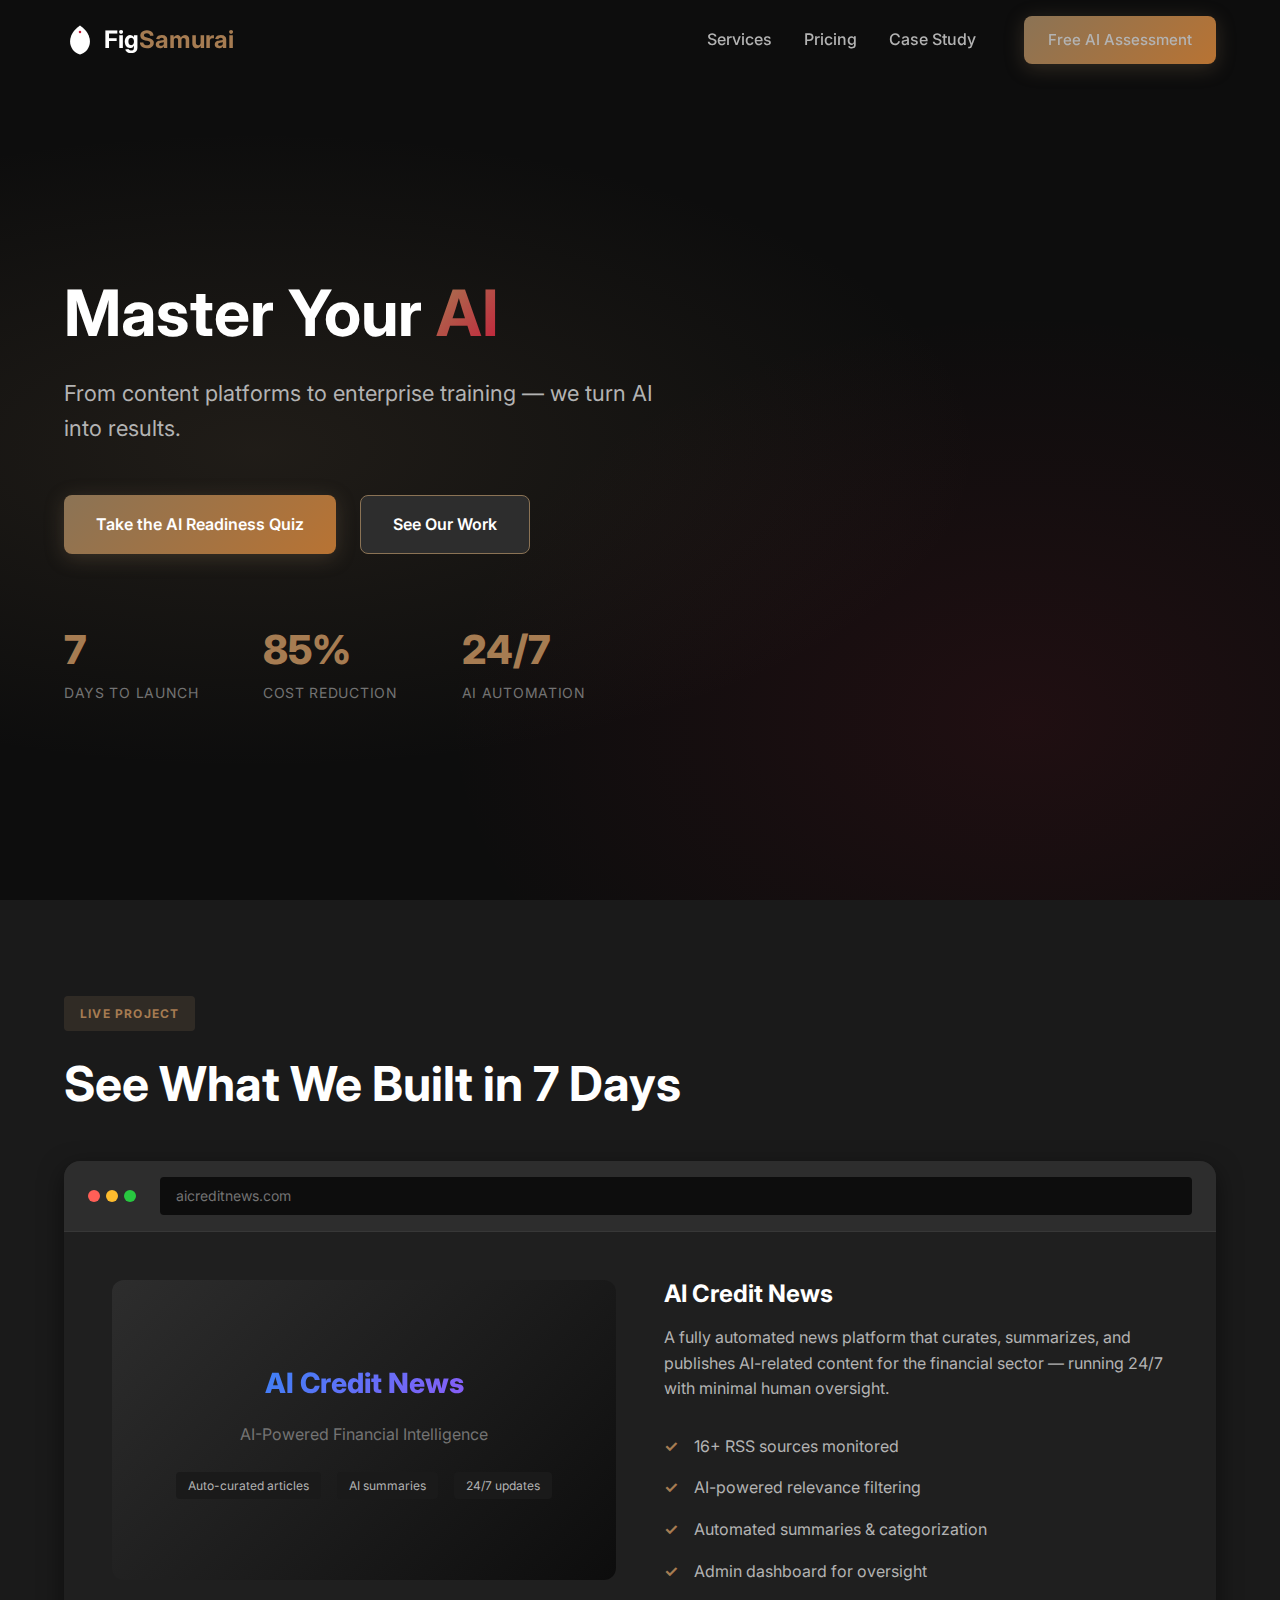
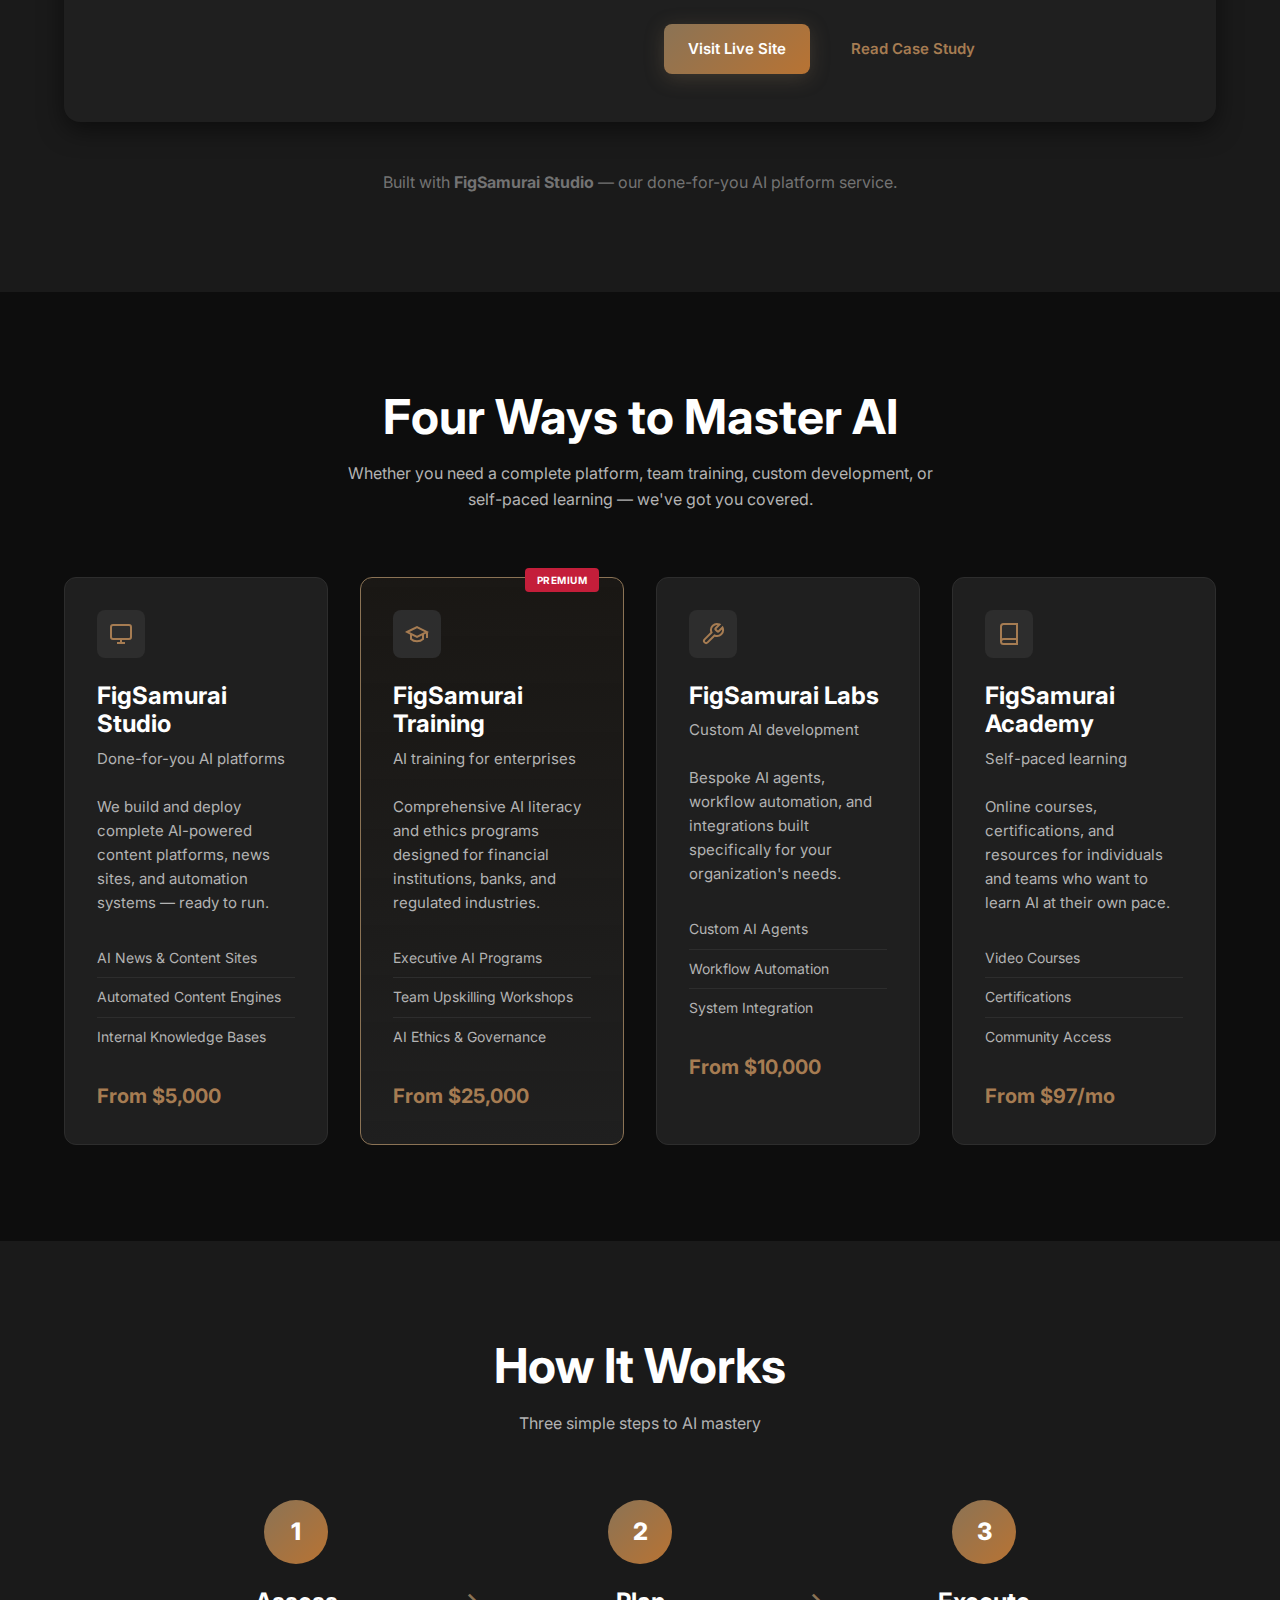
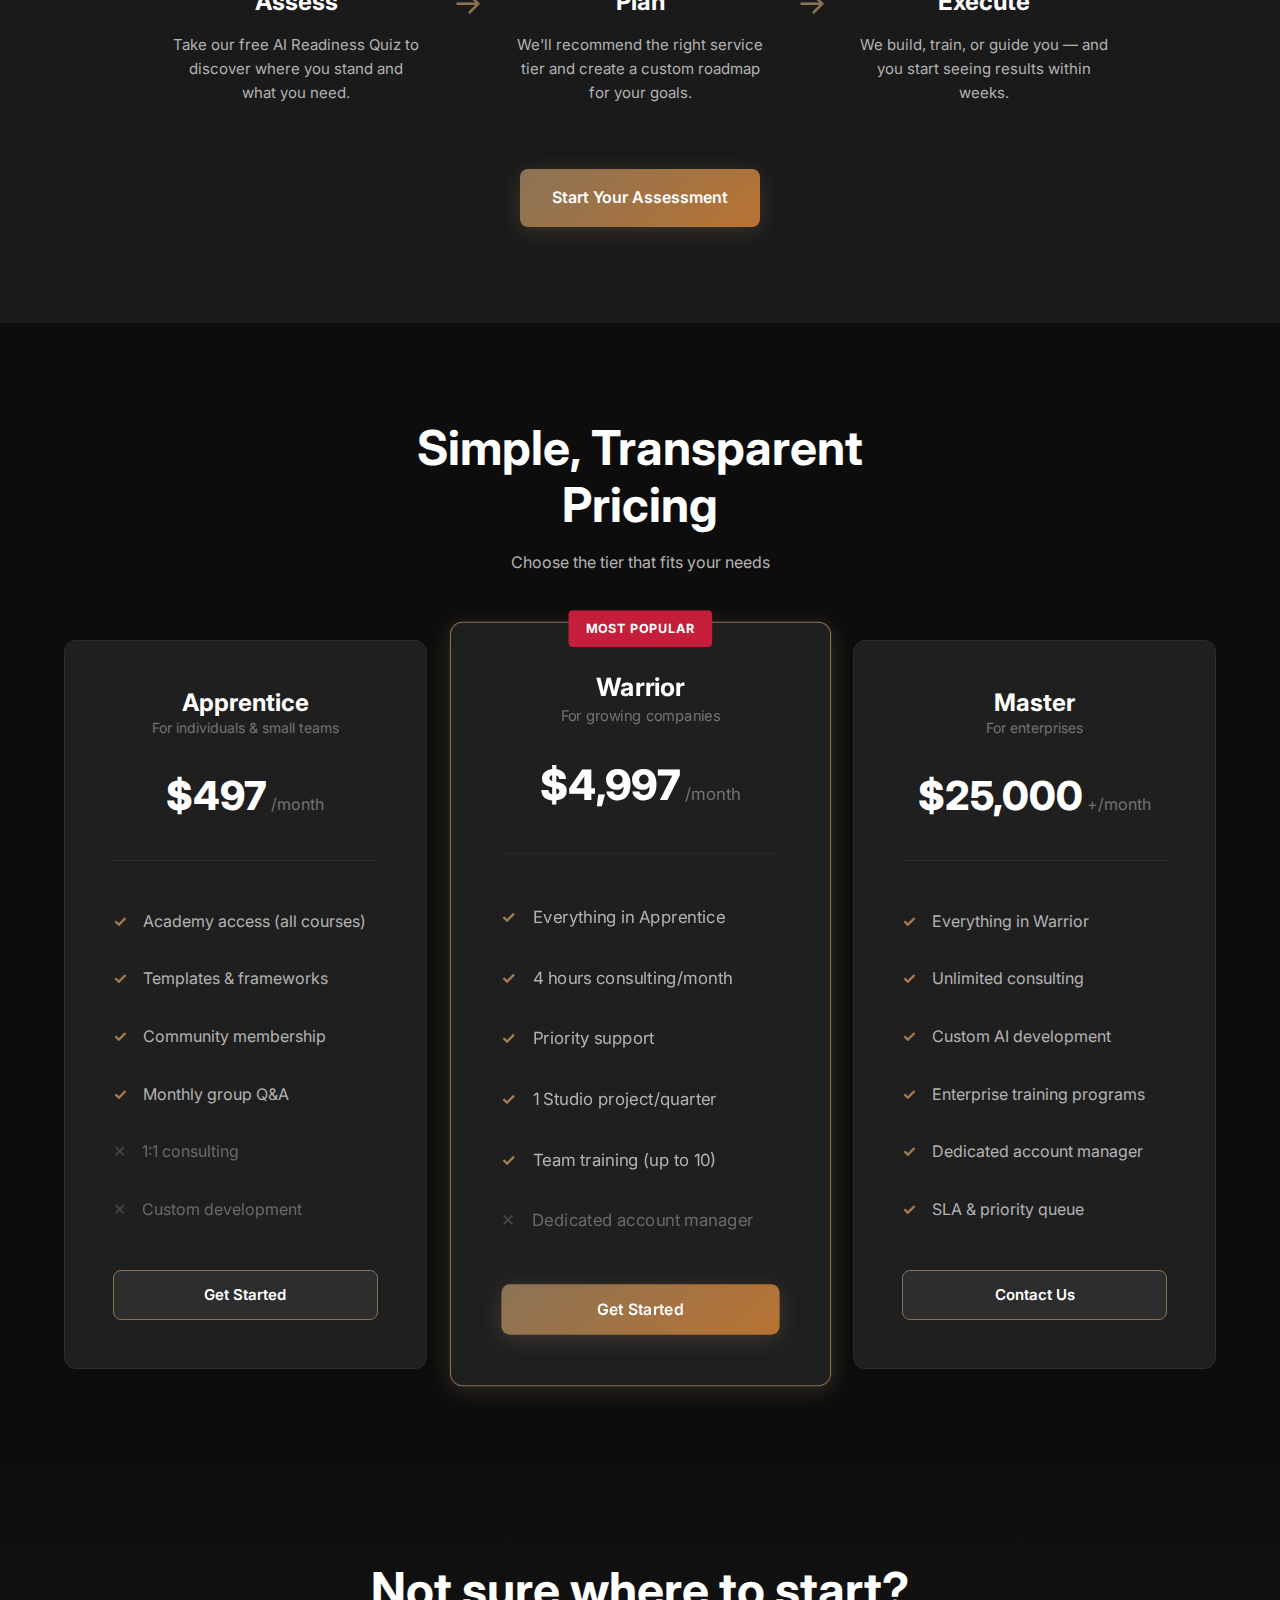
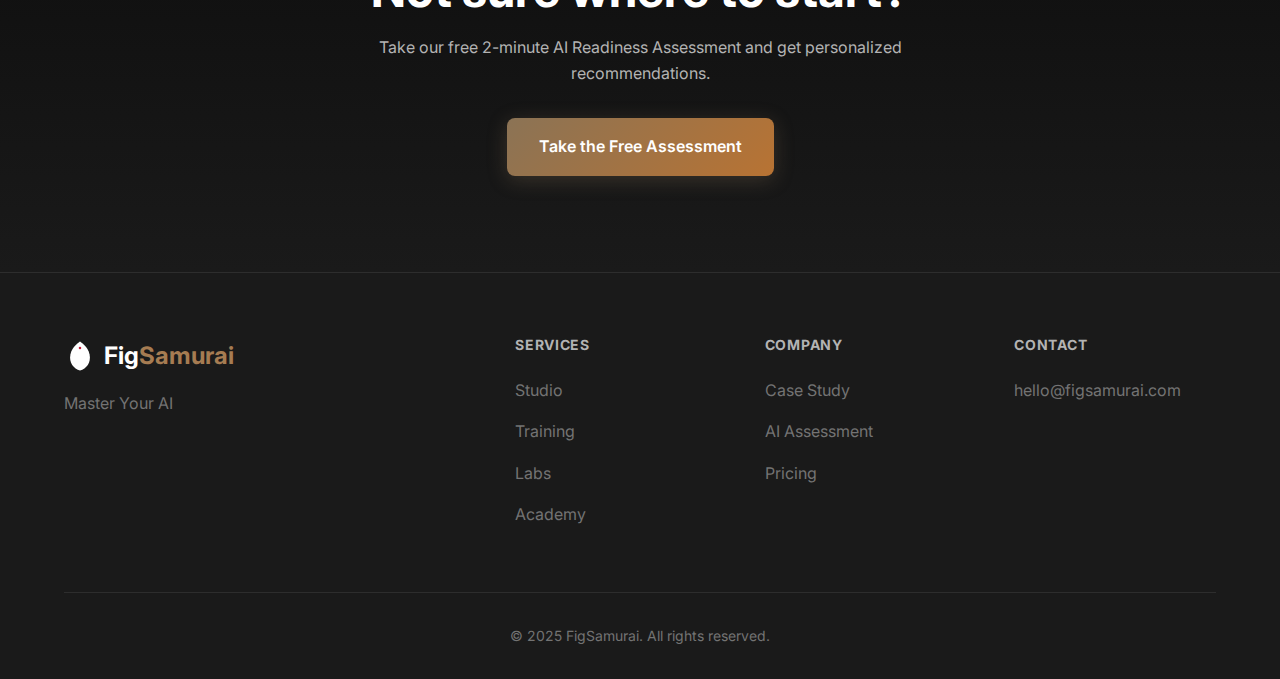
<file: index.html>
<!DOCTYPE html>
<html lang="en">
<head>
    <meta charset="UTF-8">
    <meta name="viewport" content="width=device-width, initial-scale=1.0">
    <title>FigSamurai - Master Your AI</title>
    <meta name="description" content="FigSamurai helps organizations master AI with expert guidance, custom development, training, and ready-to-deploy solutions. From content platforms to enterprise training.">
    <meta property="og:title" content="FigSamurai - Master Your AI">
    <meta property="og:description" content="From content platforms to enterprise training — we turn AI into results. Done-for-you AI platforms, custom development, and team training.">
    <meta property="og:type" content="website">
    <meta property="og:url" content="https://figsamurai.com/">
    <meta property="og:image" content="https://figsamurai.com/images/og-image.png">
    <meta name="twitter:card" content="summary_large_image">
    <meta name="twitter:title" content="FigSamurai - Master Your AI">
    <meta name="twitter:description" content="From content platforms to enterprise training — we turn AI into results.">
    <link rel="icon" type="image/svg+xml" href="favicon.svg">
    <link rel="stylesheet" href="css/styles.css">
    <link rel="preconnect" href="https://fonts.googleapis.com">
    <link rel="preconnect" href="https://fonts.gstatic.com" crossorigin>
    <link href="https://fonts.googleapis.com/css2?family=Inter:wght@300;400;500;600;700;800&display=swap" rel="stylesheet">
</head>
<body>
    <!-- Navigation -->
    <nav class="navbar">
        <div class="container">
            <a href="/" class="logo">
                <svg class="logo-icon" width="32" height="32" viewBox="0 0 100 100" fill="none">
                    <path d="M50 5C50 5 25 20 20 45C15 70 30 90 50 95C70 90 85 70 80 45C75 20 50 5 50 5Z" fill="currentColor"/>
                    <circle cx="50" cy="25" r="4" fill="#C41E3A"/>
                </svg>
                <span class="logo-text">Fig<span class="logo-highlight">Samurai</span></span>
            </a>
            <div class="nav-links">
                <a href="#services">Services</a>
                <a href="#pricing">Pricing</a>
                <a href="case-study.html">Case Study</a>
                <a href="assessment.html" class="btn btn-primary">Free AI Assessment</a>
            </div>
            <button class="mobile-menu-btn" aria-label="Menu">
                <span></span>
                <span></span>
                <span></span>
            </button>
        </div>
    </nav>

    <!-- Hero Section -->
    <section class="hero">
        <div class="container">
            <div class="hero-content">
                <h1>Master Your <span class="text-gradient">AI</span></h1>
                <p class="hero-subtitle">From content platforms to enterprise training — we turn AI into results.</p>
                <div class="hero-ctas">
                    <a href="assessment.html" class="btn btn-primary btn-large">Take the AI Readiness Quiz</a>
                    <a href="#proof" class="btn btn-secondary btn-large">See Our Work</a>
                </div>
                <div class="hero-stats">
                    <div class="stat">
                        <span class="stat-number">7</span>
                        <span class="stat-label">Days to Launch</span>
                    </div>
                    <div class="stat">
                        <span class="stat-number">85%</span>
                        <span class="stat-label">Cost Reduction</span>
                    </div>
                    <div class="stat">
                        <span class="stat-number">24/7</span>
                        <span class="stat-label">AI Automation</span>
                    </div>
                </div>
            </div>
        </div>
        <div class="hero-bg"></div>
    </section>

    <!-- Proof Section -->
    <section id="proof" class="proof-section">
        <div class="container">
            <div class="proof-badge">LIVE PROJECT</div>
            <h2>See What We Built in 7 Days</h2>
            <div class="proof-card">
                <div class="proof-browser">
                    <div class="browser-dots">
                        <span></span><span></span><span></span>
                    </div>
                    <div class="browser-url">aicreditnews.com</div>
                </div>
                <div class="proof-content">
                    <div class="proof-image">
                        <div class="proof-placeholder">
                            <div class="proof-logo">AI Credit News</div>
                            <div class="proof-tagline">AI-Powered Financial Intelligence</div>
                            <div class="proof-features">
                                <span>Auto-curated articles</span>
                                <span>AI summaries</span>
                                <span>24/7 updates</span>
                            </div>
                        </div>
                    </div>
                    <div class="proof-details">
                        <h3>AI Credit News</h3>
                        <p>A fully automated news platform that curates, summarizes, and publishes AI-related content for the financial sector — running 24/7 with minimal human oversight.</p>
                        <ul class="proof-list">
                            <li><span class="check">&#10003;</span> 16+ RSS sources monitored</li>
                            <li><span class="check">&#10003;</span> AI-powered relevance filtering</li>
                            <li><span class="check">&#10003;</span> Automated summaries & categorization</li>
                            <li><span class="check">&#10003;</span> Admin dashboard for oversight</li>
                        </ul>
                        <div class="proof-ctas">
                            <a href="https://aicreditnews.com" target="_blank" class="btn btn-primary">Visit Live Site</a>
                            <a href="case-study.html" class="btn btn-ghost">Read Case Study</a>
                        </div>
                    </div>
                </div>
            </div>
            <p class="proof-caption">Built with <strong>FigSamurai Studio</strong> — our done-for-you AI platform service.</p>
        </div>
    </section>

    <!-- Services Section -->
    <section id="services" class="services-section">
        <div class="container">
            <div class="section-header">
                <h2>Four Ways to Master AI</h2>
                <p>Whether you need a complete platform, team training, custom development, or self-paced learning — we've got you covered.</p>
            </div>
            <div class="services-grid">
                <!-- Studio -->
                <div class="service-card">
                    <div class="service-icon">
                        <svg viewBox="0 0 24 24" fill="none" stroke="currentColor" stroke-width="2">
                            <rect x="2" y="3" width="20" height="14" rx="2" ry="2"></rect>
                            <line x1="8" y1="21" x2="16" y2="21"></line>
                            <line x1="12" y1="17" x2="12" y2="21"></line>
                        </svg>
                    </div>
                    <h3>FigSamurai Studio</h3>
                    <p class="service-tagline">Done-for-you AI platforms</p>
                    <p>We build and deploy complete AI-powered content platforms, news sites, and automation systems — ready to run.</p>
                    <ul class="service-features">
                        <li>AI News & Content Sites</li>
                        <li>Automated Content Engines</li>
                        <li>Internal Knowledge Bases</li>
                    </ul>
                    <div class="service-price">From $5,000</div>
                </div>

                <!-- Training -->
                <div class="service-card featured">
                    <div class="service-badge">PREMIUM</div>
                    <div class="service-icon">
                        <svg viewBox="0 0 24 24" fill="none" stroke="currentColor" stroke-width="2">
                            <path d="M22 10v6M2 10l10-5 10 5-10 5z"></path>
                            <path d="M6 12v5c3 3 9 3 12 0v-5"></path>
                        </svg>
                    </div>
                    <h3>FigSamurai Training</h3>
                    <p class="service-tagline">AI training for enterprises</p>
                    <p>Comprehensive AI literacy and ethics programs designed for financial institutions, banks, and regulated industries.</p>
                    <ul class="service-features">
                        <li>Executive AI Programs</li>
                        <li>Team Upskilling Workshops</li>
                        <li>AI Ethics & Governance</li>
                    </ul>
                    <div class="service-price">From $25,000</div>
                </div>

                <!-- Labs -->
                <div class="service-card">
                    <div class="service-icon">
                        <svg viewBox="0 0 24 24" fill="none" stroke="currentColor" stroke-width="2">
                            <path d="M14.7 6.3a1 1 0 0 0 0 1.4l1.6 1.6a1 1 0 0 0 1.4 0l3.77-3.77a6 6 0 0 1-7.94 7.94l-6.91 6.91a2.12 2.12 0 0 1-3-3l6.91-6.91a6 6 0 0 1 7.94-7.94l-3.76 3.76z"></path>
                        </svg>
                    </div>
                    <h3>FigSamurai Labs</h3>
                    <p class="service-tagline">Custom AI development</p>
                    <p>Bespoke AI agents, workflow automation, and integrations built specifically for your organization's needs.</p>
                    <ul class="service-features">
                        <li>Custom AI Agents</li>
                        <li>Workflow Automation</li>
                        <li>System Integration</li>
                    </ul>
                    <div class="service-price">From $10,000</div>
                </div>

                <!-- Academy -->
                <div class="service-card">
                    <div class="service-icon">
                        <svg viewBox="0 0 24 24" fill="none" stroke="currentColor" stroke-width="2">
                            <path d="M4 19.5A2.5 2.5 0 0 1 6.5 17H20"></path>
                            <path d="M6.5 2H20v20H6.5A2.5 2.5 0 0 1 4 19.5v-15A2.5 2.5 0 0 1 6.5 2z"></path>
                        </svg>
                    </div>
                    <h3>FigSamurai Academy</h3>
                    <p class="service-tagline">Self-paced learning</p>
                    <p>Online courses, certifications, and resources for individuals and teams who want to learn AI at their own pace.</p>
                    <ul class="service-features">
                        <li>Video Courses</li>
                        <li>Certifications</li>
                        <li>Community Access</li>
                    </ul>
                    <div class="service-price">From $97/mo</div>
                </div>
            </div>
        </div>
    </section>

    <!-- How It Works -->
    <section class="process-section">
        <div class="container">
            <div class="section-header">
                <h2>How It Works</h2>
                <p>Three simple steps to AI mastery</p>
            </div>
            <div class="process-steps">
                <div class="process-step">
                    <div class="step-number">1</div>
                    <h3>Assess</h3>
                    <p>Take our free AI Readiness Quiz to discover where you stand and what you need.</p>
                </div>
                <div class="process-arrow">&#8594;</div>
                <div class="process-step">
                    <div class="step-number">2</div>
                    <h3>Plan</h3>
                    <p>We'll recommend the right service tier and create a custom roadmap for your goals.</p>
                </div>
                <div class="process-arrow">&#8594;</div>
                <div class="process-step">
                    <div class="step-number">3</div>
                    <h3>Execute</h3>
                    <p>We build, train, or guide you — and you start seeing results within weeks.</p>
                </div>
            </div>
            <div class="process-cta">
                <a href="assessment.html" class="btn btn-primary btn-large">Start Your Assessment</a>
            </div>
        </div>
    </section>

    <!-- Pricing Section -->
    <section id="pricing" class="pricing-section">
        <div class="container">
            <div class="section-header">
                <h2>Simple, Transparent Pricing</h2>
                <p>Choose the tier that fits your needs</p>
            </div>
            <div class="pricing-grid">
                <!-- Apprentice -->
                <div class="pricing-card">
                    <div class="pricing-header">
                        <h3>Apprentice</h3>
                        <p class="pricing-tagline">For individuals & small teams</p>
                    </div>
                    <div class="pricing-price">
                        <span class="price-amount">$497</span>
                        <span class="price-period">/month</span>
                    </div>
                    <ul class="pricing-features">
                        <li><span class="check">&#10003;</span> Academy access (all courses)</li>
                        <li><span class="check">&#10003;</span> Templates & frameworks</li>
                        <li><span class="check">&#10003;</span> Community membership</li>
                        <li><span class="check">&#10003;</span> Monthly group Q&A</li>
                        <li class="disabled"><span class="x">&#10005;</span> 1:1 consulting</li>
                        <li class="disabled"><span class="x">&#10005;</span> Custom development</li>
                    </ul>
                    <a href="assessment.html" class="btn btn-secondary btn-block">Get Started</a>
                </div>

                <!-- Warrior -->
                <div class="pricing-card featured">
                    <div class="pricing-badge">MOST POPULAR</div>
                    <div class="pricing-header">
                        <h3>Warrior</h3>
                        <p class="pricing-tagline">For growing companies</p>
                    </div>
                    <div class="pricing-price">
                        <span class="price-amount">$4,997</span>
                        <span class="price-period">/month</span>
                    </div>
                    <ul class="pricing-features">
                        <li><span class="check">&#10003;</span> Everything in Apprentice</li>
                        <li><span class="check">&#10003;</span> 4 hours consulting/month</li>
                        <li><span class="check">&#10003;</span> Priority support</li>
                        <li><span class="check">&#10003;</span> 1 Studio project/quarter</li>
                        <li><span class="check">&#10003;</span> Team training (up to 10)</li>
                        <li class="disabled"><span class="x">&#10005;</span> Dedicated account manager</li>
                    </ul>
                    <a href="assessment.html" class="btn btn-primary btn-block">Get Started</a>
                </div>

                <!-- Master -->
                <div class="pricing-card">
                    <div class="pricing-header">
                        <h3>Master</h3>
                        <p class="pricing-tagline">For enterprises</p>
                    </div>
                    <div class="pricing-price">
                        <span class="price-amount">$25,000</span>
                        <span class="price-period">+/month</span>
                    </div>
                    <ul class="pricing-features">
                        <li><span class="check">&#10003;</span> Everything in Warrior</li>
                        <li><span class="check">&#10003;</span> Unlimited consulting</li>
                        <li><span class="check">&#10003;</span> Custom AI development</li>
                        <li><span class="check">&#10003;</span> Enterprise training programs</li>
                        <li><span class="check">&#10003;</span> Dedicated account manager</li>
                        <li><span class="check">&#10003;</span> SLA & priority queue</li>
                    </ul>
                    <a href="assessment.html" class="btn btn-secondary btn-block">Contact Us</a>
                </div>
            </div>
        </div>
    </section>

    <!-- CTA Section -->
    <section class="cta-section">
        <div class="container">
            <div class="cta-content">
                <h2>Not sure where to start?</h2>
                <p>Take our free 2-minute AI Readiness Assessment and get personalized recommendations.</p>
                <a href="assessment.html" class="btn btn-primary btn-large">Take the Free Assessment</a>
            </div>
        </div>
    </section>

    <!-- Footer -->
    <footer class="footer">
        <div class="container">
            <div class="footer-grid">
                <div class="footer-brand">
                    <a href="/" class="logo">
                        <svg class="logo-icon" width="32" height="32" viewBox="0 0 100 100" fill="none">
                            <path d="M50 5C50 5 25 20 20 45C15 70 30 90 50 95C70 90 85 70 80 45C75 20 50 5 50 5Z" fill="currentColor"/>
                            <circle cx="50" cy="25" r="4" fill="#C41E3A"/>
                        </svg>
                        <span class="logo-text">Fig<span class="logo-highlight">Samurai</span></span>
                    </a>
                    <p>Master Your AI</p>
                </div>
                <div class="footer-links">
                    <h4>Services</h4>
                    <ul>
                        <li><a href="#services">Studio</a></li>
                        <li><a href="#services">Training</a></li>
                        <li><a href="#services">Labs</a></li>
                        <li><a href="#services">Academy</a></li>
                    </ul>
                </div>
                <div class="footer-links">
                    <h4>Company</h4>
                    <ul>
                        <li><a href="case-study.html">Case Study</a></li>
                        <li><a href="assessment.html">AI Assessment</a></li>
                        <li><a href="#pricing">Pricing</a></li>
                    </ul>
                </div>
                <div class="footer-links">
                    <h4>Contact</h4>
                    <ul>
                        <li><a href="mailto:hello@figsamurai.com">hello@figsamurai.com</a></li>
                    </ul>
                </div>
            </div>
            <div class="footer-bottom">
                <p>&copy; 2025 FigSamurai. All rights reserved.</p>
            </div>
        </div>
    </footer>

    <script>
        // Mobile menu toggle
        document.querySelector('.mobile-menu-btn').addEventListener('click', function() {
            document.querySelector('.nav-links').classList.toggle('active');
            this.classList.toggle('active');
        });

        // Smooth scroll for anchor links
        document.querySelectorAll('a[href^="#"]').forEach(anchor => {
            anchor.addEventListener('click', function (e) {
                e.preventDefault();
                const target = document.querySelector(this.getAttribute('href'));
                if (target) {
                    target.scrollIntoView({ behavior: 'smooth', block: 'start' });
                }
            });
        });

        // Navbar background on scroll
        window.addEventListener('scroll', function() {
            const navbar = document.querySelector('.navbar');
            if (window.scrollY > 50) {
                navbar.classList.add('scrolled');
            } else {
                navbar.classList.remove('scrolled');
            }
        });
    </script>
</body>
</html>
</file>
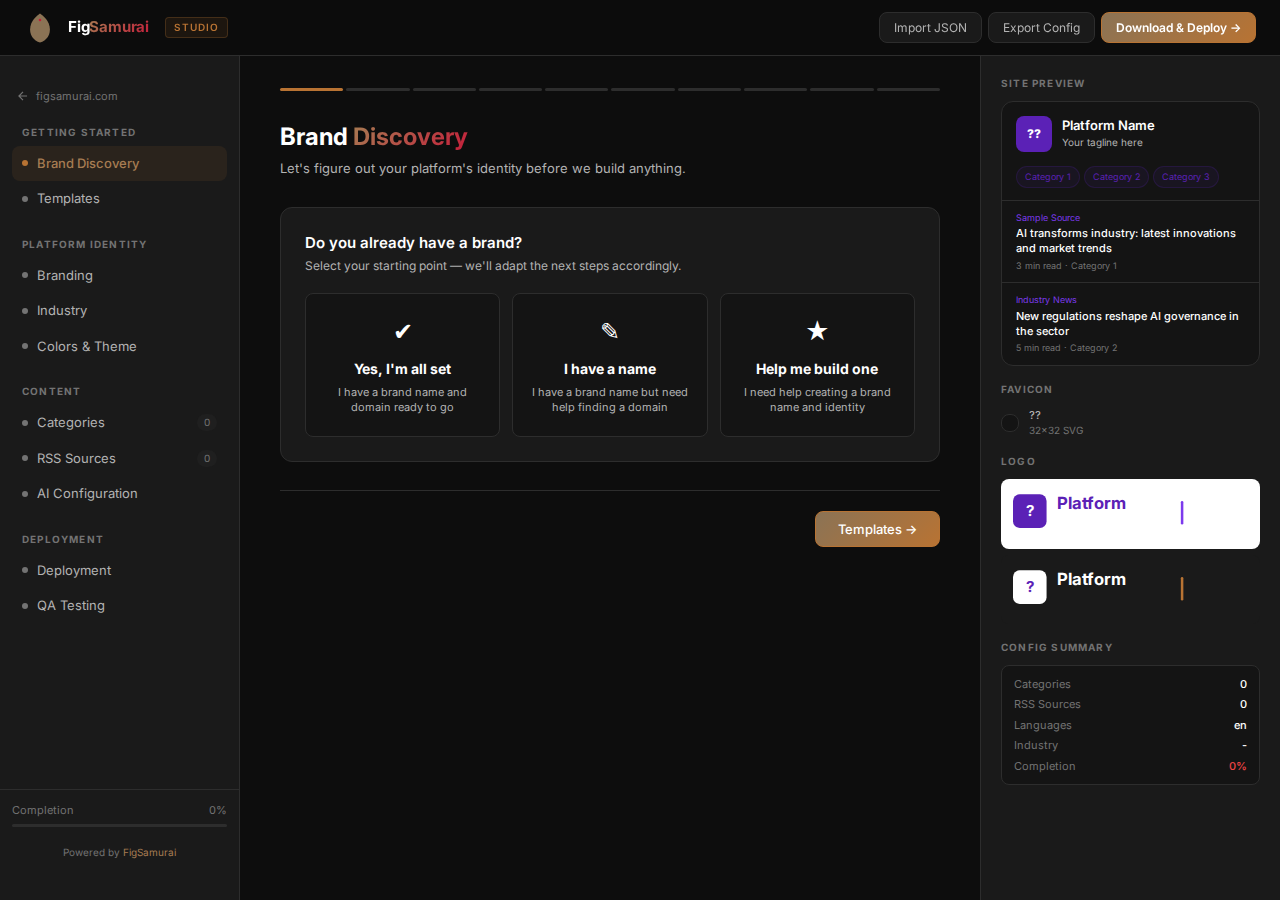
<file: fig-studio/index.html>
<!DOCTYPE html>
<html lang="en">
<head>
<meta charset="UTF-8">
<meta name="viewport" content="width=device-width, initial-scale=1.0">
<title>FigSamurai Studio — AI Platform Configurator</title>
<meta name="description" content="Configure and deploy your custom AI-powered content platform with FigSamurai Studio. Visual configurator with live preview.">
<link rel="icon" type="image/svg+xml" href="../favicon.svg">
<link rel="preconnect" href="https://fonts.googleapis.com">
<link rel="preconnect" href="https://fonts.gstatic.com" crossorigin>
<link href="https://fonts.googleapis.com/css2?family=Inter:wght@300;400;500;600;700;800&display=swap" rel="stylesheet">
<style>
*{box-sizing:border-box;margin:0;padding:0}
:root{
  --bg:#0D0D0D;--surface:#1A1A1A;--surface2:#1F1F1F;--input-bg:#141414;
  --border:#2D2D2D;--border-focus:#B87333;
  --text:#FFFFFF;--text2:#B3B3B3;--muted:#737373;
  --accent:#B87333;--accent-hover:#A67C52;--accent-bg:rgba(184,115,51,.1);
  --bronze:#8B7355;--bronze-light:#A67C52;--copper:#B87333;
  --fig-red:#C41E3A;--fig-red-dark:#9A1830;
  --cream:#F5F0E8;
  --green:#22c55e;--red:#ef4444;--orange:#f59e0b;--teal:#14b8a6;
  --radius:12px;--radius-sm:8px;
  --gradient-bronze:linear-gradient(135deg,#8B7355 0%,#B87333 100%);
  --gradient-text:linear-gradient(135deg,#A67C52 0%,#C41E3A 100%);
}
html,body{height:100%;background:var(--bg);color:var(--text);font-family:Inter,-apple-system,BlinkMacSystemFont,sans-serif;font-size:14px;line-height:1.5;overflow:hidden;-webkit-font-smoothing:antialiased}
::selection{background:var(--copper);color:white}
input,textarea,select,button{font-family:inherit}

/* ── TOPBAR ── */
.topbar{position:fixed;top:0;left:0;right:0;z-index:100;height:56px;background:rgba(13,13,13,.94);backdrop-filter:blur(20px);border-bottom:1px solid var(--border);display:flex;align-items:center;justify-content:space-between;padding:0 24px}
.topbar-brand{display:flex;align-items:center;gap:12px;font-weight:700;font-size:15px}
.topbar-brand .logo-icon{width:32px;height:32px;color:var(--bronze);flex-shrink:0}
.topbar-brand .logo-text{font-size:15px;font-weight:700;letter-spacing:-.2px}
.topbar-brand .logo-text .highlight{background:var(--gradient-text);-webkit-background-clip:text;-webkit-text-fill-color:transparent;background-clip:text}
.topbar-brand .studio-badge{font-size:10px;font-weight:600;text-transform:uppercase;letter-spacing:1px;color:var(--copper);background:var(--accent-bg);border:1px solid rgba(184,115,51,.25);border-radius:4px;padding:2px 8px;margin-left:4px}
.topbar-actions{display:flex;gap:6px}
.topbar-actions button{padding:7px 14px;border-radius:var(--radius-sm);border:1px solid var(--border);background:var(--surface);color:var(--text2);font-size:12px;cursor:pointer;transition:all .15s;white-space:nowrap}
.topbar-actions button:hover{border-color:var(--copper);color:var(--text)}
.topbar-actions .primary{background:var(--gradient-bronze);border-color:var(--copper);color:white;font-weight:600}
.topbar-actions .primary:hover{opacity:.9}

/* ── LAYOUT ── */
.layout{display:flex;margin-top:56px;height:calc(100vh - 56px)}

/* ── SIDEBAR ── */
.sidebar{width:240px;min-width:240px;background:var(--surface);border-right:1px solid var(--border);padding:20px 0;display:flex;flex-direction:column;overflow-y:auto}
.sidebar-section{padding:0 12px;margin-bottom:20px}
.sidebar-title{font-size:10px;font-weight:700;text-transform:uppercase;letter-spacing:1.2px;color:var(--muted);padding:0 10px;margin-bottom:6px}
.sidebar-item{display:flex;align-items:center;gap:9px;padding:8px 10px;border-radius:var(--radius-sm);cursor:pointer;font-size:13px;color:var(--text2);transition:all .12s;user-select:none}
.sidebar-item:hover{background:var(--surface2);color:var(--text)}
.sidebar-item.active{background:var(--accent-bg);color:var(--bronze-light);font-weight:500}
.sidebar-item .dot{width:6px;height:6px;border-radius:50%;background:var(--muted);flex-shrink:0}
.sidebar-item.active .dot{background:var(--copper)}
.sidebar-item.done .dot{background:var(--green)}
.sidebar-item .badge{margin-left:auto;font-size:10px;padding:1px 7px;border-radius:10px;background:var(--surface2);color:var(--muted)}
.sidebar-item.active .badge{background:rgba(184,115,51,.15);color:var(--bronze-light)}
.sidebar-bottom{margin-top:auto;padding:12px;border-top:1px solid var(--border)}
.completion{font-size:11px;color:var(--muted);margin-bottom:6px;display:flex;justify-content:space-between}
.completion-bar{height:3px;background:var(--border);border-radius:3px;overflow:hidden}
.completion-fill{height:100%;background:var(--gradient-bronze);border-radius:3px;transition:width .3s}

/* ── MAIN ── */
.main{flex:1;overflow-y:auto;padding:32px 40px 60px}
.main-inner{max-width:720px}
.main-header{margin-bottom:28px}
.main-header h1{font-size:24px;font-weight:700;margin-bottom:4px}
.main-header h1 .gradient{background:var(--gradient-text);-webkit-background-clip:text;-webkit-text-fill-color:transparent;background-clip:text}
.main-header p{color:var(--text2);font-size:13px}

/* progress segments */
.progress{display:flex;gap:3px;margin-bottom:28px}
.progress .seg{flex:1;height:3px;border-radius:3px;background:var(--border)}
.progress .seg.done{background:var(--green)}
.progress .seg.active{background:var(--copper)}

/* ── FORM COMPONENTS ── */
.card{background:var(--surface);border:1px solid var(--border);border-radius:var(--radius);padding:24px;margin-bottom:16px}
.card-title{font-size:15px;font-weight:600;margin-bottom:3px}
.card-desc{font-size:12px;color:var(--text2);margin-bottom:18px}
.row{display:grid;grid-template-columns:1fr 1fr;gap:14px;margin-bottom:14px}
.row.full{grid-template-columns:1fr}
.row.tri{grid-template-columns:1fr 1fr 1fr}
.field{display:flex;flex-direction:column;gap:4px}
.field label{font-size:12px;font-weight:500;color:var(--text)}
.field .hint{font-size:10px;color:var(--muted)}
.field input,.field textarea,.field select{background:var(--input-bg);border:1px solid var(--border);border-radius:var(--radius-sm);padding:9px 12px;color:var(--text);font-size:13px;outline:none;transition:border-color .15s}
.field input:focus,.field textarea:focus,.field select:focus{border-color:var(--copper)}
.field textarea{resize:vertical;min-height:72px}
.field select{cursor:pointer}
.field input[type="color"]{width:40px;height:36px;padding:2px;cursor:pointer;border-radius:var(--radius-sm)}

/* color picker group */
.color-group{display:flex;align-items:center;gap:10px;background:var(--input-bg);border:1px solid var(--border);border-radius:var(--radius-sm);padding:6px 10px}
.color-group .swatch{width:32px;height:32px;border-radius:6px;border:2px solid rgba(255,255,255,.08);flex-shrink:0;cursor:pointer;position:relative;overflow:hidden}
.color-group .swatch input{position:absolute;inset:-8px;width:calc(100% + 16px);height:calc(100% + 16px);cursor:pointer;opacity:0}
.color-group .info{display:flex;flex-direction:column}
.color-group .info .lbl{font-size:11px;color:var(--muted)}
.color-group .info input{background:none;border:none;color:var(--text);font-size:13px;font-weight:500;font-family:'SF Mono',Monaco,Consolas,monospace;padding:0;width:80px;outline:none}

/* nav buttons */
.nav-btns{display:flex;justify-content:space-between;margin-top:28px;padding-top:20px;border-top:1px solid var(--border)}
.nav-btn{padding:9px 22px;border-radius:var(--radius-sm);font-size:13px;cursor:pointer;font-weight:500;transition:all .15s;border:1px solid var(--border)}
.nav-btn.back{background:var(--surface2);color:var(--text2)}
.nav-btn.back:hover{border-color:var(--text2);color:var(--text)}
.nav-btn.next{background:var(--gradient-bronze);border-color:var(--copper);color:white}
.nav-btn.next:hover{opacity:.9}

/* ── TEMPLATE CARDS ── */
.tmpl-grid{display:grid;grid-template-columns:repeat(3,1fr);gap:12px;margin-top:16px}
.tmpl-card{background:var(--input-bg);border:1px solid var(--border);border-radius:var(--radius);padding:20px;cursor:pointer;transition:all .15s}
.tmpl-card:hover{border-color:var(--copper)}
.tmpl-card.selected{border-color:var(--copper);background:var(--accent-bg)}
.tmpl-card h4{font-size:14px;font-weight:600;margin-bottom:3px}
.tmpl-card p{font-size:11px;color:var(--text2);line-height:1.4}
.tmpl-meta{display:flex;gap:10px;margin-top:8px;font-size:10px;color:var(--muted)}
.tmpl-colors{display:flex;gap:4px;margin-top:6px}
.tmpl-colors span{width:16px;height:16px;border-radius:4px;border:1px solid rgba(255,255,255,.1)}

/* ── CATEGORY / SOURCE LIST ── */
.list-item{display:flex;align-items:center;gap:10px;background:var(--input-bg);border:1px solid var(--border);border-radius:var(--radius-sm);padding:10px 14px;margin-bottom:8px;cursor:default}
.list-item .drag{color:var(--muted);cursor:grab;font-size:14px;user-select:none}
.list-item .name{flex:1;font-size:13px;font-weight:500}
.list-item .slug{font-size:11px;color:var(--muted);font-family:monospace}
.list-item .actions{display:flex;gap:4px}
.list-btn{width:26px;height:26px;border-radius:6px;border:1px solid var(--border);background:var(--surface2);color:var(--muted);cursor:pointer;display:flex;align-items:center;justify-content:center;font-size:11px;transition:all .15s}
.list-btn:hover{border-color:var(--copper);color:var(--bronze-light)}
.list-btn.del:hover{border-color:var(--red);color:var(--red)}
.add-btn{display:flex;align-items:center;justify-content:center;gap:6px;padding:10px;border-radius:var(--radius-sm);border:1px dashed var(--border);background:transparent;color:var(--muted);font-size:12px;cursor:pointer;width:100%;transition:all .15s}
.add-btn:hover{border-color:var(--copper);color:var(--bronze-light)}

/* expandable detail */
.list-detail{background:var(--surface2);border:1px solid var(--border);border-radius:var(--radius-sm);padding:16px;margin-bottom:8px;display:none}
.list-detail.open{display:block}

/* tags */
.tags-wrap{display:flex;flex-wrap:wrap;gap:4px;min-height:32px;background:var(--input-bg);border:1px solid var(--border);border-radius:var(--radius-sm);padding:6px 8px;cursor:text}
.tags-wrap:focus-within{border-color:var(--copper)}
.tag{display:inline-flex;align-items:center;gap:4px;background:var(--accent-bg);color:var(--bronze-light);border:1px solid rgba(184,115,51,.2);border-radius:12px;padding:2px 8px;font-size:11px;white-space:nowrap}
.tag .x{cursor:pointer;opacity:.6;font-size:10px}
.tag .x:hover{opacity:1}
.tags-wrap input{background:none;border:none;color:var(--text);font-size:12px;outline:none;min-width:80px;flex:1;padding:2px}

/* ── PREVIEW PANEL ── */
.preview{width:300px;min-width:300px;background:var(--surface);border-left:1px solid var(--border);padding:20px;overflow-y:auto}
.preview-label{font-size:10px;font-weight:700;text-transform:uppercase;letter-spacing:1.2px;color:var(--muted);margin-bottom:10px;margin-top:16px}
.preview-label:first-child{margin-top:0}
.pcard{background:var(--input-bg);border:1px solid var(--border);border-radius:var(--radius);overflow:hidden;margin-bottom:12px}
.pcard-header{padding:14px;display:flex;align-items:center;gap:10px}
.pcard-header .logo-badge{width:36px;height:36px;border-radius:8px;display:flex;align-items:center;justify-content:center;font-weight:800;font-size:12px;color:white;flex-shrink:0}
.pcard-header .info h3{font-size:13px;font-weight:600;line-height:1.2}
.pcard-header .info p{font-size:10px;color:var(--text2);margin-top:1px}
.pcard-cats{padding:0 14px 12px;display:flex;flex-wrap:wrap;gap:4px}
.pchip{font-size:9px;padding:3px 8px;border-radius:12px;border:1px solid rgba(184,115,51,.2);white-space:nowrap}
.part{padding:10px 14px;border-top:1px solid var(--border)}
.part .src{font-size:9px;margin-bottom:2px}
.part .ttl{font-size:11px;font-weight:500;line-height:1.35}
.part .meta{font-size:9px;color:var(--muted);margin-top:3px}
.favicon-preview{display:flex;align-items:center;gap:10px;margin-bottom:4px}
.favicon-preview .fav-wrap{background:var(--input-bg);border:1px solid var(--border);border-radius:var(--radius-sm);padding:8px;display:inline-flex}
.favicon-preview .fav-info{font-size:11px;color:var(--text2)}
.summary-card{background:var(--input-bg);border:1px solid var(--border);border-radius:var(--radius-sm);padding:10px 12px;font-size:11px}
.summary-row{display:flex;justify-content:space-between;margin-bottom:4px}
.summary-row:last-child{margin-bottom:0}
.summary-row .k{color:var(--muted)}
.summary-row .v{font-weight:500}

/* ── TOAST ── */
.toast{position:fixed;bottom:24px;right:24px;background:var(--surface2);border:1px solid var(--border);border-radius:var(--radius-sm);padding:10px 16px;font-size:12px;color:var(--text);z-index:200;opacity:0;transform:translateY(10px);transition:all .2s;pointer-events:none}
.toast.show{opacity:1;transform:translateY(0);pointer-events:auto}
.toast.success{border-color:var(--green);color:var(--green)}

/* ── DEPLOY FILES LIST ── */
.file-list{font-size:11px;font-family:'SF Mono',Monaco,Consolas,monospace;background:var(--input-bg);border:1px solid var(--border);border-radius:var(--radius-sm);padding:10px 14px}
.file-list div{padding:2px 0;color:var(--text2)}
.file-list div::before{content:'';display:inline-block;width:6px;height:6px;border-radius:50%;background:var(--copper);margin-right:8px}

/* draft banner */
.draft-banner{background:var(--accent-bg);border:1px solid rgba(184,115,51,.3);border-radius:var(--radius-sm);padding:12px 16px;margin-bottom:20px;display:flex;align-items:center;justify-content:space-between;font-size:13px}
.draft-banner button{padding:6px 14px;border-radius:6px;border:none;cursor:pointer;font-size:12px;font-family:inherit;font-weight:500}
.draft-banner .resume{background:var(--gradient-bronze);color:white}
.draft-banner .discard{background:var(--surface2);color:var(--text2);border:1px solid var(--border)}

/* ── BACK TO SITE LINK ── */
.back-link{display:flex;align-items:center;gap:6px;padding:12px 16px;margin-bottom:8px;font-size:11px;color:var(--muted);cursor:pointer;transition:all .15s;text-decoration:none}
.back-link:hover{color:var(--bronze-light)}
.back-link svg{width:14px;height:14px}

/* ── POWERED BY ── */
.powered-by{padding:8px 12px;font-size:10px;color:var(--muted);text-align:center}
.powered-by a{color:var(--bronze-light);text-decoration:none}
.powered-by a:hover{text-decoration:underline}

/* ── BRAND DISCOVERY ── */
.brand-choices{display:grid;grid-template-columns:1fr 1fr 1fr;gap:12px;margin-top:12px}
.brand-choice{background:var(--input-bg);border:1px solid var(--border);border-radius:var(--radius-sm);padding:20px 16px;text-align:center;cursor:pointer;transition:all .15s}
.brand-choice:hover{border-color:var(--copper)}
.brand-choice.selected{border-color:var(--copper);background:var(--accent-bg)}
.brand-choice h4{font-size:14px;margin-bottom:6px}
.brand-choice p{font-size:11px;color:var(--text2);line-height:1.4}
.brand-choice .choice-icon{font-size:24px;margin-bottom:8px}
.suggestion-item{display:flex;align-items:center;gap:12px;background:var(--input-bg);border:1px solid var(--border);border-radius:var(--radius-sm);padding:12px 14px;margin-bottom:6px;cursor:pointer;transition:all .15s}
.suggestion-item:hover{border-color:var(--copper)}
.suggestion-item.selected{border-color:var(--copper);background:var(--accent-bg)}
.suggestion-item .sug-name{font-weight:600;font-size:14px;flex:1}
.suggestion-item .sug-short{font-size:11px;color:var(--muted);font-family:monospace;background:var(--surface2);padding:2px 8px;border-radius:4px}
.suggestion-item .sug-score{display:flex;align-items:center;gap:6px;font-size:11px;color:var(--muted)}
.suggestion-item .sug-dot{width:8px;height:8px;border-radius:50%}
.domain-result{display:flex;align-items:center;gap:10px;padding:8px 0;font-size:12px}
.domain-result .dr-icon{font-weight:700;font-size:14px}
.domain-result .dr-domain{font-family:monospace;color:var(--text)}
.domain-result .dr-label{color:var(--muted)}
.brand-eval{display:grid;grid-template-columns:1fr 1fr;gap:8px;margin-top:12px}
.brand-eval-item{background:var(--input-bg);border:1px solid var(--border);border-radius:var(--radius-sm);padding:10px 12px;font-size:12px}
.brand-eval-item .bei-label{color:var(--muted);font-size:10px;text-transform:uppercase;letter-spacing:.5px;margin-bottom:4px}
.brand-eval-item .bei-val{font-weight:600}

/* ── QA TESTING ── */
.qa-result{display:flex;align-items:center;gap:10px;background:var(--input-bg);border:1px solid var(--border);border-radius:var(--radius-sm);padding:10px 14px;margin-bottom:6px}
.qa-result .status{width:24px;height:24px;border-radius:50%;display:flex;align-items:center;justify-content:center;font-size:12px;font-weight:700;flex-shrink:0}
.qa-result .status.pass{background:rgba(34,197,94,.15);color:var(--green)}
.qa-result .status.warn{background:rgba(245,158,11,.15);color:var(--orange)}
.qa-result .status.fail{background:rgba(239,68,68,.15);color:var(--red)}
.qa-result .status.skipped{background:var(--surface2);color:var(--muted)}
.qa-result .status.running{background:var(--accent-bg);color:var(--copper);animation:qapulse 1s infinite}
.qa-result .test-info{flex:1}
.qa-result .test-name{font-size:13px;font-weight:500}
.qa-result .test-detail{font-size:11px;color:var(--muted);margin-top:2px}
.qa-result .test-time{font-size:11px;color:var(--muted);font-family:monospace}
.qa-score-card{text-align:center;padding:24px;margin-bottom:16px}
.qa-score-card .score-num{font-size:48px;font-weight:800}
.qa-score-card .score-label{font-size:13px;color:var(--text2);margin-top:4px}
@keyframes qapulse{0%,100%{opacity:1}50%{opacity:.5}}
</style>
</head>
<body>

<!-- TOP BAR -->
<div class="topbar">
  <div class="topbar-brand">
    <svg class="logo-icon" width="32" height="32" viewBox="0 0 100 100" fill="none">
      <path d="M50 5C50 5 25 20 20 45C15 70 30 90 50 95C70 90 85 70 80 45C75 20 50 5 50 5Z" fill="currentColor"/>
      <circle cx="50" cy="25" r="4" fill="#C41E3A"/>
    </svg>
    <span class="logo-text">Fig<span class="highlight">Samurai</span></span>
    <span class="studio-badge">Studio</span>
  </div>
  <div class="topbar-actions">
    <button onclick="importConfig()">Import JSON</button>
    <button onclick="exportConfig()">Export Config</button>
    <button class="primary" onclick="exportConfig()">Download &amp; Deploy &#8594;</button>
  </div>
</div>

<div class="layout">
  <!-- SIDEBAR -->
  <div class="sidebar" id="sidebar"></div>

  <!-- MAIN -->
  <div class="main"><div class="main-inner" id="main"></div></div>

  <!-- PREVIEW -->
  <div class="preview" id="preview"></div>
</div>

<div class="toast" id="toast"></div>

<script>
// ============================================
// STATE
// ============================================
const SECTIONS = [
  {id:'brand-discovery',label:'Brand Discovery',icon:''},
  {id:'templates',label:'Templates',icon:''},
  {id:'branding',label:'Branding',icon:''},
  {id:'industry',label:'Industry',icon:''},
  {id:'colors',label:'Colors & Theme',icon:''},
  {id:'categories',label:'Categories',icon:''},
  {id:'sources',label:'RSS Sources',icon:''},
  {id:'ai',label:'AI Configuration',icon:''},
  {id:'deploy',label:'Deployment',icon:''},
  {id:'qa',label:'QA Testing',icon:''}
];

const state = {
  name:'',shortName:'',tagline:'',description:'',domain:'',
  industry:'',industryDescription:'',
  colors:{primary:'#5b21b6',accent:'#7c3aed',primaryDark:'#4c1d95'},
  categories:[],
  sources:[],
  aiRelevanceCriteria:'',aiFilterQuestion:'',
  locale:{primary:'en',secondary:''},
  adminEmail:'',
  brand:{hasBrand:'',nicheDescription:'',suggestions:[],selectedSuggestion:-1,domainChecks:{}},
  qa:{targetUrl:'',running:false,results:[],overallScore:0},
  _ui:{section:0,expandedCat:-1,expandedSrc:-1}
};

// ============================================
// TEMPLATES (from replicate.js)
// ============================================
const TEMPLATES = {
  'ai-credit-news':{
    name:'AI Credit News',shortName:'ACN',
    tagline:'AI Insights for Credit & Finance',
    description:'Curated news on AI in credit scoring, lending, fraud detection, and banking.',
    domain:'aicreditnews.com',industry:'credit, banking & financial services',
    industryDescription:'AI applications in credit scoring, risk management, fraud detection, income verification, lending automation, banking technology, and financial regulation',
    colors:{primary:'#5b21b6',accent:'#7c3aed',primaryDark:'#4c1d95'},
    categories:[
      {name:'Credit Scoring',slug:'credit-scoring',description:'Machine learning models for creditworthiness assessment, risk scoring, and credit decisions',topics:['Alternative data scoring','ML credit models','Risk assessment','Creditworthiness'],keywords:['credit score','FICO','underwriting','risk model','creditworthiness'],players:['Zest AI','Upstart','Nova Credit','Scienaptic','Experian','FICO']},
      {name:'Fraud Detection',slug:'fraud-detection',description:'AI systems for detecting and preventing financial fraud',topics:['Transaction monitoring','Identity verification','Anti-money laundering','Behavioral analytics'],keywords:['fraud','AML','KYC','identity','transaction monitoring'],players:['Featurespace','Feedzai','Sardine','Unit21','ComplyAdvantage']},
      {name:'Income & Employment',slug:'income-employment',description:'AI for income verification, cash flow analysis, affordability, and capacity to pay',topics:['Income verification','Cash flow analysis','Employment verification','Affordability assessment'],keywords:['income','employment','verification','cash flow','affordability','capacity to pay'],players:['Plaid','Argyle','Pinwheel','Truework']},
      {name:'Regulatory & Compliance',slug:'regulatory-compliance',description:'AI governance, fair lending requirements, explainability, and regulatory compliance',topics:['RegTech automation','Fair lending','AI explainability','Compliance monitoring'],keywords:['compliance','regulation','regtech','fair lending','explainability','CFPB'],players:['ComplyAdvantage','Hummingbird','Ascent RegTech','Behavox']},
      {name:'Lending Automation',slug:'lending-automation',description:'AI-powered lending decisions, underwriting, and loan processing',topics:['Automated underwriting','Loan processing','Decision engines','Digital lending'],keywords:['underwriting','lending','loan','origination','automation','decision engine'],players:['Blend','Better.com','Figure','Pagaya','Upstart']}
    ],
    sources:[
      // Core AI & Fintech
      {name:'TechCrunch AI',url:'https://techcrunch.com/category/artificial-intelligence/feed/',language:'en'},
      {name:'VentureBeat AI',url:'https://venturebeat.com/category/ai/feed/',language:'en'},
      {name:'MIT Technology Review',url:'https://www.technologyreview.com/feed/',language:'en'},
      {name:'Fintech Futures',url:'https://www.fintechfutures.com/feed/',language:'en'},
      {name:'TechCrunch Fintech',url:'https://techcrunch.com/category/fintech/feed/',language:'en'},
      // Banking & Finance
      {name:'Finextra',url:'https://www.finextra.com/rss/headlines.aspx',language:'en'},
      {name:'American Banker',url:'https://www.americanbanker.com/feed',language:'en'},
      {name:'Banking Dive',url:'https://www.bankingdive.com/feeds/news/',language:'en'},
      {name:'Payments Dive',url:'https://www.paymentsdive.com/feeds/news/',language:'en'},
      {name:'The Financial Brand',url:'https://thefinancialbrand.com/feed/',language:'en'},
      // Risk & Lending
      {name:'Risk.net',url:'https://www.risk.net/rss/risk-management',language:'en'},
      {name:'National Mortgage News',url:'https://www.nationalmortgagenews.com/feed',language:'en'},
      {name:'Housing Wire',url:'https://www.housingwire.com/feed/',language:'en'},
      {name:'Auto Finance News',url:'https://www.autofinancenews.net/feed/',language:'en'},
      // Credit Bureau & Data Providers
      {name:'Experian Insights',url:'https://www.experian.com/blogs/insights/feed/',language:'en'},
      {name:'FICO Blog',url:'https://www.fico.com/blogs/feed/',language:'en'},
      {name:'TransUnion Blog',url:'https://www.transunion.com/blog/rss',language:'en'},
      {name:'Equifax Insights',url:'https://www.equifax.com/insights/feed/',language:'en'},
      // Income & Employment Verification
      {name:'Plaid Blog',url:'https://plaid.com/blog/feed/',language:'en'},
      {name:'Argyle Blog',url:'https://argyle.com/blog/rss.xml',language:'en'},
      {name:'Pinwheel Blog',url:'https://www.pinwheelapi.com/blog/rss.xml',language:'en'},
      // Consulting & Research
      {name:'McKinsey Financial Services',url:'https://www.mckinsey.com/industries/financial-services/our-insights/rss.xml',language:'en'},
      {name:'Deloitte Financial Services',url:'https://www2.deloitte.com/content/dam/insights/us/rss/financial-services.xml',language:'en'},
      {name:'Oliver Wyman Insights',url:'https://www.oliverwyman.com/our-expertise/insights.rss.xml',language:'en'},
      {name:'CB Insights',url:'https://www.cbinsights.com/research/feed/',language:'en'},
      // Additional Fintech
      {name:'Finovate',url:'https://finovate.com/feed/',language:'en'},
      {name:'Bank Automation News',url:'https://bankautomationnews.com/feed/',language:'en'},
      {name:'PaymentsJournal',url:'https://paymentsjournal.com/feed/',language:'en'},
      {name:'The Fintech Times',url:'https://thefintechtimes.com/feed/',language:'en'},
      {name:'Accenture Banking Blog',url:'https://bankingblog.accenture.com/feed/',language:'en'},
      {name:'PYMNTS',url:'https://www.pymnts.com/feed/',language:'en'},
      {name:'The Paypers',url:'https://thepaypers.com/rss',language:'en'},
      {name:'Crowdfund Insider',url:'https://www.crowdfundinsider.com/feed/',language:'en'},
      {name:'Fintech Magazine',url:'https://fintechmagazine.com/rss/feed',language:'en'},
      {name:'This Week in Fintech',url:'https://www.thisweekinfintech.com/feed/',language:'en'},
      {name:'FF News',url:'https://ffnews.com/feed/',language:'en'},
      {name:'Tech.eu',url:'https://tech.eu/feed/',language:'en'},
      {name:'Bank Innovation',url:'https://bankinnovation.net/feed/',language:'en'},
      {name:'Financial News London',url:'https://www.fnlondon.com/rss',language:'en'},
      // Premium Business Publications
      {name:'Forbes AI',url:'https://www.forbes.com/ai/feed/',language:'en'},
      {name:'Forbes Fintech',url:'https://www.forbes.com/fintech/feed/',language:'en'},
      {name:'Harvard Business Review',url:'https://hbr.org/topic/subject/technology.rss',language:'en'},
      {name:'Bloomberg Technology',url:'https://www.bloomberg.com/feeds/technology.rss',language:'en'},
      {name:'WSJ Tech',url:'https://feeds.a.dj.com/rss/RSSWSJD.xml',language:'en'},
      {name:'Reuters Technology',url:'https://www.reuters.com/technology/rss',language:'en'},
      {name:'Business Insider Finance',url:'https://www.businessinsider.com/finance/feed',language:'en'},
      // AI Company Blogs
      {name:'Google AI Blog',url:'https://ai.googleblog.com/feeds/posts/default',language:'en'},
      {name:'OpenAI Blog',url:'https://openai.com/blog/rss.xml',language:'en'},
      {name:'Anthropic Blog',url:'https://www.anthropic.com/rss.xml',language:'en'},
      // Banking Industry
      {name:'ABA Banking Journal',url:'https://bankingjournal.aba.com/feed/',language:'en'},
      {name:'Credit Union Times',url:'https://www.cutimes.com/feed/',language:'en'},
      {name:'BAI Banking Strategies',url:'https://www.bai.org/banking-strategies/feed/',language:'en'},
      // Spanish Language Sources
      {name:'BBVA Noticias',url:'https://www.bbva.com/es/feed/',language:'es'},
      {name:'El Economista Fintech',url:'https://www.eleconomista.es/rss/rss-fintech.php',language:'es'},
      {name:'Finanzas.com',url:'https://www.finanzas.com/rss/',language:'es'},
      {name:'iupana (Fintech LATAM)',url:'https://iupana.com/feed/',language:'es'},
      {name:'Fintech News Mexico',url:'https://fintechnews.mx/feed/',language:'es'},
      {name:'Dinero Colombia',url:'https://www.dinero.com/rss/finanzas.xml',language:'es'},
      {name:'Forbes Mexico Tech',url:'https://www.forbes.com.mx/tecnologia/feed/',language:'es'},
      {name:'Am\u00e9rica Econom\u00eda Finanzas',url:'https://www.americaeconomia.com/rss/finanzas.xml',language:'es'}
    ],
    aiRelevanceCriteria:'Articles must be about the INTERSECTION of AI/ML AND credit/banking/finance. Score 7-10: Directly about AI in credit scoring, banking automation, fintech AI. Score 4-6: Related but tangential (general fintech, banking trends mentioning AI). Score 0-3: Not relevant (general AI without finance, or finance without AI). Approval threshold: score >= 6.',
    aiFilterQuestion:'Is this article likely about AI/ML in credit, banking, or financial services?',
    locale:{primary:'en',secondary:'es'},adminEmail:'admin@aicreditnews.com'
  },
  'ai-healthcare':{
    name:'AI Health Digest',shortName:'AHD',
    tagline:'AI-powered insights for healthcare & medical innovation',
    description:'Curated news on AI in healthcare, medical imaging, drug discovery, clinical trials, and health tech.',
    domain:'aihealthdigest.com',industry:'healthcare',
    industryDescription:'AI applications in healthcare, medical technology, drug discovery, clinical operations, and health data analytics',
    colors:{primary:'#0e7490',accent:'#059669',primaryDark:'#0c4a5e'},
    categories:[
      {name:'Medical Imaging',slug:'medical-imaging',description:'AI in radiology, pathology, and diagnostic imaging',topics:['Computer vision in radiology','AI-assisted diagnosis','Medical image segmentation'],keywords:['radiology','CT scan','MRI','pathology','diagnostic AI'],players:['Aidoc','Viz.ai','Paige AI','Tempus']},
      {name:'Drug Discovery',slug:'drug-discovery',description:'AI-driven pharmaceutical research and development',topics:['Molecule design','Clinical trial optimization','Target identification'],keywords:['pharma','drug development','clinical trials','molecule'],players:['Insilico Medicine','Recursion','Atomwise','BenevolentAI']},
      {name:'Clinical Operations',slug:'clinical-operations',description:'AI in hospital management, workflow, and patient care',topics:['Hospital workflow automation','Patient scheduling','EHR optimization'],keywords:['EHR','hospital','clinical workflow','patient care'],players:['Epic Systems','Cerner','Olive AI','Notable Health']},
      {name:'Health Data & Analytics',slug:'health-data',description:'Healthcare data analysis, population health, and predictive analytics',topics:['Population health management','Predictive analytics','Health data interoperability'],keywords:['health data','FHIR','interoperability','predictive'],players:['Flatiron Health','Datavant','Health Catalyst','Innovaccer']},
      {name:'Digital Health',slug:'digital-health',description:'Telemedicine, wearables, and consumer health technology',topics:['Remote patient monitoring','Wearable health tech','Mental health apps'],keywords:['telehealth','wearables','digital therapeutics','mental health'],players:['Teladoc','Amwell','Livongo','Headspace']},
      {name:'Regulatory & Ethics',slug:'regulatory-ethics',description:'Healthcare AI regulation, compliance, and ethical considerations',topics:['FDA AI/ML regulations','Healthcare data privacy','AI bias in medicine'],keywords:['FDA','HIPAA','regulation','ethics','bias'],players:['FDA','WHO','AMA','NICE']}
    ],
    sources:[
      {name:'STAT News',url:'https://www.statnews.com/feed/',language:'en'},
      {name:'Healthcare IT News',url:'https://www.healthcareitnews.com/feed',language:'en'},
      {name:'Fierce Healthcare',url:'https://www.fiercehealthcare.com/rss/xml',language:'en'},
      {name:'MedCity News',url:'https://medcitynews.com/feed/',language:'en'},
      {name:'Healthcare Dive',url:'https://www.healthcaredive.com/feeds/news/',language:'en'},
      {name:'Mobihealthnews',url:'https://www.mobihealthnews.com/feed',language:'en'}
    ],
    aiRelevanceCriteria:'AI, machine learning, or data science applications in healthcare, medicine, pharma, clinical operations, health tech, medical devices, or health data analytics',
    aiFilterQuestion:'Is this article likely about AI/ML applications in healthcare, medicine, or health technology?',
    locale:{primary:'en',secondary:'es'},adminEmail:'admin@aihealthdigest.com'
  },
  'ai-realestate':{
    name:'AI Property Intel',shortName:'API',
    tagline:'AI-powered insights for real estate & property technology',
    description:'Curated news on AI in real estate, property valuation, smart buildings, and proptech.',
    domain:'aipropertyintel.com',industry:'real estate',
    industryDescription:'AI applications in real estate, property technology, smart buildings, valuation, and real estate finance',
    colors:{primary:'#1e40af',accent:'#b45309',primaryDark:'#1e3a5f'},
    categories:[
      {name:'Property Valuation',slug:'property-valuation',description:'AI-powered appraisal and property valuation',topics:['Automated valuation models','Comparable analysis','Market prediction'],keywords:['AVM','appraisal','property value','pricing'],players:['Zillow','HouseCanary','CoreLogic','ATTOM']},
      {name:'Smart Buildings',slug:'smart-buildings',description:'AI in building management, energy, and occupant experience',topics:['Building automation','Energy optimization','Occupancy analytics'],keywords:['IoT','building management','energy','smart home'],players:['Honeywell','Johnson Controls','Siemens','Schneider Electric']},
      {name:'PropTech',slug:'proptech',description:'Property technology startups and innovation',topics:['Real estate platforms','Virtual tours','Transaction automation'],keywords:['proptech','startup','innovation','platform'],players:['Opendoor','Matterport','Compass','Redfin']},
      {name:'Investment & Finance',slug:'investment-finance',description:'AI in real estate investing, mortgage, and finance',topics:['Investment analytics','Mortgage automation','Risk assessment'],keywords:['REIT','mortgage','investment','underwriting'],players:['Fundrise','Blend','Roofstock','Better.com']},
      {name:'Market Analytics',slug:'market-analytics',description:'AI-driven real estate market analysis and forecasting',topics:['Market trends','Demand forecasting','Location intelligence'],keywords:['market analysis','forecast','trends','data'],players:['Reonomy','Cherre','Placer.ai','SiteSeer']}
    ],
    sources:[
      {name:'Inman',url:'https://www.inman.com/feed/',language:'en'},
      {name:'GlobeSt',url:'https://www.globest.com/feed/',language:'en'},
      {name:'Propmodo',url:'https://www.propmodo.com/feed/',language:'en'},
      {name:'The Real Deal',url:'https://therealdeal.com/feed/',language:'en'}
    ],
    aiRelevanceCriteria:'AI, machine learning, or data science applications in real estate, property technology, smart buildings, valuation, investment, or market analytics',
    aiFilterQuestion:'Is this article likely about AI/ML applications in real estate or property technology?',
    locale:{primary:'en'},adminEmail:'admin@aipropertyintel.com'
  }
};

// ============================================
// UTILITIES
// ============================================
function slugify(t){return t.toLowerCase().replace(/[^a-z0-9]+/g,'-').replace(/^-|-$/g,'')}
function darkenHex(hex,p){hex=hex.replace('#','');const r=Math.max(0,parseInt(hex.substr(0,2),16)-p),g=Math.max(0,parseInt(hex.substr(2,2),16)-p),b=Math.max(0,parseInt(hex.substr(4,2),16)-p);return'#'+[r,g,b].map(c=>c.toString(16).padStart(2,'0')).join('')}
function debounce(fn,ms){let t;return(...a)=>{clearTimeout(t);t=setTimeout(()=>fn(...a),ms)}}

function toast(msg,type){const t=document.getElementById('toast');t.textContent=msg;t.className='toast show'+(type?' '+type:'');setTimeout(()=>t.className='toast',2500)}

function faviconSvg(c){
  const sn=c.shortName||'?',ac=c.colors?.accent||'#B87333';
  return `<svg xmlns="http://www.w3.org/2000/svg" viewBox="0 0 32 32"><rect width="32" height="32" rx="6" fill="#000"/><text x="16" y="22" font-family="Inter,-apple-system,sans-serif" font-size="14" font-weight="700" fill="white" text-anchor="middle">${sn}</text><circle cx="26" cy="6" r="3" fill="${ac}"/></svg>`;
}
function logoSvg(c,variant){
  const nm=c.name||'Platform';const parts=nm.split(' ');
  const l1=parts.slice(0,Math.ceil(parts.length/2)).join(' ');
  const l2=parts.slice(Math.ceil(parts.length/2)).join(' ');
  const bg=variant==='dark'?'white':(c.colors?.primary||'#5b21b6');
  const txt=variant==='dark'?'white':(c.colors?.primary||'#5b21b6');
  const btxt=variant==='dark'?(c.colors?.primary||'#5b21b6'):'white';
  const ac=variant==='dark'?'#B87333':(c.colors?.accent||'#B87333');
  const sn=c.shortName||'?';
  return `<svg xmlns="http://www.w3.org/2000/svg" viewBox="0 0 280 48" fill="none"><rect x="0" y="4" width="40" height="40" rx="8" fill="${bg}"/><text x="20" y="30" font-family="Inter,-apple-system,sans-serif" font-size="18" font-weight="700" fill="${btxt}" text-anchor="middle">${sn}</text><text x="52" y="22" font-family="Inter,-apple-system,sans-serif" font-size="20" font-weight="700" fill="${txt}">${l1}</text><text x="52" y="42" font-family="Inter,-apple-system,sans-serif" font-size="20" font-weight="700" fill="${txt}">${l2}</text><rect x="200" y="12" width="3" height="28" rx="1.5" fill="${ac}"/></svg>`;
}

function getCompletion(){
  let score=0;
  if(state.brand&&state.brand.hasBrand)score+=10;
  if(state.name&&state.shortName&&state.tagline)score+=15;
  if(state.industry&&state.industryDescription)score+=10;
  if(state.colors.primary!=='#5b21b6')score+=10;
  if(state.categories.length>0&&state.categories.some(c=>c.name&&c.slug&&c.description))score+=20;
  if(state.sources.length>0&&state.sources.some(s=>s.name&&s.url))score+=15;
  if(state.aiRelevanceCriteria&&state.aiFilterQuestion)score+=10;
  if(state.domain&&state.adminEmail)score+=10;
  return score;
}

const saveDraft=debounce(()=>{
  try{localStorage.setItem('fig-studio-draft',JSON.stringify(state))}catch(e){}
},500);

function loadDraft(){
  try{
    // Migrate from old key
    const old=localStorage.getItem('figsamurai-studio-draft');
    if(old&&!localStorage.getItem('fig-studio-draft')){
      localStorage.setItem('fig-studio-draft',old);
      localStorage.removeItem('figsamurai-studio-draft');
    }
    const d=localStorage.getItem('fig-studio-draft');
    if(d){
      const p=JSON.parse(d);
      Object.assign(state,p);
      // Ensure new fields exist for old drafts
      if(!state.brand)state.brand={hasBrand:'',nicheDescription:'',suggestions:[],selectedSuggestion:-1,domainChecks:{}};
      if(!state.qa)state.qa={targetUrl:'',running:false,results:[],overallScore:0};
      state._ui={section:0,expandedCat:-1,expandedSrc:-1};
      return true;
    }
  }catch(e){}
  return false;
}

// ============================================
// RENDERERS
// ============================================
function renderSidebar(){
  const el=document.getElementById('sidebar');
  const comp=getCompletion();
  el.innerHTML=`
    <a href="../" class="back-link">
      <svg viewBox="0 0 24 24" fill="none" stroke="currentColor" stroke-width="2"><path d="M19 12H5M12 19l-7-7 7-7"/></svg>
      figsamurai.com
    </a>
    <div class="sidebar-section">
      <div class="sidebar-title">Getting Started</div>
      ${sidebarItem(0)}${sidebarItem(1)}
    </div>
    <div class="sidebar-section">
      <div class="sidebar-title">Platform Identity</div>
      ${sidebarItem(2)}${sidebarItem(3)}${sidebarItem(4)}
    </div>
    <div class="sidebar-section">
      <div class="sidebar-title">Content</div>
      ${sidebarItem(5,state.categories.length)}${sidebarItem(6,state.sources.length)}${sidebarItem(7)}
    </div>
    <div class="sidebar-section">
      <div class="sidebar-title">Deployment</div>
      ${sidebarItem(8)}${sidebarItem(9)}
    </div>
    <div class="sidebar-bottom">
      <div class="completion"><span>Completion</span><span>${comp}%</span></div>
      <div class="completion-bar"><div class="completion-fill" style="width:${comp}%"></div></div>
      <div class="powered-by" style="margin-top:10px">Powered by <a href="../">FigSamurai</a></div>
    </div>
  `;
}

function sidebarItem(i,badge){
  const s=SECTIONS[i];
  const active=state._ui.section===i?'active':'';
  const done=isSectionDone(i)?'done':'';
  const b=badge!==undefined?`<span class="badge">${badge}</span>`:'';
  return `<div class="sidebar-item ${active} ${done}" onclick="goTo(${i})"><span class="dot"></span>${s.label}${b}</div>`;
}

function isSectionDone(i){
  switch(i){
    case 0:return !!(state.brand&&state.brand.hasBrand);
    case 1:return state.name!=='';
    case 2:return !!(state.name&&state.shortName&&state.tagline);
    case 3:return !!(state.industry&&state.industryDescription);
    case 4:return state.colors.primary!=='#5b21b6';
    case 5:return state.categories.length>0;
    case 6:return state.sources.length>0;
    case 7:return !!(state.aiRelevanceCriteria&&state.aiFilterQuestion);
    case 8:return !!(state.domain&&state.adminEmail);
    case 9:return false;
  }
  return false;
}

function goTo(i){
  state._ui.section=i;
  renderAll();
}

function renderProgress(){
  return '<div class="progress">'+SECTIONS.map((_,i)=>{
    const cls=i<state._ui.section?'done':i===state._ui.section?'active':'';
    return `<div class="seg ${cls}"></div>`;
  }).join('')+'</div>';
}

// ── Section renderers ──
function renderSection(){
  const i=state._ui.section;
  const s=SECTIONS[i];
  let html=renderProgress();

  switch(i){
    case 0:html+=renderBrandDiscovery();break;
    case 1:html+=renderTemplates();break;
    case 2:html+=renderBranding();break;
    case 3:html+=renderIndustry();break;
    case 4:html+=renderColors();break;
    case 5:html+=renderCategories();break;
    case 6:html+=renderSources();break;
    case 7:html+=renderAI();break;
    case 8:html+=renderDeploy();break;
    case 9:html+=renderQA();break;
  }

  // Nav buttons
  html+='<div class="nav-btns">';
  if(i>0)html+=`<button class="nav-btn back" onclick="goTo(${i-1})">&larr; ${SECTIONS[i-1].label}</button>`;
  else html+='<div></div>';
  if(i<SECTIONS.length-1)html+=`<button class="nav-btn next" onclick="goTo(${i+1})">${SECTIONS[i+1].label} &rarr;</button>`;
  else html+=`<button class="nav-btn next" onclick="exportConfig()">Download Config &darr;</button>`;
  html+='</div>';

  document.getElementById('main').innerHTML=html;
  bindInputs();
}

// ── Brand Discovery ──
function renderBrandDiscovery(){
  const bd=state.brand;
  let html=`<div class="main-header"><h1>Brand <span class="gradient">Discovery</span></h1><p>Let's figure out your platform's identity before we build anything.</p></div>`;

  // Step 1: Do you have a brand?
  html+=`<div class="card">
    <div class="card-title">Do you already have a brand?</div>
    <div class="card-desc">Select your starting point — we'll adapt the next steps accordingly.</div>
    <div class="brand-choices">
      <div class="brand-choice ${bd.hasBrand==='yes-full'?'selected':''}" onclick="setBrandStatus('yes-full')">
        <div class="choice-icon">&#10004;</div>
        <h4>Yes, I'm all set</h4>
        <p>I have a brand name and domain ready to go</p>
      </div>
      <div class="brand-choice ${bd.hasBrand==='yes-name-only'?'selected':''}" onclick="setBrandStatus('yes-name-only')">
        <div class="choice-icon">&#9998;</div>
        <h4>I have a name</h4>
        <p>I have a brand name but need help finding a domain</p>
      </div>
      <div class="brand-choice ${bd.hasBrand==='help-me'?'selected':''}" onclick="setBrandStatus('help-me')">
        <div class="choice-icon">&#9733;</div>
        <h4>Help me build one</h4>
        <p>I need help creating a brand name and identity</p>
      </div>
    </div>
  </div>`;

  if(bd.hasBrand==='help-me'){
    html+=renderBrandGenerator();
  }
  if(bd.hasBrand==='yes-name-only'||bd.hasBrand==='help-me'){
    html+=renderDomainChecker();
  }
  if(bd.hasBrand==='yes-full'){
    html+=`<div class="card" style="text-align:center;padding:32px">
      <div style="font-size:32px;margin-bottom:12px">&#10003;</div>
      <div class="card-title">Great! You're ready to configure.</div>
      <div class="card-desc">Continue to Templates to choose your starting point, then customize everything in the following steps.</div>
    </div>`;
  }

  return html;
}

function renderBrandGenerator(){
  const bd=state.brand;
  let html=`<div class="card">
    <div class="card-title">FigSamurai Brand — AI Name Generator</div>
    <div class="card-desc">Describe your niche and we'll suggest brand names with full evaluation.</div>
    <div class="row full">
      <div class="field">
        <label>Describe your industry or niche</label>
        <textarea id="nicheInput" rows="3" placeholder="e.g. AI-powered insights for the healthcare industry, covering medical imaging, drug discovery, and clinical operations...">${esc(bd.nicheDescription)}</textarea>
        <span class="hint">Be specific — the more detail you provide, the better the suggestions.</span>
      </div>
    </div>
    <button class="add-btn" onclick="generateBrandSuggestions()" style="margin-top:8px">&#9733; Generate Brand Names</button>
  </div>`;

  if(bd.suggestions.length>0){
    html+=`<div class="card">
      <div class="card-title">Brand Candidates</div>
      <div class="card-desc">Click a name to select it and see its full evaluation.</div>`;
    bd.suggestions.forEach((s,i)=>{
      const sel=bd.selectedSuggestion===i?'selected':'';
      const dotColor=s.score>=80?'var(--green)':s.score>=60?'var(--orange)':'var(--red)';
      html+=`<div class="suggestion-item ${sel}" onclick="selectBrandSuggestion(${i})">
        <span class="sug-name">${esc(s.name)}</span>
        <span class="sug-short">${esc(s.shortName)}</span>
        <span class="sug-score"><span class="sug-dot" style="background:${dotColor}"></span>${s.score}/100</span>
      </div>`;
    });
    html+=`</div>`;

    // Show evaluation for selected suggestion
    if(bd.selectedSuggestion>=0&&bd.suggestions[bd.selectedSuggestion]){
      const s=bd.suggestions[bd.selectedSuggestion];
      html+=`<div class="card">
        <div class="card-title">Brand Evaluation: ${esc(s.name)}</div>
        <div class="brand-eval">
          <div class="brand-eval-item"><div class="bei-label">Memorability</div><div class="bei-val">${s.eval?.memorability||'--'}/10</div></div>
          <div class="brand-eval-item"><div class="bei-label">Uniqueness</div><div class="bei-val">${s.eval?.uniqueness||'--'}/10</div></div>
          <div class="brand-eval-item"><div class="bei-label">Industry Fit</div><div class="bei-val">${s.eval?.industryFit||'--'}/10</div></div>
          <div class="brand-eval-item"><div class="bei-label">SEO Potential</div><div class="bei-val">${s.eval?.seo||'--'}/10</div></div>
          <div class="brand-eval-item"><div class="bei-label">Slug-Friendly</div><div class="bei-val">${s.eval?.slug?'Yes':'No'}</div></div>
          <div class="brand-eval-item"><div class="bei-label">Trademark Risk</div><div class="bei-val" style="color:${s.eval?.trademarkRisk==='Low'?'var(--green)':s.eval?.trademarkRisk==='Medium'?'var(--orange)':'var(--red)'}">${s.eval?.trademarkRisk||'--'}</div></div>
          <div class="brand-eval-item"><div class="bei-label">Domain (.com)</div><div class="bei-val" style="color:${s.eval?.domainAvailable?'var(--green)':'var(--red)'}">${s.eval?.domainAvailable?'Likely Available':'Likely Taken'}</div></div>
          <div class="brand-eval-item"><div class="bei-label">Social Handles</div><div class="bei-val" style="color:${s.eval?.socialAvailable?'var(--green)':'var(--orange)'}">${s.eval?.socialAvailable?'Likely Available':'Check Manually'}</div></div>
        </div>
        <div style="margin-top:12px;padding:10px;background:var(--surface2);border-radius:var(--radius-sm);font-size:11px;color:var(--text2)">
          <strong>Note:</strong> This is an automated preliminary evaluation. For trademark clearance, consult a legal professional before launch.
        </div>
      </div>`;
    }
  }

  return html;
}

function renderDomainChecker(){
  const domainGuess=state.domain||((state.name?slugify(state.name):'')+'.com');
  let html=`<div class="card">
    <div class="card-title">Domain Availability</div>
    <div class="card-desc">Check if your preferred domain is available. We'll also check .io and .ai variants.</div>
    <div class="row">
      <div class="field" style="flex:2">
        <label>Domain</label>
        <input id="domainCheckInput" value="${esc(domainGuess)}" placeholder="yourbrand.com">
      </div>
      <div class="field" style="flex:0;justify-content:flex-end">
        <button class="nav-btn next" onclick="checkDomain()" style="margin-top:20px;white-space:nowrap">Check Availability</button>
      </div>
    </div>
    ${renderDomainResults()}
  </div>`;
  return html;
}

function renderDomainResults(){
  const checks=state.brand.domainChecks;
  const keys=Object.keys(checks);
  if(!keys.length)return '';
  let html='<div style="margin-top:12px;border-top:1px solid var(--border);padding-top:12px">';
  keys.forEach(domain=>{
    const r=checks[domain];
    const icon=r.available?'&#10003;':'&#10005;';
    const color=r.available?'var(--green)':'var(--red)';
    const label=r.available?'Likely available':'Likely taken';
    html+=`<div class="domain-result">
      <span class="dr-icon" style="color:${color}">${icon}</span>
      <span class="dr-domain">${esc(domain)}</span>
      <span class="dr-label">${label}</span>
    </div>`;
  });
  html+='</div>';
  return html;
}

// Brand Discovery handlers
function setBrandStatus(val){
  state.brand.hasBrand=val;
  renderSection();renderSidebar();saveDraft();
}

function generateBrandSuggestions(){
  const desc=document.getElementById('nicheInput')?.value||'';
  state.brand.nicheDescription=desc;
  if(!desc.trim()){toast('Describe your niche first');return}

  // Mock AI brand generation — produces realistic candidates with evaluations
  const words=desc.toLowerCase().split(/\s+/).filter(w=>w.length>4);
  const pool=[
    {pre:['AI','Smart','Digital','Neo','Pulse','Signal','Insight','Data','Core','Next'],suf:['Hub','Wire','Digest','Intel','Watch','Brief','Beacon','Index','Pulse','Edge']},
    {pre:['The','My','Our','Pro','True'],suf:['Analyst','Curator','Monitor','Tracker','Scanner','Lens']},
  ];
  const industryHints=words.slice(0,3).map(w=>w.charAt(0).toUpperCase()+w.slice(1));

  state.brand.suggestions=[];
  const used=new Set();
  for(let i=0;i<6;i++){
    const g=pool[i%pool.length];
    let name,attempts=0;
    do{
      const pre=g.pre[Math.floor(Math.random()*g.pre.length)];
      const suf=g.suf[Math.floor(Math.random()*g.suf.length)];
      const hint=industryHints.length>0?industryHints[Math.floor(Math.random()*industryHints.length)]:'';
      name=i<3?(pre+' '+hint+' '+suf).replace(/\s+/g,' ').trim():(pre+' '+suf);
      attempts++;
    }while(used.has(name)&&attempts<20);
    used.add(name);
    const shortName=(name.split(/\s+/).map(w=>w[0]).join('').toUpperCase()).slice(0,4);
    const score=Math.floor(55+Math.random()*40);
    const slug=slugify(name);
    state.brand.suggestions.push({
      name,shortName,score,domain:slug+'.com',
      eval:{
        memorability:Math.floor(5+Math.random()*5),
        uniqueness:Math.floor(4+Math.random()*6),
        industryFit:Math.floor(5+Math.random()*5),
        seo:Math.floor(4+Math.random()*6),
        slug:!/[^a-z0-9-]/.test(slug),
        trademarkRisk:['Low','Low','Medium','Low'][Math.floor(Math.random()*4)],
        domainAvailable:Math.random()>0.4,
        socialAvailable:Math.random()>0.3
      }
    });
  }

  state.brand.selectedSuggestion=-1;
  renderSection();saveDraft();
  toast('6 brand candidates generated','success');
}

function selectBrandSuggestion(i){
  state.brand.selectedSuggestion=i;
  const s=state.brand.suggestions[i];
  state.name=s.name;
  state.shortName=s.shortName;
  state.domain=s.domain;
  state.adminEmail='admin@'+s.domain;
  // Auto-check domain
  if(!state.brand.domainChecks[s.domain]){
    state.brand.domainChecks[s.domain]={available:s.eval?.domainAvailable??Math.random()>0.4,checked:new Date().toISOString()};
    const base=s.domain.replace(/\.\w+$/,'');
    state.brand.domainChecks[base+'.io']={available:Math.random()>0.3,checked:new Date().toISOString()};
    state.brand.domainChecks[base+'.ai']={available:Math.random()>0.5,checked:new Date().toISOString()};
  }
  renderSection();renderPreview();renderSidebar();saveDraft();
  toast('Brand selected: '+s.name,'success');
}

function checkDomain(){
  const input=document.getElementById('domainCheckInput');
  if(!input)return;
  let domain=input.value.trim().toLowerCase();
  if(!domain){toast('Enter a domain');return}
  if(!domain.includes('.'))domain+='.com';

  // Mock domain check
  state.brand.domainChecks[domain]={available:Math.random()>0.4,checked:new Date().toISOString()};
  const base=domain.replace(/\.\w+$/,'');
  if(!state.brand.domainChecks[base+'.io'])
    state.brand.domainChecks[base+'.io']={available:Math.random()>0.3,checked:new Date().toISOString()};
  if(!state.brand.domainChecks[base+'.ai'])
    state.brand.domainChecks[base+'.ai']={available:Math.random()>0.5,checked:new Date().toISOString()};

  // If available, use it
  if(state.brand.domainChecks[domain].available){
    state.domain=domain;
    state.adminEmail='admin@'+domain;
  }

  renderSection();renderPreview();renderSidebar();saveDraft();
}

// ── QA Testing ──
const QA_TESTS=[
  {name:'Health Check',endpoint:'/api/health',expect:'status',desc:'API server is running'},
  {name:'Articles API',endpoint:'/api/articles?limit=1',expect:'articles',desc:'Articles endpoint returns data'},
  {name:'Categories API',endpoint:'/api/categories',expect:'categories',desc:'Categories are configured'},
  {name:'Sources API',endpoint:'/api/sources',expect:'sources',desc:'RSS sources are configured'},
  {name:'Scrape Status',endpoint:'/api/scrape/status',expect:'lastScrape',desc:'Scraper has run recently'},
  {name:'QA Self-Report',endpoint:'/api/qa/report',expect:'report',desc:'Built-in QA endpoint',optional:true}
];

function renderQA(){
  const qa=state.qa;
  const targetUrl=qa.targetUrl||(state.domain?'https://'+state.domain:'');

  let html=`<div class="main-header"><h1>QA <span class="gradient">Testing</span></h1><p>Run health checks against your deployed platform to verify everything is working.</p></div>`;

  html+=`<div class="card">
    <div class="card-title">Target Platform</div>
    <div class="card-desc">Enter the URL of your deployed platform to test its public API endpoints.</div>
    <div class="row">
      <div class="field" style="flex:2">
        <label>Platform URL</label>
        <input id="qaUrl" value="${esc(targetUrl)}" placeholder="https://yourdomain.com">
      </div>
      <div class="field" style="flex:0;justify-content:flex-end">
        <button class="nav-btn next" onclick="runQATests()" ${qa.running?'disabled':''} style="margin-top:20px;white-space:nowrap">
          ${qa.running?'&#9203; Running...':'&#9654; Run All Tests'}
        </button>
      </div>
    </div>
  </div>`;

  if(qa.results.length>0){
    const pass=qa.results.filter(r=>r.status==='pass').length;
    const warn=qa.results.filter(r=>r.status==='warn').length;
    const fail=qa.results.filter(r=>r.status==='fail').length;
    const skip=qa.results.filter(r=>r.status==='skipped').length;
    const total=qa.results.length-skip;
    const score=total>0?Math.round((pass/total)*100):0;
    const scoreColor=score>=80?'var(--green)':score>=50?'var(--orange)':'var(--red)';

    html+=`<div class="card qa-score-card">
      <div class="score-num" style="color:${scoreColor}">${score}</div>
      <div class="score-label">${pass} passed &middot; ${warn} warnings &middot; ${fail} failed${skip?' &middot; '+skip+' skipped':''}</div>
    </div>`;

    html+=`<div class="card">
      <div class="card-title">Test Results</div>`;
    qa.results.forEach(r=>{
      const icon=r.status==='pass'?'&#10003;':r.status==='warn'?'&#9888;':r.status==='fail'?'&#10005;':r.status==='running'?'&#9203;':'&#8722;';
      html+=`<div class="qa-result">
        <div class="status ${r.status}">${icon}</div>
        <div class="test-info">
          <div class="test-name">${esc(r.name)}</div>
          <div class="test-detail">${esc(r.message)}</div>
        </div>
        ${r.responseTime?`<div class="test-time">${r.responseTime}ms</div>`:''}
      </div>`;
    });
    html+=`<div style="display:flex;gap:8px;margin-top:16px">
      <button class="add-btn" onclick="exportQAReport()" style="flex:1">&#128196; Export Report</button>
      <button class="add-btn" onclick="runQATests()" style="flex:1">&#9654; Run Again</button>
    </div>`;
    html+=`</div>`;
  }else{
    html+=`<div class="card" style="text-align:center;padding:32px;color:var(--muted)">
      <div style="font-size:28px;margin-bottom:8px">&#128269;</div>
      <p>Enter your platform URL above and click "Run All Tests" to start.</p>
      <p style="font-size:11px;margin-top:8px">Tests will check: API health, articles, categories, sources, scraper status, and more.</p>
    </div>`;
  }

  return html;
}

async function runQATests(){
  const urlInput=document.getElementById('qaUrl');
  if(!urlInput)return;
  let baseUrl=urlInput.value.trim().replace(/\/$/,'');
  if(!baseUrl){toast('Enter a platform URL');return}
  if(!baseUrl.startsWith('http'))baseUrl='https://'+baseUrl;

  state.qa.targetUrl=baseUrl;
  state.qa.running=true;
  state.qa.results=QA_TESTS.map(t=>({name:t.name,endpoint:t.endpoint,status:'running',message:'Testing...',responseTime:null}));
  renderSection();

  for(let i=0;i<QA_TESTS.length;i++){
    const test=QA_TESTS[i];
    const url=baseUrl+test.endpoint;
    const start=Date.now();

    try{
      const resp=await fetch(url,{mode:'cors',signal:AbortSignal.timeout(10000)});
      const elapsed=Date.now()-start;

      if(!resp.ok){
        state.qa.results[i]={name:test.name,endpoint:test.endpoint,status:'fail',message:'HTTP '+resp.status+' '+resp.statusText,responseTime:elapsed};
      }else{
        let data;
        try{data=await resp.json()}catch(e){data={}}
        const hasKey=test.expect in data||(Array.isArray(data)&&data.length>=0);
        state.qa.results[i]={
          name:test.name,endpoint:test.endpoint,
          status:hasKey?'pass':'warn',
          message:hasKey?'OK':'Response missing expected field: '+test.expect,
          responseTime:elapsed
        };
        // Enrich messages
        if(test.expect==='articles'&&data.articles){
          const total=data.pagination?.total||data.articles.length;
          state.qa.results[i].message='OK — '+total+' articles total';
        }
        if(test.expect==='categories'&&data.categories){
          state.qa.results[i].message='OK — '+data.categories.length+' categories';
        }
        if(test.expect==='sources'&&data.sources){
          const active=data.sources.filter(s=>s.active).length;
          state.qa.results[i].message='OK — '+data.sources.length+' sources ('+active+' active)';
        }
        if(test.expect==='status'&&data.status){
          state.qa.results[i].message='OK — status: '+data.status;
        }
        if(test.expect==='lastScrape'&&data.lastScrape){
          state.qa.results[i].message='OK — last scrape: '+data.lastScrape;
        }
        if(test.expect==='report'&&data.report){
          state.qa.results[i].message='OK — self-report available (score: '+(data.report.score||'N/A')+')';
        }
      }
    }catch(err){
      const elapsed=Date.now()-start;
      if(err.message&&(err.message.includes('Failed to fetch')||err.message.includes('CORS')||err.message.includes('NetworkError'))){
        state.qa.results[i]={
          name:test.name,endpoint:test.endpoint,
          status:test.optional?'skipped':'warn',
          message:'CORS blocked or unreachable. Try: curl '+baseUrl+test.endpoint,
          responseTime:elapsed
        };
      }else if(err.name==='TimeoutError'||err.name==='AbortError'){
        state.qa.results[i]={name:test.name,endpoint:test.endpoint,status:'fail',message:'Timeout after 10s',responseTime:elapsed};
      }else{
        state.qa.results[i]={name:test.name,endpoint:test.endpoint,status:'fail',message:err.message||'Unknown error',responseTime:elapsed};
      }
    }

    renderSection();
  }

  state.qa.running=false;
  const passCount=state.qa.results.filter(r=>r.status==='pass').length;
  const totalCount=state.qa.results.filter(r=>r.status!=='skipped').length;
  state.qa.overallScore=totalCount>0?Math.round((passCount/totalCount)*100):0;
  renderSection();renderSidebar();saveDraft();
  toast('QA complete: '+state.qa.overallScore+'% passed','success');
}

function exportQAReport(){
  const report={
    platform:state.name||'Unknown',
    url:state.qa.targetUrl,
    timestamp:new Date().toISOString(),
    overallScore:state.qa.overallScore,
    tests:state.qa.results.map(r=>({name:r.name,endpoint:r.endpoint,status:r.status,message:r.message,responseTime:r.responseTime}))
  };
  const blob=new Blob([JSON.stringify(report,null,2)],{type:'application/json'});
  const a=document.createElement('a');
  a.href=URL.createObjectURL(blob);
  a.download='qa-report-'+slugify(state.name||'platform')+'-'+new Date().toISOString().slice(0,10)+'.json';
  a.click();
  URL.revokeObjectURL(a.href);
  toast('QA report downloaded','success');
}

function renderTemplates(){
  let html=`<div class="main-header"><h1>Choose a <span class="gradient">Template</span></h1><p>Start from a pre-built configuration or build your AI platform from scratch.</p></div>`;
  html+=`<div class="tmpl-grid">`;
  // Blank
  html+=`<div class="tmpl-card" onclick="loadTemplate('blank')">
    <h4>Blank</h4><p>Start from scratch with empty fields</p>
    <div class="tmpl-meta"><span>0 categories</span><span>0 sources</span></div>
    <div class="tmpl-colors"><span style="background:#5b21b6"></span><span style="background:#7c3aed"></span></div>
  </div>`;
  // All templates
  Object.entries(TEMPLATES).forEach(([key,t])=>{
    html+=`<div class="tmpl-card" onclick="loadTemplate('${key}')">
      <h4>${t.name}</h4><p>${t.tagline}</p>
      <div class="tmpl-meta"><span>${t.categories.length} categories</span><span>${t.sources.length} sources</span></div>
      <div class="tmpl-colors">${Object.values(t.colors).map(c=>`<span style="background:${c}"></span>`).join('')}</div>
    </div>`;
  });
  html+=`</div>`;
  return html;
}

function renderBranding(){
  return `<div class="main-header"><h1><span class="gradient">Branding</span></h1><p>Set your platform's name, tagline, and identity.</p></div>
  <div class="card">
    <div class="card-title">Platform Identity</div>
    <div class="card-desc">Core naming and messaging for your AI platform</div>
    <div class="row">
      <div class="field"><label>Platform Name</label><input data-key="name" value="${esc(state.name)}" placeholder="e.g. AI Health Digest"><span class="hint">Full brand name</span></div>
      <div class="field"><label>Short Name</label><input data-key="shortName" value="${esc(state.shortName)}" placeholder="2-4 chars" maxlength="4" style="width:120px"><span class="hint">Badge / logo abbreviation</span></div>
    </div>
    <div class="row full"><div class="field"><label>Tagline</label><input data-key="tagline" value="${esc(state.tagline)}" placeholder="One-line description"></div></div>
    <div class="row full"><div class="field"><label>Description</label><textarea data-key="description" placeholder="Full meta description for SEO">${esc(state.description)}</textarea></div></div>
  </div>`;
}

function renderIndustry(){
  const langs=[['en','English'],['es','Spanish'],['fr','French'],['de','German'],['pt','Portuguese'],['it','Italian'],['zh','Chinese'],['ja','Japanese'],['ko','Korean']];
  const opts=langs.map(([v,l])=>`<option value="${v}" ${state.locale.primary===v?'selected':''}>${l}</option>`).join('');
  const opts2='<option value="">None</option>'+langs.map(([v,l])=>`<option value="${v}" ${state.locale.secondary===v?'selected':''}>${l}</option>`).join('');
  return `<div class="main-header"><h1><span class="gradient">Industry</span></h1><p>Define the industry focus and localization.</p></div>
  <div class="card">
    <div class="card-title">Industry Focus</div>
    <div class="card-desc">Defines content sourcing and AI relevance filtering scope</div>
    <div class="row">
      <div class="field"><label>Industry</label><input data-key="industry" value="${esc(state.industry)}" placeholder="e.g. healthcare, real estate"></div>
      <div class="field"><label>Languages</label>
        <div style="display:flex;gap:6px">
          <select data-key="locale.primary" style="flex:1">${opts}</select>
          <select data-key="locale.secondary" style="flex:1">${opts2}</select>
        </div>
        <span class="hint">Primary + secondary</span>
      </div>
    </div>
    <div class="row full"><div class="field"><label>Industry Description</label><textarea data-key="industryDescription" placeholder="Detailed context for AI filtering">${esc(state.industryDescription)}</textarea></div></div>
  </div>`;
}

function renderColors(){
  return `<div class="main-header"><h1><span class="gradient">Colors & Theme</span></h1><p>Set the brand color palette. Changes are reflected live in the preview.</p></div>
  <div class="card">
    <div class="card-title">Color Palette</div>
    <div class="card-desc">These colors affect the entire site appearance</div>
    <div class="row tri">
      ${colorPicker('Primary','colors.primary',state.colors.primary)}
      ${colorPicker('Accent','colors.accent',state.colors.accent)}
      ${colorPicker('Primary Dark','colors.primaryDark',state.colors.primaryDark)}
    </div>
    <div style="margin-top:8px">
      <label style="font-size:12px;color:var(--text2);display:flex;align-items:center;gap:6px;cursor:pointer">
        <input type="checkbox" id="autoDarken" checked onchange="handleAutoDarken()"> Auto-generate dark variant from Primary
      </label>
    </div>
  </div>`;
}

function colorPicker(label,key,val){
  return `<div class="field"><label>${label}</label>
    <div class="color-group">
      <div class="swatch" style="background:${val}"><input type="color" value="${val}" data-color-key="${key}"></div>
      <div class="info"><span class="lbl">${label}</span><input value="${val}" data-hex-key="${key}" spellcheck="false"></div>
    </div>
  </div>`;
}

function renderCategories(){
  let list='';
  state.categories.forEach((cat,i)=>{
    const exp=state._ui.expandedCat===i;
    list+=`<div class="list-item" draggable="true" data-cat-idx="${i}">
      <span class="drag">&#9776;</span>
      <span class="name">${esc(cat.name)}</span>
      <span class="slug">${cat.slug}</span>
      <div class="actions">
        <button class="list-btn" onclick="toggleCat(${i})" title="Edit">&#9998;</button>
        <button class="list-btn del" onclick="removeCat(${i})" title="Delete">&#10005;</button>
      </div>
    </div>`;
    list+=`<div class="list-detail ${exp?'open':''}" id="cat-detail-${i}">
      <div class="row">
        <div class="field"><label>Name</label><input value="${esc(cat.name)}" onchange="updateCat(${i},'name',this.value)"></div>
        <div class="field"><label>Slug</label><input value="${cat.slug}" onchange="updateCat(${i},'slug',this.value)"></div>
      </div>
      <div class="row full"><div class="field"><label>Description</label><textarea onchange="updateCat(${i},'description',this.value)">${esc(cat.description)}</textarea></div></div>
      <div class="row full"><div class="field"><label>Topics</label>${tagInput(cat.topics,'cat',i,'topics')}</div></div>
      <div class="row full"><div class="field"><label>Keywords</label>${tagInput(cat.keywords,'cat',i,'keywords')}</div></div>
      <div class="row full"><div class="field"><label>Key Players</label>${tagInput(cat.players,'cat',i,'players')}</div></div>
    </div>`;
  });

  return `<div class="main-header"><h1><span class="gradient">Categories</span></h1><p>Define 3-8 content categories for your platform.</p></div>
  <div class="card">
    <div class="card-title">Content Categories</div>
    <div class="card-desc">${state.categories.length} configured</div>
    ${list}
    <button class="add-btn" onclick="addCategory()">+ Add Category</button>
  </div>`;
}

function renderSources(){
  const langs=[['en','EN'],['es','ES'],['fr','FR'],['de','DE'],['pt','PT']];
  let list='';
  state.sources.forEach((src,i)=>{
    const langOpts=langs.map(([v,l])=>`<option value="${v}" ${src.language===v?'selected':''}>${l}</option>`).join('');
    list+=`<div class="list-item">
      <span class="name" style="min-width:120px"><input value="${esc(src.name)}" style="background:none;border:none;color:var(--text);font-size:13px;font-weight:500;width:100%;outline:none" onchange="updateSrc(${i},'name',this.value)"></span>
      <span class="slug" style="flex:1"><input value="${esc(src.url)}" style="background:none;border:none;color:var(--muted);font-size:11px;font-family:monospace;width:100%;outline:none" onchange="updateSrc(${i},'url',this.value)" placeholder="https://example.com/feed/"></span>
      <select style="background:var(--surface2);border:1px solid var(--border);border-radius:4px;color:var(--text2);font-size:10px;padding:2px 6px" onchange="updateSrc(${i},'language',this.value)">${langOpts}</select>
      <button class="list-btn del" onclick="removeSrc(${i})">&#10005;</button>
    </div>`;
  });

  return `<div class="main-header"><h1><span class="gradient">RSS Sources</span></h1><p>Add the news feeds your platform will aggregate content from.</p></div>
  <div class="card">
    <div class="card-title">Feed Sources</div>
    <div class="card-desc">${state.sources.length} configured</div>
    ${list}
    <button class="add-btn" onclick="addSource()">+ Add Source</button>
  </div>`;
}

function renderAI(){
  return `<div class="main-header"><h1><span class="gradient">AI Configuration</span></h1><p>Configure how the AI filters and evaluates articles for relevance.</p></div>
  <div class="card">
    <div class="card-title">AI Relevance Filter</div>
    <div class="card-desc">These prompts control which articles get published on your platform</div>
    <div class="row full"><div class="field"><label>Filter Question</label><textarea data-key="aiFilterQuestion" placeholder="e.g. Is this article likely about AI/ML applications in healthcare?">${esc(state.aiFilterQuestion)}</textarea><span class="hint">Phase 1 quick relevance check &mdash; yes/no question</span></div></div>
    <div class="row full"><div class="field"><label>Relevance Criteria</label><textarea data-key="aiRelevanceCriteria" placeholder="e.g. AI, machine learning, or data science applications in healthcare, medicine, pharma...">${esc(state.aiRelevanceCriteria)}</textarea><span class="hint">Detailed description of what makes an article relevant</span></div></div>
    <button class="add-btn" onclick="autoGenAI()" style="margin-top:8px">&#9733; Auto-generate from Industry</button>
  </div>`;
}

function renderDeploy(){
  const files=['public/favicon.svg','public/images/logo.svg','public/images/logo-white.svg','public/site.webmanifest','public/css/styles.css','views/partials/header.ejs','views/admin/partials/header.ejs','views/partials/footer.ejs','src/services/ai.js','src/services/articleGenerator.js','.env.example','src/server.js','docs/platform-config.json'];
  return `<div class="main-header"><h1><span class="gradient">Deployment</span></h1><p>Set your domain and export the configuration.</p></div>
  <div class="card">
    <div class="card-title">Domain & Email</div>
    <div class="card-desc">Production deployment details</div>
    <div class="row">
      <div class="field"><label>Domain</label><input data-key="domain" value="${esc(state.domain)}" placeholder="e.g. aihealthdigest.com"></div>
      <div class="field"><label>Admin Email</label><input data-key="adminEmail" value="${esc(state.adminEmail)}" placeholder="admin@domain.com" type="email"></div>
    </div>
  </div>
  <div class="card">
    <div class="card-title">Files Modified</div>
    <div class="card-desc">The FigSamurai Studio deployment tool will update these ${files.length} files</div>
    <div class="file-list">${files.map(f=>`<div>${f}</div>`).join('')}</div>
  </div>
  <div class="card" style="text-align:center">
    <div class="card-title">Export & Apply</div>
    <div class="card-desc">Download the configuration file, then run the CLI tool to apply it</div>
    <div style="display:flex;gap:8px;justify-content:center;margin-top:12px">
      <button class="nav-btn next" onclick="exportConfig()" style="font-size:14px;padding:12px 28px">&#11015; Download Config JSON</button>
      <button class="nav-btn back" onclick="copyCmd()" style="font-size:14px;padding:12px 28px">&#9997; Copy CLI Command</button>
    </div>
  </div>`;
}

// Tag input helper
function tagInput(arr,type,idx,field){
  const tags=arr.map((t,ti)=>`<span class="tag">${esc(t)}<span class="x" onclick="removeTag('${type}',${idx},'${field}',${ti})">&#10005;</span></span>`).join('');
  return `<div class="tags-wrap" onclick="this.querySelector('input').focus()">
    ${tags}
    <input placeholder="Type + Enter..." onkeydown="handleTag(event,'${type}',${idx},'${field}')">
  </div>`;
}

function esc(s){return(s||'').replace(/&/g,'&amp;').replace(/</g,'&lt;').replace(/>/g,'&gt;').replace(/"/g,'&quot;')}

// ── Preview ──
function renderPreview(){
  const p=document.getElementById('preview');
  const pri=state.colors.primary||'#5b21b6';
  const acc=state.colors.accent||'#B87333';
  const nm=state.name||'Platform Name';
  const sn=state.shortName||'??';
  const tl=state.tagline||'Your tagline here';

  const cats=state.categories.length>0?state.categories:([{name:'Category 1'},{name:'Category 2'},{name:'Category 3'}]);
  const chips=cats.map(c=>`<span class="pchip" style="background:${pri}15;color:${pri};border-color:${pri}33">${c.name}</span>`).join('');

  p.innerHTML=`
    <div class="preview-label">Site Preview</div>
    <div class="pcard">
      <div class="pcard-header">
        <div class="logo-badge" style="background:${pri}">${sn}</div>
        <div class="info"><h3>${esc(nm)}</h3><p>${esc(tl)}</p></div>
      </div>
      <div class="pcard-cats">${chips}</div>
      <div class="part"><div class="src" style="color:${acc}">Sample Source</div><div class="ttl">AI transforms ${state.industry||'industry'}: latest innovations and market trends</div><div class="meta">3 min read &middot; ${cats[0]?.name||'Category'}</div></div>
      <div class="part"><div class="src" style="color:${acc}">Industry News</div><div class="ttl">New regulations reshape AI governance in ${state.industry||'the sector'}</div><div class="meta">5 min read &middot; ${cats[Math.min(1,cats.length-1)]?.name||'Category'}</div></div>
    </div>

    <div class="preview-label">Favicon</div>
    <div class="favicon-preview">
      <div class="fav-wrap">${faviconSvg(state)}</div>
      <div class="fav-info"><div style="font-weight:500">${sn}</div><div style="font-size:10px;color:var(--muted)">32x32 SVG</div></div>
    </div>

    <div class="preview-label">Logo</div>
    <div style="background:white;border-radius:var(--radius-sm);padding:12px;margin-bottom:6px">${logoSvg(state,'light')}</div>
    <div style="background:#1a1a1a;border-radius:var(--radius-sm);padding:12px;margin-bottom:12px">${logoSvg(state,'dark')}</div>

    <div class="preview-label">Config Summary</div>
    <div class="summary-card">
      <div class="summary-row"><span class="k">Categories</span><span class="v">${state.categories.length}</span></div>
      <div class="summary-row"><span class="k">RSS Sources</span><span class="v">${state.sources.length}</span></div>
      <div class="summary-row"><span class="k">Languages</span><span class="v">${state.locale.primary||'en'}${state.locale.secondary?', '+state.locale.secondary:''}</span></div>
      <div class="summary-row"><span class="k">Industry</span><span class="v">${state.industry||'-'}</span></div>
      <div class="summary-row"><span class="k">Completion</span><span class="v" style="color:${getCompletion()>=80?'var(--green)':getCompletion()>=50?'var(--orange)':'var(--red)'}">${getCompletion()}%</span></div>
    </div>
  `;
}

// ============================================
// EVENT HANDLERS
// ============================================
function bindInputs(){
  // data-key inputs
  document.querySelectorAll('[data-key]').forEach(el=>{
    el.addEventListener('input',e=>{
      const key=e.target.dataset.key;
      if(key.includes('.')){
        const[a,b]=key.split('.');state[a][b]=e.target.value;
      }else{
        state[key]=e.target.value;
      }
      // Auto-derive
      if(key==='name'&&!state._ui._shortNameManual){
        state.shortName=state.name.split(' ').map(w=>w[0]).join('').toUpperCase().slice(0,4);
        state.domain=state.name.toLowerCase().replace(/[^a-z0-9]+/g,'-').replace(/^-|-$/g,'')+'.com';
        state.adminEmail='admin@'+state.domain;
      }
      if(key==='shortName')state._ui._shortNameManual=true;
      renderPreview();renderSidebar();saveDraft();
    });
  });

  // Color pickers
  document.querySelectorAll('[data-color-key]').forEach(el=>{
    el.addEventListener('input',e=>{
      const key=e.target.dataset.colorKey;
      const[a,b]=key.split('.');
      state[a][b]=e.target.value;
      if(b==='primary'&&document.getElementById('autoDarken')?.checked){
        state.colors.primaryDark=darkenHex(e.target.value,30);
      }
      renderSection();renderPreview();renderSidebar();saveDraft();
    });
  });
  document.querySelectorAll('[data-hex-key]').forEach(el=>{
    el.addEventListener('input',e=>{
      const v=e.target.value;
      if(/^#[0-9a-fA-F]{6}$/.test(v)){
        const key=e.target.dataset.hexKey;
        const[a,b]=key.split('.');
        state[a][b]=v;
        if(b==='primary'&&document.getElementById('autoDarken')?.checked){
          state.colors.primaryDark=darkenHex(v,30);
        }
        renderSection();renderPreview();renderSidebar();saveDraft();
      }
    });
  });
}

function handleAutoDarken(){
  const cb=document.getElementById('autoDarken');
  if(cb&&cb.checked){
    state.colors.primaryDark=darkenHex(state.colors.primary,30);
    renderSection();renderPreview();saveDraft();
  }
}

// Template loading
function loadTemplate(name){
  if(name==='blank'){
    Object.assign(state,{name:'',shortName:'',tagline:'',description:'',domain:'',industry:'',industryDescription:'',colors:{primary:'#5b21b6',accent:'#7c3aed',primaryDark:'#4c1d95'},categories:[],sources:[],aiRelevanceCriteria:'',aiFilterQuestion:'',locale:{primary:'en',secondary:''},adminEmail:''});
  }else{
    const t=TEMPLATES[name];
    if(!t)return;
    Object.assign(state,JSON.parse(JSON.stringify(t)));
  }
  state._ui._shortNameManual=false;
  toast('Template loaded: '+(name==='blank'?'Blank':state.name),'success');
  goTo(2);
}

// Categories
function addCategory(){
  state.categories.push({name:'New Category',slug:'new-category',description:'',topics:[],keywords:[],players:[]});
  state._ui.expandedCat=state.categories.length-1;
  renderSection();renderPreview();renderSidebar();saveDraft();
}
function removeCat(i){state.categories.splice(i,1);state._ui.expandedCat=-1;renderSection();renderPreview();renderSidebar();saveDraft()}
function toggleCat(i){state._ui.expandedCat=state._ui.expandedCat===i?-1:i;renderSection()}
function updateCat(i,field,val){
  state.categories[i][field]=val;
  if(field==='name')state.categories[i].slug=slugify(val);
  renderSection();renderPreview();saveDraft();
}

// Sources
function addSource(){state.sources.push({name:'New Source',url:'',language:'en'});renderSection();renderPreview();renderSidebar();saveDraft()}
function removeSrc(i){state.sources.splice(i,1);renderSection();renderPreview();renderSidebar();saveDraft()}
function updateSrc(i,field,val){state.sources[i][field]=val;renderPreview();saveDraft()}

// Tags
function handleTag(e,type,idx,field){
  if(e.key==='Enter'||e.key===','){
    e.preventDefault();
    const v=e.target.value.replace(',','').trim();
    if(!v)return;
    if(type==='cat'){state.categories[idx][field].push(v)}
    e.target.value='';
    renderSection();saveDraft();
  }
}
function removeTag(type,idx,field,ti){
  if(type==='cat'){state.categories[idx][field].splice(ti,1)}
  renderSection();saveDraft();
}

// AI auto-gen
function autoGenAI(){
  if(!state.industry){toast('Set industry first');return}
  state.aiFilterQuestion=`Is this article likely about AI/ML applications in ${state.industry}?`;
  state.aiRelevanceCriteria=`AI, machine learning, or data science applications in ${state.industry}${state.industryDescription?', specifically '+state.industryDescription:''}`;
  renderSection();renderPreview();renderSidebar();saveDraft();
  toast('AI prompts generated from industry','success');
}

// Copy CLI command
function copyCmd(){
  navigator.clipboard.writeText('node docs/replicate.js --config platform-config.json').then(()=>toast('CLI command copied!','success'));
}

// ── Import / Export ──
function exportConfig(){
  const exp={...state};delete exp._ui;
  const blob=new Blob([JSON.stringify(exp,null,2)],{type:'application/json'});
  const a=document.createElement('a');
  a.href=URL.createObjectURL(blob);
  a.download='platform-config.json';
  a.click();
  URL.revokeObjectURL(a.href);
  toast('Config downloaded!','success');
}

function importConfig(){
  const inp=document.createElement('input');
  inp.type='file';inp.accept='.json';
  inp.onchange=e=>{
    const f=e.target.files[0];if(!f)return;
    const r=new FileReader();
    r.onload=ev=>{
      try{
        const cfg=JSON.parse(ev.target.result);
        if(!cfg.name){toast('Invalid config: missing name');return}
        Object.assign(state,cfg);
        state._ui={section:1,expandedCat:-1,expandedSrc:-1};
        renderAll();
        toast('Config imported: '+cfg.name,'success');
      }catch(err){toast('Invalid JSON file')}
    };
    r.readAsText(f);
  };
  inp.click();
}

// ============================================
// RENDER ALL
// ============================================
function renderAll(){
  renderSidebar();
  renderSection();
  renderPreview();
}

// ============================================
// INIT
// ============================================
document.addEventListener('DOMContentLoaded',()=>{
  const hasDraft=loadDraft();
  if(hasDraft&&state.name){
    state._ui.section=2;
  }
  renderAll();
});
</script>
</body>
</html>
</file>
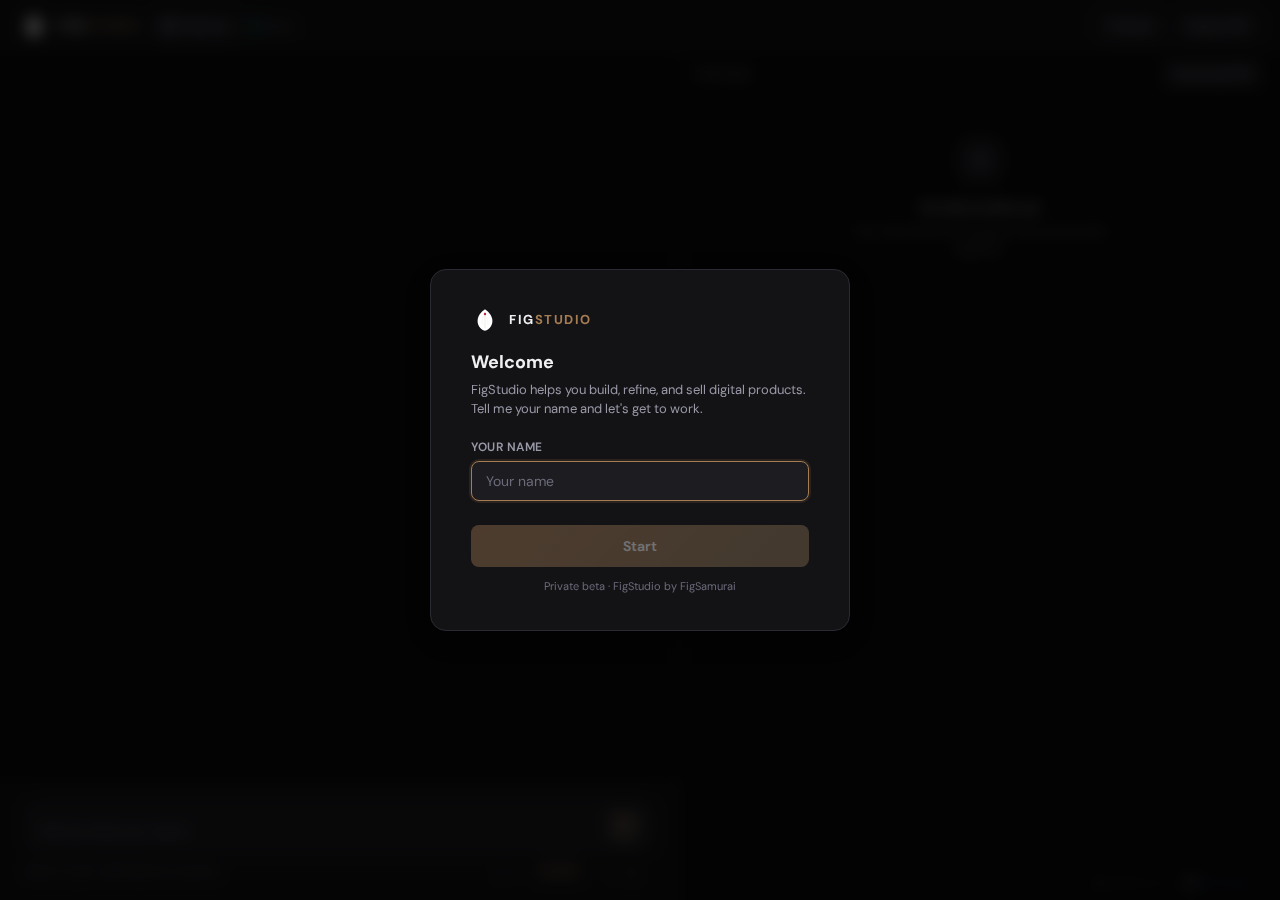
<file: studio/test/index.html>
<!DOCTYPE html>
<html lang="en">
<head>
<meta charset="UTF-8">
<meta name="viewport" content="width=device-width, initial-scale=1.0">
<title>FigStudio</title>
<link rel="preconnect" href="https://fonts.googleapis.com">
<link href="https://fonts.googleapis.com/css2?family=DM+Sans:ital,opsz,wght@0,9..40,300;0,9..40,400;0,9..40,500;0,9..40,600;0,9..40,700;0,9..40,800;1,9..40,400&display=swap" rel="stylesheet">
<style>
  :root {
    --bg: #0A0A0B;
    --bg-secondary: #131316;
    --bg-tertiary: #1C1C21;
    --bg-hover: #232329;
    --border: #2A2A32;
    --border-light: #35353F;
    --text: #F0F0F3;
    --text-muted: #9999A8;
    --text-subtle: #6B6B7B;
    --accent: #A67C52;
    --accent-hover: #B88B60;
    --accent-glow: rgba(166, 124, 82, 0.15);
    --accent-soft: rgba(166, 124, 82, 0.08);
    --accent-bronze: #A67C52;
    --accent-warm: #8B7355;
    --samurai-red: #C41E3A;
    --green: #34D399;
    --green-soft: rgba(52, 211, 153, 0.1);
    --amber: #FBBF24;
    --amber-soft: rgba(251, 191, 36, 0.1);
    --red: #F87171;
    --fig-gradient: linear-gradient(135deg, #A67C52, #8B7355);
    --radius: 12px;
    --radius-sm: 8px;
    --radius-xs: 6px;
    --shadow: 0 1px 3px rgba(0,0,0,0.3);
    --shadow-lg: 0 8px 30px rgba(0,0,0,0.4);
  }

  * { margin: 0; padding: 0; box-sizing: border-box; }

  body {
    font-family: 'DM Sans', -apple-system, BlinkMacSystemFont, sans-serif;
    background: var(--bg);
    color: var(--text);
    height: 100vh;
    overflow: hidden;
    display: flex;
    flex-direction: column;
  }

  /* ===== TOP BAR ===== */
  .topbar {
    height: 52px;
    background: var(--bg-secondary);
    border-bottom: 1px solid var(--border);
    display: flex;
    align-items: center;
    justify-content: space-between;
    padding: 0 20px;
    flex-shrink: 0;
    z-index: 10;
  }

  .topbar-left {
    display: flex;
    align-items: center;
    gap: 10px;
  }

  .logo-mark {
    width: 28px; height: 28px;
    display: flex; align-items: center; justify-content: center;
    flex-shrink: 0;
  }

  .logo-mark svg {
    width: 24px; height: 24px;
  }

  .logo-text {
    font-size: 13px;
    font-weight: 700;
    letter-spacing: 1.5px;
    text-transform: uppercase;
    color: var(--text);
  }

  .logo-text span {
    color: var(--accent-bronze);
  }

  .topbar-status {
    font-size: 11px;
    color: var(--text-subtle);
    display: flex;
    align-items: center;
    gap: 6px;
  }

  .status-dot {
    width: 6px; height: 6px;
    border-radius: 50%;
    background: var(--green);
    box-shadow: 0 0 6px rgba(52, 211, 153, 0.5);
  }

  .topbar-right {
    display: flex;
    align-items: center;
    gap: 12px;
  }

  .topbar-btn {
    background: var(--bg-tertiary);
    border: 1px solid var(--border);
    color: var(--text-muted);
    font-size: 11px;
    font-weight: 500;
    padding: 5px 12px;
    border-radius: var(--radius-xs);
    cursor: pointer;
    transition: all 0.15s;
    font-family: inherit;
  }
  .topbar-btn:hover { background: var(--bg-hover); color: var(--text); border-color: var(--border-light); }

  /* ===== SESSION SWITCHER ===== */
  .session-switcher {
    position: relative;
  }
  .session-toggle-btn {
    display: flex;
    align-items: center;
    gap: 6px;
    background: var(--bg-tertiary);
    border: 1px solid var(--border);
    color: var(--text-muted);
    font-size: 11px;
    font-weight: 500;
    padding: 5px 10px;
    border-radius: var(--radius-xs);
    cursor: pointer;
    transition: all 0.15s;
    font-family: inherit;
  }
  .session-toggle-btn:hover { background: var(--bg-hover); color: var(--text); border-color: var(--border-light); }

  .session-panel {
    position: absolute;
    top: calc(100% + 8px);
    left: 0;
    width: 320px;
    background: var(--bg-secondary);
    border: 1px solid var(--border);
    border-radius: var(--radius-sm);
    box-shadow: var(--shadow-lg);
    z-index: 100;
    display: none;
    flex-direction: column;
    max-height: 400px;
    overflow: hidden;
  }
  .session-panel.open { display: flex; }

  .session-panel-header {
    display: flex;
    align-items: center;
    justify-content: space-between;
    padding: 10px 14px;
    border-bottom: 1px solid var(--border);
  }
  .session-panel-title {
    font-size: 12px;
    font-weight: 600;
    color: var(--text);
  }
  .session-new-btn {
    background: var(--accent-soft);
    border: 1px solid rgba(166, 124, 82, 0.2);
    color: var(--accent);
    font-size: 11px;
    font-weight: 600;
    padding: 4px 10px;
    border-radius: var(--radius-xs);
    cursor: pointer;
    font-family: inherit;
    transition: all 0.15s;
  }
  .session-new-btn:hover {
    background: rgba(166, 124, 82, 0.15);
    border-color: var(--accent);
  }

  .session-list {
    overflow-y: auto;
    max-height: 300px;
    padding: 6px;
  }
  .session-empty {
    padding: 20px;
    text-align: center;
    color: var(--text-subtle);
    font-size: 12px;
  }

  .session-item {
    padding: 10px 12px;
    border-radius: var(--radius-xs);
    cursor: pointer;
    transition: background 0.15s;
    margin-bottom: 2px;
  }
  .session-item:hover { background: var(--bg-hover); }
  .session-item.session-current {
    background: var(--accent-soft);
    border: 1px solid rgba(166, 124, 82, 0.15);
    cursor: default;
  }

  .session-item-top {
    display: flex;
    align-items: center;
    gap: 8px;
    margin-bottom: 4px;
  }
  .session-item-name {
    font-size: 12px;
    font-weight: 500;
    color: var(--text);
    white-space: nowrap;
    overflow: hidden;
    text-overflow: ellipsis;
    flex: 1;
  }
  .session-active-badge {
    font-size: 9px;
    font-weight: 600;
    text-transform: uppercase;
    letter-spacing: 0.5px;
    color: var(--accent);
    background: rgba(166, 124, 82, 0.1);
    padding: 2px 6px;
    border-radius: 8px;
    flex-shrink: 0;
  }

  .session-item-meta {
    display: flex;
    align-items: center;
    gap: 8px;
    font-size: 10px;
    color: var(--text-subtle);
  }
  .session-mission {
    color: var(--accent);
    font-weight: 500;
  }
  .session-delete-btn {
    margin-left: auto;
    background: none;
    border: none;
    color: var(--text-subtle);
    cursor: pointer;
    font-size: 12px;
    padding: 0 4px;
    opacity: 0;
    transition: opacity 0.15s, color 0.15s;
  }
  .session-item:hover .session-delete-btn { opacity: 0.5; }
  .session-delete-btn:hover { opacity: 1 !important; color: var(--red); }

  .session-panel-footer {
    padding: 8px 14px;
    border-top: 1px solid var(--border);
    font-size: 10px;
    color: var(--text-subtle);
  }

  /* ===== MAIN LAYOUT ===== */
  .main {
    flex: 1;
    display: flex;
    overflow: hidden;
  }

  /* ===== CHAT PANEL ===== */
  .chat-panel {
    flex: 1;
    display: flex;
    flex-direction: column;
    min-width: 0;
    border-right: 1px solid var(--border);
  }

  .chat-messages {
    flex: 1;
    overflow-y: auto;
    padding: 24px 24px 16px;
    display: flex;
    flex-direction: column;
    gap: 20px;
    scroll-behavior: smooth;
  }

  .chat-messages::-webkit-scrollbar { width: 5px; }
  .chat-messages::-webkit-scrollbar-track { background: transparent; }
  .chat-messages::-webkit-scrollbar-thumb { background: var(--border); border-radius: 3px; }

  .msg {
    max-width: 720px;
    line-height: 1.65;
    font-size: 14px;
    animation: msgIn 0.3s ease-out;
  }

  @keyframes msgIn {
    from { opacity: 0; transform: translateY(8px); }
    to { opacity: 1; transform: translateY(0); }
  }

  .msg-assistant {
    color: var(--text);
  }

  .msg-assistant .msg-label {
    font-size: 11px;
    font-weight: 600;
    text-transform: uppercase;
    letter-spacing: 1px;
    color: var(--accent);
    margin-bottom: 6px;
    display: flex;
    align-items: center;
    gap: 6px;
  }

  .msg-assistant .msg-body {
    color: var(--text);
  }

  .msg-assistant .msg-body p { margin-bottom: 10px; }
  .msg-assistant .msg-body p:last-child { margin-bottom: 0; }
  .msg-assistant .msg-body strong { color: var(--text); font-weight: 600; }
  .msg-assistant .msg-body em { color: var(--text-muted); font-style: italic; }
  .msg-assistant .msg-body code {
    background: var(--bg-tertiary);
    padding: 1px 5px;
    border-radius: 4px;
    font-size: 13px;
  }

  .msg-user {
    align-self: flex-end;
    margin-left: auto;
  }

  .msg-user .msg-body {
    background: var(--accent-soft);
    border: 1px solid rgba(166, 124, 82, 0.2);
    border-radius: var(--radius) var(--radius-xs) var(--radius) var(--radius);
    padding: 12px 16px;
    color: var(--text);
  }

  /* ===== MESSAGE ACTIONS ===== */
  .msg-actions {
    display: flex;
    gap: 4px;
    margin-top: 6px;
    opacity: 0;
    transition: opacity 0.15s;
  }

  .msg:hover .msg-actions,
  .msg-actions.visible {
    opacity: 1;
  }

  .msg-action-btn {
    display: flex;
    align-items: center;
    gap: 4px;
    padding: 3px 8px;
    border-radius: 4px;
    background: none;
    border: 1px solid transparent;
    color: var(--text-subtle);
    font-size: 11px;
    font-family: inherit;
    cursor: pointer;
    transition: all 0.15s;
  }

  .msg-action-btn:hover {
    background: var(--bg-tertiary);
    border-color: var(--border);
    color: var(--text-muted);
  }

  .msg-action-btn.copied {
    color: var(--green);
  }

  /* ===== STOP BUTTON ===== */
  .stop-btn {
    display: none;
    align-items: center;
    justify-content: center;
    gap: 6px;
    padding: 6px 14px;
    background: var(--bg-tertiary);
    border: 1px solid var(--border);
    border-radius: var(--radius-xs);
    color: var(--text-muted);
    font-size: 12px;
    font-weight: 500;
    font-family: inherit;
    cursor: pointer;
    margin: 0 auto 8px;
    transition: all 0.15s;
  }

  .stop-btn:hover {
    background: var(--bg-hover);
    color: var(--text);
    border-color: var(--border-light);
  }

  .stop-btn.active {
    display: flex;
  }

  /* ===== THINKING INDICATOR ===== */
  .thinking {
    display: flex;
    align-items: center;
    gap: 8px;
    padding: 8px 0;
    animation: msgIn 0.3s ease-out;
  }

  .thinking-dots {
    display: flex;
    gap: 4px;
  }

  .thinking-dots span {
    width: 5px; height: 5px;
    border-radius: 50%;
    background: var(--accent);
    animation: dot 1.2s infinite ease-in-out;
  }
  .thinking-dots span:nth-child(2) { animation-delay: 0.2s; }
  .thinking-dots span:nth-child(3) { animation-delay: 0.4s; }

  @keyframes dot {
    0%, 80%, 100% { opacity: 0.3; transform: scale(0.8); }
    40% { opacity: 1; transform: scale(1); }
  }

  .thinking-text {
    font-size: 12px;
    color: var(--text-subtle);
  }

  /* ===== URL ANALYSIS INDICATOR ===== */
  .url-analysis {
    display: flex;
    align-items: center;
    gap: 8px;
    padding: 6px 12px;
    background: var(--accent-soft);
    border: 1px solid rgba(166, 124, 82, 0.15);
    border-radius: var(--radius-xs);
    margin: 4px 0;
    animation: msgIn 0.3s ease-out;
  }

  .url-analysis-spinner {
    width: 14px; height: 14px;
    border: 2px solid rgba(166, 124, 82, 0.2);
    border-top-color: var(--accent);
    border-radius: 50%;
    animation: spin 0.8s linear infinite;
  }

  @keyframes spin {
    to { transform: rotate(360deg); }
  }

  .url-analysis-text {
    font-size: 12px;
    color: var(--accent);
    font-weight: 500;
  }

  /* Mode discovery hint */
  .mode-hint {
    margin: 8px 0;
    animation: msgIn 0.3s ease-out;
    transition: opacity 0.3s, transform 0.3s;
  }
  .mode-hint-content {
    display: flex;
    align-items: center;
    gap: 8px;
    padding: 10px 14px;
    background: linear-gradient(135deg, rgba(166, 124, 82, 0.06), rgba(166, 124, 82, 0.12));
    border: 1px solid rgba(166, 124, 82, 0.15);
    border-radius: var(--radius-sm);
    font-size: 12.5px;
    color: var(--text-secondary);
    line-height: 1.4;
  }
  .mode-hint-content svg {
    flex-shrink: 0;
    color: var(--accent);
    opacity: 0.7;
  }
  .mode-hint-content strong {
    color: var(--accent);
    font-weight: 600;
  }
  .mode-hint-dismiss {
    flex-shrink: 0;
    margin-left: auto;
    background: none;
    border: none;
    color: var(--text-secondary);
    cursor: pointer;
    font-size: 14px;
    padding: 2px 4px;
    opacity: 0.5;
    transition: opacity 0.2s;
  }
  .mode-hint-dismiss:hover {
    opacity: 1;
  }

  /* Beta testing pulse & report */
  .beta-pulse {
    margin: 8px 0;
    animation: msgIn 0.3s ease-out;
    transition: opacity 0.3s, transform 0.3s;
  }
  .beta-pulse-content {
    padding: 12px 16px;
    background: linear-gradient(135deg, rgba(59, 130, 246, 0.05), rgba(59, 130, 246, 0.10));
    border: 1px solid rgba(59, 130, 246, 0.15);
    border-radius: var(--radius-sm);
  }
  .beta-pulse-badge {
    font-size: 10px;
    font-weight: 600;
    text-transform: uppercase;
    letter-spacing: 0.5px;
    color: rgba(59, 130, 246, 0.7);
    margin-bottom: 6px;
  }
  .beta-pulse-question {
    font-size: 13px;
    color: var(--text-primary);
    margin-bottom: 10px;
    font-weight: 500;
  }
  .beta-pulse-options {
    display: flex;
    flex-wrap: wrap;
    gap: 6px;
    margin-bottom: 8px;
    transition: opacity 0.3s;
  }
  .beta-pulse-option {
    padding: 5px 12px;
    border: 1px solid rgba(59, 130, 246, 0.2);
    border-radius: 16px;
    background: white;
    color: var(--text-secondary);
    font-size: 12px;
    cursor: pointer;
    transition: all 0.2s;
  }
  .beta-pulse-option:hover {
    border-color: rgba(59, 130, 246, 0.5);
    color: rgb(59, 130, 246);
    background: rgba(59, 130, 246, 0.05);
  }
  .beta-pulse-option.selected {
    border-color: rgb(59, 130, 246);
    background: rgba(59, 130, 246, 0.1);
    color: rgb(59, 130, 246);
    font-weight: 600;
  }
  .beta-pulse-option:disabled {
    cursor: default;
    opacity: 0.6;
  }
  .beta-pulse-comment {
    width: 100%;
    border: 1px solid rgba(59, 130, 246, 0.15);
    border-radius: var(--radius-xs);
    padding: 6px 10px;
    font-size: 12px;
    font-family: inherit;
    resize: none;
    transition: height 0.2s;
    outline: none;
  }
  .beta-pulse-comment:focus {
    border-color: rgba(59, 130, 246, 0.3);
  }

  .beta-report {
    margin: 16px 0;
    animation: msgIn 0.3s ease-out;
  }
  .beta-report-content {
    padding: 16px 20px;
    background: linear-gradient(135deg, rgba(16, 185, 129, 0.05), rgba(59, 130, 246, 0.08));
    border: 1px solid rgba(59, 130, 246, 0.15);
    border-radius: var(--radius-sm);
  }
  .beta-report-title {
    font-size: 14px;
    font-weight: 700;
    color: var(--text-primary);
    margin-bottom: 12px;
  }
  .beta-report-stats {
    display: grid;
    grid-template-columns: repeat(3, 1fr);
    gap: 8px;
    margin-bottom: 12px;
  }
  .beta-stat {
    text-align: center;
    padding: 8px;
    background: white;
    border-radius: var(--radius-xs);
    border: 1px solid var(--border);
  }
  .beta-stat-value {
    display: block;
    font-size: 18px;
    font-weight: 700;
    color: var(--text-primary);
  }
  .beta-stat-label {
    display: block;
    font-size: 10px;
    color: var(--text-secondary);
    text-transform: uppercase;
    letter-spacing: 0.3px;
    margin-top: 2px;
  }
  .beta-report-section {
    margin-bottom: 12px;
    font-size: 12px;
    color: var(--text-secondary);
  }
  .beta-report-section strong {
    color: var(--text-primary);
    display: block;
    margin-bottom: 4px;
  }
  .beta-feedback-item {
    padding: 4px 0;
    border-bottom: 1px solid var(--border);
  }
  .beta-report-actions {
    display: flex;
    gap: 8px;
  }
  .beta-report-btn {
    padding: 6px 14px;
    border: 1px solid rgba(59, 130, 246, 0.2);
    border-radius: var(--radius-xs);
    background: white;
    color: var(--text-secondary);
    font-size: 12px;
    cursor: pointer;
    transition: all 0.2s;
  }
  .beta-report-btn:hover {
    border-color: rgba(59, 130, 246, 0.4);
    color: rgb(59, 130, 246);
  }
  .beta-flags {
    display: flex;
    flex-wrap: wrap;
    gap: 6px;
    margin-top: 4px;
  }
  .beta-flag {
    display: inline-block;
    padding: 3px 10px;
    border-radius: 12px;
    font-size: 11px;
    font-weight: 500;
    background: rgba(107, 114, 128, 0.1);
    color: var(--text-secondary);
  }
  .beta-flag-good {
    background: rgba(16, 185, 129, 0.1);
    color: rgb(16, 185, 129);
  }
  .beta-flag-bad {
    background: rgba(239, 68, 68, 0.08);
    color: rgb(220, 38, 38);
  }

  /* ===== INPUT AREA ===== */
  .input-area {
    padding: 16px 24px 20px;
    border-top: 1px solid var(--border);
    background: var(--bg-secondary);
  }

  .input-box {
    display: flex;
    align-items: flex-end;
    gap: 10px;
    background: var(--bg-tertiary);
    border: 1px solid var(--border);
    border-radius: var(--radius);
    padding: 10px 14px;
    transition: border-color 0.2s;
  }

  .input-box:focus-within {
    border-color: var(--accent);
    box-shadow: 0 0 0 2px var(--accent-glow);
  }

  .input-box textarea {
    flex: 1;
    background: none;
    border: none;
    color: var(--text);
    font-family: inherit;
    font-size: 14px;
    line-height: 1.5;
    resize: none;
    outline: none;
    max-height: 120px;
    min-height: 21px;
  }

  .input-box textarea::placeholder { color: var(--text-subtle); }

  .send-btn {
    width: 32px; height: 32px;
    border-radius: var(--radius-xs);
    background: var(--fig-gradient);
    border: none;
    color: white;
    cursor: pointer;
    display: flex;
    align-items: center;
    justify-content: center;
    flex-shrink: 0;
    transition: opacity 0.15s, transform 0.15s;
  }
  .send-btn:hover { opacity: 0.9; transform: scale(1.05); }
  .send-btn:disabled { opacity: 0.3; cursor: not-allowed; transform: none; }

  .input-meta {
    display: flex;
    justify-content: space-between;
    align-items: center;
    margin-top: 8px;
    padding: 0 2px;
  }

  .input-hint {
    font-size: 11px;
    color: var(--text-subtle);
  }

  .mode-indicator {
    display: flex;
    gap: 4px;
  }

  .mode-pill {
    font-size: 10px;
    padding: 2px 8px;
    border-radius: 10px;
    background: var(--bg);
    border: 1px solid var(--border);
    color: var(--text-subtle);
    cursor: pointer;
    transition: all 0.15s;
    font-family: inherit;
  }
  .mode-pill.active {
    background: var(--accent-soft);
    border-color: rgba(166, 124, 82, 0.3);
    color: var(--accent);
  }
  .mode-pill:hover { border-color: var(--border-light); color: var(--text-muted); }

  /* ===== PREVIEW PANEL ===== */
  .preview-panel {
    width: 48%;
    max-width: 600px;
    display: flex;
    flex-direction: column;
    background: var(--bg);
    overflow: hidden;
  }

  .preview-header {
    height: 44px;
    display: flex;
    align-items: center;
    justify-content: space-between;
    padding: 0 16px;
    border-bottom: 1px solid var(--border);
    flex-shrink: 0;
  }

  .preview-header-left {
    display: flex;
    align-items: center;
    gap: 10px;
  }

  .preview-title {
    font-size: 11px;
    font-weight: 600;
    text-transform: uppercase;
    letter-spacing: 1px;
    color: var(--text-subtle);
  }

  .preview-version {
    display: flex;
    align-items: center;
    gap: 4px;
  }

  .preview-version-btn {
    width: 22px; height: 22px;
    border-radius: 4px;
    background: var(--bg-tertiary);
    border: 1px solid var(--border);
    color: var(--text-subtle);
    cursor: pointer;
    display: flex;
    align-items: center;
    justify-content: center;
    font-size: 12px;
    transition: all 0.15s;
    font-family: inherit;
    padding: 0;
  }
  .preview-version-btn:hover:not(:disabled) { background: var(--bg-hover); color: var(--text); border-color: var(--border-light); }
  .preview-version-btn:disabled { opacity: 0.25; cursor: not-allowed; }

  .preview-version-label {
    font-size: 10px;
    color: var(--text-subtle);
    font-weight: 500;
    min-width: 40px;
    text-align: center;
  }

  .preview-actions {
    display: flex;
    gap: 6px;
  }

  .preview-body {
    flex: 1;
    overflow-x: hidden;
    overflow-y: auto;
    display: flex;
    align-items: flex-start;
    justify-content: center;
    position: relative;
  }

  .preview-empty {
    text-align: center;
    padding: 40px;
  }

  .preview-empty-icon {
    width: 48px; height: 48px;
    border-radius: 12px;
    background: var(--bg-tertiary);
    display: flex;
    align-items: center;
    justify-content: center;
    margin: 0 auto 14px;
  }

  .preview-empty h3 {
    font-size: 14px;
    font-weight: 600;
    color: var(--text-muted);
    margin-bottom: 6px;
  }

  .preview-empty p {
    font-size: 12px;
    color: var(--text-subtle);
    line-height: 1.5;
    max-width: 260px;
    margin: 0 auto;
  }

  .preview-iframe {
    width: 100%;
    height: 100%;
    border: none;
    background: white;
    display: none;
    overflow-x: hidden;
  }

  /* ===== SETUP MODAL ===== */
  .setup-overlay {
    position: fixed;
    inset: 0;
    background: rgba(0,0,0,0.7);
    backdrop-filter: blur(8px);
    z-index: 100;
    display: flex;
    align-items: center;
    justify-content: center;
  }

  .setup-modal {
    background: var(--bg-secondary);
    border: 1px solid var(--border);
    border-radius: 16px;
    padding: 36px 40px;
    width: 420px;
    box-shadow: var(--shadow-lg);
  }

  .setup-modal h2 {
    font-size: 18px;
    font-weight: 700;
    margin-bottom: 6px;
  }

  .setup-modal .setup-subtitle {
    font-size: 13px;
    color: var(--text-muted);
    margin-bottom: 20px;
    line-height: 1.5;
  }

  .setup-field {
    margin-bottom: 16px;
  }

  .setup-field label {
    display: block;
    font-size: 12px;
    font-weight: 600;
    color: var(--text-muted);
    margin-bottom: 6px;
    text-transform: uppercase;
    letter-spacing: 0.5px;
  }

  .setup-field input {
    width: 100%;
    background: var(--bg-tertiary);
    border: 1px solid var(--border);
    border-radius: var(--radius-sm);
    padding: 10px 14px;
    color: var(--text);
    font-family: inherit;
    font-size: 14px;
    outline: none;
    transition: border-color 0.2s;
  }

  .setup-field input:focus {
    border-color: var(--accent);
    box-shadow: 0 0 0 2px var(--accent-glow);
  }

  .setup-field input::placeholder { color: var(--text-subtle); }

  .setup-start {
    width: 100%;
    padding: 12px;
    background: var(--fig-gradient);
    border: none;
    border-radius: var(--radius-sm);
    color: white;
    font-family: inherit;
    font-size: 14px;
    font-weight: 600;
    cursor: pointer;
    margin-top: 8px;
    transition: opacity 0.15s;
  }
  .setup-start:hover { opacity: 0.9; }
  .setup-start:disabled { opacity: 0.4; cursor: not-allowed; }

  .setup-note {
    font-size: 11px;
    color: var(--text-subtle);
    text-align: center;
    margin-top: 12px;
    line-height: 1.4;
  }

  /* ===== MARKDOWN RENDERING ===== */
  .msg-body h2 {
    font-size: 14px;
    font-weight: 700;
    text-transform: uppercase;
    letter-spacing: 0.5px;
    color: var(--accent);
    margin: 18px 0 8px;
    padding-bottom: 4px;
    border-bottom: 1px solid var(--border);
  }

  .msg-body h3 {
    font-size: 13px;
    font-weight: 600;
    margin: 14px 0 6px;
    color: var(--text);
  }

  .msg-body ul, .msg-body ol {
    padding-left: 20px;
    margin-bottom: 10px;
  }

  .msg-body li {
    margin-bottom: 4px;
  }

  .msg-body blockquote {
    border-left: 3px solid var(--accent);
    padding-left: 12px;
    margin: 10px 0;
    color: var(--text-muted);
    font-style: italic;
  }

  .msg-body hr {
    border: none;
    border-top: 1px solid var(--border);
    margin: 16px 0;
  }

  /* ===== COLLAPSIBLE SECTIONS ===== */
  .msg-section {
    margin: 10px 0;
    border: 1px solid var(--border);
    border-radius: var(--radius-sm);
    overflow: hidden;
  }

  .msg-section-header {
    display: flex;
    align-items: center;
    justify-content: space-between;
    padding: 10px 14px;
    background: var(--bg-tertiary);
    cursor: pointer;
    user-select: none;
    transition: background 0.15s;
  }

  .msg-section-header:hover {
    background: var(--bg-hover);
  }

  .msg-section-title {
    font-size: 13px;
    font-weight: 600;
    color: var(--text);
  }

  .msg-section-toggle {
    font-size: 10px;
    color: var(--text-subtle);
    transition: transform 0.2s;
  }

  .msg-section.open .msg-section-toggle {
    transform: rotate(180deg);
  }

  .msg-section-body {
    max-height: 0;
    overflow: hidden;
    transition: max-height 0.3s ease;
  }

  .msg-section.open .msg-section-body {
    max-height: 2000px;
  }

  .msg-section-body-inner {
    padding: 10px 14px 14px;
    font-size: 13px;
    line-height: 1.6;
    color: var(--text-muted);
  }

  .msg-section-body-inner p { margin-bottom: 8px; }
  .msg-section-body-inner p:last-child { margin-bottom: 0; }
  .msg-section-body-inner strong { color: var(--text); }
  .msg-section-body-inner ul { padding-left: 18px; margin-bottom: 8px; }
  .msg-section-body-inner li { margin-bottom: 3px; }

  /* Summary line shown when collapsed */
  .msg-section-summary {
    padding: 0 14px 10px;
    font-size: 12px;
    color: var(--text-subtle);
    line-height: 1.5;
  }

  .msg-section.open .msg-section-summary {
    display: none;
  }

  /* Error message */
  .msg-error {
    display: flex;
    align-items: flex-start;
    gap: 10px;
    padding: 12px 16px;
    background: rgba(248, 113, 113, 0.08);
    border: 1px solid rgba(248, 113, 113, 0.2);
    border-radius: var(--radius-sm);
    margin: 4px 0;
    animation: msgIn 0.3s ease-out;
  }

  .msg-error-icon {
    flex-shrink: 0;
    margin-top: 1px;
  }

  .msg-error-content {
    flex: 1;
  }

  .msg-error-text {
    font-size: 13px;
    color: var(--text-muted);
    line-height: 1.5;
    margin-bottom: 8px;
  }

  .msg-error-retry {
    font-size: 12px;
    font-weight: 500;
    color: var(--accent);
    background: none;
    border: 1px solid rgba(166, 124, 82, 0.3);
    border-radius: var(--radius-xs);
    padding: 4px 12px;
    cursor: pointer;
    font-family: inherit;
    transition: all 0.15s;
  }

  .msg-error-retry:hover {
    background: var(--accent-soft);
    border-color: var(--accent);
  }

  /* Deliverable notification */
  .deliverable-notice {
    display: flex;
    align-items: center;
    gap: 8px;
    padding: 10px 14px;
    background: var(--green-soft);
    border: 1px solid rgba(52, 211, 153, 0.2);
    border-radius: var(--radius-xs);
    margin-top: 8px;
    font-size: 13px;
    color: var(--green);
    font-weight: 500;
  }

  .deliverable-notice svg {
    flex-shrink: 0;
  }

  /* ===== BRAND FOOTER ===== */
  .brand-footer {
    position: fixed;
    bottom: 8px;
    right: 16px;
    display: flex;
    align-items: center;
    gap: 5px;
    font-size: 10px;
    color: var(--text-subtle);
    opacity: 0.5;
    z-index: 5;
    pointer-events: none;
  }

  .brand-footer svg {
    width: 12px;
    height: 12px;
  }

  .brand-footer span {
    letter-spacing: 0.5px;
  }
  .beta-end-btn {
    margin-left: auto;
    padding: 3px 10px;
    border: 1px solid rgba(59, 130, 246, 0.2);
    border-radius: 10px;
    background: none;
    color: rgba(59, 130, 246, 0.5);
    font-size: 10px;
    cursor: pointer;
    transition: all 0.2s;
  }
  .beta-end-btn:hover {
    border-color: rgba(59, 130, 246, 0.5);
    color: rgb(59, 130, 246);
    background: rgba(59, 130, 246, 0.05);
  }

  /* ===== RESPONSIVE ===== */
  @media (max-width: 900px) {
    .preview-panel { display: none; }
    .chat-panel { border-right: none; }
  }
</style>
</head>
<body>

<!-- SETUP MODAL -->
<div class="setup-overlay" id="setupOverlay">
  <div class="setup-modal">
    <div style="display:flex; align-items:center; gap:10px; margin-bottom:16px;">
      <div class="logo-mark">
        <svg viewBox="0 0 100 100" fill="none">
          <path d="M50 5C50 5 25 20 20 45C15 70 30 90 50 95C70 90 85 70 80 45C75 20 50 5 50 5Z" fill="white"/>
          <path d="M50 15V85" stroke="#A67C52" stroke-width="2" opacity="0.3"/>
          <path d="M50 30C40 40 35 55 38 70" stroke="#A67C52" stroke-width="1.5" opacity="0.2"/>
          <path d="M50 30C60 40 65 55 62 70" stroke="#A67C52" stroke-width="1.5" opacity="0.2"/>
          <circle cx="50" cy="25" r="5" fill="#C41E3A"/>
        </svg>
      </div>
      <span class="logo-text">Fig<span>Studio</span></span>
    </div>
    <h2>Welcome</h2>
    <p class="setup-subtitle">FigStudio helps you build, refine, and sell digital products. Tell me your name and let's get to work.</p>
    <div class="setup-field">
      <label>Your name</label>
      <input type="text" id="userNameInput" placeholder="Your name" autocomplete="off" autofocus>
    </div>
    <button class="setup-start" id="setupStart" onclick="startSession()">Start</button>
    <div class="setup-note">Private beta &middot; FigStudio by FigSamurai</div>
  </div>
</div>

<!-- TOP BAR -->
<div class="topbar">
  <div class="topbar-left">
    <div class="logo-mark">
      <svg viewBox="0 0 100 100" fill="none">
        <path d="M50 5C50 5 25 20 20 45C15 70 30 90 50 95C70 90 85 70 80 45C75 20 50 5 50 5Z" fill="white"/>
        <path d="M50 15V85" stroke="#A67C52" stroke-width="2" opacity="0.3"/>
        <path d="M50 30C40 40 35 55 38 70" stroke="#A67C52" stroke-width="1.5" opacity="0.2"/>
        <path d="M50 30C60 40 65 55 62 70" stroke="#A67C52" stroke-width="1.5" opacity="0.2"/>
        <circle cx="50" cy="25" r="5" fill="#C41E3A"/>
      </svg>
    </div>
    <span class="logo-text">Fig<span>Studio</span></span>
    <div class="session-switcher">
      <button class="session-toggle-btn" onclick="toggleSessionPanel()" title="Sessions">
        <svg width="14" height="14" viewBox="0 0 24 24" fill="none" stroke="currentColor" stroke-width="2" stroke-linecap="round" stroke-linejoin="round">
          <rect x="3" y="3" width="7" height="7"></rect>
          <rect x="14" y="3" width="7" height="7"></rect>
          <rect x="3" y="14" width="7" height="7"></rect>
          <rect x="14" y="14" width="7" height="7"></rect>
        </svg>
        Sessions
      </button>
      <div class="session-panel" id="sessionPanel">
        <div class="session-panel-header">
          <span class="session-panel-title">Sessions</span>
          <button class="session-new-btn" onclick="startNewSession()">+ New</button>
        </div>
        <div class="session-list" id="sessionList">
          <div class="session-empty">No saved sessions yet</div>
        </div>
        <div class="session-panel-footer">
          <span class="session-version-label" id="sessionVersionLabel"></span>
        </div>
      </div>
    </div>
    <div class="topbar-status">
      <span class="status-dot"></span>
      Online
    </div>
  </div>
  <div class="topbar-right">
    <button class="topbar-btn" id="previewToggle" onclick="togglePreview()">Preview</button>
    <button class="topbar-btn" onclick="exportPDF()">Export PDF</button>
  </div>
</div>

<!-- MAIN -->
<div class="main">
  <!-- CHAT -->
  <div class="chat-panel">
    <div class="chat-messages" id="chatMessages"></div>
    <div class="input-area">
      <button class="stop-btn" id="stopBtn" onclick="stopGeneration()">
        <svg width="12" height="12" viewBox="0 0 24 24" fill="currentColor"><rect x="4" y="4" width="16" height="16" rx="2"></rect></svg>
        Stop
      </button>
      <div class="input-box">
        <textarea id="userInput" rows="1" placeholder="Tell me what you need..." oninput="autoResize(this)" onkeydown="handleKey(event)"></textarea>
        <button class="send-btn" id="sendBtn" onclick="sendMessage()" disabled>
          <svg width="16" height="16" viewBox="0 0 24 24" fill="none" stroke="currentColor" stroke-width="2" stroke-linecap="round" stroke-linejoin="round">
            <line x1="22" y1="2" x2="11" y2="13"></line>
            <polygon points="22 2 15 22 11 13 2 9 22 2"></polygon>
          </svg>
        </button>
      </div>
      <div class="input-meta">
        <span class="input-hint">Enter to send &middot; Shift+Enter for new line</span>
        <div class="mode-indicator">
          <button class="mode-pill" onclick="setMode('quick', this)" title="Fast and direct — get it done">Quick</button>
          <button class="mode-pill active" onclick="setMode('guided', this)" title="Step by step, with your input">Guided</button>
          <button class="mode-pill" onclick="setMode('thorough', this)" title="Deep analysis, every detail">Thorough</button>
        </div>
      </div>
    </div>
  </div>

  <!-- PREVIEW -->
  <div class="preview-panel" id="previewPanel">
    <div class="preview-header">
      <div class="preview-header-left">
        <span class="preview-title">Preview</span>
        <div class="preview-version" id="previewVersion" style="display:none;">
          <button class="preview-version-btn" id="prevVersionBtn" onclick="showVersion(-1)" disabled title="Previous version">◀</button>
          <span class="preview-version-label" id="versionLabel">v1/1</span>
          <button class="preview-version-btn" id="nextVersionBtn" onclick="showVersion(1)" disabled title="Next version">▶</button>
        </div>
      </div>
      <div class="preview-actions">
        <button class="topbar-btn" onclick="exportPDF()">Download PDF</button>
      </div>
    </div>
    <div class="preview-body">
      <div class="preview-empty" id="previewEmpty">
        <div class="preview-empty-icon">
          <svg width="20" height="20" viewBox="0 0 24 24" fill="none" stroke="var(--text-subtle)" stroke-width="1.5" stroke-linecap="round" stroke-linejoin="round">
            <path d="M14 2H6a2 2 0 0 0-2 2v16a2 2 0 0 0 2 2h12a2 2 0 0 0 2-2V8z"></path>
            <polyline points="14 2 14 8 20 8"></polyline>
            <line x1="16" y1="13" x2="8" y2="13"></line>
            <line x1="16" y1="17" x2="8" y2="17"></line>
          </svg>
        </div>
        <h3>No deliverable yet</h3>
        <p>Your documents will appear here as we work together.</p>
      </div>
      <iframe class="preview-iframe" id="previewIframe"></iframe>
    </div>
  </div>
</div>

<script>
// ===== STATE =====
let USER_NAME = '';
let conversationHistory = [];
let systemPrompt = '';
let currentMode = 'guided';
let isStreaming = false;
let deliverableHistory = [];  // Array of HTML strings
let currentVersionIndex = -1; // -1 = no deliverables yet
let userMessageCount = 0;     // Track user messages for mode discovery hint
let modeHintShown = false;    // Only show the mode discovery hint once

// ===== BETA TESTING INFRASTRUCTURE =====
const BETA_TESTING = true; // Toggle off for production

const betaSession = {
  id: 'beta-' + Date.now(),
  startTime: null,
  userName: '',
  events: [],        // Timestamped event log
  pulseResponses: [], // Micro-question answers
  modeChanges: [],   // Mode switch log
  messageTimings: [], // Time between messages
  lastMessageTime: null,
  featuresUsed: new Set(), // copy, stop, preview, mode-change, version-nav
  deliverableCount: 0,
  urlsFetched: [],
  fetchErrors: [],

  // === CONVERSATION CONTENT ANALYSIS ===
  conversationInsights: {
    userIntents: [],         // What the user wanted at each message
    repeatedAsks: [],        // Things the user had to ask more than once
    frustrationSignals: [],  // Messages showing confusion, frustration, repetition
    delightSignals: [],      // Messages showing satisfaction, excitement, surprise
    wowMoments: [],          // When FigStudio delivered unexpected value
    missionDetected: null,   // Create / Refine / Rebuild / Defend / Launch
    topicFlow: [],           // Topic progression through conversation
    unansweredNeeds: [],     // Things user asked that weren't addressed
    valueDelivered: [],      // Concrete things FigStudio produced or taught
    aiIssues: [],            // Hallucinations, wrong tone, preamble leaks, etc.
  },

  pulseSchedule: [
    { trigger: 'message_3', question: 'How natural does this conversation feel so far?', options: ['Very natural', 'Mostly natural', 'A bit robotic', 'Unnatural'] },
    { trigger: 'after_analysis', question: 'Was the website analysis useful?', options: ['Very useful', 'Somewhat useful', 'Not very useful', 'Confusing'] },
    { trigger: 'after_deliverable', question: 'How does this deliverable look?', options: ['Impressive', 'Good enough', 'Needs work', 'Not what I expected'] },
    { trigger: 'message_8', question: 'Is FigStudio helping you move forward?', options: ['Definitely', 'Somewhat', 'Not really', 'I\'m stuck'] },
    { trigger: 'end_session', question: 'Would you use FigStudio again for a real project?', options: ['Yes, definitely', 'Probably', 'Maybe', 'No'] }
  ],
  pulsesShown: new Set()
};

// ===== CONVERSATION CONTENT ANALYZER =====
// Analyzes WHAT users say, not just HOW they interact

function analyzeUserMessage(text, messageNum) {
  if (!BETA_TESTING) return;
  const lower = text.toLowerCase();
  const insights = betaSession.conversationInsights;

  // --- INTENT DETECTION ---
  const intent = detectIntent(lower, text);
  insights.userIntents.push({ message: messageNum, intent, text: text.substring(0, 200) });

  // --- MISSION DETECTION (first few messages) ---
  if (messageNum <= 3 && !insights.missionDetected) {
    if (/(?:crear|create|build|nueva|new|from scratch|desde cero)/i.test(text)) insights.missionDetected = 'Create';
    else if (/(?:rebuild|redesign|rediseñar|overhaul|redo|rehac)/i.test(text)) insights.missionDetected = 'Rebuild';
    else if (/(?:defend|disrupt|pivot|threat|amenaza|competencia.*nueva|new competitor|losing market|perdiendo mercado|survive|sobrevivir|reinvent|reinventar)/i.test(text)) insights.missionDetected = 'Defend';
    else if (/(?:launch|lanzar|market|promocionar|sell|go live|salir al mercado)/i.test(text)) insights.missionDetected = 'Launch';
    else if (/(?:update|actualizar|mejorar|improve|refine|fix|arreglar|change|tweak|adjust)/i.test(text)) insights.missionDetected = 'Refine';
  }

  // --- TOPIC TRACKING ---
  const topic = detectTopic(lower);
  if (topic) insights.topicFlow.push({ message: messageNum, topic });

  // --- FRUSTRATION SIGNALS ---
  const frustration = detectFrustration(lower, text, messageNum);
  if (frustration) insights.frustrationSignals.push(frustration);

  // --- DELIGHT SIGNALS ---
  const delight = detectDelight(lower, text, messageNum);
  if (delight) insights.delightSignals.push(delight);

  // --- REPEATED ASK DETECTION ---
  detectRepeatedAsk(lower, text, messageNum, insights);
}

function analyzeAssistantResponse(text, messageNum) {
  if (!BETA_TESTING) return;
  const lower = text.toLowerCase();
  const insights = betaSession.conversationInsights;

  // --- VALUE DELIVERY TRACKING ---
  const value = detectValueDelivered(lower, text, messageNum);
  if (value.length > 0) insights.valueDelivered.push(...value);

  // --- AI ISSUE DETECTION ---
  const issues = detectAiIssues(lower, text, messageNum);
  if (issues.length > 0) insights.aiIssues.push(...issues);

  // --- WOW MOMENT DETECTION ---
  // A wow moment is when the AI surfaces something the user didn't ask for
  if (/(?:you might not have noticed|you hadn't thought|bonus|by the way|also noticed|opportunity|missed opportunity|oportunidad)/i.test(text)) {
    insights.wowMoments.push({ message: messageNum, type: 'unsolicited_insight', snippet: text.substring(0, 150) });
  }
}

function detectIntent(lower, text) {
  if (/https?:\/\//.test(text)) return 'shared_url';
  if (/(?:what (?:do i|should i|can i)|qué (?:hago|necesito|puedo)|how (?:do i|does)|cómo)/i.test(text)) return 'asking_how';
  if (/(?:show me|muéstrame|mockup|preview|diseño|design|visual)/i.test(text)) return 'wants_visual';
  if (/(?:document|documento|proposal|propuesta|one-?pager|pdf)/i.test(text)) return 'wants_deliverable';
  if (/(?:price|precio|cost|cuánto|how much|cobrar|charge|budget|presupuesto)/i.test(text)) return 'asking_price';
  if (/(?:client|cliente|told me|me dijo|asked me|me pidió)/i.test(text)) return 'sharing_client_context';
  if (/(?:no|wrong|incorrect|that's not|eso no|mal|error|fake|inventado)/i.test(text)) return 'correcting_ai';
  if (/(?:yes|sí|si|perfect|perfecto|great|genial|exactly|exacto|good|bien|ok|vale)/i.test(text) && text.length < 50) return 'confirming';
  if (/(?:change|cambiar|modify|modificar|adjust|ajustar|different|diferente|otro|another)/i.test(text)) return 'requesting_change';
  if (/(?:help|ayuda|stuck|atascado|confused|no entiendo|don't understand)/i.test(text)) return 'asking_help';
  if (/(?:who|quién|about|sobre|what is|qué es)/i.test(text) && text.length < 80) return 'asking_info';
  return 'general';
}

function detectTopic(lower) {
  if (/(?:seo|google|ranking|position|búsqueda|search)/.test(lower)) return 'SEO';
  if (/(?:design|diseño|color|font|layout|visual|look|aspecto)/.test(lower)) return 'design';
  if (/(?:content|contenido|copy|text|texto|message|mensaje)/.test(lower)) return 'content';
  if (/(?:mobile|móvil|responsive|phone|celular)/.test(lower)) return 'mobile';
  if (/(?:price|precio|cost|cuánto|budget|presupuesto|money|dinero)/.test(lower)) return 'pricing';
  if (/(?:competitor|competencia|competition|rival)/.test(lower)) return 'competition';
  if (/(?:google business|google maps|reseñas|reviews|rating)/.test(lower)) return 'local_seo';
  if (/(?:blog|article|artículo|post|noticias|news)/.test(lower)) return 'blog';
  if (/(?:photo|foto|image|imagen|video|gallery|galería)/.test(lower)) return 'media';
  if (/(?:mockup|prototype|prototipo|preview|demo)/.test(lower)) return 'mockup';
  if (/(?:document|documento|proposal|propuesta|pitch|presentation)/.test(lower)) return 'deliverable';
  return null;
}

function detectFrustration(lower, text, messageNum) {
  // Explicit frustration
  if (/(?:no(?:,| )|that's wrong|eso no|mal|incorrect|nope|not what|no es lo que)/i.test(text)) {
    return { message: messageNum, type: 'correction', text: text.substring(0, 150) };
  }
  // Repetition (short message that repeats a previous intent)
  if (text.length < 30 && /(?:\?|por favor|please|again|otra vez|de nuevo)/i.test(text)) {
    return { message: messageNum, type: 'repeating_request', text: text.substring(0, 150) };
  }
  // Question marks in short messages (confusion)
  if (text.length < 40 && (text.match(/\?/g) || []).length >= 1 && !/https?:\/\//.test(text)) {
    return { message: messageNum, type: 'confusion', text: text.substring(0, 150) };
  }
  return null;
}

function detectDelight(lower, text, messageNum) {
  if (/(?:wow|amazing|increíble|genial|perfect|perfecto|love it|me encanta|impressive|great|awesome|excellent|excelente|brutal|fantástico)/i.test(text)) {
    return { message: messageNum, type: 'explicit_delight', text: text.substring(0, 150) };
  }
  if (/(?:exactly|exacto|that's it|eso es|this is what|justo lo que|nailed it)/i.test(text)) {
    return { message: messageNum, type: 'validation', text: text.substring(0, 150) };
  }
  // Long enthusiastic follow-up (user engaged deeply)
  if (text.length > 200 && !/(?:no |wrong|mal |error)/i.test(text)) {
    return { message: messageNum, type: 'deep_engagement', text: text.substring(0, 150) };
  }
  return null;
}

function detectRepeatedAsk(lower, text, messageNum, insights) {
  // Compare intent with previous intents
  const currentIntent = detectIntent(lower, text);
  const previousSameIntent = insights.userIntents.filter(i => i.intent === currentIntent && i.message < messageNum);
  if (previousSameIntent.length > 0 && currentIntent !== 'general' && currentIntent !== 'confirming') {
    insights.repeatedAsks.push({
      message: messageNum,
      intent: currentIntent,
      previousMessage: previousSameIntent[previousSameIntent.length - 1].message,
      text: text.substring(0, 150)
    });
  }
}

function detectValueDelivered(lower, text, messageNum) {
  const values = [];
  if (/```html-deliverable/.test(text)) values.push({ message: messageNum, type: 'deliverable_created' });
  if (/(?:## |section|diagnos|analysis|análisis)/i.test(text) && text.length > 500) values.push({ message: messageNum, type: 'deep_analysis' });
  if (/(?:portfolio|caso de estudio|case study)/i.test(text)) values.push({ message: messageNum, type: 'portfolio_advice' });
  if (/(?:price|precio|€|eur|cobrar|charge|quote|presupuesto)/i.test(text) && text.length > 100) values.push({ message: messageNum, type: 'pricing_guidance' });
  if (/(?:google business|google maps|local seo)/i.test(text)) values.push({ message: messageNum, type: 'local_seo_advice' });
  if (/(?:competitor|competencia|competition)/i.test(text) && text.length > 200) values.push({ message: messageNum, type: 'competitive_analysis' });
  if (/(?:mockup|diseño|redesign|rediseño)/i.test(text) && /```html-deliverable/.test(text)) values.push({ message: messageNum, type: 'visual_mockup' });
  return values;
}

function detectAiIssues(lower, text, messageNum) {
  const issues = [];
  // Preamble detection
  if (/^(?:i'd be happy|i'll analyze|let me (?:take a look|analyze)|voy a analizar|déjame ver)/i.test(text.trim())) {
    issues.push({ message: messageNum, type: 'preamble_leak', snippet: text.substring(0, 80) });
  }
  // Web fetch tag leak
  if (/<web_fetch>|<\/web_fetch>/i.test(text)) {
    issues.push({ message: messageNum, type: 'web_fetch_tag_leak' });
  }
  // Possible name hallucination: AI mentions Dr./Dra. names not present in tool data
  if (/(?:Dr\.?|Dra\.?)\s+[A-ZÁÉÍÓÚÑ][a-záéíóúñ]+/i.test(text)) {
    issues.push({ message: messageNum, type: 'possible_name_mention', snippet: text.match(/(?:Dr\.?|Dra\.?)\s+[A-ZÁÉÍÓÚÑ][a-záéíóúñ]+(?:\s+[A-ZÁÉÍÓÚÑ][a-záéíóúñ]+){0,2}/i)?.[0] || '' });
  }
  // Overly long early response
  if (messageNum <= 4 && text.length > 800 && !/```html-deliverable/.test(text)) {
    issues.push({ message: messageNum, type: 'early_response_too_long', length: text.length });
  }
  return issues;
}

function betaLog(eventType, data = {}) {
  if (!BETA_TESTING) return;
  const event = {
    type: eventType,
    timestamp: new Date().toISOString(),
    elapsed: betaSession.startTime ? Date.now() - betaSession.startTime : 0,
    ...data
  };
  betaSession.events.push(event);
}

function betaTrackTiming() {
  if (!BETA_TESTING) return;
  const now = Date.now();
  if (betaSession.lastMessageTime) {
    const gap = now - betaSession.lastMessageTime;
    betaSession.messageTimings.push({
      gap,
      afterMessage: userMessageCount,
      timestamp: new Date().toISOString()
    });
  }
  betaSession.lastMessageTime = now;
}

function betaTrackFeature(feature) {
  if (!BETA_TESTING) return;
  betaSession.featuresUsed.add(feature);
  betaLog('feature_used', { feature });
}

function betaCheckPulse(trigger) {
  if (!BETA_TESTING) return;
  if (betaSession.pulsesShown.has(trigger)) return;

  const pulse = betaSession.pulseSchedule.find(p => p.trigger === trigger);
  if (!pulse) return;

  betaSession.pulsesShown.add(trigger);

  // Delay pulse slightly so it doesn't interrupt the flow
  setTimeout(() => showBetaPulse(pulse), 2000);
}

function showBetaPulse(pulse) {
  const container = document.getElementById('chatMessages');
  const div = document.createElement('div');
  div.className = 'beta-pulse';
  div.id = 'betaPulse-' + Date.now();

  const optionsHtml = pulse.options.map((opt, i) =>
    `<button class="beta-pulse-option" onclick="answerBetaPulse('${div.id}', '${pulse.trigger}', '${opt.replace(/'/g, "\\'")}', this)">${opt}</button>`
  ).join('');

  div.innerHTML = `
    <div class="beta-pulse-content">
      <div class="beta-pulse-badge">Beta feedback</div>
      <div class="beta-pulse-question">${pulse.question}</div>
      <div class="beta-pulse-options">${optionsHtml}</div>
      <textarea class="beta-pulse-comment" placeholder="Any additional thoughts? (optional)" rows="1" onfocus="this.rows=2" onblur="if(!this.value)this.rows=1"></textarea>
    </div>
  `;
  container.appendChild(div);
  container.scrollTop = container.scrollHeight;
}

function answerBetaPulse(divId, trigger, answer, btn) {
  const div = document.getElementById(divId);
  const comment = div.querySelector('.beta-pulse-comment')?.value || '';

  betaSession.pulseResponses.push({
    trigger,
    answer,
    comment,
    timestamp: new Date().toISOString(),
    messageCount: userMessageCount
  });
  betaLog('pulse_response', { trigger, answer, comment });

  // Visual feedback
  div.querySelectorAll('.beta-pulse-option').forEach(b => b.disabled = true);
  btn.classList.add('selected');
  div.querySelector('.beta-pulse-question').textContent = 'Thanks! 🙏';
  div.querySelector('.beta-pulse-comment').style.display = 'none';
  div.querySelector('.beta-pulse-options').style.opacity = '0.5';

  // Fade out after 2s
  setTimeout(() => {
    div.style.opacity = '0';
    div.style.transform = 'translateY(-8px)';
    setTimeout(() => div.remove(), 300);
  }, 2000);
}

function generateBetaReport() {
  if (!BETA_TESTING) return null;

  const duration = Date.now() - betaSession.startTime;
  const avgTiming = betaSession.messageTimings.length > 0
    ? betaSession.messageTimings.reduce((s, t) => s + t.gap, 0) / betaSession.messageTimings.length
    : 0;

  // Build conversation content analysis summary
  const ci = betaSession.conversationInsights;
  const intentSummary = {};
  ci.userIntents.forEach(i => { intentSummary[i.intent] = (intentSummary[i.intent] || 0) + 1; });

  const report = {
    sessionId: betaSession.id,
    productVersion: PRODUCT_VERSION,
    userName: betaSession.userName,
    duration: Math.round(duration / 1000),
    durationReadable: formatDuration(duration),
    totalMessages: userMessageCount,
    deliverableCount: betaSession.deliverableCount,
    urlsFetched: betaSession.urlsFetched,
    fetchErrors: betaSession.fetchErrors,
    modeChanges: betaSession.modeChanges,
    finalMode: currentMode,
    featuresUsed: [...betaSession.featuresUsed],
    averageResponseTime: Math.round(avgTiming / 1000) + 's',
    messageTimings: betaSession.messageTimings,
    pulseResponses: betaSession.pulseResponses,

    // === CONVERSATION CONTENT ANALYSIS ===
    conversationAnalysis: {
      missionDetected: ci.missionDetected,
      intentBreakdown: intentSummary,
      topicFlow: ci.topicFlow,
      repeatedAsks: ci.repeatedAsks,
      frustrationSignals: ci.frustrationSignals,
      delightSignals: ci.delightSignals,
      wowMoments: ci.wowMoments,
      valueDelivered: ci.valueDelivered,
      aiIssues: ci.aiIssues,
      // High-level summary flags
      userHadToCorrectAI: ci.frustrationSignals.some(f => f.type === 'correction'),
      userRepeatedRequests: ci.repeatedAsks.length > 0,
      userExpressedDelight: ci.delightSignals.length > 0,
      aiHallucinationRisk: ci.aiIssues.some(i => i.type === 'possible_name_mention'),
      aiPreambleLeaked: ci.aiIssues.some(i => i.type === 'preamble_leak'),
      topicsExplored: [...new Set(ci.topicFlow.map(t => t.topic))],
      valueTypes: [...new Set(ci.valueDelivered.map(v => v.type))],
    },

    // === FULL CONVERSATION TRANSCRIPT ===
    conversation: conversationHistory.map((msg, i) => ({
      role: msg.role,
      content: msg.content.substring(0, 2000), // Truncate very long messages
      messageIndex: i
    })),

    eventLog: betaSession.events,
    conversationLength: conversationHistory.length,
    timestamp: new Date().toISOString()
  };

  return report;
}

function formatDuration(ms) {
  const m = Math.floor(ms / 60000);
  const s = Math.floor((ms % 60000) / 1000);
  return `${m}m ${s}s`;
}

function exportBetaReport() {
  const report = generateBetaReport();
  if (!report) return;

  const blob = new Blob([JSON.stringify(report, null, 2)], { type: 'application/json' });
  const url = URL.createObjectURL(blob);
  const a = document.createElement('a');
  a.href = url;
  a.download = `figstudio-beta-${betaSession.id}.json`;
  a.click();
  URL.revokeObjectURL(url);
}

function showBetaReport() {
  const report = generateBetaReport();
  if (!report) return;

  // Check for end-of-session pulse first
  betaCheckPulse('end_session');

  // Show report after a short delay for the pulse
  setTimeout(() => {
    const container = document.getElementById('chatMessages');
    const div = document.createElement('div');
    div.className = 'beta-report';
    const ca = report.conversationAnalysis;
    const flagsHtml = [
      ca.missionDetected ? `<span class="beta-flag">Mission: ${ca.missionDetected}</span>` : '',
      ca.userExpressedDelight ? '<span class="beta-flag beta-flag-good">😊 User delighted</span>' : '',
      ca.userHadToCorrectAI ? '<span class="beta-flag beta-flag-bad">⚠️ User corrected AI</span>' : '',
      ca.userRepeatedRequests ? '<span class="beta-flag beta-flag-bad">🔁 Repeated asks</span>' : '',
      ca.aiHallucinationRisk ? '<span class="beta-flag beta-flag-bad">👤 Name mention (check)</span>' : '',
      ca.aiPreambleLeaked ? '<span class="beta-flag beta-flag-bad">💬 Preamble leaked</span>' : '',
    ].filter(Boolean).join(' ');

    div.innerHTML = `
      <div class="beta-report-content">
        <div class="beta-report-title">📊 Beta Session Report</div>
        <div class="beta-report-stats">
          <div class="beta-stat"><span class="beta-stat-value">${report.durationReadable}</span><span class="beta-stat-label">Duration</span></div>
          <div class="beta-stat"><span class="beta-stat-value">${report.totalMessages}</span><span class="beta-stat-label">Messages</span></div>
          <div class="beta-stat"><span class="beta-stat-value">${report.deliverableCount}</span><span class="beta-stat-label">Deliverables</span></div>
          <div class="beta-stat"><span class="beta-stat-value">${report.averageResponseTime}</span><span class="beta-stat-label">Avg gap</span></div>
          <div class="beta-stat"><span class="beta-stat-value">${ca.topicsExplored.length}</span><span class="beta-stat-label">Topics</span></div>
          <div class="beta-stat"><span class="beta-stat-value">${ca.valueTypes.length}</span><span class="beta-stat-label">Value types</span></div>
        </div>

        <div class="beta-report-section">
          <strong>Session flags:</strong>
          <div class="beta-flags">${flagsHtml || '<span class="beta-flag">Clean session</span>'}</div>
        </div>

        ${ca.topicsExplored.length > 0 ? `
        <div class="beta-report-section">
          <strong>Topics explored:</strong> ${ca.topicsExplored.join(' → ')}
        </div>` : ''}

        ${ca.valueTypes.length > 0 ? `
        <div class="beta-report-section">
          <strong>Value delivered:</strong> ${ca.valueTypes.map(v => v.replace(/_/g, ' ')).join(', ')}
        </div>` : ''}

        ${ca.frustrationSignals.length > 0 ? `
        <div class="beta-report-section">
          <strong>⚠️ Friction points:</strong>
          ${ca.frustrationSignals.map(f => `<div class="beta-feedback-item">[msg ${f.message}] ${f.type}: "${f.text}"</div>`).join('')}
        </div>` : ''}

        ${ca.delightSignals.length > 0 ? `
        <div class="beta-report-section">
          <strong>😊 Delight moments:</strong>
          ${ca.delightSignals.map(d => `<div class="beta-feedback-item">[msg ${d.message}] ${d.type}: "${d.text}"</div>`).join('')}
        </div>` : ''}

        ${ca.repeatedAsks.length > 0 ? `
        <div class="beta-report-section">
          <strong>🔁 Repeated asks (user had to ask again):</strong>
          ${ca.repeatedAsks.map(r => `<div class="beta-feedback-item">[msg ${r.message}] ${r.intent} (first asked at msg ${r.previousMessage})</div>`).join('')}
        </div>` : ''}

        ${ca.aiIssues.length > 0 ? `
        <div class="beta-report-section">
          <strong>🐛 AI issues detected:</strong>
          ${ca.aiIssues.map(i => `<div class="beta-feedback-item">[msg ${i.message}] ${i.type}${i.snippet ? `: "${i.snippet}"` : ''}</div>`).join('')}
        </div>` : ''}

        ${report.pulseResponses.length > 0 ? `
        <div class="beta-report-section">
          <strong>User feedback:</strong>
          ${report.pulseResponses.map(p => `<div class="beta-feedback-item">"${p.answer}" — ${p.trigger}${p.comment ? ` (${p.comment})` : ''}</div>`).join('')}
        </div>` : ''}

        <div class="beta-report-actions">
          <button class="beta-report-btn" onclick="exportBetaReport()">📥 Export this session</button>
          <button class="beta-report-btn" onclick="navigator.clipboard.writeText(JSON.stringify(generateBetaReport(), null, 2)).then(() => this.textContent = 'Copied!')">📋 Copy to clipboard</button>
          <button class="beta-report-btn" onclick="exportAllBetaSessions()">📦 Export all sessions (${getAllBetaSessions().length})</button>
        </div>
        <div class="beta-report-section" style="margin-top:8px; font-size:11px; opacity:0.6;">
          Auto-saved to browser. ${getAllBetaSessions().length} session(s) stored. Data persists across sessions.
        </div>
      </div>
    `;
    container.appendChild(div);
    container.scrollTop = container.scrollHeight;
  }, betaSession.pulsesShown.has('end_session') ? 0 : 3000);
}

// ===== AUTO-SAVE (never lose beta data) =====
let betaAutoSaveInterval = null;

function betaAutoSave() {
  // Always save session data (not just beta)
  saveCurrentSession();
  if (!BETA_TESTING || !betaSession.startTime) return;
  try {
    const report = generateBetaReport();
    if (!report) return;
    // Save to localStorage with session ID as key
    localStorage.setItem(`figstudio-beta-${betaSession.id}`, JSON.stringify(report));
    // Also maintain an index of all sessions
    const sessions = JSON.parse(localStorage.getItem('figstudio-beta-sessions') || '[]');
    const existing = sessions.findIndex(s => s.id === betaSession.id);
    const entry = {
      id: betaSession.id,
      userName: betaSession.userName,
      timestamp: new Date().toISOString(),
      messageCount: userMessageCount,
      duration: Math.round((Date.now() - betaSession.startTime) / 1000)
    };
    if (existing >= 0) sessions[existing] = entry;
    else sessions.push(entry);
    localStorage.setItem('figstudio-beta-sessions', JSON.stringify(sessions));
  } catch(e) {
    // localStorage full or unavailable — silent fail
  }
}

function startBetaAutoSave() {
  if (!BETA_TESTING) return;
  // Save every 30 seconds
  betaAutoSaveInterval = setInterval(betaAutoSave, 30000);

  // Save when page becomes hidden (user switches tab or minimizes)
  document.addEventListener('visibilitychange', () => {
    if (document.hidden) betaAutoSave();
  });

  // Save on page close/navigate
  window.addEventListener('beforeunload', () => {
    betaAutoSave();
  });

  // Save on any page unload event (mobile browsers)
  window.addEventListener('pagehide', () => {
    betaAutoSave();
  });
}

// Function to retrieve all saved beta sessions (for analysis)
function getAllBetaSessions() {
  const sessions = JSON.parse(localStorage.getItem('figstudio-beta-sessions') || '[]');
  return sessions.map(s => {
    const data = JSON.parse(localStorage.getItem(`figstudio-beta-${s.id}`) || 'null');
    return { ...s, data };
  }).filter(s => s.data);
}

// Function to export ALL saved sessions as a single JSON
function exportAllBetaSessions() {
  const allSessions = getAllBetaSessions();
  const blob = new Blob([JSON.stringify(allSessions, null, 2)], { type: 'application/json' });
  const url = URL.createObjectURL(blob);
  const a = document.createElement('a');
  a.href = url;
  a.download = `figstudio-beta-all-sessions-${new Date().toISOString().split('T')[0]}.json`;
  a.click();
  URL.revokeObjectURL(url);
}

// ===== SESSION MANAGEMENT =====
const PRODUCT_VERSION = 'v0.12'; // Increment on significant changes
let currentSessionId = null;
let allSessionsMeta = []; // [{id, name, userName, version, createdAt, messageCount, mission, snippet}]

function generateSessionId() {
  return 'ses-' + Date.now() + '-' + Math.random().toString(36).substring(2, 6);
}

function loadAllSessionsMeta() {
  try {
    allSessionsMeta = JSON.parse(localStorage.getItem('figstudio-sessions-meta') || '[]');
  } catch { allSessionsMeta = []; }
  return allSessionsMeta;
}

function saveAllSessionsMeta() {
  try {
    localStorage.setItem('figstudio-sessions-meta', JSON.stringify(allSessionsMeta));
  } catch {}
}

function saveCurrentSession() {
  if (!currentSessionId) return;
  const data = {
    id: currentSessionId,
    userName: USER_NAME,
    conversationHistory: conversationHistory,
    deliverableHistory: deliverableHistory,
    currentVersionIndex: currentVersionIndex,
    currentMode: currentMode,
    userMessageCount: userMessageCount,
    systemPrompt: systemPrompt,
    createdAt: betaSession.startTime,
    savedAt: Date.now(),
    version: PRODUCT_VERSION,
  };
  try {
    localStorage.setItem(`figstudio-session-${currentSessionId}`, JSON.stringify(data));
  } catch {}

  // Update meta
  const firstUserMsg = conversationHistory.find(m => m.role === 'user');
  const snippet = firstUserMsg ? firstUserMsg.content.substring(0, 80) : '';
  const mission = betaSession.conversationInsights?.missionDetected || null;
  const meta = allSessionsMeta.find(s => s.id === currentSessionId);
  if (meta) {
    meta.messageCount = userMessageCount;
    meta.mission = mission;
    meta.snippet = snippet;
    meta.savedAt = Date.now();
  } else {
    allSessionsMeta.push({
      id: currentSessionId,
      name: snippet ? snippet.substring(0, 40) + (snippet.length > 40 ? '...' : '') : 'New session',
      userName: USER_NAME,
      version: PRODUCT_VERSION,
      createdAt: betaSession.startTime || Date.now(),
      savedAt: Date.now(),
      messageCount: userMessageCount,
      mission: mission,
      snippet: snippet,
    });
  }
  saveAllSessionsMeta();
}

function loadSession(sessionId) {
  try {
    const data = JSON.parse(localStorage.getItem(`figstudio-session-${sessionId}`));
    if (!data) return false;

    currentSessionId = data.id;
    USER_NAME = data.userName;
    conversationHistory = data.conversationHistory || [];
    deliverableHistory = data.deliverableHistory || [];
    currentVersionIndex = data.currentVersionIndex;
    currentMode = data.currentMode || 'guided';
    userMessageCount = data.userMessageCount || 0;
    systemPrompt = data.systemPrompt || '';

    // Restore UI
    document.getElementById('chatMessages').innerHTML = '';
    conversationHistory.forEach(msg => {
      addMessage(msg.role, msg.content, true); // true = silent (no side effects)
    });

    // Restore mode pill
    document.querySelectorAll('.mode-pill').forEach(p => p.classList.remove('active'));
    const modeMap = { quick: 0, guided: 1, thorough: 2 };
    const pills = document.querySelectorAll('.mode-pill');
    if (pills[modeMap[currentMode]]) pills[modeMap[currentMode]].classList.add('active');

    // Restore preview if we have deliverables
    if (deliverableHistory.length > 0 && currentVersionIndex >= 0) {
      showPreview(deliverableHistory[currentVersionIndex]);
      updateVersionUI();
    }

    // Reset beta session tracking for the restored session
    betaSession.startTime = data.createdAt || Date.now();
    betaSession.userName = USER_NAME;
    betaSession.lastMessageTime = Date.now();
    modeHintShown = true; // Don't show mode hint on restored sessions

    updateSessionDropdown();
    return true;
  } catch(e) {
    console.error('Failed to load session:', e);
    return false;
  }
}

function deleteSession(sessionId) {
  try {
    localStorage.removeItem(`figstudio-session-${sessionId}`);
    localStorage.removeItem(`figstudio-beta-${sessionId}`);
  } catch {}
  allSessionsMeta = allSessionsMeta.filter(s => s.id !== sessionId);
  saveAllSessionsMeta();
  updateSessionDropdown();
}

function startNewSession() {
  // Save current session first
  if (currentSessionId && userMessageCount > 0) {
    saveCurrentSession();
    betaAutoSave();
  }

  // Reset all state
  currentSessionId = generateSessionId();
  conversationHistory = [];
  deliverableHistory = [];
  currentVersionIndex = -1;
  userMessageCount = 0;
  modeHintShown = false;
  isStreaming = false;
  currentAbortController = null;

  // Reset beta tracking
  betaSession.events = [];
  betaSession.pulseResponses = [];
  betaSession.modeChanges = [];
  betaSession.messageTimings = [];
  betaSession.lastMessageTime = null;
  betaSession.featuresUsed = new Set();
  betaSession.deliverableCount = 0;
  betaSession.urlsFetched = [];
  betaSession.fetchErrors = [];
  betaSession.conversationInsights = {
    userIntents: [], repeatedAsks: [], frustrationSignals: [], delightSignals: [],
    wowMoments: [], missionDetected: null, topicFlow: [], unansweredNeeds: [],
    valueDelivered: [], aiIssues: [],
  };
  betaSession.pulsesShown = new Set();
  betaSession.startTime = Date.now();
  betaSession.id = 'beta-' + Date.now();

  // Reset UI
  document.getElementById('chatMessages').innerHTML = '';
  document.getElementById('previewIframe').srcdoc = '';
  document.getElementById('previewIframe').style.display = 'none';
  document.getElementById('previewEmpty').style.display = 'flex';
  document.getElementById('previewVersion').style.display = 'none';

  // Reset mode to guided
  currentMode = 'guided';
  document.querySelectorAll('.mode-pill').forEach(p => p.classList.remove('active'));
  document.querySelectorAll('.mode-pill')[1].classList.add('active');

  // Opening message
  addMessage('assistant', getOpeningMessage());
  document.getElementById('userInput').focus();

  updateSessionDropdown();
  closeSessionPanel();
}

function updateSessionDropdown() {
  loadAllSessionsMeta();
  const list = document.getElementById('sessionList');
  if (!list) return;

  // Sort by most recent first
  const sorted = [...allSessionsMeta].sort((a, b) => (b.savedAt || b.createdAt) - (a.savedAt || a.createdAt));

  if (sorted.length === 0) {
    list.innerHTML = '<div class="session-empty">No saved sessions yet</div>';
    return;
  }

  list.innerHTML = sorted.map(s => {
    const isCurrent = s.id === currentSessionId;
    const age = formatTimeAgo(s.savedAt || s.createdAt);
    const mission = s.mission ? `<span class="session-mission">${s.mission}</span>` : '';
    return `
      <div class="session-item ${isCurrent ? 'session-current' : ''}" onclick="${isCurrent ? '' : `switchToSession('${s.id}')`}">
        <div class="session-item-top">
          <span class="session-item-name">${escapeHtml(s.name || 'Untitled')}</span>
          ${isCurrent ? '<span class="session-active-badge">Active</span>' : ''}
        </div>
        <div class="session-item-meta">
          ${mission}
          <span>${s.messageCount || 0} msgs</span>
          <span>${s.version || '?'}</span>
          <span>${age}</span>
          ${!isCurrent ? `<button class="session-delete-btn" onclick="event.stopPropagation(); deleteSession('${s.id}'); " title="Delete">✕</button>` : ''}
        </div>
      </div>
    `;
  }).join('');
}

function switchToSession(sessionId) {
  if (currentSessionId && userMessageCount > 0) {
    saveCurrentSession();
    betaAutoSave();
  }
  loadSession(sessionId);
  closeSessionPanel();
}

function toggleSessionPanel() {
  const panel = document.getElementById('sessionPanel');
  if (panel.classList.contains('open')) {
    closeSessionPanel();
  } else {
    updateSessionDropdown();
    panel.classList.add('open');
  }
}

function closeSessionPanel() {
  document.getElementById('sessionPanel').classList.remove('open');
}

function formatTimeAgo(ts) {
  const diff = Date.now() - ts;
  if (diff < 60000) return 'just now';
  if (diff < 3600000) return Math.floor(diff / 60000) + 'm ago';
  if (diff < 86400000) return Math.floor(diff / 3600000) + 'h ago';
  return Math.floor(diff / 86400000) + 'd ago';
}

// ===== SETUP =====
async function startSession() {
  const name = document.getElementById('userNameInput').value.trim();
  if (!name) return;

  USER_NAME = name;
  currentSessionId = generateSessionId();
  betaSession.startTime = Date.now();
  betaSession.userName = name;
  betaLog('session_start', { userName: name, version: PRODUCT_VERSION });
  startBetaAutoSave();

  document.getElementById('setupOverlay').style.display = 'none';

  // Load system prompt
  try {
    const resp = await fetch('system-prompt.md');
    systemPrompt = await resp.text();
  } catch(e) {
    systemPrompt = 'You are FigStudio Advisor, an AI-guided platform for building digital products.';
  }

  // Replace placeholder with real name
  systemPrompt = systemPrompt.replace(/\[USER NAME\]/g, USER_NAME);

  // Add context about available tools and capabilities
  systemPrompt += `\n\n## Tools available in this session\n\nWhen the user shares a website URL, the FigStudio platform AUTOMATICALLY fetches the page and provides you with structured data (tech stack, mobile analysis, content, SEO signals, etc.) in a tool result message. You do NOT need to call any tool or announce what you're doing — the fetch happens behind the scenes. Never output tags like <web_fetch> or similar — you don't have tools to call. The data just appears.\n\nIMPORTANT: When you receive website data, go straight into analysis. Do NOT say "I'll analyze this" or "Let me take a look" — the user already sees a loading indicator while the site is being fetched. By the time they read your response, they expect the analysis, not an announcement.

If the fetch FAILS (you'll receive a tool result saying it failed), don't panic. Tell the user the site couldn't be loaded, ask them to double-check the URL, and keep the conversation moving. You can still ask useful questions about the business, the client, the goals — and be ready to analyze when the correct URL arrives. Never pretend you analyzed a site you couldn't access.\n\nThe user's name is: ${USER_NAME}\n\n## Generating visual output\n\nYou can generate TWO types of visual output that render live in the Preview panel:\n\n### 1. Deliverables (documents for the client)\nOne-pagers, full documents, email pitches, slide decks. Output the COMPLETE HTML inside a code block with the language tag \`\`\`html-deliverable. Requirements:\n- Self-contained with all CSS inline or in a <style> block\n- Use A4 dimensions (210mm x 297mm) for print-ready documents\n- Print-ready CSS (@page, print-color-adjust)\n- Import fonts from Google Fonts CDN\n- The deliverable must be COMPLETE and BEAUTIFUL — this is the user's output for their client\n- Include the attribution line at the bottom in the user's language: "Preparado por ${USER_NAME} · Powered by FigStudio" (Spanish) or "Prepared by ${USER_NAME} · Powered by FigStudio" (English)\n\n### 2. Website mockups (visual design previews)\nWhen the user wants to see what the new or improved website could look like, generate a FULL HTML page that serves as a visual mockup. Use the same \`\`\`html-deliverable code block — the Preview panel will render it identically.\n\nFor website mockups:\n- Build a complete, realistic-looking page — not a wireframe. It should look like a real website.\n- Use modern design patterns, clean typography, good spacing\n- Include placeholder content that matches the client's actual business (real service names, realistic copy, appropriate imagery via placeholder services or CSS gradients/shapes)\n- Make it responsive-looking within the preview\n- Use the client's actual brand colors if known, or propose a professional palette\n- Include all key sections: hero, services, reviews/trust signals, contact, footer\n- The user can ask for different styles, variations, or specific changes — each new version replaces the previous one in Preview\n- This is NOT the final website — it's a visual concept to help the user and their client align on direction before building\n\nThe mockup capability is powerful: the user can say "show me what the new homepage could look like" and you produce a complete visual design in seconds. They can then iterate: "make it more modern", "try a different color scheme", "add a reviews section." Each iteration renders live.`;

  // Reinforce conversation rules at the end (recency bias — model weighs end of prompt heavily)
  systemPrompt += `\n\n## REMEMBER — conversation rules (non-negotiable)\n\n- Your early responses must be 1-2 sentences. No bullet lists, no roadmaps, no previewing what you'll do.\n- If the user already told you what they need, don't repeat it back. Just ask for the ONE thing you're missing (usually: the URL).\n- BAD: "I'd be happy to help! I'll analyze design, SEO, content, performance..." → This is filler. Stop.\n- GOOD: "Sure — drop me the URL and I'll take a look right now." → This is FigStudio.\n- The depth comes AFTER you have data, not before.\n- NEVER INVENT NAMES. Do not generate doctor names, owner names, staff names, or any person's name unless it appears verbatim in the tool data or the user told you. Use "the clinic", "the business", "the owner" instead. This is a trust-destroying error — the user will show this to their client.\n- After a diagnosis, ALWAYS do BOTH: (1) show what you can build next — mockup, document, redesign, quick wins — so the user knows what's possible, and (2) ask ONE practical context question — what did the client say, do they have a Google profile, who's the competition. Never do only one. Both, every time.
- Never say "I'll analyze this" or "Let me take a look" — the user already saw a loading indicator. Go straight into findings.
- Bullet lists are fine for diagnosis findings — keep them short and specific. The "no bullet lists" rule is for EARLY responses before you have data, not for analysis results.
- Calibrate your explanations to the user's demonstrated knowledge. If they say "I'm a designer", don't explain visual concepts — explain web-specific things through visual analogies. If they're technical, match their depth. Don't over-explain what they know or under-explain what they don't.
- If a business name contains a person's name (e.g., "La Tasca de Pepe"), do NOT call the owner by that name until the user confirms who runs the business.
- Attribution language matches the user: "Preparado por" in Spanish, "Prepared by" in English.`;

  // Add mode behavior instructions
  systemPrompt += getModeInstructions();

  // Opening message — Refine-first, concrete, value-forward
  addMessage('assistant', getOpeningMessage());
  document.getElementById('userInput').focus();

  // Initialize session in dropdown
  updateSessionDropdown();
  document.getElementById('sessionVersionLabel').textContent = PRODUCT_VERSION;
}

function getOpeningMessage() {
  return `Hey ${USER_NAME} — what do you need?`;
}

// ===== MESSAGES =====
function addMessage(role, content, silent = false) {
  const container = document.getElementById('chatMessages');
  const div = document.createElement('div');
  div.className = `msg msg-${role}`;

  if (role === 'assistant') {
    div.innerHTML = `
      <div class="msg-label">
        <svg width="14" height="14" viewBox="0 0 100 100" fill="none">
          <path d="M50 5C50 5 25 20 20 45C15 70 30 90 50 95C70 90 85 70 80 45C75 20 50 5 50 5Z" fill="currentColor" opacity="0.7"/>
          <circle cx="50" cy="25" r="5" fill="#C41E3A"/>
        </svg>
        FigStudio
      </div>
      <div class="msg-body">${renderMarkdown(content)}</div>
      <div class="msg-actions">
        <button class="msg-action-btn" onclick="copyMessage(this)">
          <svg width="12" height="12" viewBox="0 0 24 24" fill="none" stroke="currentColor" stroke-width="2" stroke-linecap="round" stroke-linejoin="round">
            <rect x="9" y="9" width="13" height="13" rx="2" ry="2"></rect>
            <path d="M5 15H4a2 2 0 0 1-2-2V4a2 2 0 0 1 2-2h9a2 2 0 0 1 2 2v1"></path>
          </svg>
          Copy
        </button>
      </div>
    `;
    // Store raw text for copy
    div.dataset.rawContent = content;
  } else {
    div.innerHTML = `<div class="msg-body">${escapeHtml(content)}</div>`;
  }

  container.appendChild(div);
  container.scrollTop = container.scrollHeight;

  // Check for deliverable HTML in the response (skip on restore)
  if (role === 'assistant' && !silent) {
    checkForDeliverable(content);
  }

  return div;
}

function showModeHint() {
  const container = document.getElementById('chatMessages');
  const div = document.createElement('div');
  div.className = 'mode-hint';
  div.id = 'modeHint';

  const modeNames = { quick: 'Quick', guided: 'Guided', thorough: 'Thorough' };
  const currentName = modeNames[currentMode] || 'Guided';

  div.innerHTML = `
    <div class="mode-hint-content">
      <svg width="14" height="14" viewBox="0 0 24 24" fill="none" stroke="currentColor" stroke-width="2" stroke-linecap="round" stroke-linejoin="round">
        <circle cx="12" cy="12" r="10"></circle>
        <line x1="12" y1="16" x2="12" y2="12"></line>
        <line x1="12" y1="8" x2="12.01" y2="8"></line>
      </svg>
      <span>You're in <strong>${currentName}</strong> mode. Use the pills at the top to switch — <strong>Quick</strong> for faster answers, <strong>Thorough</strong> for deeper analysis.</span>
      <button class="mode-hint-dismiss" onclick="dismissModeHint()">✕</button>
    </div>
  `;
  container.appendChild(div);
  container.scrollTop = container.scrollHeight;

  // Auto-dismiss after 15 seconds
  setTimeout(() => dismissModeHint(), 15000);
}

function dismissModeHint() {
  const el = document.getElementById('modeHint');
  if (el) {
    el.style.opacity = '0';
    el.style.transform = 'translateY(-8px)';
    setTimeout(() => el.remove(), 300);
  }
}

function addThinking(text) {
  const container = document.getElementById('chatMessages');
  const div = document.createElement('div');
  div.className = 'thinking';
  div.id = 'thinkingIndicator';
  div.innerHTML = `
    <div class="thinking-dots"><span></span><span></span><span></span></div>
    <span class="thinking-text">${text || 'Thinking...'}</span>
  `;
  container.appendChild(div);
  container.scrollTop = container.scrollHeight;
}

function updateThinking(text) {
  const el = document.getElementById('thinkingIndicator');
  if (el) {
    const textEl = el.querySelector('.thinking-text');
    if (textEl) textEl.textContent = text;
  }
}

function removeThinking() {
  const el = document.getElementById('thinkingIndicator');
  if (el) el.remove();
}

function addUrlAnalysis(url) {
  const container = document.getElementById('chatMessages');
  const div = document.createElement('div');
  div.className = 'url-analysis';
  div.id = 'urlAnalysis';
  div.innerHTML = `
    <div class="url-analysis-spinner"></div>
    <span class="url-analysis-text">Analyzing ${truncateUrl(url)}...</span>
  `;
  container.appendChild(div);
  container.scrollTop = container.scrollHeight;
}

function removeUrlAnalysis() {
  const el = document.getElementById('urlAnalysis');
  if (el) el.remove();
}

function truncateUrl(url) {
  try {
    const u = new URL(url);
    return u.hostname;
  } catch { return url.substring(0, 40); }
}

// ===== SEND =====
async function sendMessage() {
  const input = document.getElementById('userInput');
  const text = input.value.trim();
  if (!text || isStreaming) return;

  addMessage('user', text);
  input.value = '';
  autoResize(input);
  updateSendBtn();

  conversationHistory.push({ role: 'user', content: text });
  userMessageCount++;
  betaTrackTiming();
  betaLog('user_message', { messageNumber: userMessageCount, hasUrl: /https?:\/\//.test(text), length: text.length });
  analyzeUserMessage(text, userMessageCount);

  isStreaming = true;
  document.getElementById('sendBtn').disabled = true;
  document.getElementById('stopBtn').classList.add('active');

  // Create abort controller for this request
  currentAbortController = new AbortController();

  try {
    // Check for URL in the message — fetch it first
    const urlMatch = text.match(/https?:\/\/[^\s,)]+/);
    let enhancedMessages = [...conversationHistory];

    if (urlMatch) {
      addUrlAnalysis(urlMatch[0]);
      try {
        const urlData = await fetchUrl(urlMatch[0]);
        removeUrlAnalysis();
        if (urlData) {
          betaSession.urlsFetched.push(urlMatch[0]);
          betaLog('url_fetch_success', { url: urlMatch[0] });
          enhancedMessages.push({
            role: 'user',
            content: `[FigStudio tool result — web_fetch for ${urlMatch[0]}]\n\nPage title: ${urlData.title}\nMeta description: ${urlData.description}\nTechnology signals: ${urlData.tech}\n\n${urlData.content}\n\n[End of tool result. CRITICAL: Only use facts from the data above. Do NOT invent any person names, doctor names, owner names, or staff names — if no name appears in the data above, say "the business" or "the clinic" instead. If you need a name, ask the user. Now analyze this site and respond naturally.]`
          });
        }
      } catch(e) {
        removeUrlAnalysis();
        betaSession.fetchErrors.push(urlMatch[0]);
        betaLog('url_fetch_error', { url: urlMatch[0], error: e.message });
        // Tell the AI the fetch failed so it can handle gracefully
        enhancedMessages.push({
          role: 'user',
          content: `[FigStudio tool result — web_fetch FAILED for ${urlMatch[0]}]\n\nThe platform could not fetch this URL. Possible reasons: the site is down, the URL is wrong, it's behind Cloudflare protection, or it blocks automated access.\n\nDo NOT pretend you have data about this site. Tell the user the site couldn't be loaded, ask them to double-check the URL, and in the meantime work with whatever context they've already given you (client description, business type, etc.). Stay useful — don't just say "I can't help." You can still ask smart questions and plan the approach even without site data.`
        });
      }
    }

    addThinking('Analyzing...');

    const response = await callClaude(enhancedMessages);
    removeThinking();
    addMessage('assistant', response);
    conversationHistory.push({ role: 'assistant', content: response });
    betaLog('assistant_response', { length: response.length, hasDeliverable: /```html-deliverable/.test(response) });
    analyzeAssistantResponse(response, conversationHistory.length);
    betaAutoSave(); // Save after every exchange — never lose data

    // Show mode discovery hint after 3rd user message (once only)
    if (userMessageCount === 3 && !modeHintShown) {
      modeHintShown = true;
      showModeHint();
    }

    // Beta pulse triggers
    if (userMessageCount === 3) betaCheckPulse('message_3');
    if (userMessageCount === 8) betaCheckPulse('message_8');
    if (urlMatch && betaSession.urlsFetched.length > 0) {
      setTimeout(() => betaCheckPulse('after_analysis'), 5000);
    }
  } catch(err) {
    removeThinking();
    removeUrlAnalysis();
    if (err.name === 'AbortError') {
      // User stopped — don't show error, just clean up
    } else {
      showError(text);
      console.error('FigStudio error:', err);
    }
  }

  currentAbortController = null;
  isStreaming = false;
  document.getElementById('sendBtn').disabled = false;
  document.getElementById('stopBtn').classList.remove('active');
  input.focus();
}

function showError(lastMessage) {
  const container = document.getElementById('chatMessages');
  const div = document.createElement('div');
  div.className = 'msg';
  div.innerHTML = `
    <div class="msg-error">
      <svg class="msg-error-icon" width="16" height="16" viewBox="0 0 24 24" fill="none" stroke="#F87171" stroke-width="2" stroke-linecap="round" stroke-linejoin="round">
        <circle cx="12" cy="12" r="10"></circle>
        <line x1="12" y1="8" x2="12" y2="12"></line>
        <line x1="12" y1="16" x2="12.01" y2="16"></line>
      </svg>
      <div class="msg-error-content">
        <div class="msg-error-text">Couldn't process that request. This can happen with complex or very long responses.</div>
        <button class="msg-error-retry" onclick="retryLastMessage(this)">Try again</button>
      </div>
    </div>
  `;
  container.appendChild(div);
  container.scrollTop = container.scrollHeight;
  div.dataset.lastMessage = lastMessage;
}

function retryLastMessage(btn) {
  const errorDiv = btn.closest('.msg');
  const lastMessage = errorDiv.dataset.lastMessage;
  errorDiv.remove();

  // Remove the last user message from history (it'll be re-added by sendMessage)
  if (conversationHistory.length > 0 && conversationHistory[conversationHistory.length - 1].role === 'user') {
    conversationHistory.pop();
  }
  // Remove the user message bubble too
  const msgs = document.querySelectorAll('.msg-user');
  if (msgs.length > 0) {
    msgs[msgs.length - 1].remove();
  }

  // Re-send
  const input = document.getElementById('userInput');
  input.value = lastMessage;
  autoResize(input);
  updateSendBtn();
  sendMessage();
}

// ===== COPY MESSAGE =====
function copyMessage(btn) {
  betaTrackFeature('copy');
  const msg = btn.closest('.msg');
  const raw = msg.dataset.rawContent;
  if (!raw) return;

  // Strip deliverable code blocks from copied text
  const cleanText = raw.replace(/```html-deliverable\n[\s\S]*?```/g, '[Deliverable — see Preview panel]');

  navigator.clipboard.writeText(cleanText).then(() => {
    btn.classList.add('copied');
    const label = btn.querySelector('svg').nextSibling;
    const originalText = btn.textContent.trim();
    btn.innerHTML = btn.innerHTML.replace('Copy', 'Copied');
    setTimeout(() => {
      btn.classList.remove('copied');
      btn.innerHTML = btn.innerHTML.replace('Copied', 'Copy');
    }, 1500);
  }).catch(() => {
    // Fallback for older browsers
    const ta = document.createElement('textarea');
    ta.value = cleanText;
    document.body.appendChild(ta);
    ta.select();
    document.execCommand('copy');
    document.body.removeChild(ta);
    btn.classList.add('copied');
    btn.innerHTML = btn.innerHTML.replace('Copy', 'Copied');
    setTimeout(() => {
      btn.classList.remove('copied');
      btn.innerHTML = btn.innerHTML.replace('Copied', 'Copy');
    }, 1500);
  });
}

// ===== STOP GENERATION =====
let currentAbortController = null;

function stopGeneration() {
  betaTrackFeature('stop');
  if (currentAbortController) {
    currentAbortController.abort();
    currentAbortController = null;
  }
  removeThinking();
  removeUrlAnalysis();
  isStreaming = false;
  document.getElementById('sendBtn').disabled = false;
  document.getElementById('stopBtn').classList.remove('active');
  document.getElementById('userInput').focus();
}

// ===== CLAUDE API (via backend proxy) =====
async function callClaude(messages) {
  // Inject current mode behavior into system prompt
  let currentSystem = systemPrompt.replace(
    /\n## Current mode\n[\s\S]*$/,
    getModeInstructions()
  );

  const resp = await fetch('/api/chat', {
    method: 'POST',
    headers: {
      'Content-Type': 'application/json',
    },
    body: JSON.stringify({
      model: 'claude-sonnet-4-20250514',
      max_tokens: 8192,
      system: currentSystem,
      messages: messages
    }),
    signal: currentAbortController?.signal
  });

  if (!resp.ok) {
    const err = await resp.json().catch(() => ({}));
    throw new Error(err.error?.message || `API error ${resp.status}`);
  }

  const data = await resp.json();
  return data.content[0].text;
}

// ===== URL FETCHING =====
async function fetchUrl(url) {
  try {
    const proxyUrl = `https://api.allorigins.win/raw?url=${encodeURIComponent(url)}`;
    const resp = await fetch(proxyUrl, { signal: AbortSignal.timeout(15000) });
    if (!resp.ok) return null;

    const html = await resp.text();
    const parser = new DOMParser();
    const doc = parser.parseFromString(html, 'text/html');

    const title = doc.querySelector('title')?.textContent?.trim() || 'No title';
    const description = doc.querySelector('meta[name="description"]')?.content || 'No meta description found';

    // Tech detection
    const techSignals = [];
    const htmlLower = html.toLowerCase();

    // Frameworks & CMS
    if (htmlLower.includes('bootstrap')) {
      // Detect Bootstrap version
      if (htmlLower.includes('col-xs-') && !htmlLower.includes('col-xl-')) techSignals.push('Bootstrap 3 (outdated — EOL since 2019, no flexbox grid)');
      else if (htmlLower.includes('col-xl-') || htmlLower.includes('bootstrap@5') || htmlLower.includes('bootstrap/5')) techSignals.push('Bootstrap 5 (modern)');
      else if (htmlLower.includes('bootstrap@4') || htmlLower.includes('bootstrap/4')) techSignals.push('Bootstrap 4');
      else techSignals.push('Bootstrap (version unclear)');
    }
    if (htmlLower.includes('tailwind') || htmlLower.includes('tw-')) techSignals.push('Tailwind CSS');
    if (htmlLower.includes('jquery') || htmlLower.includes('jquery.min.js')) techSignals.push('jQuery');
    if (htmlLower.includes('wordpress') || htmlLower.includes('wp-content')) techSignals.push('WordPress');
    if (htmlLower.includes('react')) techSignals.push('React');
    if (htmlLower.includes('next') && htmlLower.includes('__next')) techSignals.push('Next.js');
    if (htmlLower.includes('wix.com')) techSignals.push('Wix');
    if (htmlLower.includes('squarespace')) techSignals.push('Squarespace');
    if (htmlLower.includes('webflow')) techSignals.push('Webflow');
    if (htmlLower.includes('shopify')) techSignals.push('Shopify');
    if (htmlLower.includes('elementor')) techSignals.push('Elementor');

    // SSL & canonical
    if (html.includes('https://') || html.includes('ssl')) techSignals.push('SSL detected');
    if (doc.querySelector('link[rel="canonical"]')) techSignals.push('Has canonical URL');
    if (!doc.querySelector('link[rel="canonical"]')) techSignals.push('Missing canonical URL');

    // Structured data
    const jsonLd = doc.querySelectorAll('script[type="application/ld+json"]');
    if (jsonLd.length > 0) techSignals.push(`Structured data (${jsonLd.length} JSON-LD blocks)`);
    else techSignals.push('No structured data (JSON-LD) found');

    // ===== MOBILE RESPONSIVENESS DEEP ANALYSIS =====
    const mobileSignals = [];

    // 1. Viewport meta tag
    const viewportMeta = doc.querySelector('meta[name="viewport"]');
    if (!viewportMeta) {
      mobileSignals.push('⛔ NO viewport meta tag — mobile browsers will render at ~980px width and shrink. This is the #1 mobile failure.');
    } else {
      const vpContent = viewportMeta.content || '';
      if (vpContent.includes('width=device-width')) {
        mobileSignals.push('✅ Has viewport meta tag with width=device-width');
      } else {
        mobileSignals.push('⚠️ Has viewport meta tag but WITHOUT width=device-width — may not render correctly on mobile');
      }
      if (vpContent.includes('user-scalable=no') || vpContent.includes('maximum-scale=1')) {
        mobileSignals.push('⚠️ Viewport disables zoom (user-scalable=no or max-scale=1) — accessibility issue');
      }
    }

    // 2. CSS media queries detection
    const styleBlocks = doc.querySelectorAll('style');
    const linkSheets = doc.querySelectorAll('link[rel="stylesheet"]');
    let mediaQueryCount = 0;
    let inlineCSS = '';
    styleBlocks.forEach(s => { inlineCSS += s.textContent; });
    const mediaMatches = inlineCSS.match(/@media[^{]*/g);
    mediaQueryCount = mediaMatches ? mediaMatches.length : 0;
    // Also check in inline HTML (style attributes won't have @media, but script-injected styles might)
    const htmlMediaMatches = html.match(/@media[^{]*/g);
    const totalMediaQueries = htmlMediaMatches ? htmlMediaMatches.length : 0;

    if (totalMediaQueries === 0) {
      mobileSignals.push('⛔ ZERO CSS @media queries found — responsiveness is either JS-only (fragile) or absent');
    } else if (totalMediaQueries <= 3) {
      mobileSignals.push(`⚠️ Only ${totalMediaQueries} CSS @media queries — minimal responsive CSS`);
    } else {
      mobileSignals.push(`✅ ${totalMediaQueries} CSS @media queries found — has responsive CSS breakpoints`);
    }

    // 3. JS-dependent responsiveness detection
    const jsResponsive = [];
    if (html.includes('window.innerWidth') || html.includes('innerWidth')) jsResponsive.push('window.innerWidth checks');
    if (html.includes('matchMedia')) jsResponsive.push('matchMedia()');
    if (html.includes('resize')) jsResponsive.push('resize event listeners');
    if (html.includes('orientationchange')) jsResponsive.push('orientationchange');
    if (jsResponsive.length > 0 && totalMediaQueries <= 3) {
      mobileSignals.push(`⚠️ Responsiveness appears JS-dependent (${jsResponsive.join(', ')}). If JavaScript fails, layout breaks on mobile.`);
    } else if (jsResponsive.length > 0) {
      mobileSignals.push(`JS-assisted responsive: ${jsResponsive.join(', ')}`);
    }

    // 4. Fixed-width containers that could break mobile
    const fixedWidthMatches = html.match(/width\s*:\s*(\d{4,})px/g) || [];
    const fixedWidthLarge = fixedWidthMatches.filter(m => {
      const px = parseInt(m.match(/(\d+)/)[1]);
      return px >= 960;
    });
    if (fixedWidthLarge.length > 0) {
      mobileSignals.push(`⛔ ${fixedWidthLarge.length} fixed-width elements ≥960px found — will overflow on mobile screens`);
    }
    // Check for common fixed-width containers
    const fixedContainers = html.match(/width\s*:\s*(9\d{2}|1[0-9]{3})px/g);
    if (fixedContainers && fixedContainers.length > 0) {
      mobileSignals.push(`Fixed-width containers: ${fixedContainers.slice(0, 5).join(', ')}`);
    }

    // 5. Responsive images
    const hasSrcset = doc.querySelectorAll('img[srcset], source[srcset]').length;
    const hasPicture = doc.querySelectorAll('picture').length;
    const hasLazyLoad = doc.querySelectorAll('img[loading="lazy"], img[data-src], img[data-lazy-src]').length;
    const imgSignals = [];
    if (hasSrcset > 0) imgSignals.push(`${hasSrcset} images with srcset`);
    if (hasPicture > 0) imgSignals.push(`${hasPicture} <picture> elements`);
    if (hasLazyLoad > 0) imgSignals.push(`${hasLazyLoad} lazy-loaded images`);
    if (imgSignals.length > 0) {
      mobileSignals.push(`✅ Responsive images: ${imgSignals.join(', ')}`);
    } else if (images.length > 3) {
      mobileSignals.push(`⚠️ ${images.length} images but NO srcset, <picture>, or lazy loading — mobile users download full-size desktop images`);
    }

    // 6. Touch/mobile UX signals
    if (htmlLower.includes('hamburger') || htmlLower.includes('mobile-nav') || htmlLower.includes('nav-toggle') || htmlLower.includes('menu-toggle') || htmlLower.includes('navbar-toggle') || htmlLower.includes('navbar-toggler')) {
      mobileSignals.push('✅ Has mobile navigation toggle (hamburger menu)');
    }
    if (htmlLower.includes('touch-action') || htmlLower.includes('touchstart') || htmlLower.includes('touchmove')) {
      mobileSignals.push('Has touch event handling');
    }

    // 7. Font size check — tiny text on mobile
    const tinyFontMatches = inlineCSS.match(/font-size\s*:\s*(\d+)px/g) || [];
    const tinyFonts = tinyFontMatches.filter(m => parseInt(m.match(/(\d+)/)[1]) < 12);
    if (tinyFonts.length > 3) {
      mobileSignals.push(`⚠️ ${tinyFonts.length} font-size declarations under 12px — may be unreadable on mobile`);
    }

    // Content extraction
    const bodyText = doc.body?.textContent?.replace(/\s+/g, ' ').trim().substring(0, 4000) || '';

    // Links
    const links = doc.querySelectorAll('a[href]');
    const internalLinks = [...links].filter(a => {
      try { return new URL(a.href, url).hostname === new URL(url).hostname; } catch { return false; }
    });

    // Images
    const images = doc.querySelectorAll('img');
    const imgInfo = [...images].slice(0, 10).map(img => {
      const src = img.src || img.getAttribute('data-src') || img.getAttribute('data-lazy-src') || '';
      const alt = img.alt || 'no alt text';
      return `  - ${src ? src.substring(0, 80) : 'no src'} (alt: "${alt}")`;
    }).join('\n');

    // Headings structure
    const h1s = doc.querySelectorAll('h1');
    const h2s = doc.querySelectorAll('h2');
    const h3s = doc.querySelectorAll('h3');
    const headingsInfo = [];
    [...h1s].forEach(h => headingsInfo.push(`H1: "${h.textContent.trim().substring(0, 80)}"`));
    [...h2s].slice(0, 5).forEach(h => headingsInfo.push(`H2: "${h.textContent.trim().substring(0, 80)}"`));
    [...h3s].slice(0, 5).forEach(h => headingsInfo.push(`H3: "${h.textContent.trim().substring(0, 80)}"`));

    // Forms
    const forms = doc.querySelectorAll('form');

    // Phone numbers
    const phoneMatch = bodyText.match(/[\d\s.()-]{9,15}/g);

    // Social links
    const socialLinks = [...links].filter(a => {
      const href = (a.href || '').toLowerCase();
      return href.includes('facebook') || href.includes('instagram') || href.includes('twitter') || href.includes('linkedin') || href.includes('youtube') || href.includes('tiktok');
    });

    // ===== SITE NAVIGATION & SUBPAGES ANALYSIS =====
    const navSignals = [];

    // Extract all internal link paths to map site structure
    const internalPaths = [...internalLinks].map(a => {
      try {
        const u = new URL(a.href, url);
        return u.pathname.replace(/\/$/, '') || '/';
      } catch { return null; }
    }).filter(Boolean);
    const uniquePaths = [...new Set(internalPaths)].filter(p => p !== '/');

    // Detect blog
    const blogKeywords = ['blog', 'noticias', 'news', 'articulos', 'articles', 'posts', 'actualidad', 'novedades'];
    const blogLinks = [...internalLinks].filter(a => {
      const href = (a.href || '').toLowerCase();
      const text = (a.textContent || '').toLowerCase().trim();
      return blogKeywords.some(k => href.includes(k) || text.includes(k));
    });
    const hasBlogSection = blogLinks.length > 0 || blogKeywords.some(k => htmlLower.includes(k));

    // Detect key pages from navigation
    const navEl = doc.querySelector('nav, [role="navigation"], .navbar, .nav, .menu, #menu, #nav');
    let navLinks = [];
    if (navEl) {
      navLinks = [...navEl.querySelectorAll('a')].map(a => ({
        text: a.textContent.trim().substring(0, 50),
        href: a.href || a.getAttribute('href') || ''
      })).filter(l => l.text && l.text.length > 0);
    }

    // If no nav element found, try to detect nav-like link clusters
    if (navLinks.length === 0) {
      const allNavCandidates = doc.querySelectorAll('header a, .header a, #header a, .navegacion a, .navigation a');
      navLinks = [...allNavCandidates].map(a => ({
        text: a.textContent.trim().substring(0, 50),
        href: a.href || a.getAttribute('href') || ''
      })).filter(l => l.text && l.text.length > 0);
    }

    if (navLinks.length > 0) {
      navSignals.push(`Navigation links found (${navLinks.length}): ${navLinks.slice(0, 10).map(l => l.text).join(' · ')}`);
    } else {
      navSignals.push('⚠️ No clear navigation menu detected — site may lack standard nav structure');
    }

    if (hasBlogSection) {
      navSignals.push(`✅ Blog/news section detected (${blogLinks.length} blog-related links found)`);
    } else {
      navSignals.push('No blog or news section detected');
    }

    // Detect sitemap
    if (htmlLower.includes('sitemap')) {
      navSignals.push('Sitemap reference found');
    }

    // Map discovered subpages
    if (uniquePaths.length > 0) {
      navSignals.push(`Discovered ${uniquePaths.length} unique internal paths: ${uniquePaths.slice(0, 15).join(', ')}${uniquePaths.length > 15 ? '...' : ''}`);
    } else {
      navSignals.push('⚠️ No internal subpage links found — this may be a single-page site or content is loaded dynamically');
    }

    // Detect if single-page (anchors only)
    const anchorLinks = [...internalLinks].filter(a => {
      const href = a.getAttribute('href') || '';
      return href.startsWith('#') || href.includes('/#');
    });
    if (anchorLinks.length > 3 && uniquePaths.length < 3) {
      navSignals.push('Appears to be a single-page site (mostly anchor links, few actual subpages)');
    }

    // ===== PERSON/NAME DETECTION =====
    // Extract names explicitly mentioned on the page (Dr., Dra., etc.)
    const namePatterns = bodyText.match(/(?:Dr\.?|Dra\.?|Doctor|Doctora|Prof\.?|Lic\.?)\s+[A-ZÁÉÍÓÚÑ][a-záéíóúñ]+(?:\s+[A-ZÁÉÍÓÚÑ][a-záéíóúñ]+){0,3}/g) || [];
    const uniqueNames = [...new Set(namePatterns)].slice(0, 5);

    const content = `
⚠️ IMPORTANT: Only reference names that appear in this data. If no person names are listed below, do NOT invent any. Use "the business", "the clinic", "the owner" instead.

PERSON NAMES FOUND ON PAGE:
${uniqueNames.length > 0 ? uniqueNames.map(n => `- ${n}`).join('\n') : '- NONE FOUND. Do not invent or guess any names.'}

SITE STRUCTURE:
- Internal links: ${internalLinks.length}
- Total images: ${images.length}
- Forms found: ${forms.length}
- H1 tags: ${h1s.length}
- H2 tags: ${h2s.length}
- Social media links: ${socialLinks.length} (${socialLinks.map(a => { try { return new URL(a.href).hostname; } catch { return ''; }}).filter(Boolean).join(', ') || 'none'})

NAVIGATION & SITE PAGES:
${navSignals.join('\n')}

HEADING HIERARCHY:
${headingsInfo.join('\n') || 'No headings found'}

IMAGES (first 10):
${imgInfo || 'No images detected'}

MOBILE & RESPONSIVENESS ANALYSIS:
${mobileSignals.join('\n')}

CONTACT SIGNALS:
- Phone visible: ${phoneMatch ? 'Yes' : 'Not easily found'}
- Has form: ${forms.length > 0 ? 'Yes' : 'No'}
- Has map/address: ${htmlLower.includes('map') || htmlLower.includes('maps') || htmlLower.includes('address') || htmlLower.includes('direcc') ? 'Likely' : 'Not detected'}

TRUST & REVIEW SIGNALS:
- Reviews/testimonials section: ${htmlLower.includes('review') || htmlLower.includes('testimonial') || htmlLower.includes('opinion') || htmlLower.includes('reseña') ? 'Possibly present' : 'Not detected'}
- Has Google Maps embed: ${htmlLower.includes('maps.google') || htmlLower.includes('google.com/maps') ? 'Yes' : 'No'}

GOOGLE BUSINESS & LOCAL SEO SIGNALS:
- Google Maps embed on page: ${htmlLower.includes('maps.google') || htmlLower.includes('google.com/maps') || htmlLower.includes('maps.googleapis') ? 'Yes' : 'No'}
- Google Business link on page: ${htmlLower.includes('google.com/maps/place') || htmlLower.includes('business.google') || htmlLower.includes('g.page') ? 'Yes — links to Google Business profile' : 'No link to Google Business profile found'}
- Review platform links: ${[...(htmlLower.includes('doctoralia') ? ['Doctoralia'] : []), ...(htmlLower.includes('yelp') ? ['Yelp'] : []), ...(htmlLower.includes('tripadvisor') ? ['TripAdvisor'] : []), ...(htmlLower.includes('trustpilot') ? ['Trustpilot'] : []), ...(htmlLower.includes('google.com/maps') ? ['Google Maps'] : [])].join(', ') || 'None detected'}
- Local business schema (LocalBusiness JSON-LD): ${html.includes('LocalBusiness') || html.includes('Dentist') || html.includes('MedicalBusiness') || html.includes('Restaurant') || html.includes('Store') ? 'Yes' : 'No'}
- NOTE: This analysis can only detect what's ON the website. The business may have a Google Business Profile that isn't linked from the site — that's a missed opportunity worth investigating.

BODY TEXT (first 3000 chars):
${bodyText.substring(0, 3000)}
    `.trim();

    return { title, description, tech: techSignals.join(', '), content };
  } catch(e) {
    return null;
  }
}

// ===== DELIVERABLE DETECTION & VERSIONING =====
function checkForDeliverable(content) {
  const match = content.match(/```html-deliverable\n([\s\S]*?)```/);
  if (match) {
    const html = match[1];
    // Add to history
    deliverableHistory.push(html);
    currentVersionIndex = deliverableHistory.length - 1;
    betaSession.deliverableCount++;
    betaLog('deliverable_generated', { version: deliverableHistory.length });
    betaCheckPulse('after_deliverable');
    showPreview(html);
    updateVersionUI();
  }
}

function showPreview(html) {
  const iframe = document.getElementById('previewIframe');
  const empty = document.getElementById('previewEmpty');

  empty.style.display = 'none';
  iframe.style.display = 'block';

  // Wrap the deliverable HTML to contain it within the iframe without overflow
  const wrappedHtml = html.replace('</head>', `
    <style>
      html, body { margin: 0; padding: 0; width: 100%; overflow-x: hidden; }
      body { transform-origin: top left; }
    </style>
  </head>`);
  iframe.srcdoc = wrappedHtml;

  // After iframe loads, scale content to fit panel width
  iframe.onload = function() {
    try {
      const doc = iframe.contentDocument;
      const body = doc.body;
      if (body) {
        const contentWidth = body.scrollWidth;
        const frameWidth = iframe.clientWidth;
        if (contentWidth > frameWidth && frameWidth > 0) {
          const scale = frameWidth / contentWidth;
          body.style.transform = `scale(${scale})`;
          body.style.transformOrigin = 'top left';
          body.style.width = (contentWidth) + 'px';
          // Adjust iframe height to account for scaling
          const contentHeight = body.scrollHeight;
          iframe.style.height = (contentHeight * scale) + 'px';
        }
      }
    } catch(e) {
      // Cross-origin or other error — ignore, it'll still render
    }
  };

  // Make sure preview panel is visible
  const panel = document.getElementById('previewPanel');
  if (panel.style.display === 'none') {
    panel.style.display = 'flex';
    document.getElementById('previewToggle').textContent = 'Preview';
  }
}

function updateVersionUI() {
  const versionEl = document.getElementById('previewVersion');
  const labelEl = document.getElementById('versionLabel');
  const prevBtn = document.getElementById('prevVersionBtn');
  const nextBtn = document.getElementById('nextVersionBtn');

  if (deliverableHistory.length <= 0) {
    versionEl.style.display = 'none';
    return;
  }

  versionEl.style.display = 'flex';
  labelEl.textContent = `v${currentVersionIndex + 1}/${deliverableHistory.length}`;
  prevBtn.disabled = currentVersionIndex <= 0;
  nextBtn.disabled = currentVersionIndex >= deliverableHistory.length - 1;
}

function showVersion(delta) {
  betaTrackFeature('version-nav');
  const newIndex = currentVersionIndex + delta;
  if (newIndex < 0 || newIndex >= deliverableHistory.length) return;
  currentVersionIndex = newIndex;
  showPreview(deliverableHistory[currentVersionIndex]);
  updateVersionUI();
}

// ===== PREVIEW TOGGLE =====
function togglePreview() {
  const panel = document.getElementById('previewPanel');
  const btn = document.getElementById('previewToggle');
  if (panel.style.display === 'none') {
    panel.style.display = 'flex';
    btn.textContent = 'Preview';
  } else {
    panel.style.display = 'none';
    btn.textContent = 'Show Preview';
  }
}

// ===== PDF EXPORT =====
function exportPDF() {
  const iframe = document.getElementById('previewIframe');
  if (!iframe.srcdoc) {
    alert('No deliverable to export yet. Build one first through the conversation.');
    return;
  }
  iframe.contentWindow.print();
}

// ===== MODE SELECTION =====
function getModeInstructions() {
  const modes = {
    quick: `\n## Current mode\nThe user selected **Quick** mode. They want SPEED and DIRECTNESS.\n- Be concise. Short paragraphs, no fluff.\n- Skip the preamble — go straight to the answer or action. Never say "I'll analyze..." or "Let me look at..." — just deliver the analysis.\n- Website diagnosis: 2-3 sentence summary + 3-5 bullet points with key issues. That's it. Then show what you can do next + one question.\n- Deliver the document/mockup fast. Don't ask "shall I proceed?" — just do it.\n- Only ask questions if something is truly ambiguous. Otherwise, make smart assumptions and move.\n- Think: busy professional who wants results NOW.`,
    guided: `\n## Current mode\nThe user selected **Guided** mode (default). Balance depth with collaboration.\n- Never say "I'll analyze..." or "Let me look at..." — the user already sees a loading indicator. Go straight into findings.\n- Website diagnosis: 2-3 sentence summary + key findings as a short bullet list + what you can do next + one context question. Not too short (Quick), not too long (Thorough).\n- Explain your reasoning, but stay focused.\n- Ask for input at key decision points (design direction, priority choices, pricing strategy).\n- Provide enough context so the user learns, but don't over-explain.\n- When generating deliverables, present the plan first, then build.\n- Think: collaborative working session where both parties contribute.`,
    thorough: `\n## Current mode\nThe user selected **Thorough** mode. They want DEPTH and COMPLETENESS.\n- Never say "I'll analyze..." — go straight into findings.\n- Website diagnosis: use ## Section headers for collapsible cards. Cover every angle in depth. Include data points, comparisons, "why this matters" for every finding.\n- Go deep on analysis. Cover every angle.\n- Include detailed breakdowns: tech stack, SEO, content, UX, accessibility, competitive positioning.\n- In documents, add data points, comparisons, before/after sections, and "why this matters" for every recommendation.\n- Don't rush. Take the time to be comprehensive.\n- When generating mockups, add more sections, more polish, more detail.\n- Ask clarifying questions to make sure nothing is missed.\n- Think: perfectionist who values quality over speed.`
  };
  return modes[currentMode] || modes.guided;
}

function setMode(mode, el) {
  const oldMode = currentMode;
  currentMode = mode;
  document.querySelectorAll('.mode-pill').forEach(p => p.classList.remove('active'));
  el.classList.add('active');
  if (oldMode !== mode) {
    betaSession.modeChanges.push({ from: oldMode, to: mode, messageCount: userMessageCount, timestamp: new Date().toISOString() });
    betaTrackFeature('mode-change');
  }
}

// ===== HELPERS =====
function autoResize(el) {
  el.style.height = 'auto';
  el.style.height = Math.min(el.scrollHeight, 120) + 'px';
  updateSendBtn();
}

function updateSendBtn() {
  const input = document.getElementById('userInput');
  document.getElementById('sendBtn').disabled = !input.value.trim() || isStreaming;
}

function handleKey(e) {
  if (e.key === 'Enter' && !e.shiftKey) {
    e.preventDefault();
    sendMessage();
  }
}

function escapeHtml(str) {
  return str.replace(/&/g, '&amp;').replace(/</g, '&lt;').replace(/>/g, '&gt;').replace(/\n/g, '<br>');
}

function renderMarkdown(text) {
  // Strip deliverable code blocks and replace with notice
  text = text.replace(/```html-deliverable\n[\s\S]*?```/g, '%%DELIVERABLE%%');

  // Check if this is a long response with ## sections — make them collapsible
  const hasSections = (text.match(/^## /gm) || []).length >= 2;

  if (hasSections) {
    return renderWithSections(text);
  }

  return renderBasicMarkdown(text);
}

function renderBasicMarkdown(text) {
  let html = escapeHtml(text);

  // Bold
  html = html.replace(/\*\*(.*?)\*\*/g, '<strong>$1</strong>');
  // Italic
  html = html.replace(/(?<!\*)\*(?!\*)(.+?)(?<!\*)\*(?!\*)/g, '<em>$1</em>');
  // Inline code
  html = html.replace(/`([^`]+)`/g, '<code>$1</code>');
  // H2 headers
  html = html.replace(/^## (.*$)/gm, '<h2>$1</h2>');
  // H3 headers
  html = html.replace(/^### (.*$)/gm, '<h3>$1</h3>');
  // Horizontal rules
  html = html.replace(/^---$/gm, '<hr>');
  // Unordered lists
  html = html.replace(/^- (.*$)/gm, '<li>$1</li>');
  html = html.replace(/(<li>.*<\/li>(<br>)?)+/g, function(match) {
    return '<ul>' + match.replace(/<br>/g, '') + '</ul>';
  });
  // Numbered lists
  html = html.replace(/^\d+\. (.*$)/gm, '<li>$1</li>');
  // Blockquotes
  html = html.replace(/^&gt; (.*$)/gm, '<blockquote>$1</blockquote>');
  // Paragraphs
  html = html.replace(/\n\n/g, '</p><p>');
  html = '<p>' + html + '</p>';
  // Clean up
  html = html.replace(/<p><\/p>/g, '');
  html = html.replace(/<p>(<h[23]>)/g, '$1');
  html = html.replace(/(<\/h[23]>)<\/p>/g, '$1');
  html = html.replace(/<p>(<ul>)/g, '$1');
  html = html.replace(/(<\/ul>)<\/p>/g, '$1');
  html = html.replace(/<p>(<hr>)<\/p>/g, '$1');
  html = html.replace(/<p>(<blockquote>)/g, '$1');
  html = html.replace(/(<\/blockquote>)<\/p>/g, '$1');

  html = addDeliverableNotice(html);
  return html;
}

function renderWithSections(text) {
  // Split into intro + sections
  const parts = text.split(/^## /gm);
  const intro = parts[0].trim();
  const sections = parts.slice(1);

  let html = '';

  // Render intro (text before first ## section) as regular markdown
  if (intro) {
    html += renderBasicMarkdown(intro);
  }

  // Render each ## section as a collapsible block
  sections.forEach((section, i) => {
    const lines = section.split('\n');
    const title = lines[0].trim();
    const body = lines.slice(1).join('\n').trim();

    // Get first sentence or line as summary
    const firstLine = body.split('\n').find(l => l.trim() && !l.trim().startsWith('#')) || '';
    const summary = firstLine.replace(/\*\*/g, '').replace(/\*/g, '').substring(0, 120);

    const bodyHtml = renderBasicMarkdown(body);
    const sectionId = 'section-' + Date.now() + '-' + i;

    html += `
      <div class="msg-section" id="${sectionId}">
        <div class="msg-section-header" onclick="toggleSection('${sectionId}')">
          <span class="msg-section-title">${escapeHtml(title).replace(/\*\*(.*?)\*\*/g, '<strong>$1</strong>')}</span>
          <span class="msg-section-toggle">▼</span>
        </div>
        ${summary ? `<div class="msg-section-summary">${escapeHtml(summary)}${summary.length >= 120 ? '...' : ''}</div>` : ''}
        <div class="msg-section-body">
          <div class="msg-section-body-inner">${bodyHtml}</div>
        </div>
      </div>
    `;
  });

  html = addDeliverableNotice(html);
  return html;
}

function toggleSection(id) {
  const el = document.getElementById(id);
  if (el) el.classList.toggle('open');
}

function addDeliverableNotice(html) {
  return html.replace(/%%DELIVERABLE%%/g, `
    <div class="deliverable-notice">
      <svg width="16" height="16" viewBox="0 0 24 24" fill="none" stroke="currentColor" stroke-width="2" stroke-linecap="round" stroke-linejoin="round">
        <path d="M14 2H6a2 2 0 0 0-2 2v16a2 2 0 0 0 2 2h12a2 2 0 0 0 2-2V8z"></path>
        <polyline points="14 2 14 8 20 8"></polyline>
        <line x1="16" y1="13" x2="8" y2="13"></line>
        <line x1="16" y1="17" x2="8" y2="17"></line>
      </svg>
      Deliverable generated — see Preview panel
    </div>
  `);
}

// ===== EVENT LISTENERS =====
document.getElementById('userNameInput').addEventListener('input', () => {
  document.getElementById('setupStart').disabled =
    !document.getElementById('userNameInput').value.trim();
});
document.getElementById('userInput').addEventListener('input', () => updateSendBtn());

// Allow Enter in setup name field to start session
document.getElementById('userNameInput').addEventListener('keydown', (e) => {
  if (e.key === 'Enter') {
    e.preventDefault();
    if (!document.getElementById('setupStart').disabled) startSession();
  }
});

// Initial state
document.getElementById('setupStart').disabled = true;

// Close session panel when clicking outside
document.addEventListener('click', (e) => {
  const panel = document.getElementById('sessionPanel');
  const switcher = e.target.closest('.session-switcher');
  if (panel && panel.classList.contains('open') && !switcher) {
    closeSessionPanel();
  }
});

// Set version label
document.getElementById('sessionVersionLabel').textContent = PRODUCT_VERSION;
</script>

<!-- Brand footer -->
<div class="brand-footer">
  <svg viewBox="0 0 100 100" fill="none">
    <path d="M50 5C50 5 25 20 20 45C15 70 30 90 50 95C70 90 85 70 80 45C75 20 50 5 50 5Z" fill="currentColor"/>
    <circle cx="50" cy="25" r="5" fill="#C41E3A"/>
  </svg>
  <span>FigSamurai</span>
  <button class="beta-end-btn" onclick="showBetaReport()" title="End beta session and generate report">📊 End session</button>
</div>

</body>
</html>
</file>
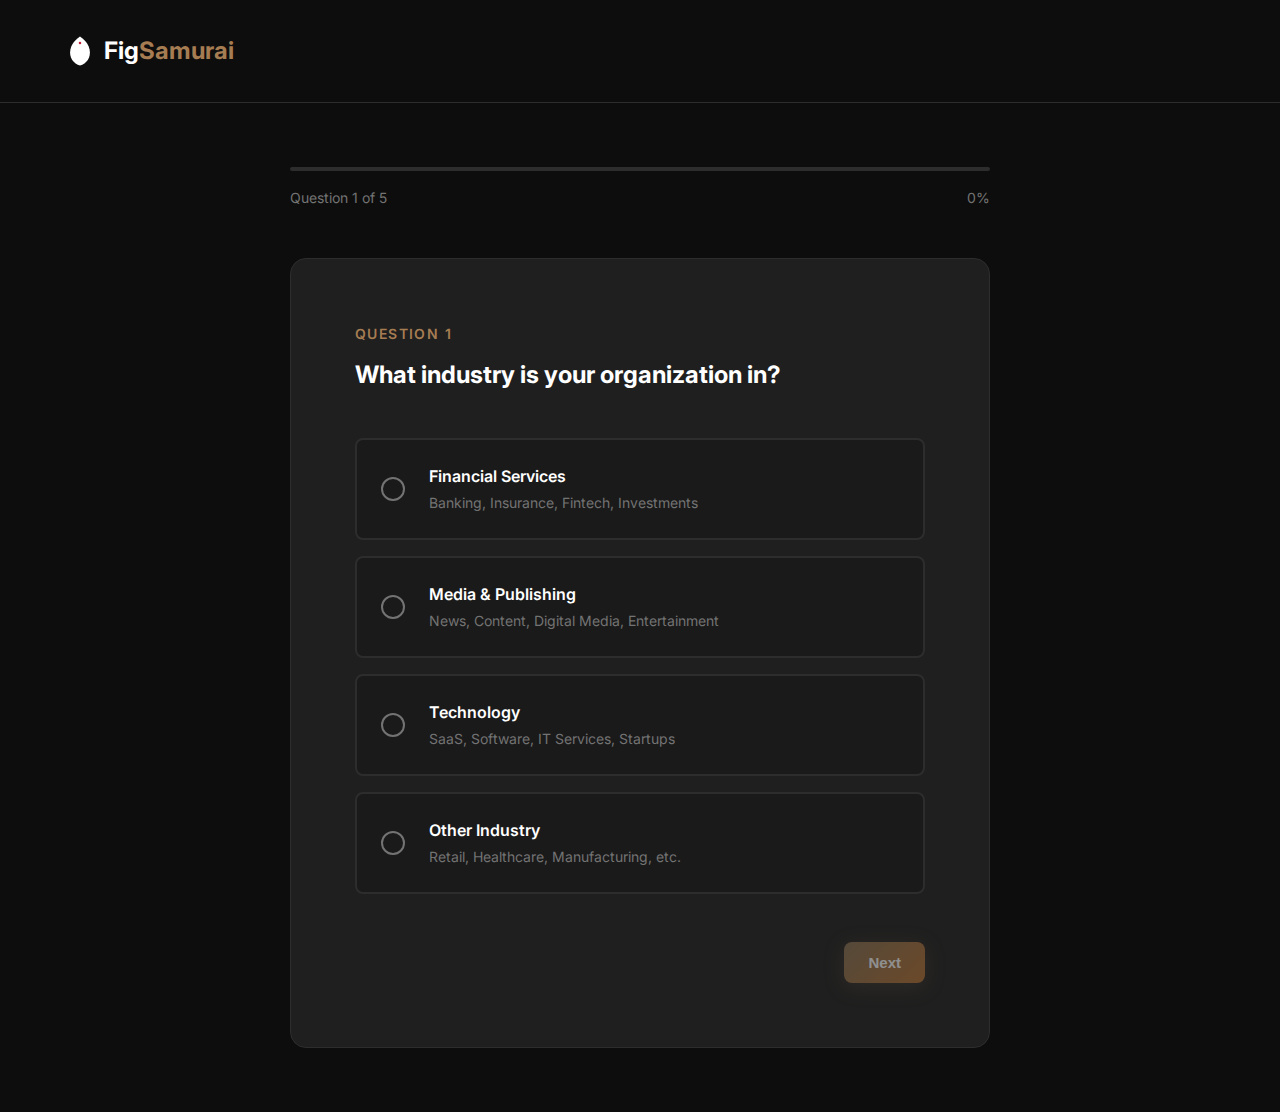
<file: assessment.html>
<!DOCTYPE html>
<html lang="en">
<head>
    <meta charset="UTF-8">
    <meta name="viewport" content="width=device-width, initial-scale=1.0">
    <title>AI Readiness Assessment | FigSamurai</title>
    <meta name="description" content="Take FigSamurai's free 2-minute AI Readiness Assessment. Discover your AI maturity level and get personalized recommendations for your organization.">
    <meta property="og:title" content="Free AI Readiness Assessment | FigSamurai">
    <meta property="og:description" content="Take our free 2-minute quiz to discover your AI readiness level and get personalized recommendations.">
    <meta property="og:type" content="website">
    <meta property="og:url" content="https://figsamurai.com/assessment.html">
    <meta name="twitter:card" content="summary_large_image">
    <link rel="icon" type="image/svg+xml" href="favicon.svg">
    <link rel="stylesheet" href="css/styles.css">
    <link rel="preconnect" href="https://fonts.googleapis.com">
    <link rel="preconnect" href="https://fonts.gstatic.com" crossorigin>
    <link href="https://fonts.googleapis.com/css2?family=Inter:wght@300;400;500;600;700;800&display=swap" rel="stylesheet">
    <style>
        .assessment-page {
            min-height: 100vh;
            display: flex;
            flex-direction: column;
        }

        .assessment-header {
            padding: var(--spacing-lg) 0;
            border-bottom: 1px solid var(--color-bg-tertiary);
        }

        .assessment-main {
            flex: 1;
            display: flex;
            align-items: center;
            padding: var(--spacing-2xl) 0;
        }

        .assessment-container {
            max-width: 700px;
            margin: 0 auto;
            width: 100%;
        }

        /* Progress Bar */
        .progress-container {
            margin-bottom: var(--spacing-xl);
        }

        .progress-bar {
            height: 4px;
            background: var(--color-bg-tertiary);
            border-radius: 2px;
            overflow: hidden;
        }

        .progress-fill {
            height: 100%;
            background: var(--gradient-bronze);
            transition: width var(--transition-base);
            width: 0%;
        }

        .progress-text {
            display: flex;
            justify-content: space-between;
            margin-top: var(--spacing-sm);
            font-size: 0.875rem;
            color: var(--color-text-muted);
        }

        /* Question Card */
        .question-card {
            background: var(--color-bg-card);
            border: 1px solid var(--color-bg-tertiary);
            border-radius: var(--radius-xl);
            padding: var(--spacing-2xl);
            display: none;
        }

        .question-card.active {
            display: block;
            animation: fadeIn 0.3s ease;
        }

        @keyframes fadeIn {
            from { opacity: 0; transform: translateY(10px); }
            to { opacity: 1; transform: translateY(0); }
        }

        .question-number {
            color: var(--color-bronze-light);
            font-size: 0.875rem;
            font-weight: 600;
            text-transform: uppercase;
            letter-spacing: 0.1em;
            margin-bottom: var(--spacing-sm);
        }

        .question-text {
            font-size: 1.5rem;
            font-weight: 700;
            margin-bottom: var(--spacing-xl);
        }

        /* Options */
        .options-grid {
            display: flex;
            flex-direction: column;
            gap: var(--spacing-sm);
        }

        .option {
            display: flex;
            align-items: center;
            gap: var(--spacing-md);
            padding: var(--spacing-md);
            background: var(--color-bg-secondary);
            border: 2px solid var(--color-bg-tertiary);
            border-radius: var(--radius-md);
            cursor: pointer;
            transition: all var(--transition-fast);
        }

        .option:hover {
            border-color: var(--color-bronze);
            background: var(--color-bg-tertiary);
        }

        .option.selected {
            border-color: var(--color-bronze-light);
            background: rgba(139, 115, 85, 0.15);
        }

        .option-radio {
            width: 24px;
            height: 24px;
            border: 2px solid var(--color-text-muted);
            border-radius: 50%;
            display: flex;
            align-items: center;
            justify-content: center;
            flex-shrink: 0;
            transition: all var(--transition-fast);
        }

        .option.selected .option-radio {
            border-color: var(--color-bronze-light);
        }

        .option.selected .option-radio::after {
            content: '';
            width: 12px;
            height: 12px;
            background: var(--color-bronze-light);
            border-radius: 50%;
        }

        .option-content {
            flex: 1;
        }

        .option-label {
            font-weight: 600;
            margin-bottom: 2px;
        }

        .option-desc {
            font-size: 0.875rem;
            color: var(--color-text-muted);
        }

        /* Navigation */
        .question-nav {
            display: flex;
            justify-content: space-between;
            margin-top: var(--spacing-xl);
        }

        .btn-back {
            background: transparent;
            color: var(--color-text-secondary);
            border: none;
            padding: 0;
        }

        .btn-back:hover {
            color: var(--color-text-primary);
        }

        .btn-next:disabled {
            opacity: 0.5;
            cursor: not-allowed;
        }

        /* Email Form */
        .email-form {
            display: none;
        }

        .email-form.active {
            display: block;
            animation: fadeIn 0.3s ease;
        }

        .email-form h2 {
            margin-bottom: var(--spacing-sm);
        }

        .email-form > p {
            color: var(--color-text-secondary);
            margin-bottom: var(--spacing-xl);
        }

        .form-group {
            margin-bottom: var(--spacing-md);
        }

        .form-group label {
            display: block;
            margin-bottom: var(--spacing-xs);
            font-weight: 500;
        }

        .form-group input {
            width: 100%;
            padding: var(--spacing-md);
            background: var(--color-bg-secondary);
            border: 1px solid var(--color-bg-tertiary);
            border-radius: var(--radius-md);
            color: var(--color-text-primary);
            font-size: 1rem;
            transition: border-color var(--transition-fast);
        }

        .form-group input:focus {
            outline: none;
            border-color: var(--color-bronze);
        }

        .form-group input::placeholder {
            color: var(--color-text-muted);
        }

        /* Results Preview */
        .results-preview {
            background: var(--color-bg-secondary);
            border-radius: var(--radius-lg);
            padding: var(--spacing-lg);
            margin-bottom: var(--spacing-lg);
        }

        .results-preview h3 {
            margin-bottom: var(--spacing-md);
            font-size: 1rem;
            color: var(--color-text-secondary);
        }

        .score-preview {
            display: flex;
            align-items: center;
            gap: var(--spacing-md);
        }

        .score-circle {
            width: 80px;
            height: 80px;
            border-radius: 50%;
            background: var(--gradient-bronze);
            display: flex;
            align-items: center;
            justify-content: center;
            font-size: 1.5rem;
            font-weight: 800;
        }

        .score-details {
            flex: 1;
        }

        .score-label {
            font-weight: 700;
            font-size: 1.25rem;
        }

        .score-desc {
            color: var(--color-text-muted);
            font-size: 0.875rem;
        }

        .results-teaser {
            display: flex;
            flex-direction: column;
            gap: var(--spacing-xs);
            margin-top: var(--spacing-md);
            padding-top: var(--spacing-md);
            border-top: 1px solid var(--color-bg-tertiary);
        }

        .teaser-item {
            display: flex;
            align-items: center;
            gap: var(--spacing-sm);
            color: var(--color-text-muted);
            font-size: 0.875rem;
        }

        .teaser-item .lock {
            color: var(--color-bronze-light);
        }

        .privacy-note {
            font-size: 0.75rem;
            color: var(--color-text-muted);
            margin-top: var(--spacing-sm);
        }
    </style>
</head>
<body class="assessment-page">
    <!-- Header -->
    <header class="assessment-header">
        <div class="container">
            <a href="/" class="logo">
                <svg class="logo-icon" width="32" height="32" viewBox="0 0 100 100" fill="none">
                    <path d="M50 5C50 5 25 20 20 45C15 70 30 90 50 95C70 90 85 70 80 45C75 20 50 5 50 5Z" fill="currentColor"/>
                    <circle cx="50" cy="25" r="4" fill="#C41E3A"/>
                </svg>
                <span class="logo-text">Fig<span class="logo-highlight">Samurai</span></span>
            </a>
        </div>
    </header>

    <!-- Main Content -->
    <main class="assessment-main">
        <div class="container">
            <div class="assessment-container">
                <!-- Progress -->
                <div class="progress-container">
                    <div class="progress-bar">
                        <div class="progress-fill" id="progressFill"></div>
                    </div>
                    <div class="progress-text">
                        <span id="progressStep">Question 1 of 5</span>
                        <span id="progressPercent">0%</span>
                    </div>
                </div>

                <!-- Question 1 -->
                <div class="question-card active" data-question="1">
                    <div class="question-number">Question 1</div>
                    <h2 class="question-text">What industry is your organization in?</h2>
                    <div class="options-grid">
                        <div class="option" data-value="finance" data-points="25">
                            <div class="option-radio"></div>
                            <div class="option-content">
                                <div class="option-label">Financial Services</div>
                                <div class="option-desc">Banking, Insurance, Fintech, Investments</div>
                            </div>
                        </div>
                        <div class="option" data-value="media" data-points="20">
                            <div class="option-radio"></div>
                            <div class="option-content">
                                <div class="option-label">Media & Publishing</div>
                                <div class="option-desc">News, Content, Digital Media, Entertainment</div>
                            </div>
                        </div>
                        <div class="option" data-value="tech" data-points="22">
                            <div class="option-radio"></div>
                            <div class="option-content">
                                <div class="option-label">Technology</div>
                                <div class="option-desc">SaaS, Software, IT Services, Startups</div>
                            </div>
                        </div>
                        <div class="option" data-value="other" data-points="15">
                            <div class="option-radio"></div>
                            <div class="option-content">
                                <div class="option-label">Other Industry</div>
                                <div class="option-desc">Retail, Healthcare, Manufacturing, etc.</div>
                            </div>
                        </div>
                    </div>
                    <div class="question-nav">
                        <div></div>
                        <button class="btn btn-primary btn-next" disabled>Next</button>
                    </div>
                </div>

                <!-- Question 2 -->
                <div class="question-card" data-question="2">
                    <div class="question-number">Question 2</div>
                    <h2 class="question-text">How is your organization currently using AI?</h2>
                    <div class="options-grid">
                        <div class="option" data-value="none" data-points="5">
                            <div class="option-radio"></div>
                            <div class="option-content">
                                <div class="option-label">Not using AI yet</div>
                                <div class="option-desc">We haven't started exploring AI applications</div>
                            </div>
                        </div>
                        <div class="option" data-value="exploring" data-points="12">
                            <div class="option-radio"></div>
                            <div class="option-content">
                                <div class="option-label">Exploring & Experimenting</div>
                                <div class="option-desc">Trying out tools like ChatGPT, running pilots</div>
                            </div>
                        </div>
                        <div class="option" data-value="production" data-points="20">
                            <div class="option-radio"></div>
                            <div class="option-content">
                                <div class="option-label">In Production</div>
                                <div class="option-desc">We have AI systems running in our workflows</div>
                            </div>
                        </div>
                        <div class="option" data-value="advanced" data-points="25">
                            <div class="option-radio"></div>
                            <div class="option-content">
                                <div class="option-label">Advanced Implementation</div>
                                <div class="option-desc">Multiple AI systems, custom models, AI team</div>
                            </div>
                        </div>
                    </div>
                    <div class="question-nav">
                        <button class="btn btn-back">&larr; Back</button>
                        <button class="btn btn-primary btn-next" disabled>Next</button>
                    </div>
                </div>

                <!-- Question 3 -->
                <div class="question-card" data-question="3">
                    <div class="question-number">Question 3</div>
                    <h2 class="question-text">What's your biggest AI challenge right now?</h2>
                    <div class="options-grid">
                        <div class="option" data-value="start" data-points="10">
                            <div class="option-radio"></div>
                            <div class="option-content">
                                <div class="option-label">Don't know where to start</div>
                                <div class="option-desc">Overwhelmed by options, need guidance</div>
                            </div>
                        </div>
                        <div class="option" data-value="integration" data-points="18">
                            <div class="option-radio"></div>
                            <div class="option-content">
                                <div class="option-label">Integration with existing systems</div>
                                <div class="option-desc">Technical challenges connecting AI to our stack</div>
                            </div>
                        </div>
                        <div class="option" data-value="training" data-points="15">
                            <div class="option-radio"></div>
                            <div class="option-content">
                                <div class="option-label">Training our team</div>
                                <div class="option-desc">People don't know how to use AI effectively</div>
                            </div>
                        </div>
                        <div class="option" data-value="scaling" data-points="22">
                            <div class="option-radio"></div>
                            <div class="option-content">
                                <div class="option-label">Scaling what works</div>
                                <div class="option-desc">Pilots successful, need help expanding</div>
                            </div>
                        </div>
                    </div>
                    <div class="question-nav">
                        <button class="btn btn-back">&larr; Back</button>
                        <button class="btn btn-primary btn-next" disabled>Next</button>
                    </div>
                </div>

                <!-- Question 4 -->
                <div class="question-card" data-question="4">
                    <div class="question-number">Question 4</div>
                    <h2 class="question-text">What's your team size?</h2>
                    <div class="options-grid">
                        <div class="option" data-value="solo" data-points="8">
                            <div class="option-radio"></div>
                            <div class="option-content">
                                <div class="option-label">Solo / Freelancer</div>
                                <div class="option-desc">Just me</div>
                            </div>
                        </div>
                        <div class="option" data-value="small" data-points="12">
                            <div class="option-radio"></div>
                            <div class="option-content">
                                <div class="option-label">Small Team (2-10)</div>
                                <div class="option-desc">Startup or small business</div>
                            </div>
                        </div>
                        <div class="option" data-value="medium" data-points="18">
                            <div class="option-radio"></div>
                            <div class="option-content">
                                <div class="option-label">Medium (11-50)</div>
                                <div class="option-desc">Growing company with departments</div>
                            </div>
                        </div>
                        <div class="option" data-value="enterprise" data-points="25">
                            <div class="option-radio"></div>
                            <div class="option-content">
                                <div class="option-label">Enterprise (50+)</div>
                                <div class="option-desc">Large organization with multiple teams</div>
                            </div>
                        </div>
                    </div>
                    <div class="question-nav">
                        <button class="btn btn-back">&larr; Back</button>
                        <button class="btn btn-primary btn-next" disabled>Next</button>
                    </div>
                </div>

                <!-- Question 5 -->
                <div class="question-card" data-question="5">
                    <div class="question-number">Question 5</div>
                    <h2 class="question-text">What's your AI investment budget?</h2>
                    <div class="options-grid">
                        <div class="option" data-value="starter" data-points="8">
                            <div class="option-radio"></div>
                            <div class="option-content">
                                <div class="option-label">Under $1,000/month</div>
                                <div class="option-desc">Looking for affordable solutions</div>
                            </div>
                        </div>
                        <div class="option" data-value="growth" data-points="15">
                            <div class="option-radio"></div>
                            <div class="option-content">
                                <div class="option-label">$1,000 - $5,000/month</div>
                                <div class="option-desc">Ready to invest in growth</div>
                            </div>
                        </div>
                        <div class="option" data-value="scale" data-points="20">
                            <div class="option-radio"></div>
                            <div class="option-content">
                                <div class="option-label">$5,000 - $20,000/month</div>
                                <div class="option-desc">Serious about AI transformation</div>
                            </div>
                        </div>
                        <div class="option" data-value="enterprise" data-points="25">
                            <div class="option-radio"></div>
                            <div class="option-content">
                                <div class="option-label">$20,000+/month</div>
                                <div class="option-desc">Enterprise-level investment</div>
                            </div>
                        </div>
                    </div>
                    <div class="question-nav">
                        <button class="btn btn-back">&larr; Back</button>
                        <button class="btn btn-primary btn-next" disabled>See My Results</button>
                    </div>
                </div>

                <!-- Email Form -->
                <div class="email-form" id="emailForm">
                    <h2>Your AI Readiness Score is Ready!</h2>
                    <p>Enter your email to see your personalized results and recommendations.</p>

                    <div class="results-preview">
                        <h3>Your Preview</h3>
                        <div class="score-preview">
                            <div class="score-circle" id="scorePreview">--</div>
                            <div class="score-details">
                                <div class="score-label" id="tierPreview">Calculating...</div>
                                <div class="score-desc">AI Readiness Level</div>
                            </div>
                        </div>
                        <div class="results-teaser">
                            <div class="teaser-item"><span class="lock">&#128274;</span> Personalized recommendations</div>
                            <div class="teaser-item"><span class="lock">&#128274;</span> Recommended service tier</div>
                            <div class="teaser-item"><span class="lock">&#128274;</span> Next steps roadmap</div>
                        </div>
                    </div>

                    <form id="resultsForm" action="https://formspree.io/f/mqedkpkz" method="POST">
                        <input type="hidden" name="score" id="hiddenScore">
                        <input type="hidden" name="tier" id="hiddenTier">
                        <input type="hidden" name="answers" id="hiddenAnswers">

                        <div class="form-group">
                            <label for="name">Your Name</label>
                            <input type="text" id="name" name="name" placeholder="John Smith" required>
                        </div>
                        <div class="form-group">
                            <label for="email">Email Address</label>
                            <input type="email" id="email" name="email" placeholder="john@company.com" required>
                        </div>
                        <div class="form-group">
                            <label for="company">Company (Optional)</label>
                            <input type="text" id="company" name="company" placeholder="Acme Corp">
                        </div>
                        <button type="submit" class="btn btn-primary btn-large btn-block">Unlock My Full Results</button>
                        <p class="privacy-note">We respect your privacy. No spam, just helpful AI insights.</p>
                    </form>
                </div>
            </div>
        </div>
    </main>

    <script src="js/assessment.js"></script>
</body>
</html>
</file>
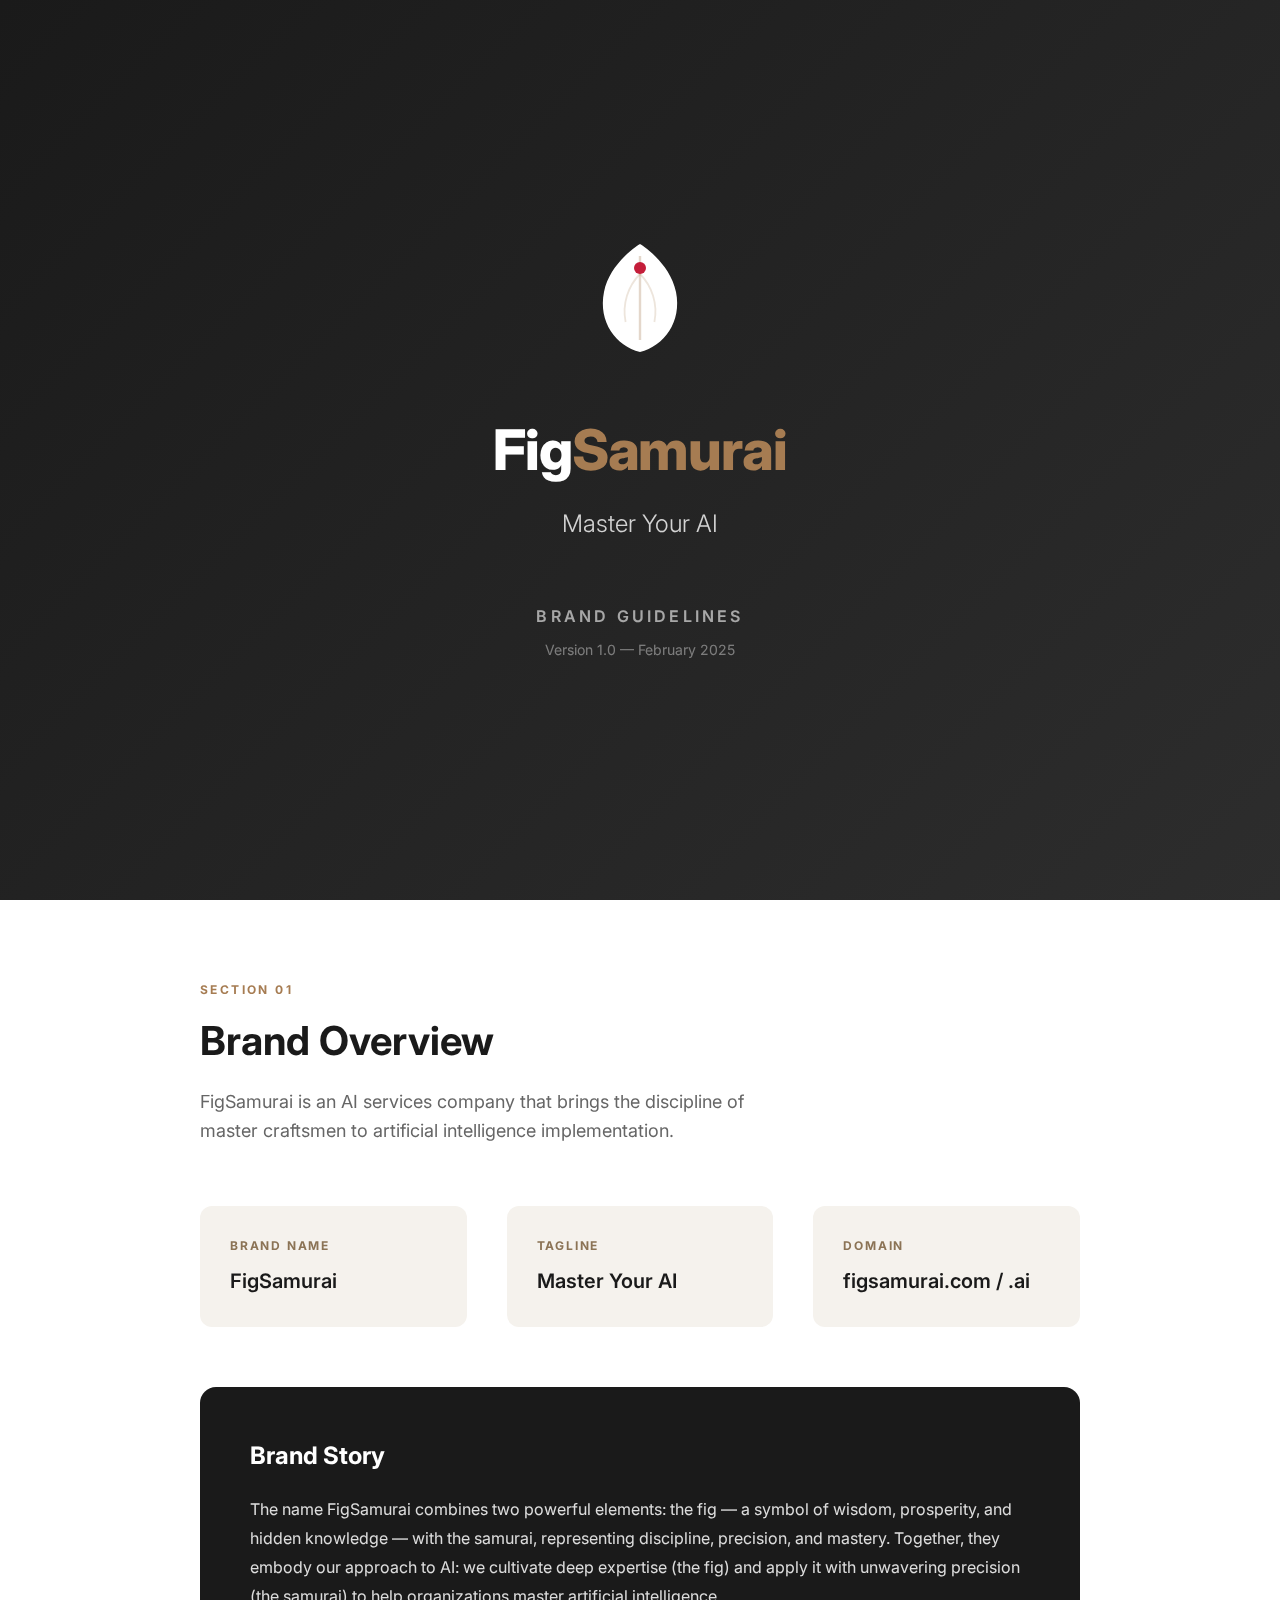
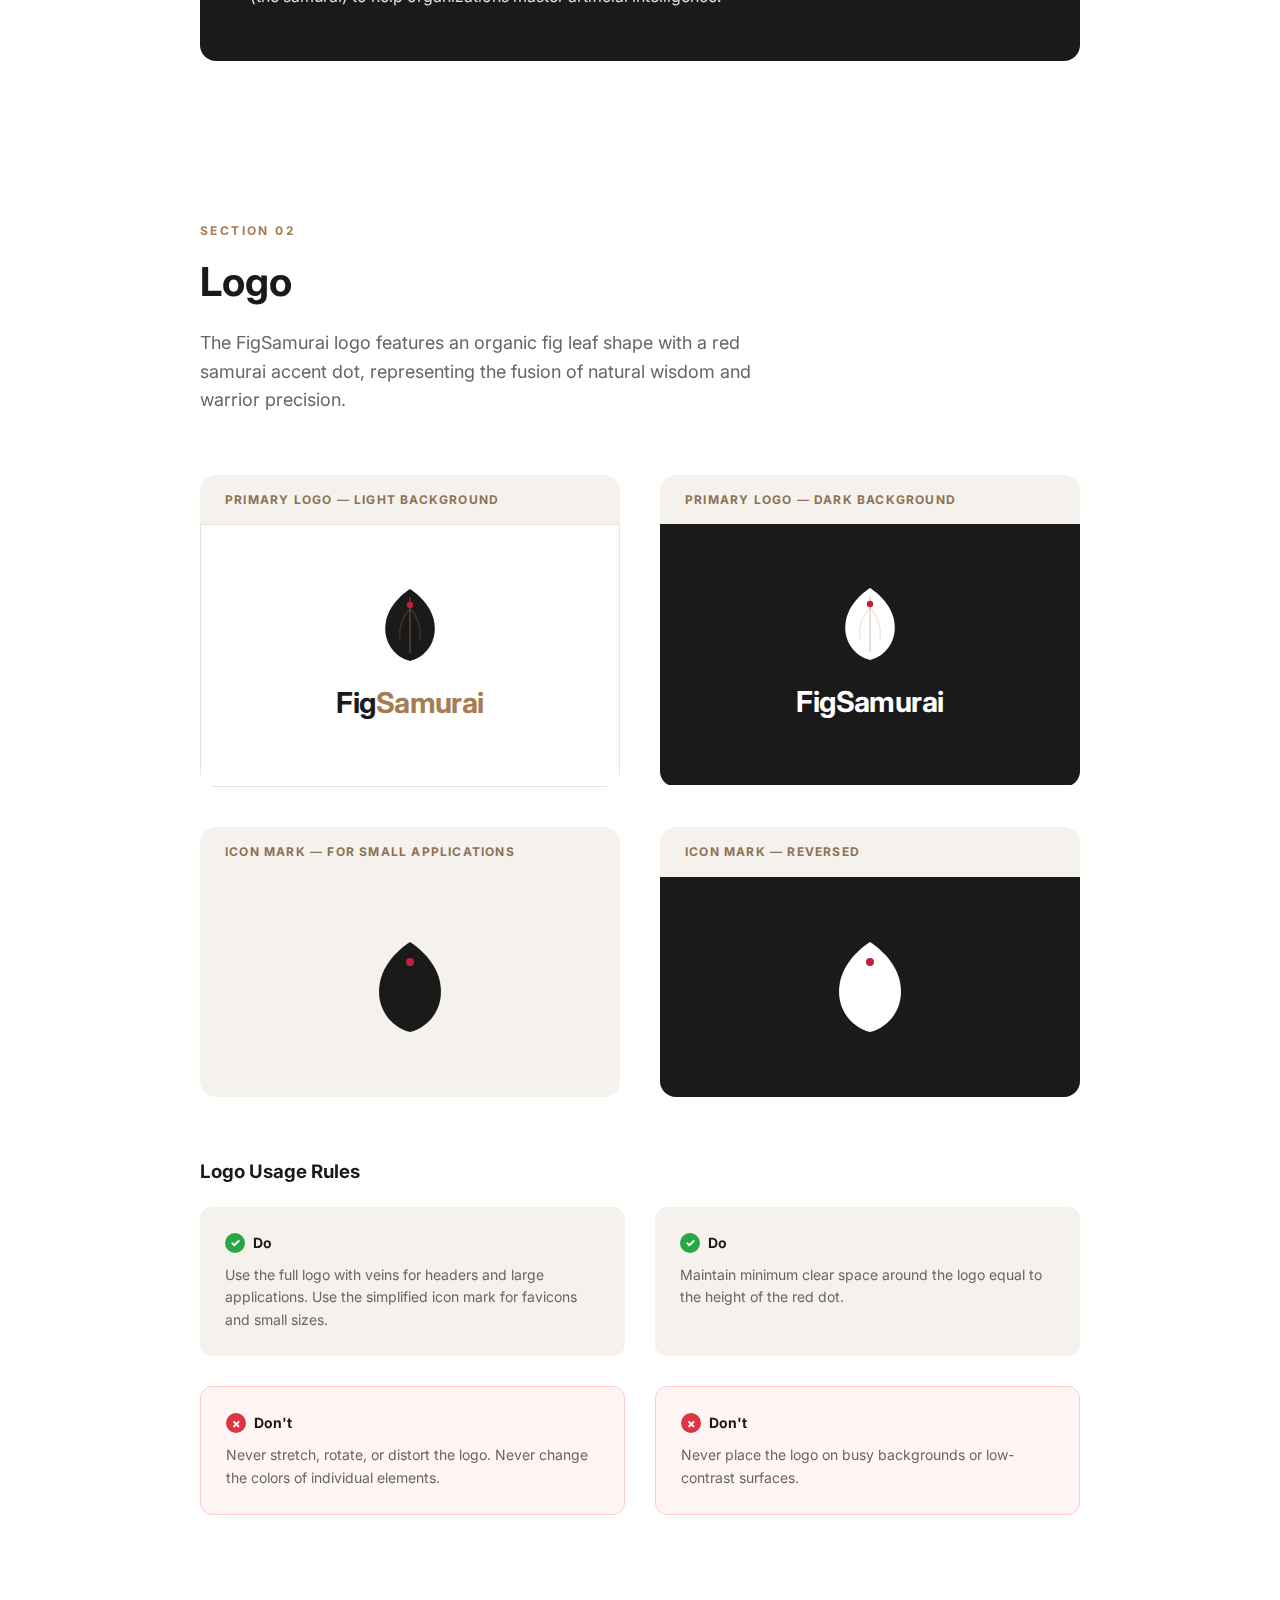
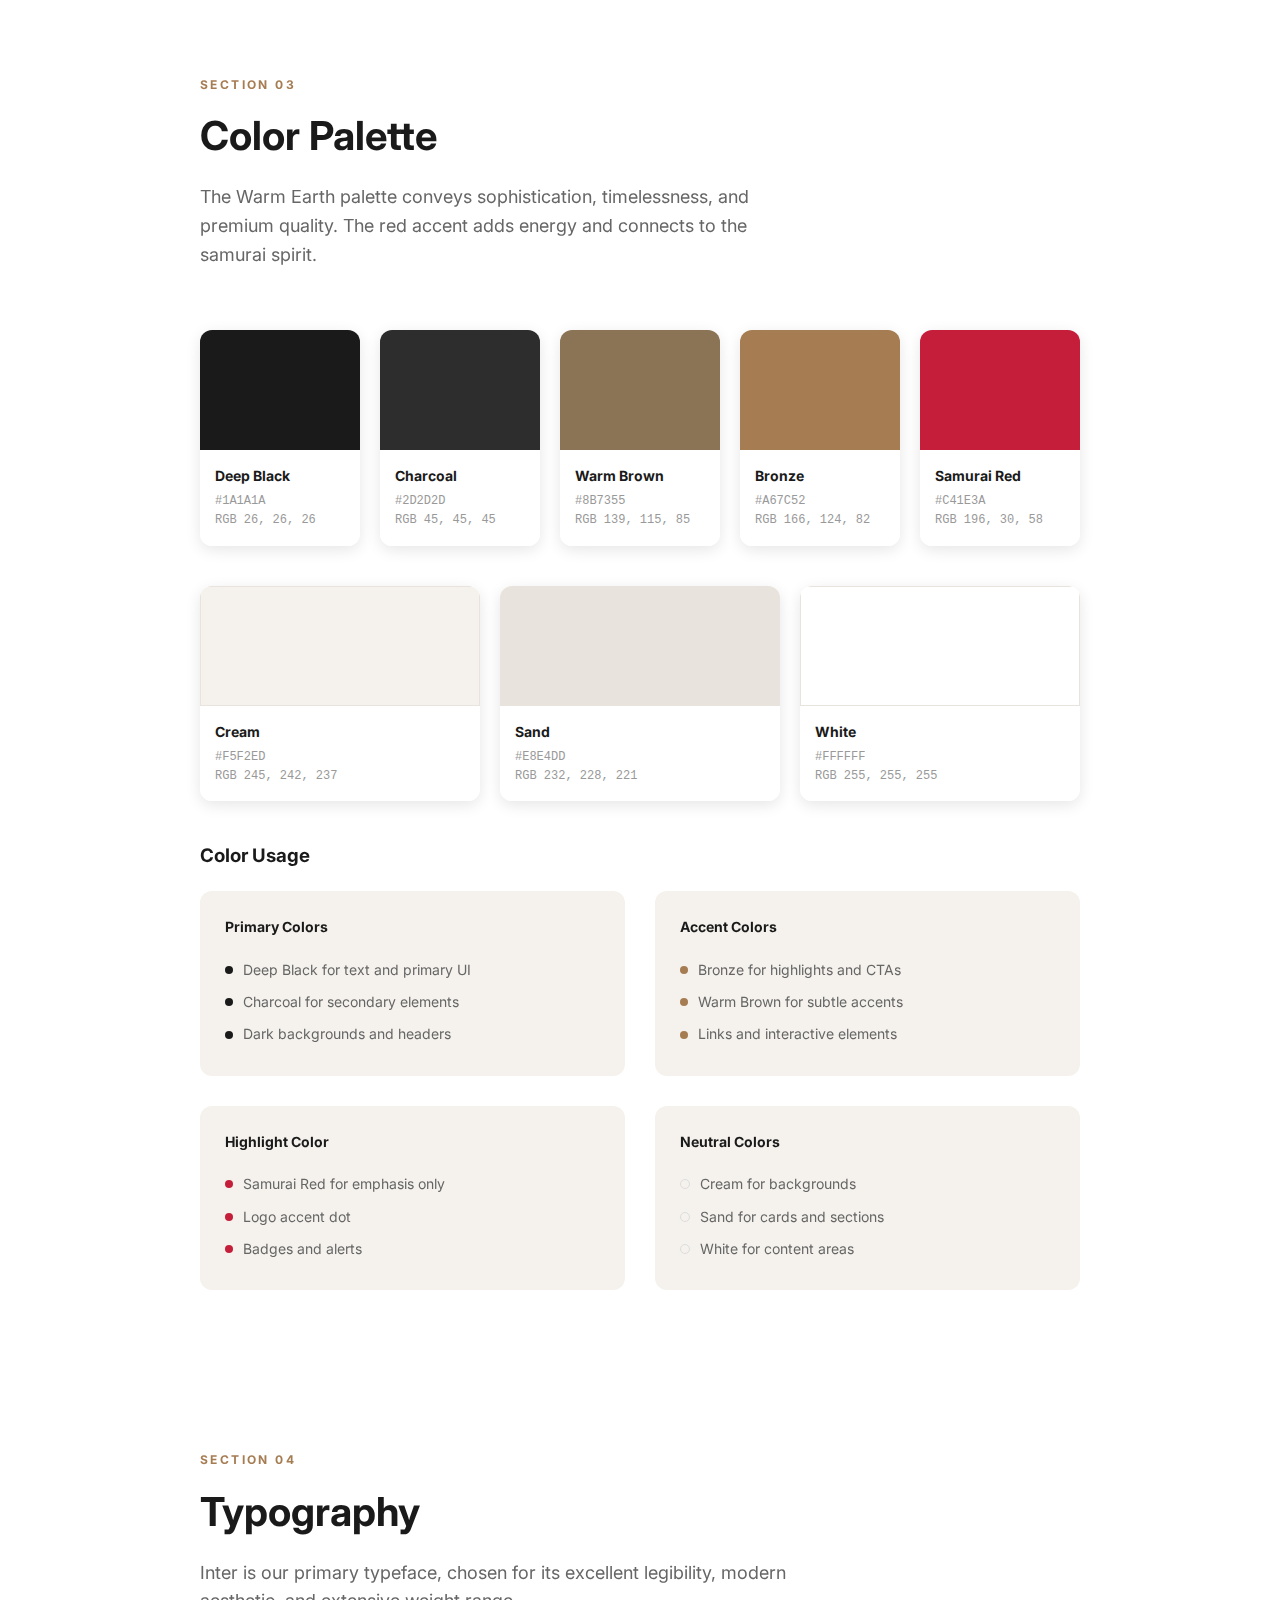
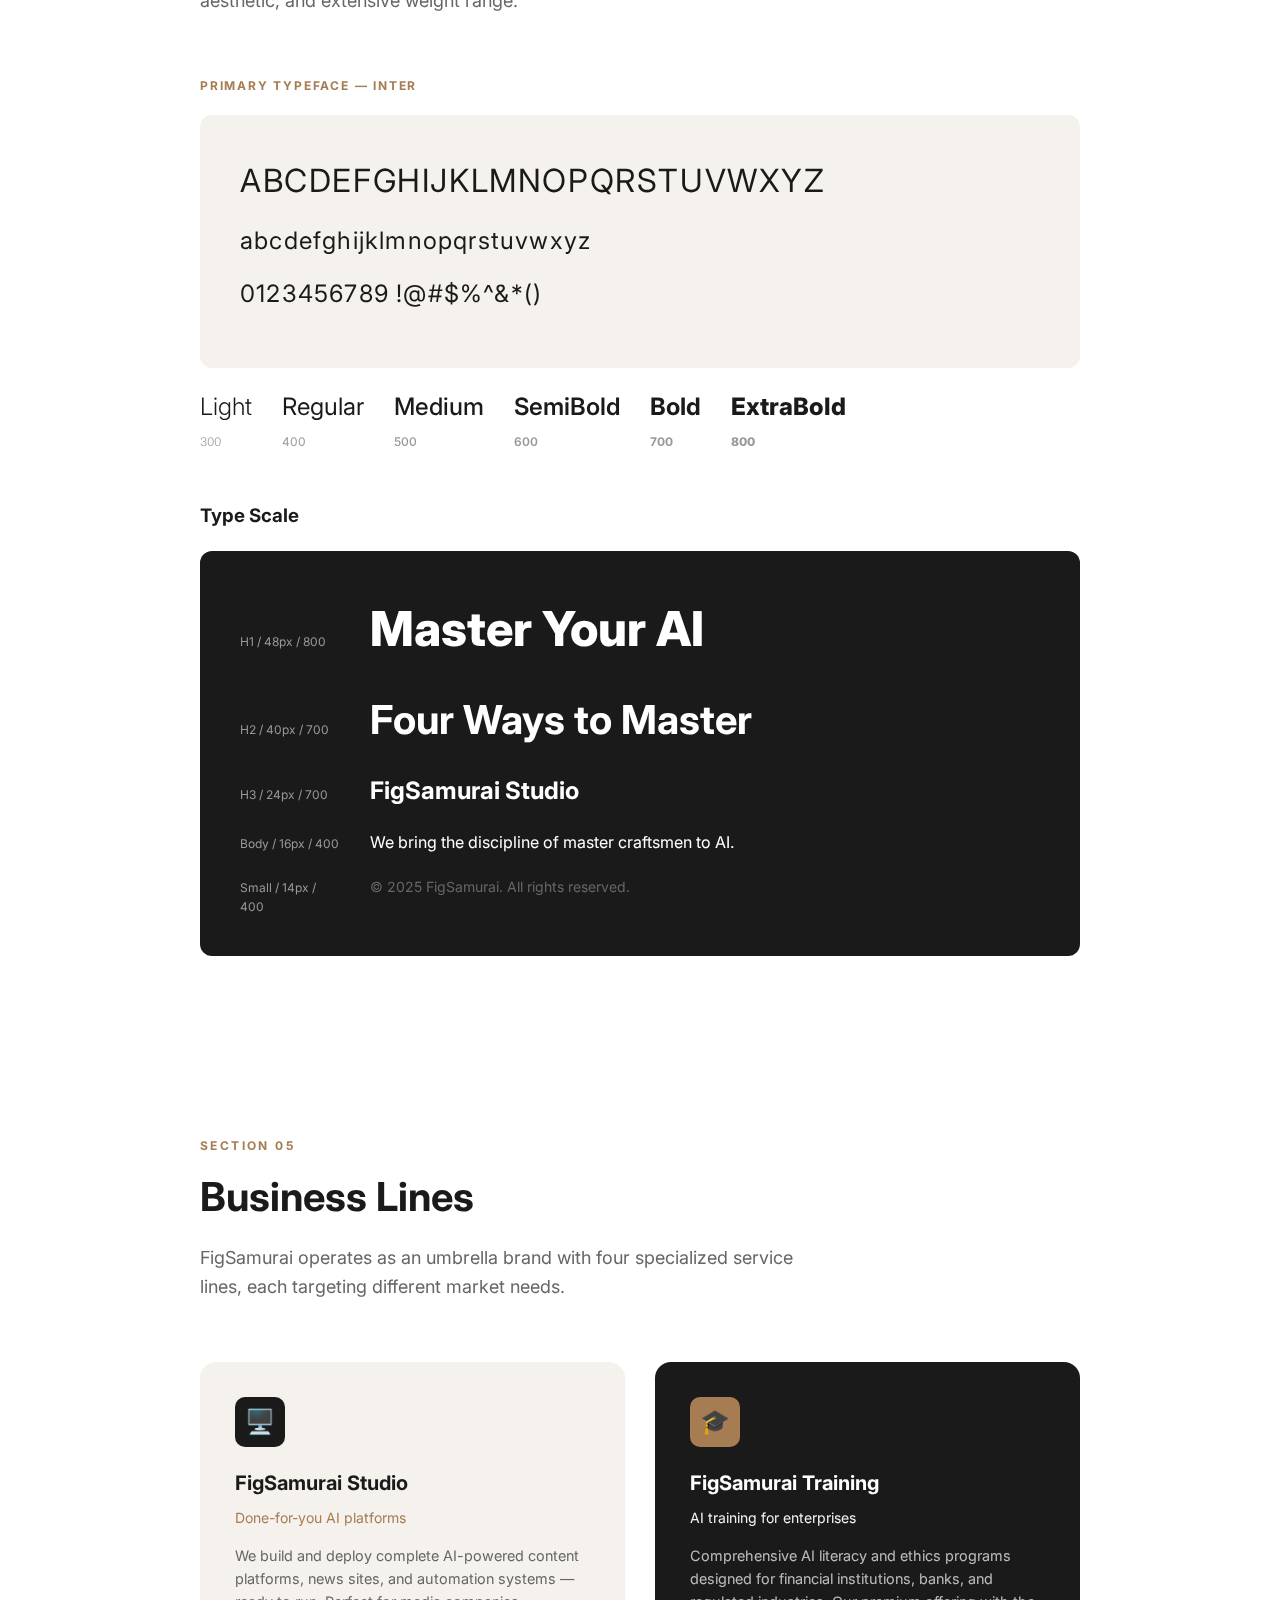
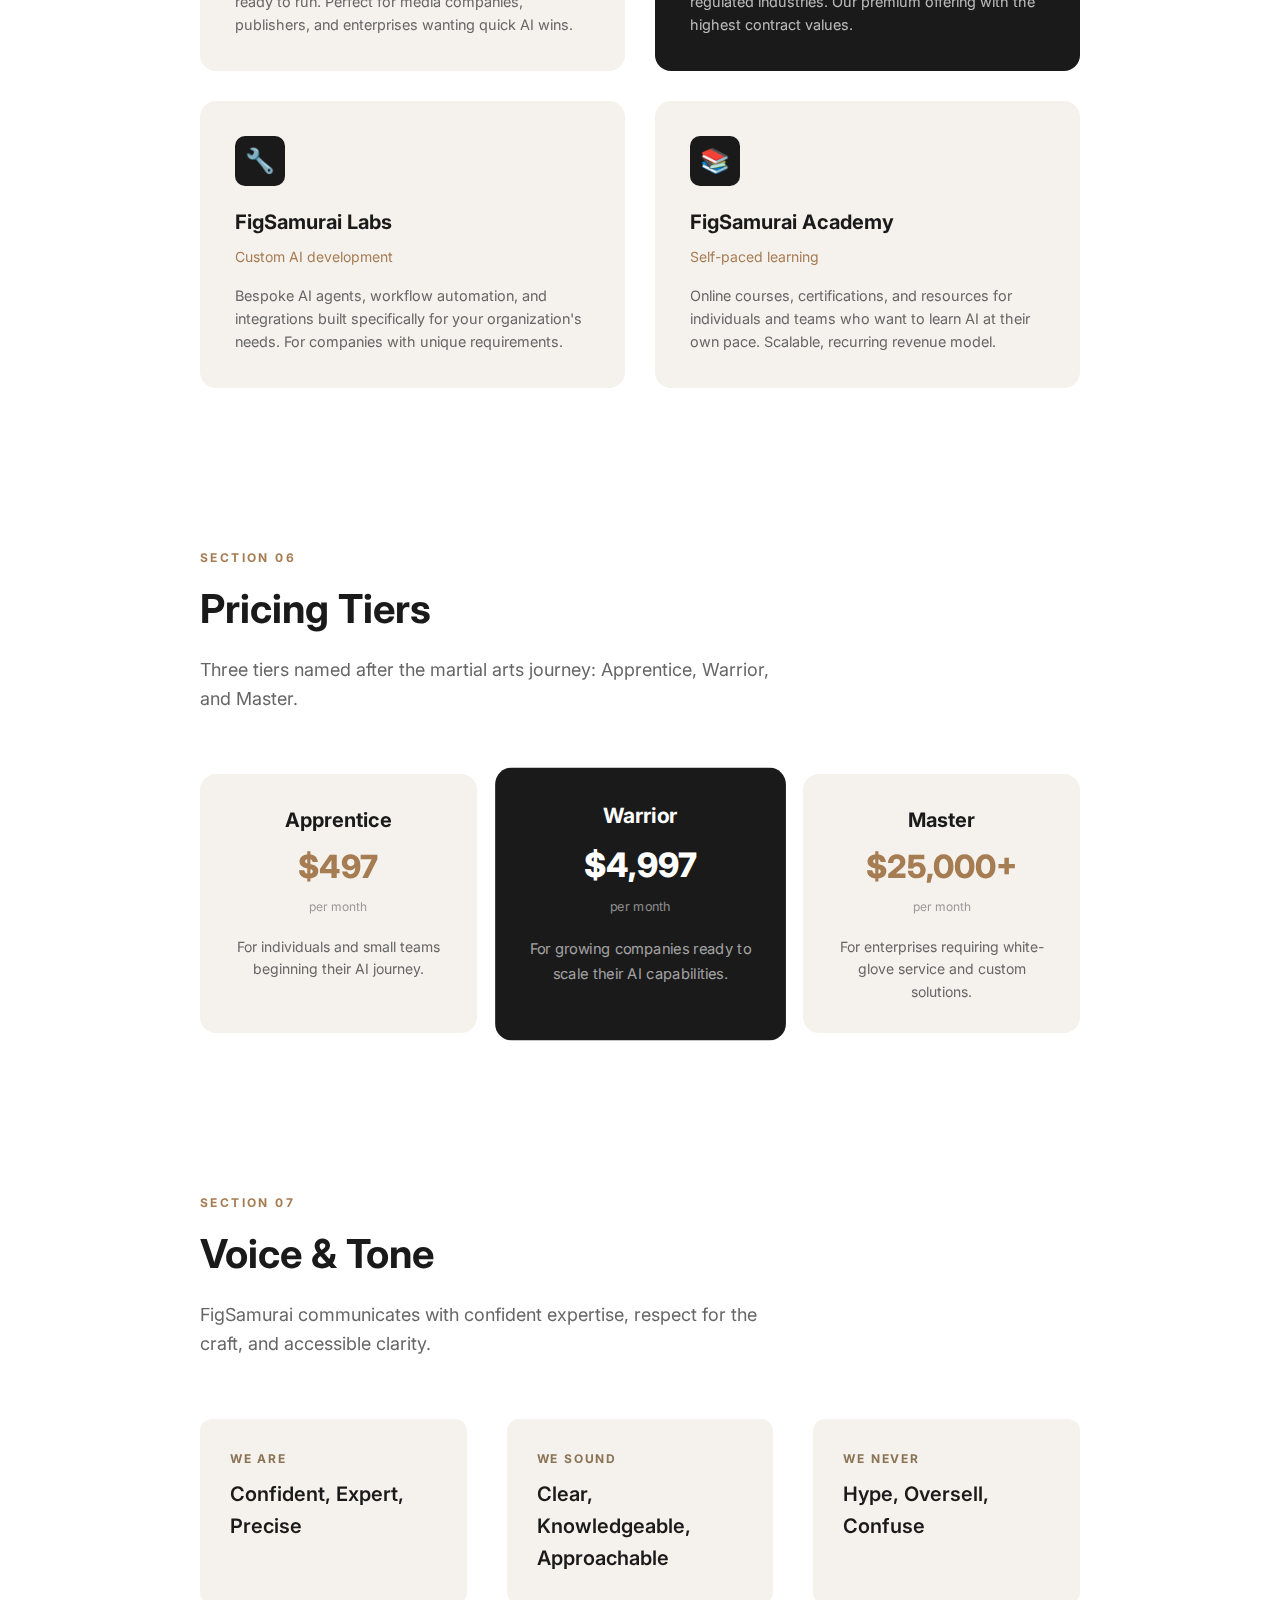
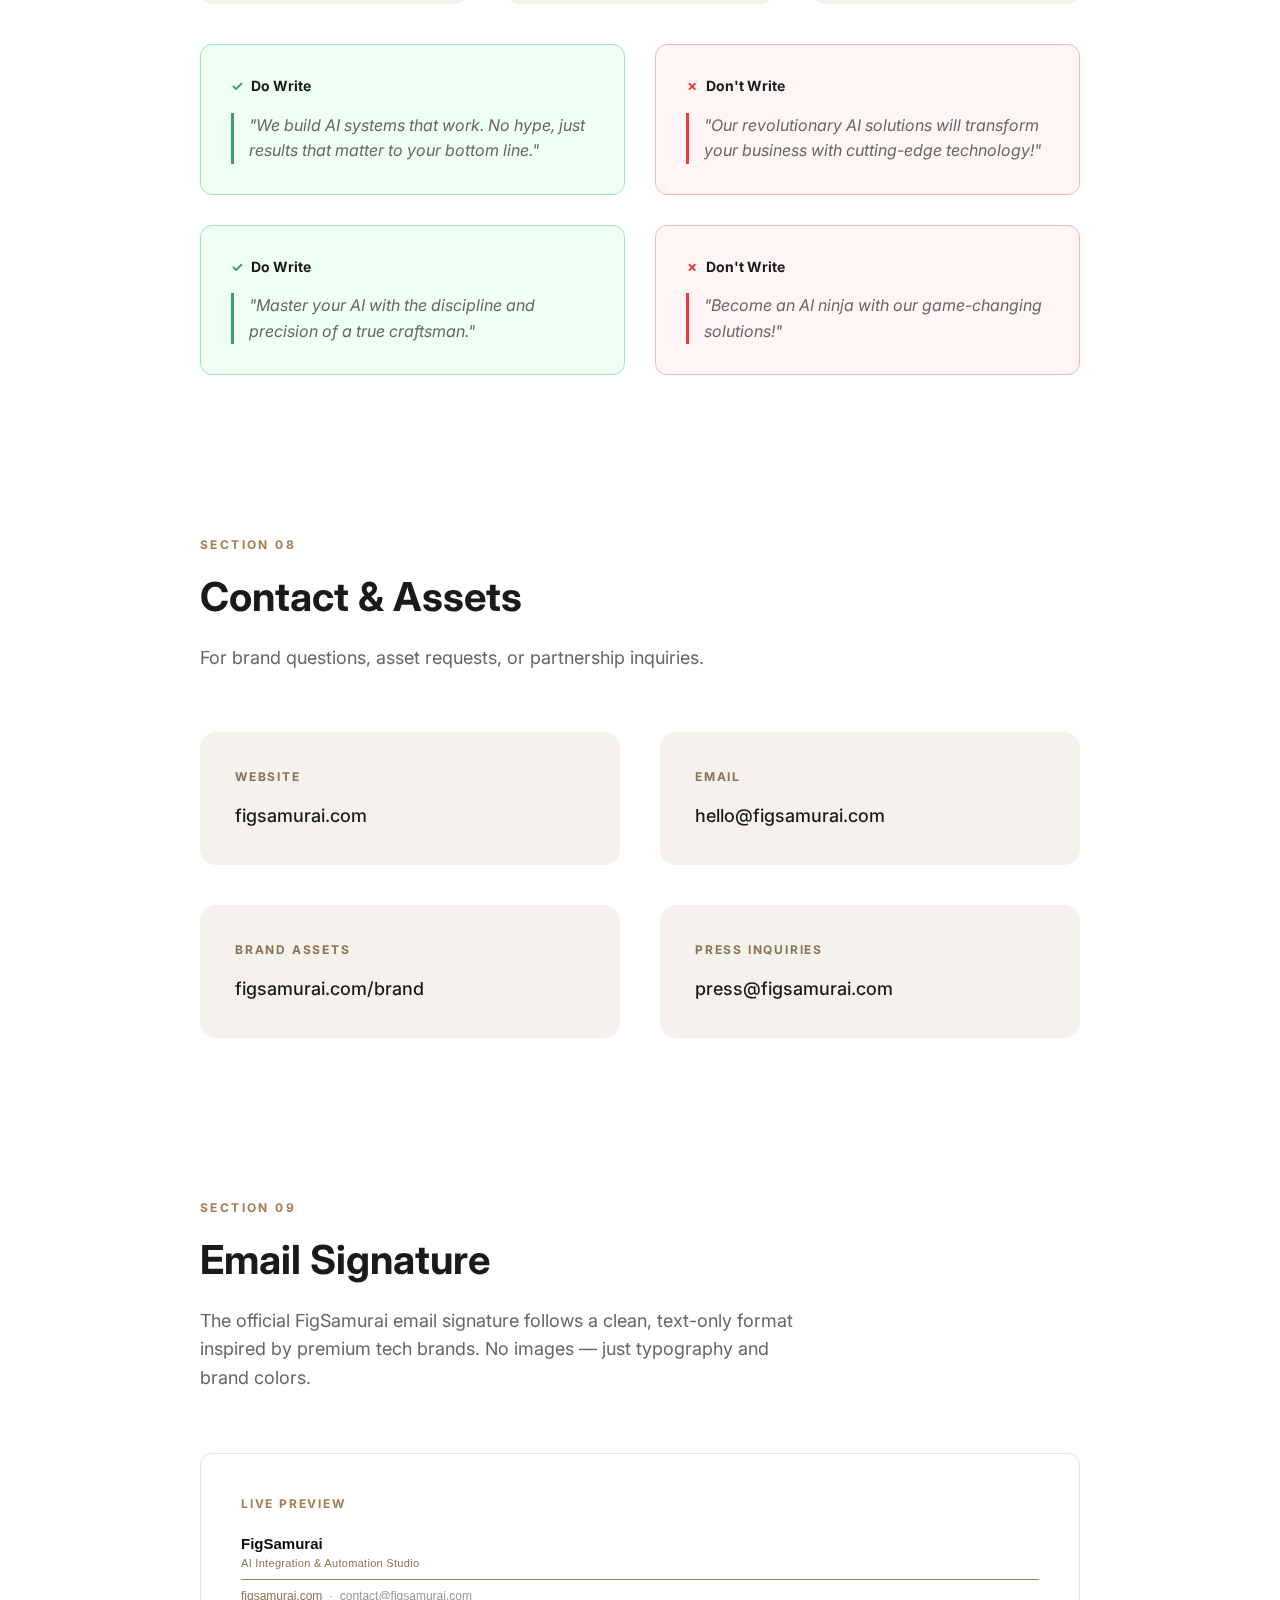
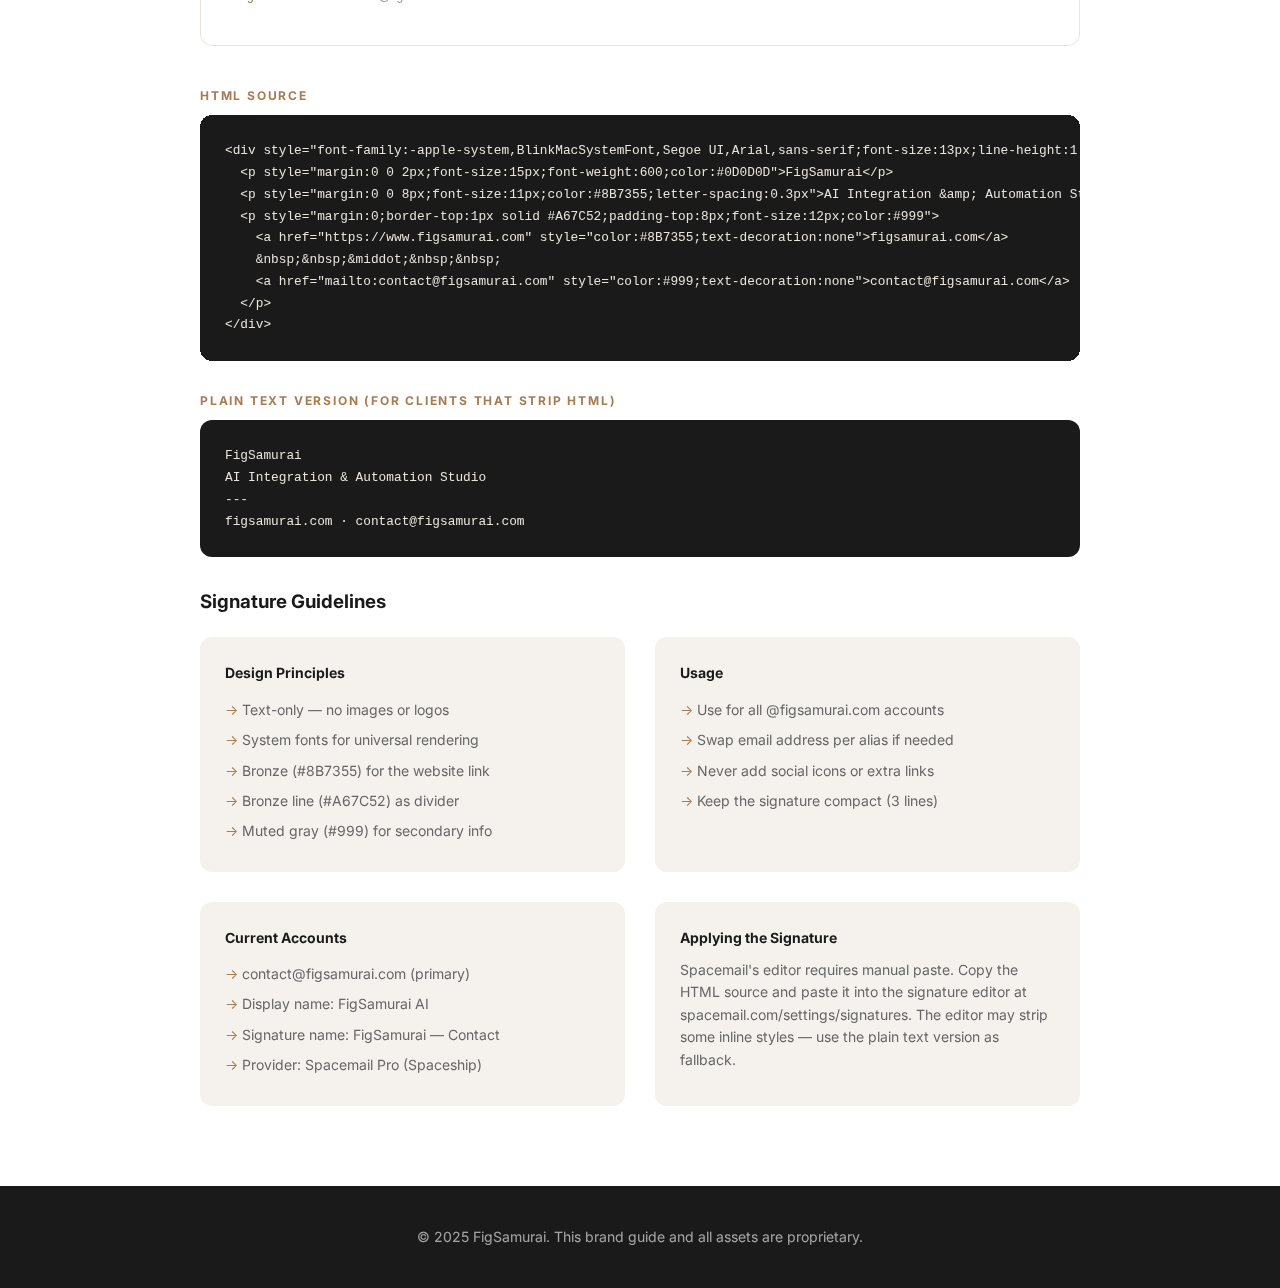
<file: brand-guide.html>
<!DOCTYPE html>
<html lang="en">
<head>
    <meta charset="UTF-8">
    <meta name="viewport" content="width=device-width, initial-scale=1.0">
    <title>FigSamurai Brand Guide</title>
    <link href="https://fonts.googleapis.com/css2?family=Inter:wght@300;400;500;600;700;800;900&display=swap" rel="stylesheet">
    <style>
        @media print {
            body { -webkit-print-color-adjust: exact; print-color-adjust: exact; }
            .page-break { page-break-before: always; }
            .no-print { display: none; }
        }

        * {
            margin: 0;
            padding: 0;
            box-sizing: border-box;
        }

        :root {
            --fig-deep: #1A1A1A;
            --fig-charcoal: #2D2D2D;
            --fig-warm: #8B7355;
            --fig-bronze: #A67C52;
            --fig-cream: #F5F2ED;
            --fig-sand: #E8E4DD;
            --samurai-red: #C41E3A;
            --text-primary: #1A1A1A;
            --text-secondary: #666666;
            --text-muted: #999999;
        }

        body {
            font-family: 'Inter', -apple-system, BlinkMacSystemFont, sans-serif;
            color: var(--text-primary);
            background: white;
            line-height: 1.6;
        }

        /* Cover Page */
        .cover {
            min-height: 100vh;
            background: linear-gradient(135deg, var(--fig-deep) 0%, var(--fig-charcoal) 100%);
            display: flex;
            flex-direction: column;
            justify-content: center;
            align-items: center;
            text-align: center;
            padding: 60px;
            color: white;
        }

        .cover-logo {
            margin-bottom: 40px;
        }

        .cover h1 {
            font-size: 3.5rem;
            font-weight: 800;
            letter-spacing: -0.02em;
            margin-bottom: 10px;
        }

        .cover h1 span {
            color: var(--fig-bronze);
        }

        .cover .tagline {
            font-size: 1.5rem;
            font-weight: 300;
            opacity: 0.8;
            margin-bottom: 60px;
        }

        .cover .doc-title {
            font-size: 1rem;
            font-weight: 600;
            letter-spacing: 0.2em;
            text-transform: uppercase;
            opacity: 0.6;
            margin-bottom: 10px;
        }

        .cover .doc-version {
            font-size: 0.875rem;
            opacity: 0.4;
        }

        /* Section Pages */
        .section {
            padding: 80px 60px;
            max-width: 1000px;
            margin: 0 auto;
        }

        .section-header {
            margin-bottom: 60px;
        }

        .section-number {
            font-size: 0.75rem;
            font-weight: 700;
            letter-spacing: 0.2em;
            text-transform: uppercase;
            color: var(--fig-bronze);
            margin-bottom: 10px;
        }

        .section h2 {
            font-size: 2.5rem;
            font-weight: 700;
            color: var(--fig-deep);
            margin-bottom: 15px;
        }

        .section-intro {
            font-size: 1.125rem;
            color: var(--text-secondary);
            max-width: 600px;
        }

        /* Brand Overview */
        .brand-essence {
            display: grid;
            grid-template-columns: repeat(3, 1fr);
            gap: 40px;
            margin-bottom: 60px;
        }

        .essence-item {
            padding: 30px;
            background: var(--fig-cream);
            border-radius: 12px;
        }

        .essence-item h4 {
            font-size: 0.75rem;
            font-weight: 700;
            letter-spacing: 0.15em;
            text-transform: uppercase;
            color: var(--fig-warm);
            margin-bottom: 10px;
        }

        .essence-item p {
            font-size: 1.25rem;
            font-weight: 600;
            color: var(--fig-deep);
        }

        .brand-story {
            background: var(--fig-deep);
            color: white;
            padding: 50px;
            border-radius: 16px;
        }

        .brand-story h3 {
            font-size: 1.5rem;
            margin-bottom: 20px;
        }

        .brand-story p {
            font-size: 1rem;
            line-height: 1.8;
            opacity: 0.85;
        }

        /* Logo Section */
        .logo-display {
            display: grid;
            grid-template-columns: repeat(2, 1fr);
            gap: 40px;
            margin-bottom: 60px;
        }

        .logo-card {
            border-radius: 16px;
            overflow: hidden;
        }

        .logo-card-header {
            padding: 15px 25px;
            background: var(--fig-cream);
            font-size: 0.75rem;
            font-weight: 700;
            letter-spacing: 0.1em;
            text-transform: uppercase;
            color: var(--fig-warm);
        }

        .logo-card-display {
            padding: 60px;
            display: flex;
            align-items: center;
            justify-content: center;
            min-height: 200px;
        }

        .logo-card-display.light {
            background: white;
            border: 1px solid var(--fig-sand);
        }

        .logo-card-display.dark {
            background: var(--fig-deep);
        }

        .logo-card-display.cream {
            background: var(--fig-cream);
        }

        .logo-combo {
            display: flex;
            flex-direction: column;
            align-items: center;
            gap: 15px;
        }

        .wordmark {
            font-weight: 700;
            font-size: 1.8rem;
            letter-spacing: -0.02em;
        }

        .wordmark.dark {
            color: var(--fig-deep);
        }

        .wordmark.dark span {
            color: var(--fig-bronze);
        }

        .wordmark.light {
            color: white;
        }

        /* Logo Rules */
        .logo-rules {
            display: grid;
            grid-template-columns: repeat(2, 1fr);
            gap: 30px;
        }

        .rule-card {
            padding: 25px;
            background: var(--fig-cream);
            border-radius: 12px;
        }

        .rule-card.dont {
            background: #FFF5F5;
            border: 1px solid #FFCCCC;
        }

        .rule-card h4 {
            font-size: 0.875rem;
            font-weight: 700;
            margin-bottom: 10px;
            display: flex;
            align-items: center;
            gap: 8px;
        }

        .rule-card h4 .icon {
            width: 20px;
            height: 20px;
            border-radius: 50%;
            display: flex;
            align-items: center;
            justify-content: center;
            font-size: 0.75rem;
            font-weight: 700;
        }

        .rule-card h4 .icon.do {
            background: #28a745;
            color: white;
        }

        .rule-card h4 .icon.dont {
            background: #dc3545;
            color: white;
        }

        .rule-card p {
            font-size: 0.875rem;
            color: var(--text-secondary);
        }

        /* Color Palette */
        .color-grid {
            display: grid;
            grid-template-columns: repeat(5, 1fr);
            gap: 20px;
            margin-bottom: 40px;
        }

        .color-swatch {
            border-radius: 12px;
            overflow: hidden;
            box-shadow: 0 4px 15px rgba(0,0,0,0.1);
        }

        .color-swatch-display {
            height: 120px;
        }

        .color-swatch-info {
            padding: 15px;
            background: white;
        }

        .color-swatch-name {
            font-weight: 700;
            font-size: 0.875rem;
            margin-bottom: 5px;
        }

        .color-swatch-values {
            font-size: 0.75rem;
            color: var(--text-muted);
            font-family: 'SF Mono', Monaco, monospace;
        }

        .color-usage {
            display: grid;
            grid-template-columns: repeat(2, 1fr);
            gap: 30px;
        }

        .usage-card {
            padding: 25px;
            background: var(--fig-cream);
            border-radius: 12px;
        }

        .usage-card h4 {
            font-size: 0.875rem;
            font-weight: 700;
            margin-bottom: 15px;
            color: var(--fig-deep);
        }

        .usage-card ul {
            list-style: none;
        }

        .usage-card li {
            font-size: 0.875rem;
            color: var(--text-secondary);
            padding: 5px 0;
            display: flex;
            align-items: center;
            gap: 10px;
        }

        .usage-card li::before {
            content: '';
            width: 8px;
            height: 8px;
            border-radius: 50%;
            flex-shrink: 0;
        }

        .usage-card.primary li::before { background: var(--fig-deep); }
        .usage-card.accent li::before { background: var(--fig-bronze); }
        .usage-card.highlight li::before { background: var(--samurai-red); }
        .usage-card.neutral li::before { background: var(--fig-cream); border: 1px solid #ddd; }

        /* Typography */
        .type-specimen {
            margin-bottom: 50px;
        }

        .type-name {
            font-size: 0.75rem;
            font-weight: 700;
            letter-spacing: 0.15em;
            text-transform: uppercase;
            color: var(--fig-bronze);
            margin-bottom: 20px;
        }

        .type-display {
            background: var(--fig-cream);
            padding: 40px;
            border-radius: 12px;
            margin-bottom: 20px;
        }

        .type-display.dark {
            background: var(--fig-deep);
            color: white;
        }

        .type-alphabet {
            font-size: 2rem;
            letter-spacing: 0.05em;
            margin-bottom: 15px;
        }

        .type-weights {
            display: flex;
            gap: 30px;
            flex-wrap: wrap;
        }

        .type-weight {
            font-size: 1.5rem;
        }

        .type-weight span {
            display: block;
            font-size: 0.75rem;
            color: var(--text-muted);
            margin-top: 5px;
        }

        .type-scale {
            display: flex;
            flex-direction: column;
            gap: 20px;
        }

        .scale-item {
            display: flex;
            align-items: baseline;
            gap: 30px;
        }

        .scale-label {
            width: 100px;
            font-size: 0.75rem;
            color: var(--text-muted);
            flex-shrink: 0;
        }

        .scale-h1 { font-size: 3rem; font-weight: 800; }
        .scale-h2 { font-size: 2.5rem; font-weight: 700; }
        .scale-h3 { font-size: 1.5rem; font-weight: 700; }
        .scale-body { font-size: 1rem; }
        .scale-small { font-size: 0.875rem; color: var(--text-secondary); }

        /* Business Lines */
        .business-lines {
            display: grid;
            grid-template-columns: repeat(2, 1fr);
            gap: 30px;
        }

        .business-card {
            background: var(--fig-cream);
            border-radius: 16px;
            padding: 35px;
        }

        .business-card.featured {
            background: var(--fig-deep);
            color: white;
        }

        .business-icon {
            width: 50px;
            height: 50px;
            background: var(--fig-deep);
            border-radius: 10px;
            display: flex;
            align-items: center;
            justify-content: center;
            margin-bottom: 20px;
            font-size: 1.5rem;
        }

        .business-card.featured .business-icon {
            background: var(--fig-bronze);
        }

        .business-card h4 {
            font-size: 1.25rem;
            font-weight: 700;
            margin-bottom: 8px;
        }

        .business-card .tagline {
            font-size: 0.875rem;
            color: var(--fig-bronze);
            margin-bottom: 15px;
        }

        .business-card.featured .tagline {
            color: var(--fig-cream);
        }

        .business-card p {
            font-size: 0.9rem;
            color: var(--text-secondary);
            line-height: 1.6;
        }

        .business-card.featured p {
            color: rgba(255,255,255,0.7);
        }

        /* Pricing Tiers */
        .pricing-tiers {
            display: grid;
            grid-template-columns: repeat(3, 1fr);
            gap: 25px;
        }

        .tier-card {
            background: var(--fig-cream);
            border-radius: 16px;
            padding: 30px;
            text-align: center;
        }

        .tier-card.featured {
            background: var(--fig-deep);
            color: white;
            transform: scale(1.05);
        }

        .tier-name {
            font-size: 1.25rem;
            font-weight: 700;
            margin-bottom: 5px;
        }

        .tier-price {
            font-size: 2rem;
            font-weight: 800;
            color: var(--fig-bronze);
            margin-bottom: 5px;
        }

        .tier-card.featured .tier-price {
            color: white;
        }

        .tier-period {
            font-size: 0.75rem;
            color: var(--text-muted);
        }

        .tier-card.featured .tier-period {
            color: rgba(255,255,255,0.5);
        }

        /* Voice & Tone */
        .voice-grid {
            display: grid;
            grid-template-columns: repeat(2, 1fr);
            gap: 30px;
        }

        .voice-card {
            padding: 30px;
            border-radius: 12px;
        }

        .voice-card.do {
            background: #F0FFF4;
            border: 1px solid #9AE6B4;
        }

        .voice-card.dont {
            background: #FFF5F5;
            border: 1px solid #FEB2B2;
        }

        .voice-card h4 {
            font-size: 0.875rem;
            font-weight: 700;
            margin-bottom: 15px;
            display: flex;
            align-items: center;
            gap: 8px;
        }

        .voice-card blockquote {
            font-size: 1rem;
            font-style: italic;
            color: var(--text-secondary);
            padding-left: 15px;
            border-left: 3px solid currentColor;
        }

        .voice-card.do blockquote {
            border-color: #38A169;
        }

        .voice-card.dont blockquote {
            border-color: #E53E3E;
        }

        /* Contact Section */
        .contact-grid {
            display: grid;
            grid-template-columns: repeat(2, 1fr);
            gap: 40px;
        }

        .contact-card {
            background: var(--fig-cream);
            padding: 35px;
            border-radius: 16px;
        }

        .contact-card h4 {
            font-size: 0.75rem;
            font-weight: 700;
            letter-spacing: 0.15em;
            text-transform: uppercase;
            color: var(--fig-warm);
            margin-bottom: 15px;
        }

        .contact-card p {
            font-size: 1.125rem;
            color: var(--fig-deep);
            font-weight: 500;
        }

        /* Email Signature */
        .signature-preview {
            background: white;
            border: 1px solid var(--fig-sand);
            border-radius: 12px;
            padding: 40px;
            margin-bottom: 40px;
        }

        .signature-preview-label {
            font-size: 0.75rem;
            font-weight: 700;
            letter-spacing: 0.15em;
            text-transform: uppercase;
            color: var(--fig-bronze);
            margin-bottom: 20px;
        }

        .sig-render {
            font-family: -apple-system, BlinkMacSystemFont, 'Segoe UI', Arial, sans-serif;
            font-size: 13px;
            line-height: 1.4;
            color: #333;
        }

        .sig-render .sig-name {
            margin: 0 0 2px;
            font-size: 15px;
            font-weight: 600;
            color: #0D0D0D;
        }

        .sig-render .sig-subtitle {
            margin: 0 0 8px;
            font-size: 11px;
            color: #8B7355;
            letter-spacing: 0.3px;
        }

        .sig-render .sig-links {
            margin: 0;
            border-top: 1px solid #A67C52;
            padding-top: 8px;
            font-size: 12px;
            color: #999;
        }

        .sig-render .sig-links a {
            text-decoration: none;
        }

        .sig-render .sig-links a.site {
            color: #8B7355;
        }

        .sig-render .sig-links a.email {
            color: #999;
        }

        .code-block {
            background: var(--fig-deep);
            color: #E8E4DD;
            padding: 25px;
            border-radius: 12px;
            font-family: 'SF Mono', Monaco, Consolas, monospace;
            font-size: 0.8rem;
            line-height: 1.7;
            overflow-x: auto;
            white-space: pre;
            margin-bottom: 30px;
        }

        .code-block-label {
            font-size: 0.75rem;
            font-weight: 700;
            letter-spacing: 0.15em;
            text-transform: uppercase;
            color: var(--fig-bronze);
            margin-bottom: 10px;
        }

        .sig-notes {
            display: grid;
            grid-template-columns: repeat(2, 1fr);
            gap: 30px;
        }

        .sig-note {
            padding: 25px;
            background: var(--fig-cream);
            border-radius: 12px;
        }

        .sig-note h4 {
            font-size: 0.875rem;
            font-weight: 700;
            margin-bottom: 10px;
            color: var(--fig-deep);
        }

        .sig-note p, .sig-note li {
            font-size: 0.875rem;
            color: var(--text-secondary);
            line-height: 1.6;
        }

        .sig-note ul {
            list-style: none;
            padding: 0;
        }

        .sig-note li {
            padding: 4px 0;
        }

        .sig-note li::before {
            content: '→ ';
            color: var(--fig-bronze);
        }

        /* Footer */
        .guide-footer {
            background: var(--fig-deep);
            color: white;
            padding: 40px 60px;
            text-align: center;
        }

        .guide-footer p {
            font-size: 0.875rem;
            opacity: 0.6;
        }
    </style>
</head>
<body>

    <!-- Cover Page -->
    <div class="cover">
        <div class="cover-logo">
            <svg width="120" height="120" viewBox="0 0 100 100" fill="none">
                <path d="M50 5C50 5 25 20 20 45C15 70 30 90 50 95C70 90 85 70 80 45C75 20 50 5 50 5Z" fill="white"/>
                <path d="M50 15V85" stroke="#A67C52" stroke-width="2" opacity="0.3"/>
                <path d="M50 30C40 40 35 55 38 70" stroke="#A67C52" stroke-width="1.5" opacity="0.2"/>
                <path d="M50 30C60 40 65 55 62 70" stroke="#A67C52" stroke-width="1.5" opacity="0.2"/>
                <circle cx="50" cy="25" r="5" fill="#C41E3A"/>
            </svg>
        </div>
        <h1>Fig<span>Samurai</span></h1>
        <p class="tagline">Master Your AI</p>
        <p class="doc-title">Brand Guidelines</p>
        <p class="doc-version">Version 1.0 — February 2025</p>
    </div>

    <!-- Section 1: Brand Overview -->
    <div class="section page-break">
        <div class="section-header">
            <div class="section-number">Section 01</div>
            <h2>Brand Overview</h2>
            <p class="section-intro">FigSamurai is an AI services company that brings the discipline of master craftsmen to artificial intelligence implementation.</p>
        </div>

        <div class="brand-essence">
            <div class="essence-item">
                <h4>Brand Name</h4>
                <p>FigSamurai</p>
            </div>
            <div class="essence-item">
                <h4>Tagline</h4>
                <p>Master Your AI</p>
            </div>
            <div class="essence-item">
                <h4>Domain</h4>
                <p>figsamurai.com / .ai</p>
            </div>
        </div>

        <div class="brand-story">
            <h3>Brand Story</h3>
            <p>The name FigSamurai combines two powerful elements: the fig — a symbol of wisdom, prosperity, and hidden knowledge — with the samurai, representing discipline, precision, and mastery. Together, they embody our approach to AI: we cultivate deep expertise (the fig) and apply it with unwavering precision (the samurai) to help organizations master artificial intelligence.</p>
        </div>
    </div>

    <!-- Section 2: Logo -->
    <div class="section page-break">
        <div class="section-header">
            <div class="section-number">Section 02</div>
            <h2>Logo</h2>
            <p class="section-intro">The FigSamurai logo features an organic fig leaf shape with a red samurai accent dot, representing the fusion of natural wisdom and warrior precision.</p>
        </div>

        <div class="logo-display">
            <div class="logo-card">
                <div class="logo-card-header">Primary Logo — Light Background</div>
                <div class="logo-card-display light">
                    <div class="logo-combo">
                        <svg width="80" height="80" viewBox="0 0 100 100" fill="none">
                            <path d="M50 5C50 5 25 20 20 45C15 70 30 90 50 95C70 90 85 70 80 45C75 20 50 5 50 5Z" fill="#1A1A1A"/>
                            <path d="M50 15V85" stroke="#A67C52" stroke-width="2" opacity="0.4"/>
                            <path d="M50 30C40 40 35 55 38 70" stroke="#A67C52" stroke-width="1.5" opacity="0.3"/>
                            <path d="M50 30C60 40 65 55 62 70" stroke="#A67C52" stroke-width="1.5" opacity="0.3"/>
                            <circle cx="50" cy="25" r="4" fill="#C41E3A"/>
                        </svg>
                        <div class="wordmark dark">Fig<span>Samurai</span></div>
                    </div>
                </div>
            </div>

            <div class="logo-card">
                <div class="logo-card-header">Primary Logo — Dark Background</div>
                <div class="logo-card-display dark">
                    <div class="logo-combo">
                        <svg width="80" height="80" viewBox="0 0 100 100" fill="none">
                            <path d="M50 5C50 5 25 20 20 45C15 70 30 90 50 95C70 90 85 70 80 45C75 20 50 5 50 5Z" fill="white"/>
                            <path d="M50 15V85" stroke="#A67C52" stroke-width="2" opacity="0.3"/>
                            <path d="M50 30C40 40 35 55 38 70" stroke="#A67C52" stroke-width="1.5" opacity="0.2"/>
                            <path d="M50 30C60 40 65 55 62 70" stroke="#A67C52" stroke-width="1.5" opacity="0.2"/>
                            <circle cx="50" cy="25" r="4" fill="#C41E3A"/>
                        </svg>
                        <div class="wordmark light">FigSamurai</div>
                    </div>
                </div>
            </div>

            <div class="logo-card">
                <div class="logo-card-header">Icon Mark — For Small Applications</div>
                <div class="logo-card-display cream">
                    <svg width="100" height="100" viewBox="0 0 100 100" fill="none">
                        <path d="M50 5C50 5 25 20 20 45C15 70 30 90 50 95C70 90 85 70 80 45C75 20 50 5 50 5Z" fill="#1A1A1A"/>
                        <circle cx="50" cy="25" r="4" fill="#C41E3A"/>
                    </svg>
                </div>
            </div>

            <div class="logo-card">
                <div class="logo-card-header">Icon Mark — Reversed</div>
                <div class="logo-card-display dark">
                    <svg width="100" height="100" viewBox="0 0 100 100" fill="none">
                        <path d="M50 5C50 5 25 20 20 45C15 70 30 90 50 95C70 90 85 70 80 45C75 20 50 5 50 5Z" fill="white"/>
                        <circle cx="50" cy="25" r="4" fill="#C41E3A"/>
                    </svg>
                </div>
            </div>
        </div>

        <h3 style="margin-bottom: 20px;">Logo Usage Rules</h3>
        <div class="logo-rules">
            <div class="rule-card">
                <h4><span class="icon do">✓</span> Do</h4>
                <p>Use the full logo with veins for headers and large applications. Use the simplified icon mark for favicons and small sizes.</p>
            </div>
            <div class="rule-card">
                <h4><span class="icon do">✓</span> Do</h4>
                <p>Maintain minimum clear space around the logo equal to the height of the red dot.</p>
            </div>
            <div class="rule-card dont">
                <h4><span class="icon dont">✗</span> Don't</h4>
                <p>Never stretch, rotate, or distort the logo. Never change the colors of individual elements.</p>
            </div>
            <div class="rule-card dont">
                <h4><span class="icon dont">✗</span> Don't</h4>
                <p>Never place the logo on busy backgrounds or low-contrast surfaces.</p>
            </div>
        </div>
    </div>

    <!-- Section 3: Color Palette -->
    <div class="section page-break">
        <div class="section-header">
            <div class="section-number">Section 03</div>
            <h2>Color Palette</h2>
            <p class="section-intro">The Warm Earth palette conveys sophistication, timelessness, and premium quality. The red accent adds energy and connects to the samurai spirit.</p>
        </div>

        <div class="color-grid">
            <div class="color-swatch">
                <div class="color-swatch-display" style="background: #1A1A1A;"></div>
                <div class="color-swatch-info">
                    <div class="color-swatch-name">Deep Black</div>
                    <div class="color-swatch-values">#1A1A1A<br>RGB 26, 26, 26</div>
                </div>
            </div>
            <div class="color-swatch">
                <div class="color-swatch-display" style="background: #2D2D2D;"></div>
                <div class="color-swatch-info">
                    <div class="color-swatch-name">Charcoal</div>
                    <div class="color-swatch-values">#2D2D2D<br>RGB 45, 45, 45</div>
                </div>
            </div>
            <div class="color-swatch">
                <div class="color-swatch-display" style="background: #8B7355;"></div>
                <div class="color-swatch-info">
                    <div class="color-swatch-name">Warm Brown</div>
                    <div class="color-swatch-values">#8B7355<br>RGB 139, 115, 85</div>
                </div>
            </div>
            <div class="color-swatch">
                <div class="color-swatch-display" style="background: #A67C52;"></div>
                <div class="color-swatch-info">
                    <div class="color-swatch-name">Bronze</div>
                    <div class="color-swatch-values">#A67C52<br>RGB 166, 124, 82</div>
                </div>
            </div>
            <div class="color-swatch">
                <div class="color-swatch-display" style="background: #C41E3A;"></div>
                <div class="color-swatch-info">
                    <div class="color-swatch-name">Samurai Red</div>
                    <div class="color-swatch-values">#C41E3A<br>RGB 196, 30, 58</div>
                </div>
            </div>
        </div>

        <div class="color-grid" style="grid-template-columns: repeat(3, 1fr);">
            <div class="color-swatch">
                <div class="color-swatch-display" style="background: #F5F2ED; border: 1px solid #E8E4DD;"></div>
                <div class="color-swatch-info">
                    <div class="color-swatch-name">Cream</div>
                    <div class="color-swatch-values">#F5F2ED<br>RGB 245, 242, 237</div>
                </div>
            </div>
            <div class="color-swatch">
                <div class="color-swatch-display" style="background: #E8E4DD;"></div>
                <div class="color-swatch-info">
                    <div class="color-swatch-name">Sand</div>
                    <div class="color-swatch-values">#E8E4DD<br>RGB 232, 228, 221</div>
                </div>
            </div>
            <div class="color-swatch">
                <div class="color-swatch-display" style="background: #FFFFFF; border: 1px solid #E8E4DD;"></div>
                <div class="color-swatch-info">
                    <div class="color-swatch-name">White</div>
                    <div class="color-swatch-values">#FFFFFF<br>RGB 255, 255, 255</div>
                </div>
            </div>
        </div>

        <h3 style="margin: 40px 0 20px;">Color Usage</h3>
        <div class="color-usage">
            <div class="usage-card primary">
                <h4>Primary Colors</h4>
                <ul>
                    <li>Deep Black for text and primary UI</li>
                    <li>Charcoal for secondary elements</li>
                    <li>Dark backgrounds and headers</li>
                </ul>
            </div>
            <div class="usage-card accent">
                <h4>Accent Colors</h4>
                <ul>
                    <li>Bronze for highlights and CTAs</li>
                    <li>Warm Brown for subtle accents</li>
                    <li>Links and interactive elements</li>
                </ul>
            </div>
            <div class="usage-card highlight">
                <h4>Highlight Color</h4>
                <ul>
                    <li>Samurai Red for emphasis only</li>
                    <li>Logo accent dot</li>
                    <li>Badges and alerts</li>
                </ul>
            </div>
            <div class="usage-card neutral">
                <h4>Neutral Colors</h4>
                <ul>
                    <li>Cream for backgrounds</li>
                    <li>Sand for cards and sections</li>
                    <li>White for content areas</li>
                </ul>
            </div>
        </div>
    </div>

    <!-- Section 4: Typography -->
    <div class="section page-break">
        <div class="section-header">
            <div class="section-number">Section 04</div>
            <h2>Typography</h2>
            <p class="section-intro">Inter is our primary typeface, chosen for its excellent legibility, modern aesthetic, and extensive weight range.</p>
        </div>

        <div class="type-specimen">
            <div class="type-name">Primary Typeface — Inter</div>
            <div class="type-display">
                <div class="type-alphabet">ABCDEFGHIJKLMNOPQRSTUVWXYZ</div>
                <div class="type-alphabet" style="font-size: 1.5rem;">abcdefghijklmnopqrstuvwxyz</div>
                <div class="type-alphabet" style="font-size: 1.5rem;">0123456789 !@#$%^&*()</div>
            </div>
            <div class="type-weights">
                <div class="type-weight" style="font-weight: 300;">Light<span>300</span></div>
                <div class="type-weight" style="font-weight: 400;">Regular<span>400</span></div>
                <div class="type-weight" style="font-weight: 500;">Medium<span>500</span></div>
                <div class="type-weight" style="font-weight: 600;">SemiBold<span>600</span></div>
                <div class="type-weight" style="font-weight: 700;">Bold<span>700</span></div>
                <div class="type-weight" style="font-weight: 800;">ExtraBold<span>800</span></div>
            </div>
        </div>

        <h3 style="margin-bottom: 20px;">Type Scale</h3>
        <div class="type-display dark">
            <div class="type-scale">
                <div class="scale-item">
                    <span class="scale-label">H1 / 48px / 800</span>
                    <span class="scale-h1">Master Your AI</span>
                </div>
                <div class="scale-item">
                    <span class="scale-label">H2 / 40px / 700</span>
                    <span class="scale-h2">Four Ways to Master</span>
                </div>
                <div class="scale-item">
                    <span class="scale-label">H3 / 24px / 700</span>
                    <span class="scale-h3">FigSamurai Studio</span>
                </div>
                <div class="scale-item">
                    <span class="scale-label">Body / 16px / 400</span>
                    <span class="scale-body">We bring the discipline of master craftsmen to AI.</span>
                </div>
                <div class="scale-item">
                    <span class="scale-label">Small / 14px / 400</span>
                    <span class="scale-small">© 2025 FigSamurai. All rights reserved.</span>
                </div>
            </div>
        </div>
    </div>

    <!-- Section 5: Business Lines -->
    <div class="section page-break">
        <div class="section-header">
            <div class="section-number">Section 05</div>
            <h2>Business Lines</h2>
            <p class="section-intro">FigSamurai operates as an umbrella brand with four specialized service lines, each targeting different market needs.</p>
        </div>

        <div class="business-lines">
            <div class="business-card">
                <div class="business-icon">🖥️</div>
                <h4>FigSamurai Studio</h4>
                <div class="tagline">Done-for-you AI platforms</div>
                <p>We build and deploy complete AI-powered content platforms, news sites, and automation systems — ready to run. Perfect for media companies, publishers, and enterprises wanting quick AI wins.</p>
            </div>

            <div class="business-card featured">
                <div class="business-icon">🎓</div>
                <h4>FigSamurai Training</h4>
                <div class="tagline">AI training for enterprises</div>
                <p>Comprehensive AI literacy and ethics programs designed for financial institutions, banks, and regulated industries. Our premium offering with the highest contract values.</p>
            </div>

            <div class="business-card">
                <div class="business-icon">🔧</div>
                <h4>FigSamurai Labs</h4>
                <div class="tagline">Custom AI development</div>
                <p>Bespoke AI agents, workflow automation, and integrations built specifically for your organization's needs. For companies with unique requirements.</p>
            </div>

            <div class="business-card">
                <div class="business-icon">📚</div>
                <h4>FigSamurai Academy</h4>
                <div class="tagline">Self-paced learning</div>
                <p>Online courses, certifications, and resources for individuals and teams who want to learn AI at their own pace. Scalable, recurring revenue model.</p>
            </div>
        </div>
    </div>

    <!-- Section 6: Pricing Tiers -->
    <div class="section page-break">
        <div class="section-header">
            <div class="section-number">Section 06</div>
            <h2>Pricing Tiers</h2>
            <p class="section-intro">Three tiers named after the martial arts journey: Apprentice, Warrior, and Master.</p>
        </div>

        <div class="pricing-tiers">
            <div class="tier-card">
                <div class="tier-name">Apprentice</div>
                <div class="tier-price">$497</div>
                <div class="tier-period">per month</div>
                <p style="margin-top: 20px; font-size: 0.875rem; color: var(--text-secondary);">For individuals and small teams beginning their AI journey.</p>
            </div>

            <div class="tier-card featured">
                <div class="tier-name">Warrior</div>
                <div class="tier-price">$4,997</div>
                <div class="tier-period">per month</div>
                <p style="margin-top: 20px; font-size: 0.875rem; color: rgba(255,255,255,0.6);">For growing companies ready to scale their AI capabilities.</p>
            </div>

            <div class="tier-card">
                <div class="tier-name">Master</div>
                <div class="tier-price">$25,000+</div>
                <div class="tier-period">per month</div>
                <p style="margin-top: 20px; font-size: 0.875rem; color: var(--text-secondary);">For enterprises requiring white-glove service and custom solutions.</p>
            </div>
        </div>
    </div>

    <!-- Section 7: Voice & Tone -->
    <div class="section page-break">
        <div class="section-header">
            <div class="section-number">Section 07</div>
            <h2>Voice & Tone</h2>
            <p class="section-intro">FigSamurai communicates with confident expertise, respect for the craft, and accessible clarity.</p>
        </div>

        <div class="brand-essence" style="margin-bottom: 40px;">
            <div class="essence-item">
                <h4>We Are</h4>
                <p>Confident, Expert, Precise</p>
            </div>
            <div class="essence-item">
                <h4>We Sound</h4>
                <p>Clear, Knowledgeable, Approachable</p>
            </div>
            <div class="essence-item">
                <h4>We Never</h4>
                <p>Hype, Oversell, Confuse</p>
            </div>
        </div>

        <div class="voice-grid">
            <div class="voice-card do">
                <h4><span style="color: #38A169;">✓</span> Do Write</h4>
                <blockquote>"We build AI systems that work. No hype, just results that matter to your bottom line."</blockquote>
            </div>
            <div class="voice-card dont">
                <h4><span style="color: #E53E3E;">✗</span> Don't Write</h4>
                <blockquote>"Our revolutionary AI solutions will transform your business with cutting-edge technology!"</blockquote>
            </div>
            <div class="voice-card do">
                <h4><span style="color: #38A169;">✓</span> Do Write</h4>
                <blockquote>"Master your AI with the discipline and precision of a true craftsman."</blockquote>
            </div>
            <div class="voice-card dont">
                <h4><span style="color: #E53E3E;">✗</span> Don't Write</h4>
                <blockquote>"Become an AI ninja with our game-changing solutions!"</blockquote>
            </div>
        </div>
    </div>

    <!-- Section 8: Contact -->
    <div class="section">
        <div class="section-header">
            <div class="section-number">Section 08</div>
            <h2>Contact & Assets</h2>
            <p class="section-intro">For brand questions, asset requests, or partnership inquiries.</p>
        </div>

        <div class="contact-grid">
            <div class="contact-card">
                <h4>Website</h4>
                <p>figsamurai.com</p>
            </div>
            <div class="contact-card">
                <h4>Email</h4>
                <p>hello@figsamurai.com</p>
            </div>
            <div class="contact-card">
                <h4>Brand Assets</h4>
                <p>figsamurai.com/brand</p>
            </div>
            <div class="contact-card">
                <h4>Press Inquiries</h4>
                <p>press@figsamurai.com</p>
            </div>
        </div>
    </div>

    <!-- Section 9: Email Signature -->
    <div class="section page-break">
        <div class="section-header">
            <div class="section-number">Section 09</div>
            <h2>Email Signature</h2>
            <p class="section-intro">The official FigSamurai email signature follows a clean, text-only format inspired by premium tech brands. No images — just typography and brand colors.</p>
        </div>

        <!-- Live Preview -->
        <div class="signature-preview">
            <div class="signature-preview-label">Live Preview</div>
            <div class="sig-render">
                <p class="sig-name">FigSamurai</p>
                <p class="sig-subtitle">AI Integration &amp; Automation Studio</p>
                <p class="sig-links">
                    <a href="https://www.figsamurai.com" class="site">figsamurai.com</a>&nbsp;&nbsp;&middot;&nbsp;&nbsp;<a href="mailto:contact@figsamurai.com" class="email">contact@figsamurai.com</a>
                </p>
            </div>
        </div>

        <!-- HTML Code -->
        <div class="code-block-label">HTML Source</div>
        <div class="code-block">&lt;div style="font-family:-apple-system,BlinkMacSystemFont,Segoe UI,Arial,sans-serif;font-size:13px;line-height:1.4;color:#333"&gt;
  &lt;p style="margin:0 0 2px;font-size:15px;font-weight:600;color:#0D0D0D"&gt;FigSamurai&lt;/p&gt;
  &lt;p style="margin:0 0 8px;font-size:11px;color:#8B7355;letter-spacing:0.3px"&gt;AI Integration &amp;amp; Automation Studio&lt;/p&gt;
  &lt;p style="margin:0;border-top:1px solid #A67C52;padding-top:8px;font-size:12px;color:#999"&gt;
    &lt;a href="https://www.figsamurai.com" style="color:#8B7355;text-decoration:none"&gt;figsamurai.com&lt;/a&gt;
    &amp;nbsp;&amp;nbsp;&amp;middot;&amp;nbsp;&amp;nbsp;
    &lt;a href="mailto:contact@figsamurai.com" style="color:#999;text-decoration:none"&gt;contact@figsamurai.com&lt;/a&gt;
  &lt;/p&gt;
&lt;/div&gt;</div>

        <!-- Plain Text Version -->
        <div class="code-block-label">Plain Text Version (for clients that strip HTML)</div>
        <div class="code-block">FigSamurai
AI Integration &amp; Automation Studio
---
figsamurai.com · contact@figsamurai.com</div>

        <!-- Notes -->
        <h3 style="margin-bottom: 20px;">Signature Guidelines</h3>
        <div class="sig-notes">
            <div class="sig-note">
                <h4>Design Principles</h4>
                <ul>
                    <li>Text-only — no images or logos</li>
                    <li>System fonts for universal rendering</li>
                    <li>Bronze (#8B7355) for the website link</li>
                    <li>Bronze line (#A67C52) as divider</li>
                    <li>Muted gray (#999) for secondary info</li>
                </ul>
            </div>
            <div class="sig-note">
                <h4>Usage</h4>
                <ul>
                    <li>Use for all @figsamurai.com accounts</li>
                    <li>Swap email address per alias if needed</li>
                    <li>Never add social icons or extra links</li>
                    <li>Keep the signature compact (3 lines)</li>
                </ul>
            </div>
            <div class="sig-note">
                <h4>Current Accounts</h4>
                <ul>
                    <li>contact@figsamurai.com (primary)</li>
                    <li>Display name: FigSamurai AI</li>
                    <li>Signature name: FigSamurai — Contact</li>
                    <li>Provider: Spacemail Pro (Spaceship)</li>
                </ul>
            </div>
            <div class="sig-note">
                <h4>Applying the Signature</h4>
                <p>Spacemail's editor requires manual paste. Copy the HTML source and paste it into the signature editor at spacemail.com/settings/signatures. The editor may strip some inline styles — use the plain text version as fallback.</p>
            </div>
        </div>
    </div>

    <!-- Footer -->
    <div class="guide-footer">
        <p>© 2025 FigSamurai. This brand guide and all assets are proprietary.</p>
    </div>

</body>
</html>
</file>
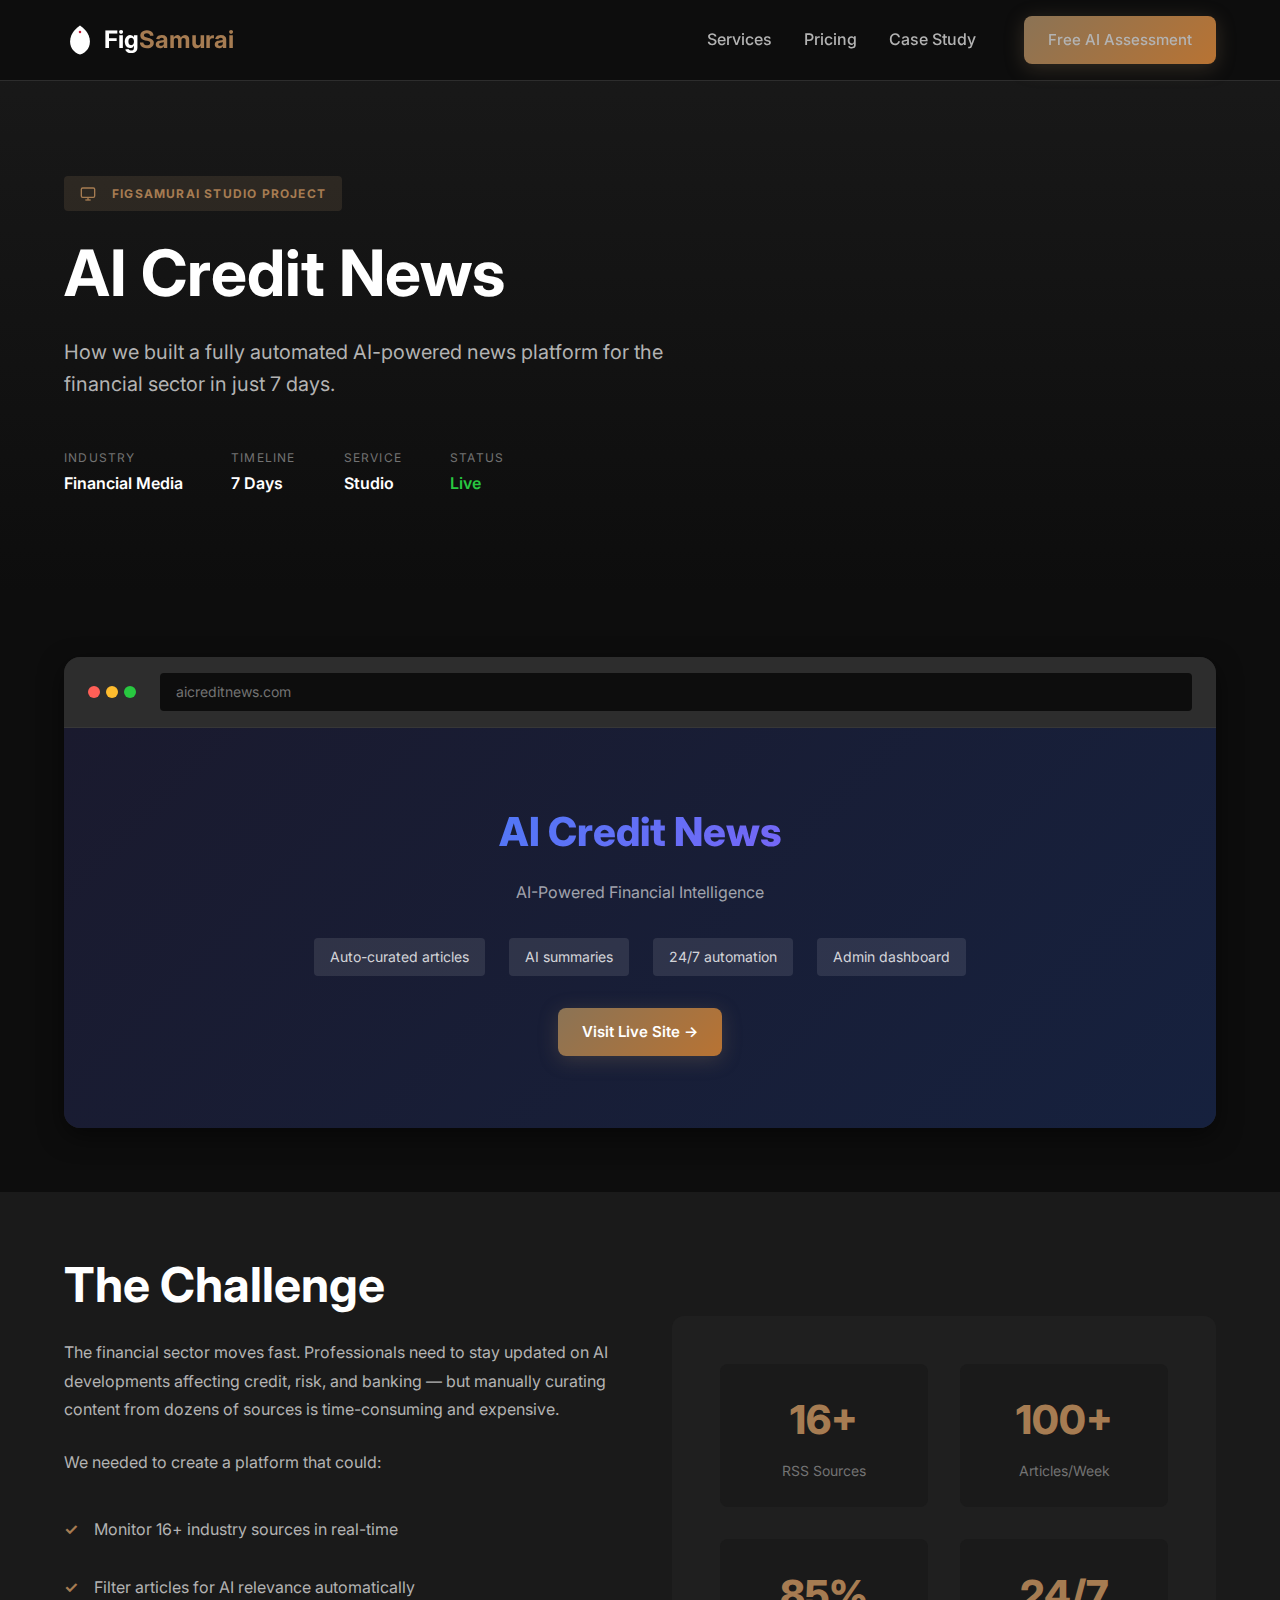
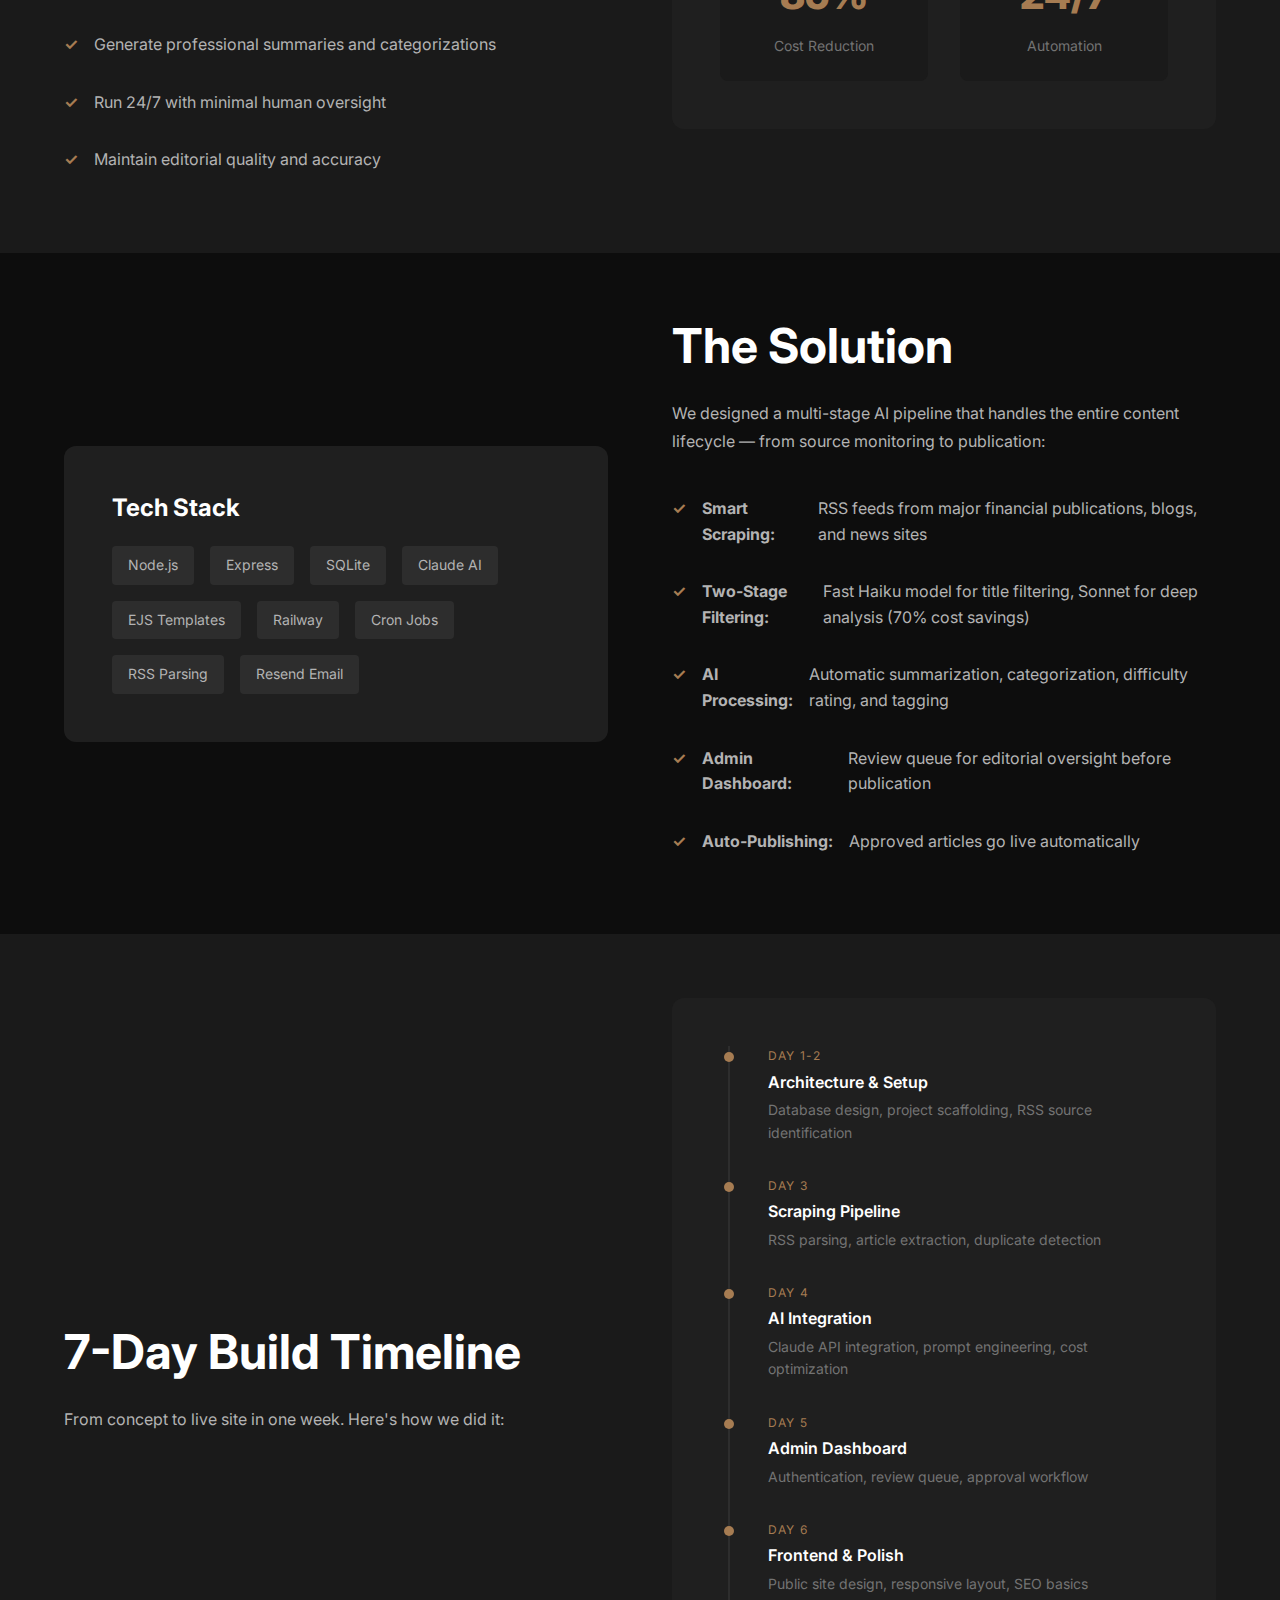
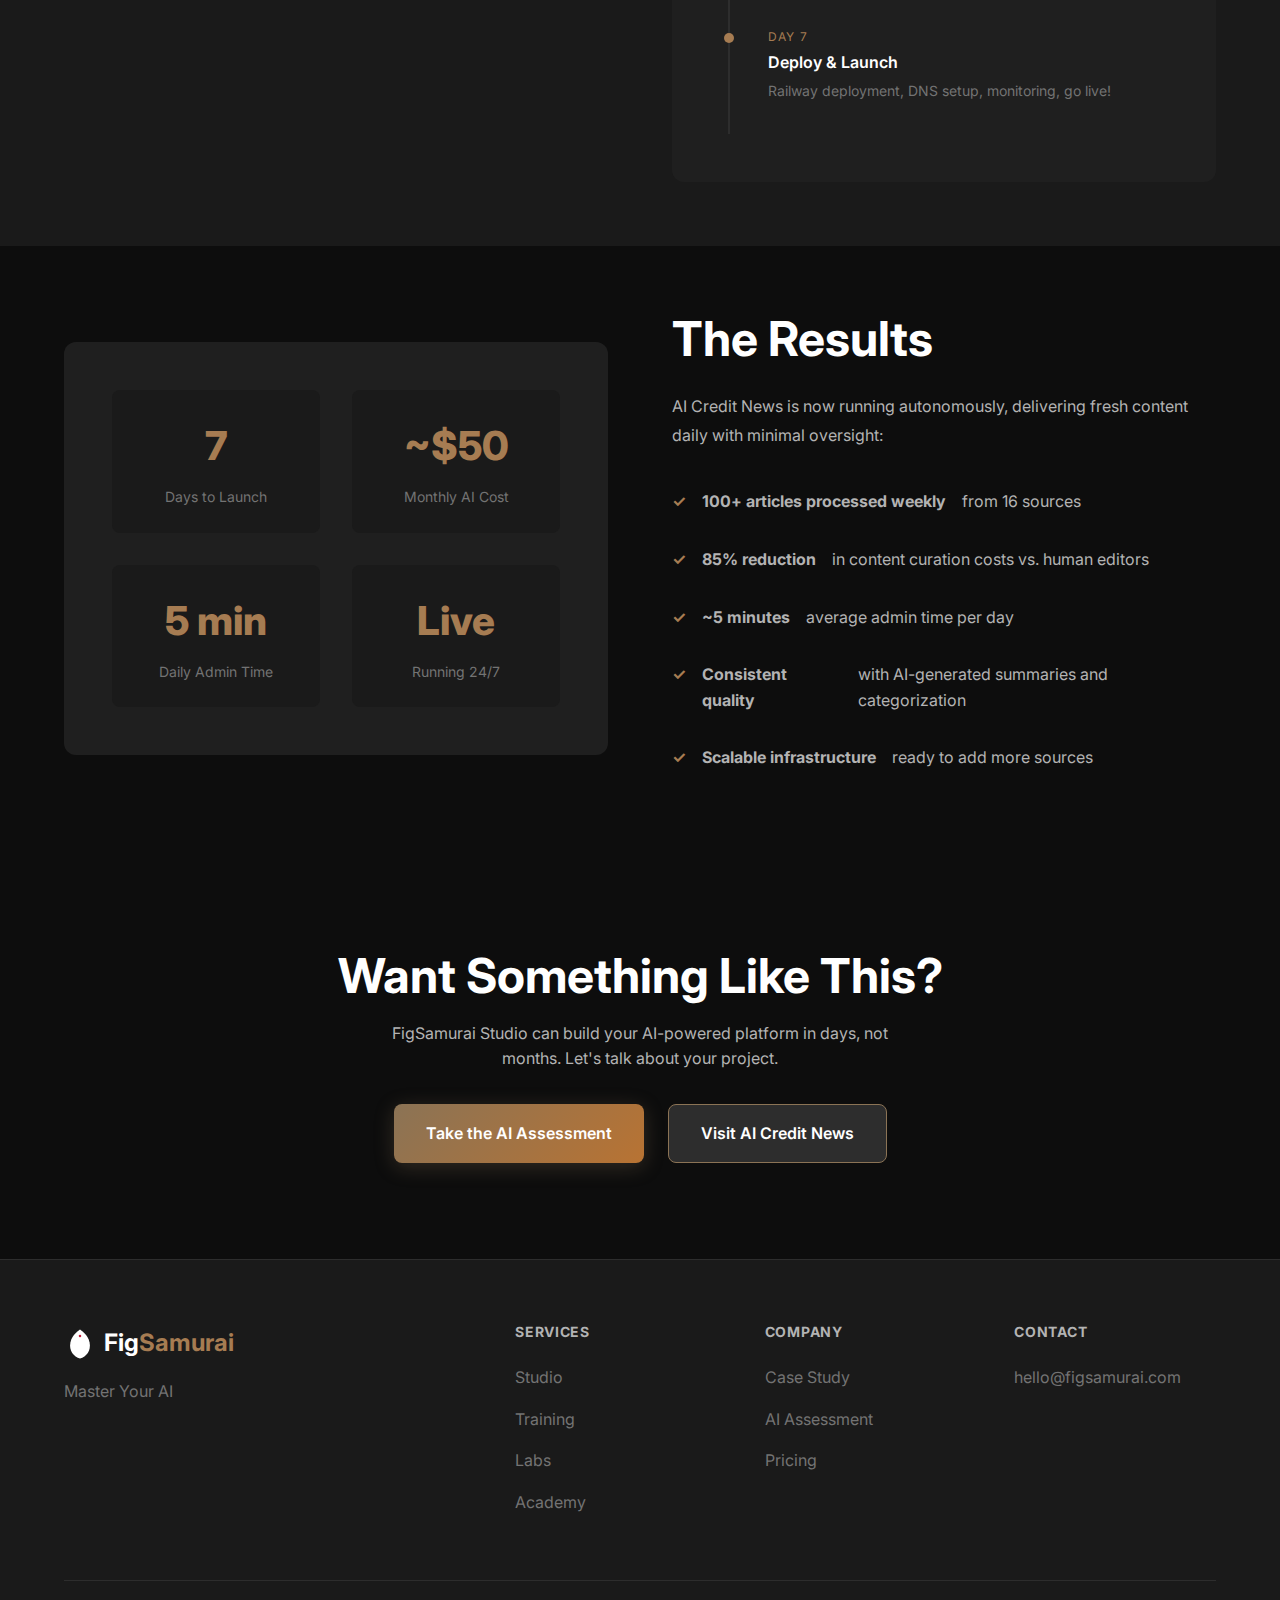
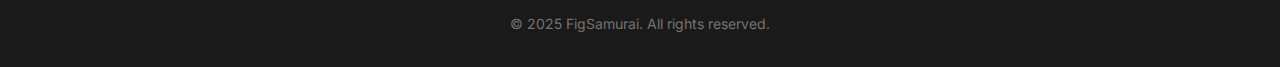
<file: case-study.html>
<!DOCTYPE html>
<html lang="en">
<head>
    <meta charset="UTF-8">
    <meta name="viewport" content="width=device-width, initial-scale=1.0">
    <title>Case Study: AI Credit News | FigSamurai Studio</title>
    <link rel="stylesheet" href="css/styles.css">
    <link rel="preconnect" href="https://fonts.googleapis.com">
    <link rel="preconnect" href="https://fonts.gstatic.com" crossorigin>
    <link href="https://fonts.googleapis.com/css2?family=Inter:wght@300;400;500;600;700;800&display=swap" rel="stylesheet">
    <style>
        .case-study-page {
            background: var(--color-bg-primary);
        }

        /* Hero */
        .case-hero {
            padding: calc(80px + var(--spacing-3xl)) 0 var(--spacing-3xl);
            background: linear-gradient(180deg, var(--color-bg-secondary) 0%, var(--color-bg-primary) 100%);
        }

        .case-hero-content {
            max-width: 800px;
        }

        .case-badge {
            display: inline-flex;
            align-items: center;
            gap: var(--spacing-sm);
            padding: 0.5rem 1rem;
            background: rgba(139, 115, 85, 0.2);
            color: var(--color-bronze-light);
            font-size: 0.75rem;
            font-weight: 700;
            text-transform: uppercase;
            letter-spacing: 0.1em;
            border-radius: var(--radius-sm);
            margin-bottom: var(--spacing-md);
        }

        .case-badge svg {
            width: 16px;
            height: 16px;
        }

        .case-hero h1 {
            margin-bottom: var(--spacing-md);
        }

        .case-hero-desc {
            font-size: 1.25rem;
            color: var(--color-text-secondary);
            margin-bottom: var(--spacing-xl);
            max-width: 600px;
        }

        .case-meta {
            display: flex;
            gap: var(--spacing-xl);
            flex-wrap: wrap;
        }

        .meta-item {
            display: flex;
            flex-direction: column;
        }

        .meta-label {
            font-size: 0.75rem;
            color: var(--color-text-muted);
            text-transform: uppercase;
            letter-spacing: 0.1em;
            margin-bottom: 4px;
        }

        .meta-value {
            font-weight: 600;
            color: var(--color-text-primary);
        }

        /* Screenshot Section */
        .case-screenshot {
            padding: var(--spacing-2xl) 0;
        }

        .screenshot-wrapper {
            background: var(--color-bg-card);
            border-radius: var(--radius-xl);
            overflow: hidden;
            box-shadow: var(--shadow-lg);
        }

        .screenshot-browser {
            display: flex;
            align-items: center;
            gap: var(--spacing-md);
            padding: var(--spacing-sm) var(--spacing-md);
            background: var(--color-bg-tertiary);
            border-bottom: 1px solid rgba(255,255,255,0.05);
        }

        .browser-dots {
            display: flex;
            gap: 6px;
        }

        .browser-dots span {
            width: 12px;
            height: 12px;
            border-radius: 50%;
        }

        .browser-dots span:nth-child(1) { background: #FF5F57; }
        .browser-dots span:nth-child(2) { background: #FEBC2E; }
        .browser-dots span:nth-child(3) { background: #28C840; }

        .browser-url {
            flex: 1;
            background: var(--color-bg-primary);
            padding: 0.5rem 1rem;
            border-radius: var(--radius-sm);
            font-size: 0.875rem;
            color: var(--color-text-muted);
        }

        .screenshot-image {
            padding: var(--spacing-xl);
            background: linear-gradient(135deg, #1a1a2e 0%, #16213e 100%);
            min-height: 400px;
            display: flex;
            flex-direction: column;
            justify-content: center;
            align-items: center;
        }

        .screenshot-placeholder {
            text-align: center;
        }

        .screenshot-logo {
            font-size: 2.5rem;
            font-weight: 800;
            margin-bottom: var(--spacing-sm);
            background: linear-gradient(135deg, #3B82F6, #8B5CF6);
            -webkit-background-clip: text;
            -webkit-text-fill-color: transparent;
        }

        .screenshot-tagline {
            color: rgba(255,255,255,0.6);
            margin-bottom: var(--spacing-lg);
        }

        .screenshot-features {
            display: flex;
            gap: var(--spacing-md);
            flex-wrap: wrap;
            justify-content: center;
        }

        .screenshot-features span {
            padding: 0.5rem 1rem;
            background: rgba(255,255,255,0.1);
            border-radius: var(--radius-sm);
            font-size: 0.875rem;
            color: rgba(255,255,255,0.8);
        }

        .screenshot-link {
            margin-top: var(--spacing-lg);
        }

        /* Content Sections */
        .case-section {
            padding: var(--spacing-2xl) 0;
        }

        .case-section:nth-child(even) {
            background: var(--color-bg-secondary);
        }

        .case-grid {
            display: grid;
            grid-template-columns: 1fr 1fr;
            gap: var(--spacing-2xl);
            align-items: center;
        }

        .case-grid.reverse {
            direction: rtl;
        }

        .case-grid.reverse > * {
            direction: ltr;
        }

        .case-text h2 {
            margin-bottom: var(--spacing-md);
        }

        .case-text p {
            color: var(--color-text-secondary);
            margin-bottom: var(--spacing-md);
            line-height: 1.8;
        }

        .case-list {
            margin-top: var(--spacing-md);
        }

        .case-list li {
            display: flex;
            align-items: flex-start;
            gap: var(--spacing-sm);
            padding: var(--spacing-sm) 0;
            color: var(--color-text-secondary);
        }

        .case-list .check {
            color: var(--color-bronze-light);
            font-weight: 700;
            flex-shrink: 0;
        }

        /* Stats */
        .case-visual {
            background: var(--color-bg-card);
            border-radius: var(--radius-lg);
            padding: var(--spacing-xl);
        }

        .stats-grid {
            display: grid;
            grid-template-columns: 1fr 1fr;
            gap: var(--spacing-lg);
        }

        .stat-box {
            text-align: center;
            padding: var(--spacing-md);
            background: var(--color-bg-secondary);
            border-radius: var(--radius-md);
        }

        .stat-box .number {
            font-size: 2.5rem;
            font-weight: 800;
            color: var(--color-bronze-light);
            margin-bottom: var(--spacing-xs);
        }

        .stat-box .label {
            font-size: 0.875rem;
            color: var(--color-text-muted);
        }

        /* Tech Stack */
        .tech-grid {
            display: flex;
            flex-wrap: wrap;
            gap: var(--spacing-sm);
        }

        .tech-tag {
            padding: 0.5rem 1rem;
            background: var(--color-bg-tertiary);
            border-radius: var(--radius-sm);
            font-size: 0.875rem;
            color: var(--color-text-secondary);
        }

        /* Timeline */
        .timeline {
            position: relative;
            padding-left: var(--spacing-xl);
        }

        .timeline::before {
            content: '';
            position: absolute;
            left: 8px;
            top: 0;
            bottom: 0;
            width: 2px;
            background: var(--color-bg-tertiary);
        }

        .timeline-item {
            position: relative;
            padding-bottom: var(--spacing-lg);
        }

        .timeline-item::before {
            content: '';
            position: absolute;
            left: calc(-1 * var(--spacing-xl) + 4px);
            top: 6px;
            width: 10px;
            height: 10px;
            background: var(--color-bronze-light);
            border-radius: 50%;
        }

        .timeline-day {
            font-size: 0.75rem;
            color: var(--color-bronze-light);
            text-transform: uppercase;
            letter-spacing: 0.1em;
            margin-bottom: 4px;
        }

        .timeline-title {
            font-weight: 600;
            margin-bottom: 4px;
        }

        .timeline-desc {
            font-size: 0.875rem;
            color: var(--color-text-muted);
        }

        /* CTA */
        .case-cta {
            padding: var(--spacing-3xl) 0;
            text-align: center;
        }

        .case-cta h2 {
            margin-bottom: var(--spacing-sm);
        }

        .case-cta p {
            color: var(--color-text-secondary);
            margin-bottom: var(--spacing-lg);
            max-width: 500px;
            margin-left: auto;
            margin-right: auto;
        }

        .cta-buttons {
            display: flex;
            gap: var(--spacing-md);
            justify-content: center;
            flex-wrap: wrap;
        }

        /* Responsive */
        @media (max-width: 768px) {
            .case-grid {
                grid-template-columns: 1fr;
            }

            .case-grid.reverse {
                direction: ltr;
            }

            .stats-grid {
                grid-template-columns: 1fr;
            }

            .case-meta {
                gap: var(--spacing-md);
            }
        }
    </style>
</head>
<body class="case-study-page">
    <!-- Navigation -->
    <nav class="navbar scrolled">
        <div class="container">
            <a href="/" class="logo">
                <svg class="logo-icon" width="32" height="32" viewBox="0 0 100 100" fill="none">
                    <path d="M50 5C50 5 25 20 20 45C15 70 30 90 50 95C70 90 85 70 80 45C75 20 50 5 50 5Z" fill="currentColor"/>
                    <circle cx="50" cy="25" r="4" fill="#C41E3A"/>
                </svg>
                <span class="logo-text">Fig<span class="logo-highlight">Samurai</span></span>
            </a>
            <div class="nav-links">
                <a href="/#services">Services</a>
                <a href="/#pricing">Pricing</a>
                <a href="case-study.html">Case Study</a>
                <a href="assessment.html" class="btn btn-primary">Free AI Assessment</a>
            </div>
        </div>
    </nav>

    <!-- Hero -->
    <section class="case-hero">
        <div class="container">
            <div class="case-hero-content">
                <div class="case-badge">
                    <svg viewBox="0 0 24 24" fill="none" stroke="currentColor" stroke-width="2">
                        <rect x="2" y="3" width="20" height="14" rx="2" ry="2"></rect>
                        <line x1="8" y1="21" x2="16" y2="21"></line>
                        <line x1="12" y1="17" x2="12" y2="21"></line>
                    </svg>
                    FigSamurai Studio Project
                </div>
                <h1>AI Credit News</h1>
                <p class="case-hero-desc">How we built a fully automated AI-powered news platform for the financial sector in just 7 days.</p>
                <div class="case-meta">
                    <div class="meta-item">
                        <span class="meta-label">Industry</span>
                        <span class="meta-value">Financial Media</span>
                    </div>
                    <div class="meta-item">
                        <span class="meta-label">Timeline</span>
                        <span class="meta-value">7 Days</span>
                    </div>
                    <div class="meta-item">
                        <span class="meta-label">Service</span>
                        <span class="meta-value">Studio</span>
                    </div>
                    <div class="meta-item">
                        <span class="meta-label">Status</span>
                        <span class="meta-value" style="color: #28C840;">Live</span>
                    </div>
                </div>
            </div>
        </div>
    </section>

    <!-- Screenshot -->
    <section class="case-screenshot">
        <div class="container">
            <div class="screenshot-wrapper">
                <div class="screenshot-browser">
                    <div class="browser-dots">
                        <span></span><span></span><span></span>
                    </div>
                    <div class="browser-url">aicreditnews.com</div>
                </div>
                <div class="screenshot-image">
                    <div class="screenshot-placeholder">
                        <div class="screenshot-logo">AI Credit News</div>
                        <div class="screenshot-tagline">AI-Powered Financial Intelligence</div>
                        <div class="screenshot-features">
                            <span>Auto-curated articles</span>
                            <span>AI summaries</span>
                            <span>24/7 automation</span>
                            <span>Admin dashboard</span>
                        </div>
                        <div class="screenshot-link">
                            <a href="https://aicreditnews.com" target="_blank" class="btn btn-primary">Visit Live Site &rarr;</a>
                        </div>
                    </div>
                </div>
            </div>
        </div>
    </section>

    <!-- The Challenge -->
    <section class="case-section">
        <div class="container">
            <div class="case-grid">
                <div class="case-text">
                    <h2>The Challenge</h2>
                    <p>The financial sector moves fast. Professionals need to stay updated on AI developments affecting credit, risk, and banking — but manually curating content from dozens of sources is time-consuming and expensive.</p>
                    <p>We needed to create a platform that could:</p>
                    <ul class="case-list">
                        <li><span class="check">&#10003;</span> Monitor 16+ industry sources in real-time</li>
                        <li><span class="check">&#10003;</span> Filter articles for AI relevance automatically</li>
                        <li><span class="check">&#10003;</span> Generate professional summaries and categorizations</li>
                        <li><span class="check">&#10003;</span> Run 24/7 with minimal human oversight</li>
                        <li><span class="check">&#10003;</span> Maintain editorial quality and accuracy</li>
                    </ul>
                </div>
                <div class="case-visual">
                    <div class="stats-grid">
                        <div class="stat-box">
                            <div class="number">16+</div>
                            <div class="label">RSS Sources</div>
                        </div>
                        <div class="stat-box">
                            <div class="number">100+</div>
                            <div class="label">Articles/Week</div>
                        </div>
                        <div class="stat-box">
                            <div class="number">85%</div>
                            <div class="label">Cost Reduction</div>
                        </div>
                        <div class="stat-box">
                            <div class="number">24/7</div>
                            <div class="label">Automation</div>
                        </div>
                    </div>
                </div>
            </div>
        </div>
    </section>

    <!-- The Solution -->
    <section class="case-section">
        <div class="container">
            <div class="case-grid reverse">
                <div class="case-text">
                    <h2>The Solution</h2>
                    <p>We designed a multi-stage AI pipeline that handles the entire content lifecycle — from source monitoring to publication:</p>
                    <ul class="case-list">
                        <li><span class="check">&#10003;</span> <strong>Smart Scraping:</strong> RSS feeds from major financial publications, blogs, and news sites</li>
                        <li><span class="check">&#10003;</span> <strong>Two-Stage Filtering:</strong> Fast Haiku model for title filtering, Sonnet for deep analysis (70% cost savings)</li>
                        <li><span class="check">&#10003;</span> <strong>AI Processing:</strong> Automatic summarization, categorization, difficulty rating, and tagging</li>
                        <li><span class="check">&#10003;</span> <strong>Admin Dashboard:</strong> Review queue for editorial oversight before publication</li>
                        <li><span class="check">&#10003;</span> <strong>Auto-Publishing:</strong> Approved articles go live automatically</li>
                    </ul>
                </div>
                <div class="case-visual">
                    <h3 style="margin-bottom: var(--spacing-md);">Tech Stack</h3>
                    <div class="tech-grid">
                        <span class="tech-tag">Node.js</span>
                        <span class="tech-tag">Express</span>
                        <span class="tech-tag">SQLite</span>
                        <span class="tech-tag">Claude AI</span>
                        <span class="tech-tag">EJS Templates</span>
                        <span class="tech-tag">Railway</span>
                        <span class="tech-tag">Cron Jobs</span>
                        <span class="tech-tag">RSS Parsing</span>
                        <span class="tech-tag">Resend Email</span>
                    </div>
                </div>
            </div>
        </div>
    </section>

    <!-- Timeline -->
    <section class="case-section">
        <div class="container">
            <div class="case-grid">
                <div class="case-text">
                    <h2>7-Day Build Timeline</h2>
                    <p>From concept to live site in one week. Here's how we did it:</p>
                </div>
                <div class="case-visual">
                    <div class="timeline">
                        <div class="timeline-item">
                            <div class="timeline-day">Day 1-2</div>
                            <div class="timeline-title">Architecture & Setup</div>
                            <div class="timeline-desc">Database design, project scaffolding, RSS source identification</div>
                        </div>
                        <div class="timeline-item">
                            <div class="timeline-day">Day 3</div>
                            <div class="timeline-title">Scraping Pipeline</div>
                            <div class="timeline-desc">RSS parsing, article extraction, duplicate detection</div>
                        </div>
                        <div class="timeline-item">
                            <div class="timeline-day">Day 4</div>
                            <div class="timeline-title">AI Integration</div>
                            <div class="timeline-desc">Claude API integration, prompt engineering, cost optimization</div>
                        </div>
                        <div class="timeline-item">
                            <div class="timeline-day">Day 5</div>
                            <div class="timeline-title">Admin Dashboard</div>
                            <div class="timeline-desc">Authentication, review queue, approval workflow</div>
                        </div>
                        <div class="timeline-item">
                            <div class="timeline-day">Day 6</div>
                            <div class="timeline-title">Frontend & Polish</div>
                            <div class="timeline-desc">Public site design, responsive layout, SEO basics</div>
                        </div>
                        <div class="timeline-item">
                            <div class="timeline-day">Day 7</div>
                            <div class="timeline-title">Deploy & Launch</div>
                            <div class="timeline-desc">Railway deployment, DNS setup, monitoring, go live!</div>
                        </div>
                    </div>
                </div>
            </div>
        </div>
    </section>

    <!-- Results -->
    <section class="case-section">
        <div class="container">
            <div class="case-grid reverse">
                <div class="case-text">
                    <h2>The Results</h2>
                    <p>AI Credit News is now running autonomously, delivering fresh content daily with minimal oversight:</p>
                    <ul class="case-list">
                        <li><span class="check">&#10003;</span> <strong>100+ articles processed weekly</strong> from 16 sources</li>
                        <li><span class="check">&#10003;</span> <strong>85% reduction</strong> in content curation costs vs. human editors</li>
                        <li><span class="check">&#10003;</span> <strong>~5 minutes</strong> average admin time per day</li>
                        <li><span class="check">&#10003;</span> <strong>Consistent quality</strong> with AI-generated summaries and categorization</li>
                        <li><span class="check">&#10003;</span> <strong>Scalable infrastructure</strong> ready to add more sources</li>
                    </ul>
                </div>
                <div class="case-visual">
                    <div class="stats-grid">
                        <div class="stat-box">
                            <div class="number">7</div>
                            <div class="label">Days to Launch</div>
                        </div>
                        <div class="stat-box">
                            <div class="number">~$50</div>
                            <div class="label">Monthly AI Cost</div>
                        </div>
                        <div class="stat-box">
                            <div class="number">5 min</div>
                            <div class="label">Daily Admin Time</div>
                        </div>
                        <div class="stat-box">
                            <div class="number">Live</div>
                            <div class="label">Running 24/7</div>
                        </div>
                    </div>
                </div>
            </div>
        </div>
    </section>

    <!-- CTA -->
    <section class="case-cta">
        <div class="container">
            <h2>Want Something Like This?</h2>
            <p>FigSamurai Studio can build your AI-powered platform in days, not months. Let's talk about your project.</p>
            <div class="cta-buttons">
                <a href="assessment.html" class="btn btn-primary btn-large">Take the AI Assessment</a>
                <a href="https://aicreditnews.com" target="_blank" class="btn btn-secondary btn-large">Visit AI Credit News</a>
            </div>
        </div>
    </section>

    <!-- Footer -->
    <footer class="footer">
        <div class="container">
            <div class="footer-grid">
                <div class="footer-brand">
                    <a href="/" class="logo">
                        <svg class="logo-icon" width="32" height="32" viewBox="0 0 100 100" fill="none">
                    <path d="M50 5C50 5 25 20 20 45C15 70 30 90 50 95C70 90 85 70 80 45C75 20 50 5 50 5Z" fill="currentColor"/>
                    <circle cx="50" cy="25" r="4" fill="#C41E3A"/>
                </svg>
                        <span class="logo-text">Fig<span class="logo-highlight">Samurai</span></span>
                    </a>
                    <p>Master Your AI</p>
                </div>
                <div class="footer-links">
                    <h4>Services</h4>
                    <ul>
                        <li><a href="/#services">Studio</a></li>
                        <li><a href="/#services">Training</a></li>
                        <li><a href="/#services">Labs</a></li>
                        <li><a href="/#services">Academy</a></li>
                    </ul>
                </div>
                <div class="footer-links">
                    <h4>Company</h4>
                    <ul>
                        <li><a href="case-study.html">Case Study</a></li>
                        <li><a href="assessment.html">AI Assessment</a></li>
                        <li><a href="/#pricing">Pricing</a></li>
                    </ul>
                </div>
                <div class="footer-links">
                    <h4>Contact</h4>
                    <ul>
                        <li><a href="mailto:hello@figsamurai.com">hello@figsamurai.com</a></li>
                    </ul>
                </div>
            </div>
            <div class="footer-bottom">
                <p>&copy; 2025 FigSamurai. All rights reserved.</p>
            </div>
        </div>
    </footer>
</body>
</html>
</file>
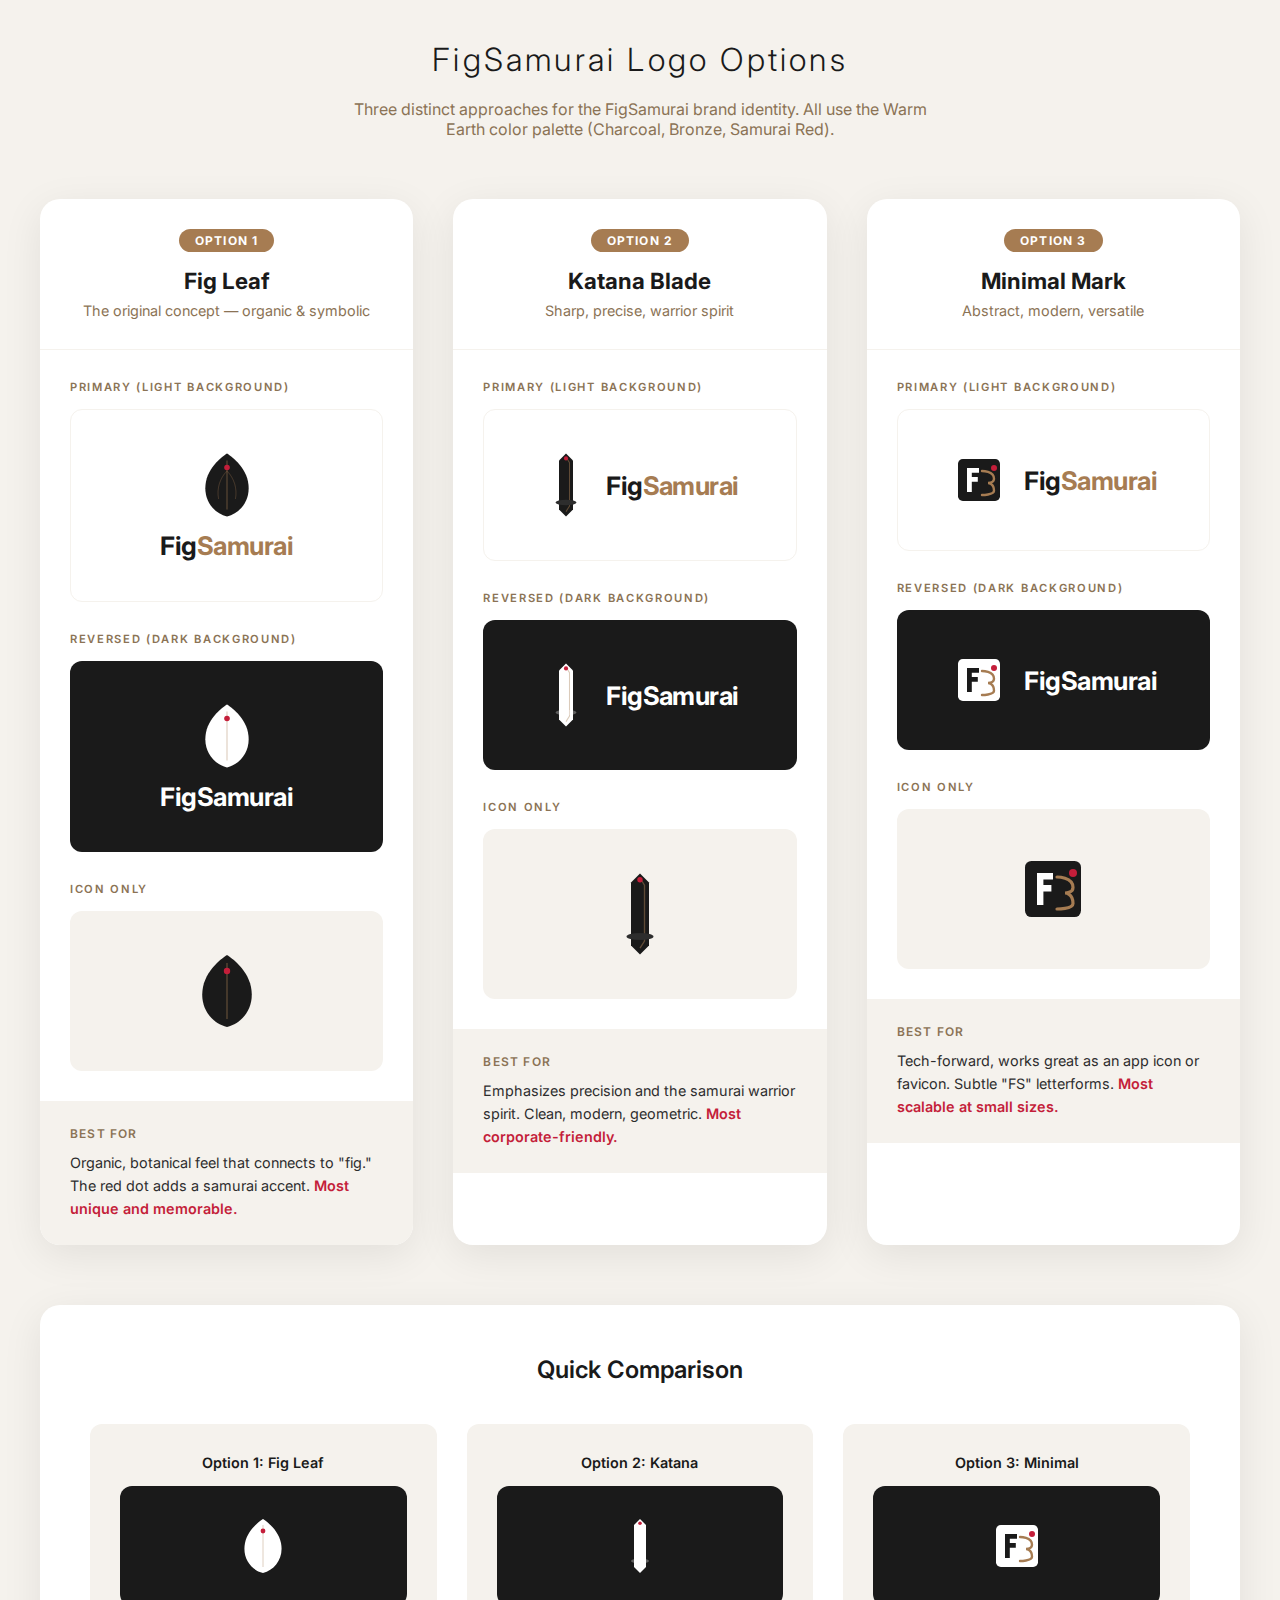
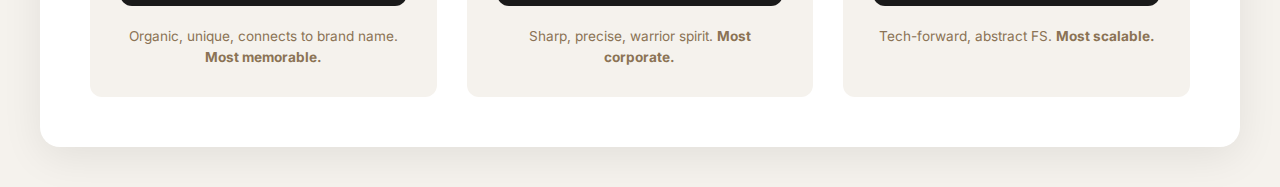
<file: logo-options.html>
<!DOCTYPE html>
<html lang="en">
<head>
    <meta charset="UTF-8">
    <meta name="viewport" content="width=device-width, initial-scale=1.0">
    <title>FigSamurai - Logo Options</title>
    <link href="https://fonts.googleapis.com/css2?family=Inter:wght@300;400;500;600;700;800;900&display=swap" rel="stylesheet">
    <style>
        * {
            margin: 0;
            padding: 0;
            box-sizing: border-box;
        }

        :root {
            --fig-deep: #1A1A1A;
            --fig-charcoal: #2D2D2D;
            --fig-warm: #8B7355;
            --fig-bronze: #A67C52;
            --fig-cream: #F5F2ED;
            --samurai-red: #C41E3A;
        }

        body {
            font-family: 'Inter', sans-serif;
            background: var(--fig-cream);
            color: var(--fig-charcoal);
            padding: 40px;
        }

        h1 {
            text-align: center;
            font-size: 2rem;
            font-weight: 300;
            letter-spacing: 0.1em;
            margin-bottom: 20px;
            color: var(--fig-deep);
        }

        .intro {
            text-align: center;
            color: var(--fig-warm);
            margin-bottom: 60px;
            max-width: 600px;
            margin-left: auto;
            margin-right: auto;
        }

        .options-grid {
            display: grid;
            grid-template-columns: repeat(3, 1fr);
            gap: 40px;
            max-width: 1400px;
            margin: 0 auto 60px;
        }

        .option-card {
            background: white;
            border-radius: 20px;
            overflow: hidden;
            box-shadow: 0 10px 40px rgba(0,0,0,0.08);
        }

        .option-header {
            padding: 30px;
            text-align: center;
            border-bottom: 1px solid var(--fig-cream);
        }

        .option-number {
            display: inline-block;
            background: var(--fig-bronze);
            color: white;
            padding: 4px 16px;
            border-radius: 20px;
            font-size: 0.75rem;
            font-weight: 700;
            letter-spacing: 0.1em;
            margin-bottom: 15px;
        }

        .option-header h2 {
            font-size: 1.4rem;
            font-weight: 700;
            color: var(--fig-deep);
            margin-bottom: 8px;
        }

        .option-header p {
            color: var(--fig-warm);
            font-size: 0.9rem;
        }

        .logo-variants {
            padding: 30px;
        }

        .variant {
            margin-bottom: 30px;
        }

        .variant:last-child {
            margin-bottom: 0;
        }

        .variant-label {
            font-size: 0.7rem;
            font-weight: 600;
            letter-spacing: 0.15em;
            text-transform: uppercase;
            color: var(--fig-warm);
            margin-bottom: 15px;
        }

        .variant-display {
            border-radius: 12px;
            padding: 40px;
            display: flex;
            align-items: center;
            justify-content: center;
            min-height: 140px;
        }

        .variant-display.light {
            background: white;
            border: 1px solid var(--fig-cream);
        }

        .variant-display.dark {
            background: var(--fig-deep);
        }

        .variant-display.cream {
            background: var(--fig-cream);
        }

        .logo-combo {
            display: flex;
            align-items: center;
            gap: 15px;
        }

        .logo-stacked {
            display: flex;
            flex-direction: column;
            align-items: center;
            gap: 10px;
        }

        .wordmark {
            font-weight: 700;
            font-size: 1.6rem;
            letter-spacing: -0.02em;
        }

        .wordmark.dark {
            color: var(--fig-deep);
        }

        .wordmark.light {
            color: white;
        }

        .wordmark .fig {
            color: var(--fig-deep);
        }

        .wordmark .samurai {
            color: var(--fig-bronze);
        }

        .wordmark.light .fig,
        .wordmark.light .samurai {
            color: white;
        }

        .wordmark.light .samurai {
            opacity: 0.7;
        }

        .option-footer {
            padding: 25px 30px;
            background: var(--fig-cream);
        }

        .option-footer h4 {
            font-size: 0.75rem;
            font-weight: 600;
            letter-spacing: 0.1em;
            text-transform: uppercase;
            color: var(--fig-warm);
            margin-bottom: 10px;
        }

        .option-footer p {
            font-size: 0.9rem;
            color: var(--fig-charcoal);
            line-height: 1.6;
        }

        .comparison-section {
            background: white;
            border-radius: 20px;
            padding: 50px;
            max-width: 1400px;
            margin: 0 auto;
            box-shadow: 0 10px 40px rgba(0,0,0,0.08);
        }

        .comparison-section h2 {
            text-align: center;
            font-size: 1.5rem;
            font-weight: 600;
            margin-bottom: 40px;
            color: var(--fig-deep);
        }

        .comparison-grid {
            display: grid;
            grid-template-columns: repeat(3, 1fr);
            gap: 30px;
        }

        .comparison-item {
            text-align: center;
            padding: 30px;
            background: var(--fig-cream);
            border-radius: 12px;
        }

        .comparison-item h3 {
            font-size: 0.9rem;
            font-weight: 600;
            color: var(--fig-deep);
            margin-bottom: 15px;
        }

        .comparison-logo {
            background: var(--fig-deep);
            border-radius: 12px;
            padding: 30px;
            margin-bottom: 20px;
            min-height: 120px;
            display: flex;
            align-items: center;
            justify-content: center;
        }

        .comparison-item p {
            font-size: 0.85rem;
            color: var(--fig-warm);
            line-height: 1.5;
        }

        .highlight {
            color: var(--samurai-red);
            font-weight: 600;
        }

        @media (max-width: 1024px) {
            .options-grid,
            .comparison-grid {
                grid-template-columns: 1fr;
            }
        }
    </style>
</head>
<body>

    <h1>FigSamurai Logo Options</h1>
    <p class="intro">Three distinct approaches for the FigSamurai brand identity. All use the Warm Earth color palette (Charcoal, Bronze, Samurai Red).</p>

    <div class="options-grid">

        <!-- OPTION 1: Fig Leaf (Original) -->
        <div class="option-card">
            <div class="option-header">
                <div class="option-number">OPTION 1</div>
                <h2>Fig Leaf</h2>
                <p>The original concept — organic & symbolic</p>
            </div>
            <div class="logo-variants">
                <div class="variant">
                    <div class="variant-label">Primary (Light Background)</div>
                    <div class="variant-display light">
                        <div class="logo-stacked">
                            <svg width="70" height="70" viewBox="0 0 100 100" fill="none">
                                <path d="M50 5C50 5 25 20 20 45C15 70 30 90 50 95C70 90 85 70 80 45C75 20 50 5 50 5Z" fill="#1A1A1A"/>
                                <path d="M50 15V85" stroke="#A67C52" stroke-width="2" opacity="0.4"/>
                                <path d="M50 30C40 40 35 55 38 70" stroke="#A67C52" stroke-width="1.5" opacity="0.3"/>
                                <path d="M50 30C60 40 65 55 62 70" stroke="#A67C52" stroke-width="1.5" opacity="0.3"/>
                                <circle cx="50" cy="25" r="4" fill="#C41E3A"/>
                            </svg>
                            <div class="wordmark"><span class="fig">Fig</span><span class="samurai">Samurai</span></div>
                        </div>
                    </div>
                </div>
                <div class="variant">
                    <div class="variant-label">Reversed (Dark Background)</div>
                    <div class="variant-display dark">
                        <div class="logo-stacked">
                            <svg width="70" height="70" viewBox="0 0 100 100" fill="none">
                                <path d="M50 5C50 5 25 20 20 45C15 70 30 90 50 95C70 90 85 70 80 45C75 20 50 5 50 5Z" fill="white"/>
                                <path d="M50 15V85" stroke="#A67C52" stroke-width="2" opacity="0.3"/>
                                <circle cx="50" cy="25" r="4" fill="#C41E3A"/>
                            </svg>
                            <div class="wordmark light">FigSamurai</div>
                        </div>
                    </div>
                </div>
                <div class="variant">
                    <div class="variant-label">Icon Only</div>
                    <div class="variant-display cream">
                        <svg width="80" height="80" viewBox="0 0 100 100" fill="none">
                            <path d="M50 5C50 5 25 20 20 45C15 70 30 90 50 95C70 90 85 70 80 45C75 20 50 5 50 5Z" fill="#1A1A1A"/>
                            <path d="M50 15V85" stroke="#A67C52" stroke-width="2" opacity="0.4"/>
                            <circle cx="50" cy="25" r="4" fill="#C41E3A"/>
                        </svg>
                    </div>
                </div>
            </div>
            <div class="option-footer">
                <h4>Best For</h4>
                <p>Organic, botanical feel that connects to "fig." The red dot adds a samurai accent. <span class="highlight">Most unique and memorable.</span></p>
            </div>
        </div>

        <!-- OPTION 2: Katana Blade -->
        <div class="option-card">
            <div class="option-header">
                <div class="option-number">OPTION 2</div>
                <h2>Katana Blade</h2>
                <p>Sharp, precise, warrior spirit</p>
            </div>
            <div class="logo-variants">
                <div class="variant">
                    <div class="variant-label">Primary (Light Background)</div>
                    <div class="variant-display light">
                        <div class="logo-combo">
                            <svg width="50" height="70" viewBox="0 0 50 100" fill="none">
                                <!-- Katana blade shape -->
                                <path d="M25 5L35 15L35 85L25 95L15 85L15 15L25 5Z" fill="#1A1A1A"/>
                                <!-- Blade highlight -->
                                <path d="M25 10L30 18L30 80L25 88" stroke="#A67C52" stroke-width="1.5" opacity="0.5"/>
                                <!-- Tsuba (guard) -->
                                <ellipse cx="25" cy="75" rx="15" ry="4" fill="#2D2D2D"/>
                                <!-- Red accent at tip -->
                                <circle cx="25" cy="12" r="3" fill="#C41E3A"/>
                            </svg>
                            <div class="wordmark"><span class="fig">Fig</span><span class="samurai">Samurai</span></div>
                        </div>
                    </div>
                </div>
                <div class="variant">
                    <div class="variant-label">Reversed (Dark Background)</div>
                    <div class="variant-display dark">
                        <div class="logo-combo">
                            <svg width="50" height="70" viewBox="0 0 50 100" fill="none">
                                <path d="M25 5L35 15L35 85L25 95L15 85L15 15L25 5Z" fill="white"/>
                                <path d="M25 10L30 18L30 80L25 88" stroke="#A67C52" stroke-width="1.5" opacity="0.4"/>
                                <ellipse cx="25" cy="75" rx="15" ry="4" fill="rgba(255,255,255,0.3)"/>
                                <circle cx="25" cy="12" r="3" fill="#C41E3A"/>
                            </svg>
                            <div class="wordmark light">FigSamurai</div>
                        </div>
                    </div>
                </div>
                <div class="variant">
                    <div class="variant-label">Icon Only</div>
                    <div class="variant-display cream">
                        <svg width="60" height="90" viewBox="0 0 50 100" fill="none">
                            <path d="M25 5L35 15L35 85L25 95L15 85L15 15L25 5Z" fill="#1A1A1A"/>
                            <path d="M25 10L30 18L30 80L25 88" stroke="#A67C52" stroke-width="1.5" opacity="0.5"/>
                            <ellipse cx="25" cy="75" rx="15" ry="4" fill="#2D2D2D"/>
                            <circle cx="25" cy="12" r="3" fill="#C41E3A"/>
                        </svg>
                    </div>
                </div>
            </div>
            <div class="option-footer">
                <h4>Best For</h4>
                <p>Emphasizes precision and the samurai warrior spirit. Clean, modern, geometric. <span class="highlight">Most corporate-friendly.</span></p>
            </div>
        </div>

        <!-- OPTION 3: Minimal Mark -->
        <div class="option-card">
            <div class="option-header">
                <div class="option-number">OPTION 3</div>
                <h2>Minimal Mark</h2>
                <p>Abstract, modern, versatile</p>
            </div>
            <div class="logo-variants">
                <div class="variant">
                    <div class="variant-label">Primary (Light Background)</div>
                    <div class="variant-display light">
                        <div class="logo-combo">
                            <svg width="60" height="60" viewBox="0 0 100 100" fill="none">
                                <!-- Abstract F + S combination -->
                                <rect x="15" y="15" width="70" height="70" rx="8" fill="#1A1A1A"/>
                                <!-- F letterform abstracted -->
                                <path d="M30 30H50V38H38V45H48V53H38V70H30V30Z" fill="white"/>
                                <!-- S curve -->
                                <path d="M55 35C55 35 75 35 75 48C75 55 65 55 65 55C65 55 75 55 75 68C75 75 55 75 55 75" stroke="#A67C52" stroke-width="4" stroke-linecap="round" fill="none"/>
                                <!-- Red dot -->
                                <circle cx="75" cy="30" r="5" fill="#C41E3A"/>
                            </svg>
                            <div class="wordmark"><span class="fig">Fig</span><span class="samurai">Samurai</span></div>
                        </div>
                    </div>
                </div>
                <div class="variant">
                    <div class="variant-label">Reversed (Dark Background)</div>
                    <div class="variant-display dark">
                        <div class="logo-combo">
                            <svg width="60" height="60" viewBox="0 0 100 100" fill="none">
                                <rect x="15" y="15" width="70" height="70" rx="8" fill="white"/>
                                <path d="M30 30H50V38H38V45H48V53H38V70H30V30Z" fill="#1A1A1A"/>
                                <path d="M55 35C55 35 75 35 75 48C75 55 65 55 65 55C65 55 75 55 75 68C75 75 55 75 55 75" stroke="#A67C52" stroke-width="4" stroke-linecap="round" fill="none"/>
                                <circle cx="75" cy="30" r="5" fill="#C41E3A"/>
                            </svg>
                            <div class="wordmark light">FigSamurai</div>
                        </div>
                    </div>
                </div>
                <div class="variant">
                    <div class="variant-label">Icon Only</div>
                    <div class="variant-display cream">
                        <svg width="80" height="80" viewBox="0 0 100 100" fill="none">
                            <rect x="15" y="15" width="70" height="70" rx="8" fill="#1A1A1A"/>
                            <path d="M30 30H50V38H38V45H48V53H38V70H30V30Z" fill="white"/>
                            <path d="M55 35C55 35 75 35 75 48C75 55 65 55 65 55C65 55 75 55 75 68C75 75 55 75 55 75" stroke="#A67C52" stroke-width="4" stroke-linecap="round" fill="none"/>
                            <circle cx="75" cy="30" r="5" fill="#C41E3A"/>
                        </svg>
                    </div>
                </div>
            </div>
            <div class="option-footer">
                <h4>Best For</h4>
                <p>Tech-forward, works great as an app icon or favicon. Subtle "FS" letterforms. <span class="highlight">Most scalable at small sizes.</span></p>
            </div>
        </div>

    </div>

    <!-- Side by Side Comparison -->
    <div class="comparison-section">
        <h2>Quick Comparison</h2>
        <div class="comparison-grid">
            <div class="comparison-item">
                <h3>Option 1: Fig Leaf</h3>
                <div class="comparison-logo">
                    <svg width="60" height="60" viewBox="0 0 100 100" fill="none">
                        <path d="M50 5C50 5 25 20 20 45C15 70 30 90 50 95C70 90 85 70 80 45C75 20 50 5 50 5Z" fill="white"/>
                        <path d="M50 15V85" stroke="#A67C52" stroke-width="2" opacity="0.3"/>
                        <circle cx="50" cy="25" r="4" fill="#C41E3A"/>
                    </svg>
                </div>
                <p>Organic, unique, connects to brand name. <strong>Most memorable.</strong></p>
            </div>
            <div class="comparison-item">
                <h3>Option 2: Katana</h3>
                <div class="comparison-logo">
                    <svg width="40" height="60" viewBox="0 0 50 100" fill="none">
                        <path d="M25 5L35 15L35 85L25 95L15 85L15 15L25 5Z" fill="white"/>
                        <ellipse cx="25" cy="75" rx="15" ry="4" fill="rgba(255,255,255,0.3)"/>
                        <circle cx="25" cy="12" r="3" fill="#C41E3A"/>
                    </svg>
                </div>
                <p>Sharp, precise, warrior spirit. <strong>Most corporate.</strong></p>
            </div>
            <div class="comparison-item">
                <h3>Option 3: Minimal</h3>
                <div class="comparison-logo">
                    <svg width="60" height="60" viewBox="0 0 100 100" fill="none">
                        <rect x="15" y="15" width="70" height="70" rx="8" fill="white"/>
                        <path d="M30 30H50V38H38V45H48V53H38V70H30V30Z" fill="#1A1A1A"/>
                        <path d="M55 35C55 35 75 35 75 48C75 55 65 55 65 55C65 55 75 55 75 68C75 75 55 75 55 75" stroke="#A67C52" stroke-width="4" stroke-linecap="round" fill="none"/>
                        <circle cx="75" cy="30" r="5" fill="#C41E3A"/>
                    </svg>
                </div>
                <p>Tech-forward, abstract FS. <strong>Most scalable.</strong></p>
            </div>
        </div>
    </div>

</body>
</html>
</file>
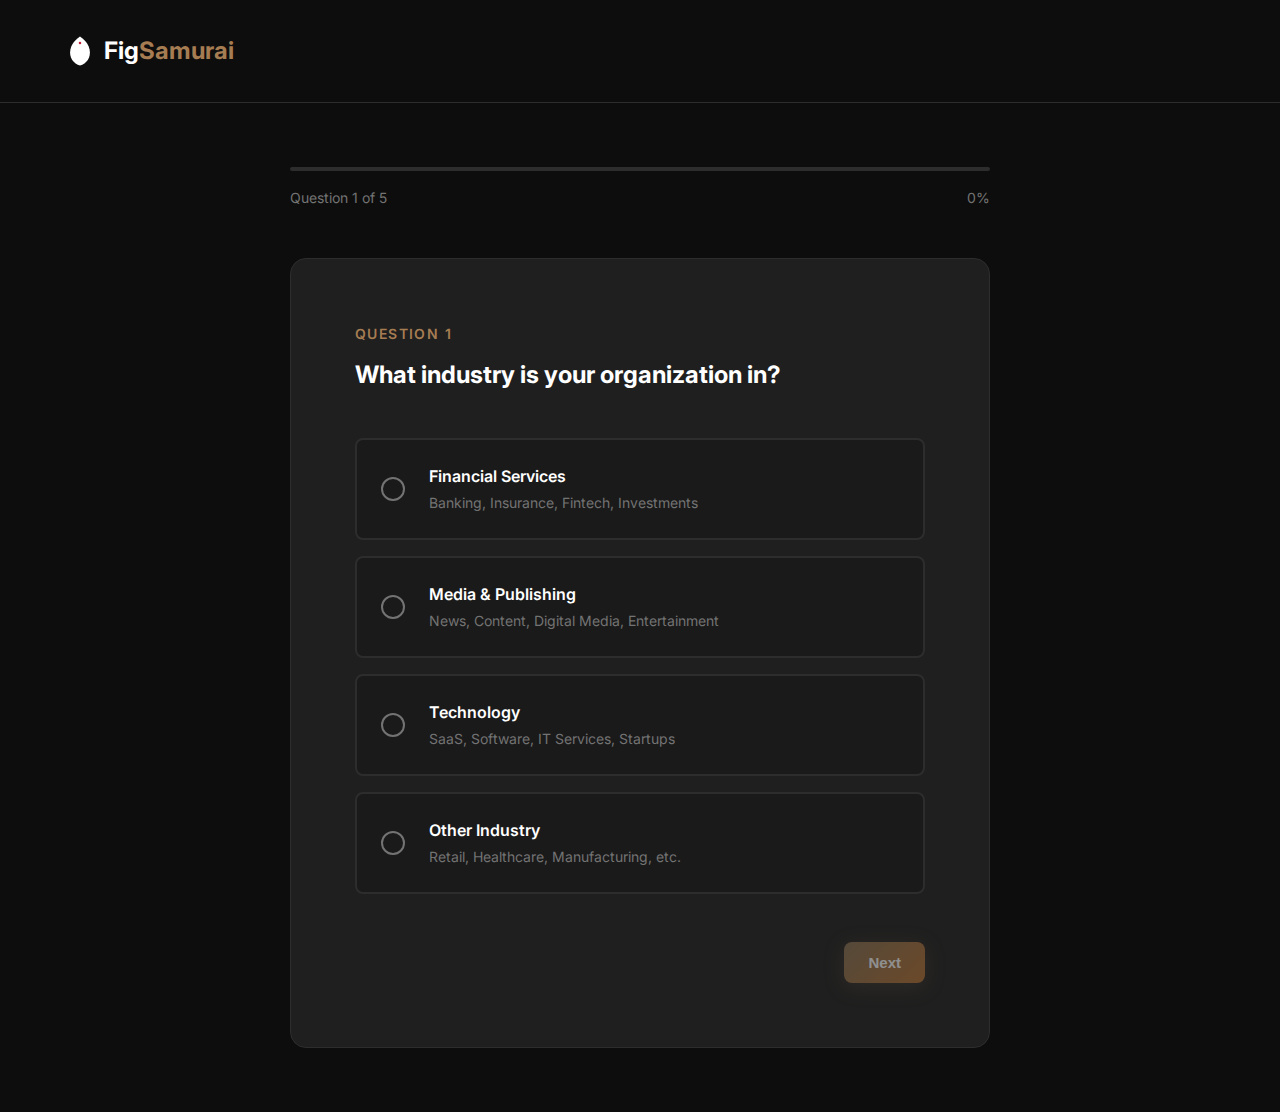
<file: thank-you.html>
<!DOCTYPE html>
<html lang="en">
<head>
    <meta charset="UTF-8">
    <meta name="viewport" content="width=device-width, initial-scale=1.0">
    <title>Your AI Readiness Results | FigSamurai</title>
    <link rel="stylesheet" href="css/styles.css">
    <link rel="preconnect" href="https://fonts.googleapis.com">
    <link rel="preconnect" href="https://fonts.gstatic.com" crossorigin>
    <link href="https://fonts.googleapis.com/css2?family=Inter:wght@300;400;500;600;700;800&display=swap" rel="stylesheet">
    <style>
        .results-page {
            min-height: 100vh;
            display: flex;
            flex-direction: column;
        }

        .results-header {
            padding: var(--spacing-lg) 0;
            border-bottom: 1px solid var(--color-bg-tertiary);
        }

        .results-main {
            flex: 1;
            padding: var(--spacing-2xl) 0;
        }

        .results-container {
            max-width: 900px;
            margin: 0 auto;
        }

        /* Score Hero */
        .score-hero {
            text-align: center;
            margin-bottom: var(--spacing-2xl);
        }

        .score-badge {
            display: inline-block;
            padding: 0.5rem 1rem;
            background: rgba(139, 115, 85, 0.2);
            color: var(--color-bronze-light);
            font-size: 0.875rem;
            font-weight: 600;
            text-transform: uppercase;
            letter-spacing: 0.1em;
            border-radius: var(--radius-sm);
            margin-bottom: var(--spacing-md);
        }

        .score-hero h1 {
            margin-bottom: var(--spacing-sm);
        }

        .score-hero p {
            color: var(--color-text-secondary);
            font-size: 1.125rem;
        }

        /* Score Card */
        .score-card {
            background: var(--color-bg-card);
            border: 1px solid var(--color-bg-tertiary);
            border-radius: var(--radius-xl);
            padding: var(--spacing-2xl);
            text-align: center;
            margin-bottom: var(--spacing-xl);
        }

        .score-circle-large {
            width: 180px;
            height: 180px;
            margin: 0 auto var(--spacing-lg);
            border-radius: 50%;
            background: conic-gradient(
                var(--color-bronze-light) calc(var(--score) * 1%),
                var(--color-bg-tertiary) calc(var(--score) * 1%)
            );
            display: flex;
            align-items: center;
            justify-content: center;
            position: relative;
        }

        .score-circle-large::before {
            content: '';
            position: absolute;
            width: 150px;
            height: 150px;
            background: var(--color-bg-card);
            border-radius: 50%;
        }

        .score-number {
            position: relative;
            z-index: 1;
            font-size: 3.5rem;
            font-weight: 800;
        }

        .score-number span {
            font-size: 1.5rem;
            color: var(--color-text-muted);
        }

        .tier-name {
            font-size: 2rem;
            font-weight: 700;
            margin-bottom: var(--spacing-xs);
        }

        .tier-name.apprentice { color: var(--color-bronze); }
        .tier-name.warrior { color: var(--color-bronze-light); }
        .tier-name.master { color: var(--color-fig-red); }

        .tier-description {
            color: var(--color-text-secondary);
            max-width: 500px;
            margin: 0 auto;
        }

        /* Results Grid */
        .results-grid {
            display: grid;
            grid-template-columns: 1fr 1fr;
            gap: var(--spacing-lg);
            margin-bottom: var(--spacing-2xl);
        }

        .result-card {
            background: var(--color-bg-card);
            border: 1px solid var(--color-bg-tertiary);
            border-radius: var(--radius-lg);
            padding: var(--spacing-lg);
        }

        .result-card h3 {
            display: flex;
            align-items: center;
            gap: var(--spacing-sm);
            margin-bottom: var(--spacing-md);
            font-size: 1rem;
        }

        .result-icon {
            width: 32px;
            height: 32px;
            display: flex;
            align-items: center;
            justify-content: center;
            background: var(--color-bg-tertiary);
            border-radius: var(--radius-sm);
            color: var(--color-bronze-light);
        }

        /* Recommendation */
        .recommendation {
            padding: var(--spacing-lg);
            background: linear-gradient(135deg, rgba(139, 115, 85, 0.1) 0%, rgba(196, 30, 58, 0.05) 100%);
            border: 1px solid var(--color-bronze);
            border-radius: var(--radius-lg);
            margin-bottom: var(--spacing-lg);
        }

        .recommendation h4 {
            color: var(--color-bronze-light);
            font-size: 0.875rem;
            text-transform: uppercase;
            letter-spacing: 0.1em;
            margin-bottom: var(--spacing-sm);
        }

        .recommendation p {
            color: var(--color-text-secondary);
            line-height: 1.7;
        }

        .recommendation strong {
            color: var(--color-text-primary);
        }

        /* Next Steps */
        .next-steps {
            list-style: none;
        }

        .next-steps li {
            display: flex;
            align-items: flex-start;
            gap: var(--spacing-sm);
            padding: var(--spacing-sm) 0;
            color: var(--color-text-secondary);
        }

        .next-steps .step-num {
            width: 24px;
            height: 24px;
            display: flex;
            align-items: center;
            justify-content: center;
            background: var(--color-bg-tertiary);
            color: var(--color-bronze-light);
            border-radius: 50%;
            font-size: 0.75rem;
            font-weight: 700;
            flex-shrink: 0;
        }

        /* Services Match */
        .services-match {
            display: flex;
            flex-direction: column;
            gap: var(--spacing-sm);
        }

        .service-match-item {
            display: flex;
            align-items: center;
            gap: var(--spacing-sm);
        }

        .match-bar {
            flex: 1;
            height: 8px;
            background: var(--color-bg-tertiary);
            border-radius: 4px;
            overflow: hidden;
        }

        .match-fill {
            height: 100%;
            background: var(--gradient-bronze);
            border-radius: 4px;
        }

        .match-label {
            width: 100px;
            font-size: 0.875rem;
            color: var(--color-text-secondary);
        }

        .match-percent {
            width: 40px;
            text-align: right;
            font-size: 0.875rem;
            font-weight: 600;
            color: var(--color-bronze-light);
        }

        /* CTA Section */
        .results-cta {
            background: var(--color-bg-card);
            border: 1px solid var(--color-bg-tertiary);
            border-radius: var(--radius-xl);
            padding: var(--spacing-2xl);
            text-align: center;
        }

        .results-cta h2 {
            margin-bottom: var(--spacing-sm);
        }

        .results-cta p {
            color: var(--color-text-secondary);
            margin-bottom: var(--spacing-lg);
            max-width: 500px;
            margin-left: auto;
            margin-right: auto;
        }

        .cta-buttons {
            display: flex;
            gap: var(--spacing-md);
            justify-content: center;
            flex-wrap: wrap;
        }

        /* Responsive */
        @media (max-width: 768px) {
            .results-grid {
                grid-template-columns: 1fr;
            }

            .cta-buttons {
                flex-direction: column;
            }
        }
    </style>
</head>
<body class="results-page">
    <!-- Header -->
    <header class="results-header">
        <div class="container">
            <a href="/" class="logo">
                <svg class="logo-icon" width="32" height="32" viewBox="0 0 100 100" fill="none">
                    <path d="M50 5C50 5 25 20 20 45C15 70 30 90 50 95C70 90 85 70 80 45C75 20 50 5 50 5Z" fill="currentColor"/>
                    <circle cx="50" cy="25" r="4" fill="#C41E3A"/>
                </svg>
                <span class="logo-text">Fig<span class="logo-highlight">Samurai</span></span>
            </a>
        </div>
    </header>

    <!-- Main Content -->
    <main class="results-main">
        <div class="container">
            <div class="results-container">
                <!-- Score Hero -->
                <div class="score-hero">
                    <div class="score-badge">Assessment Complete</div>
                    <h1>Your AI Readiness Results</h1>
                    <p id="userName">Here's where you stand on your AI journey.</p>
                </div>

                <!-- Score Card -->
                <div class="score-card">
                    <div class="score-circle-large" id="scoreCircle" style="--score: 0">
                        <div class="score-number"><span id="scoreValue">0</span><span>/100</span></div>
                    </div>
                    <div class="tier-name" id="tierName">Calculating...</div>
                    <p class="tier-description" id="tierDesc">Loading your personalized analysis...</p>
                </div>

                <!-- Results Grid -->
                <div class="results-grid">
                    <!-- Recommendation -->
                    <div class="result-card">
                        <h3>
                            <span class="result-icon">&#9733;</span>
                            Our Recommendation
                        </h3>
                        <div class="recommendation" id="recommendation">
                            <h4>Recommended Tier</h4>
                            <p id="recommendationText">Loading...</p>
                        </div>
                    </div>

                    <!-- Next Steps -->
                    <div class="result-card">
                        <h3>
                            <span class="result-icon">&#10148;</span>
                            Your Next Steps
                        </h3>
                        <ul class="next-steps" id="nextSteps">
                            <li><span class="step-num">1</span> Loading...</li>
                        </ul>
                    </div>

                    <!-- Services Match -->
                    <div class="result-card">
                        <h3>
                            <span class="result-icon">&#9881;</span>
                            Best Services For You
                        </h3>
                        <div class="services-match" id="servicesMatch">
                            <!-- Populated by JS -->
                        </div>
                    </div>

                    <!-- Investment ROI -->
                    <div class="result-card">
                        <h3>
                            <span class="result-icon">&#128200;</span>
                            Potential Impact
                        </h3>
                        <div class="recommendation">
                            <h4>With the Right AI Strategy</h4>
                            <p id="impactText">Loading...</p>
                        </div>
                    </div>
                </div>

                <!-- CTA -->
                <div class="results-cta">
                    <h2>Ready to Take the Next Step?</h2>
                    <p>Let's discuss how FigSamurai can help you achieve your AI goals.</p>
                    <div class="cta-buttons">
                        <a href="https://calendly.com/figsamurai/consultation" class="btn btn-primary btn-large" target="_blank">Book a Free Consultation</a>
                        <a href="case-study.html" class="btn btn-secondary btn-large">See Our Work</a>
                    </div>
                </div>
            </div>
        </div>
    </main>

    <script>
        // Tier definitions with full details
        const tiers = {
            apprentice: {
                name: 'Apprentice',
                class: 'apprentice',
                description: 'You\'re at the beginning of your AI journey. This is actually a great place to be — you can build on solid foundations without inheriting legacy AI debt.',
                recommendation: 'We recommend starting with <strong>FigSamurai Academy</strong> to build AI literacy across your team, combined with a <strong>Studio</strong> project to get quick wins that demonstrate ROI.',
                nextSteps: [
                    'Complete our AI Fundamentals course (included in Academy)',
                    'Identify 1-2 quick-win automation opportunities',
                    'Schedule a consultation to map your AI roadmap',
                    'Consider a pilot Studio project to prove value fast'
                ],
                services: { academy: 95, studio: 80, training: 50, labs: 30 },
                impact: 'Organizations at your stage typically see <strong>40-60% efficiency gains</strong> within the first 6 months of proper AI implementation. The key is starting with the right foundation.'
            },
            warrior: {
                name: 'Warrior',
                class: 'warrior',
                description: 'You\'ve started your AI journey and have some experience under your belt. Now it\'s time to systematize what works and scale your successes.',
                recommendation: 'The <strong>Warrior tier</strong> is perfect for you — it combines consulting hours with project delivery. We recommend focusing on <strong>Training</strong> to upskill your team while we build your next <strong>Studio</strong> or <strong>Labs</strong> project.',
                nextSteps: [
                    'Audit your current AI implementations for optimization',
                    'Identify the 3 highest-impact scaling opportunities',
                    'Train key team members to become AI champions',
                    'Plan your next major AI initiative with expert guidance'
                ],
                services: { training: 90, studio: 85, labs: 75, academy: 60 },
                impact: 'Companies at your maturity level see <strong>2-3x ROI</strong> when they add structured training and expert guidance. You\'re past the experimentation phase — now it\'s about execution.'
            },
            master: {
                name: 'Master',
                class: 'master',
                description: 'You have advanced AI maturity and are ready for enterprise-grade solutions. You need a partner who can match your sophistication and push boundaries.',
                recommendation: 'The <strong>Master tier</strong> gives you white-glove service with unlimited consulting. Focus on <strong>Labs</strong> for custom development and <strong>Training</strong> programs for your entire organization.',
                nextSteps: [
                    'Define your AI center of excellence strategy',
                    'Plan custom AI agent development for proprietary workflows',
                    'Implement organization-wide AI governance',
                    'Explore cutting-edge applications (autonomous systems, etc.)'
                ],
                services: { labs: 95, training: 90, studio: 70, academy: 40 },
                impact: 'At your level, AI becomes a <strong>competitive moat</strong>. Enterprises with mature AI operations outperform competitors by <strong>35% on average</strong>. The question isn\'t if, but how fast.'
            }
        };

        // Get stored data
        const stored = localStorage.getItem('figsamurai_assessment');

        if (stored) {
            const data = JSON.parse(stored);
            const score = data.score;
            const tierKey = data.tier.toLowerCase();
            const tier = tiers[tierKey];

            // Animate score
            const scoreCircle = document.getElementById('scoreCircle');
            const scoreValue = document.getElementById('scoreValue');

            setTimeout(() => {
                scoreCircle.style.setProperty('--score', score);
                let current = 0;
                const interval = setInterval(() => {
                    current += 2;
                    if (current >= score) {
                        current = score;
                        clearInterval(interval);
                    }
                    scoreValue.textContent = current;
                }, 20);
            }, 300);

            // Set tier info
            document.getElementById('tierName').textContent = tier.name + ' Level';
            document.getElementById('tierName').className = 'tier-name ' + tier.class;
            document.getElementById('tierDesc').textContent = tier.description;

            // Set user name
            if (data.name) {
                document.getElementById('userName').textContent = `${data.name}, here's where you stand on your AI journey.`;
            }

            // Set recommendation
            document.getElementById('recommendationText').innerHTML = tier.recommendation;

            // Set next steps
            const stepsHtml = tier.nextSteps.map((step, i) =>
                `<li><span class="step-num">${i + 1}</span> ${step}</li>`
            ).join('');
            document.getElementById('nextSteps').innerHTML = stepsHtml;

            // Set services match
            const servicesHtml = Object.entries(tier.services)
                .sort((a, b) => b[1] - a[1])
                .map(([service, percent]) => `
                    <div class="service-match-item">
                        <span class="match-label">${service.charAt(0).toUpperCase() + service.slice(1)}</span>
                        <div class="match-bar">
                            <div class="match-fill" style="width: ${percent}%"></div>
                        </div>
                        <span class="match-percent">${percent}%</span>
                    </div>
                `).join('');
            document.getElementById('servicesMatch').innerHTML = servicesHtml;

            // Set impact
            document.getElementById('impactText').innerHTML = tier.impact;

        } else {
            // No data, redirect to assessment
            window.location.href = 'assessment.html';
        }
    </script>
</body>
</html>
</file>
<file: css/styles.css>
/* ===================================
   FigSamurai Design System
   Warm Earth Palette
   =================================== */

:root {
    /* Colors - Warm Earth */
    --color-bg-primary: #0D0D0D;
    --color-bg-secondary: #1A1A1A;
    --color-bg-tertiary: #2D2D2D;
    --color-bg-card: #1F1F1F;

    --color-text-primary: #FFFFFF;
    --color-text-secondary: #B3B3B3;
    --color-text-muted: #737373;

    --color-bronze: #8B7355;
    --color-bronze-light: #A67C52;
    --color-bronze-dark: #6B5A45;
    --color-copper: #B87333;

    --color-fig-red: #C41E3A;
    --color-fig-red-dark: #9A1830;

    --color-cream: #F5F0E8;

    /* Gradients */
    --gradient-bronze: linear-gradient(135deg, var(--color-bronze) 0%, var(--color-copper) 100%);
    --gradient-text: linear-gradient(135deg, var(--color-bronze-light) 0%, var(--color-fig-red) 100%);

    /* Typography */
    --font-family: 'Inter', -apple-system, BlinkMacSystemFont, sans-serif;

    /* Spacing */
    --spacing-xs: 0.5rem;
    --spacing-sm: 1rem;
    --spacing-md: 1.5rem;
    --spacing-lg: 2rem;
    --spacing-xl: 3rem;
    --spacing-2xl: 4rem;
    --spacing-3xl: 6rem;

    /* Border radius */
    --radius-sm: 4px;
    --radius-md: 8px;
    --radius-lg: 12px;
    --radius-xl: 16px;

    /* Shadows */
    --shadow-sm: 0 2px 4px rgba(0,0,0,0.3);
    --shadow-md: 0 4px 12px rgba(0,0,0,0.4);
    --shadow-lg: 0 8px 24px rgba(0,0,0,0.5);
    --shadow-bronze: 0 4px 20px rgba(139, 115, 85, 0.3);

    /* Transitions */
    --transition-fast: 150ms ease;
    --transition-base: 250ms ease;
    --transition-slow: 400ms ease;
}

/* ===================================
   Reset & Base
   =================================== */

*, *::before, *::after {
    box-sizing: border-box;
    margin: 0;
    padding: 0;
}

html {
    scroll-behavior: smooth;
}

body {
    font-family: var(--font-family);
    background-color: var(--color-bg-primary);
    color: var(--color-text-primary);
    line-height: 1.6;
    font-size: 16px;
    -webkit-font-smoothing: antialiased;
    -moz-osx-font-smoothing: grayscale;
}

a {
    color: inherit;
    text-decoration: none;
}

ul, ol {
    list-style: none;
}

img {
    max-width: 100%;
    height: auto;
}

/* ===================================
   Container
   =================================== */

.container {
    width: 100%;
    max-width: 1200px;
    margin: 0 auto;
    padding: 0 var(--spacing-md);
}

/* ===================================
   Typography
   =================================== */

h1, h2, h3, h4, h5, h6 {
    font-weight: 700;
    line-height: 1.2;
    color: var(--color-text-primary);
}

h1 { font-size: clamp(2.5rem, 5vw, 4rem); }
h2 { font-size: clamp(2rem, 4vw, 3rem); }
h3 { font-size: clamp(1.25rem, 2.5vw, 1.5rem); }
h4 { font-size: 1.125rem; }

.text-gradient {
    background: var(--gradient-text);
    -webkit-background-clip: text;
    -webkit-text-fill-color: transparent;
    background-clip: text;
}

/* ===================================
   Buttons
   =================================== */

.btn {
    display: inline-flex;
    align-items: center;
    justify-content: center;
    padding: 0.75rem 1.5rem;
    font-size: 0.9375rem;
    font-weight: 600;
    border-radius: var(--radius-md);
    border: none;
    cursor: pointer;
    transition: all var(--transition-base);
    text-decoration: none;
    gap: 0.5rem;
}

.btn-primary {
    background: var(--gradient-bronze);
    color: var(--color-text-primary);
    box-shadow: var(--shadow-bronze);
}

.btn-primary:hover {
    transform: translateY(-2px);
    box-shadow: 0 6px 24px rgba(139, 115, 85, 0.4);
}

.btn-secondary {
    background: var(--color-bg-tertiary);
    color: var(--color-text-primary);
    border: 1px solid var(--color-bronze);
}

.btn-secondary:hover {
    background: var(--color-bronze-dark);
    border-color: var(--color-bronze-light);
}

.btn-ghost {
    background: transparent;
    color: var(--color-bronze-light);
    border: 1px solid transparent;
}

.btn-ghost:hover {
    border-color: var(--color-bronze);
}

.btn-large {
    padding: 1rem 2rem;
    font-size: 1rem;
}

.btn-block {
    width: 100%;
}

/* ===================================
   Navbar
   =================================== */

.navbar {
    position: fixed;
    top: 0;
    left: 0;
    right: 0;
    z-index: 1000;
    padding: var(--spacing-sm) 0;
    transition: all var(--transition-base);
}

.navbar.scrolled {
    background: rgba(13, 13, 13, 0.95);
    backdrop-filter: blur(10px);
    border-bottom: 1px solid var(--color-bg-tertiary);
}

.navbar .container {
    display: flex;
    align-items: center;
    justify-content: space-between;
}

.logo {
    display: flex;
    align-items: center;
    gap: 0.5rem;
    font-size: 1.5rem;
    font-weight: 700;
}

.logo-icon {
    color: var(--color-text-primary);
    flex-shrink: 0;
}

.logo-highlight {
    color: var(--color-bronze-light);
}

.nav-links {
    display: flex;
    align-items: center;
    gap: var(--spacing-lg);
}

.nav-links a {
    font-weight: 500;
    color: var(--color-text-secondary);
    transition: color var(--transition-fast);
}

.nav-links a:hover {
    color: var(--color-text-primary);
}

.nav-links .btn {
    margin-left: var(--spacing-sm);
}

.mobile-menu-btn {
    display: none;
    flex-direction: column;
    gap: 5px;
    background: none;
    border: none;
    cursor: pointer;
    padding: 5px;
}

.mobile-menu-btn span {
    display: block;
    width: 24px;
    height: 2px;
    background: var(--color-text-primary);
    transition: all var(--transition-fast);
}

/* ===================================
   Hero Section
   =================================== */

.hero {
    position: relative;
    min-height: 100vh;
    display: flex;
    align-items: center;
    padding-top: 80px;
    overflow: hidden;
}

.hero-bg {
    position: absolute;
    top: 0;
    left: 0;
    right: 0;
    bottom: 0;
    background:
        radial-gradient(ellipse at 20% 50%, rgba(139, 115, 85, 0.15) 0%, transparent 50%),
        radial-gradient(ellipse at 80% 80%, rgba(196, 30, 58, 0.1) 0%, transparent 40%);
    z-index: -1;
}

.hero-content {
    max-width: 800px;
}

.hero h1 {
    margin-bottom: var(--spacing-md);
}

.hero-subtitle {
    font-size: clamp(1.125rem, 2vw, 1.375rem);
    color: var(--color-text-secondary);
    margin-bottom: var(--spacing-xl);
    max-width: 600px;
}

.hero-ctas {
    display: flex;
    gap: var(--spacing-md);
    flex-wrap: wrap;
    margin-bottom: var(--spacing-2xl);
}

.hero-stats {
    display: flex;
    gap: var(--spacing-2xl);
}

.stat {
    display: flex;
    flex-direction: column;
}

.stat-number {
    font-size: 2.5rem;
    font-weight: 800;
    color: var(--color-bronze-light);
}

.stat-label {
    font-size: 0.875rem;
    color: var(--color-text-muted);
    text-transform: uppercase;
    letter-spacing: 0.05em;
}

/* ===================================
   Proof Section
   =================================== */

.proof-section {
    padding: var(--spacing-3xl) 0;
    background: var(--color-bg-secondary);
}

.proof-badge {
    display: inline-block;
    padding: 0.5rem 1rem;
    background: rgba(139, 115, 85, 0.2);
    color: var(--color-bronze-light);
    font-size: 0.75rem;
    font-weight: 700;
    text-transform: uppercase;
    letter-spacing: 0.1em;
    border-radius: var(--radius-sm);
    margin-bottom: var(--spacing-md);
}

.proof-section h2 {
    margin-bottom: var(--spacing-xl);
}

.proof-card {
    background: var(--color-bg-card);
    border-radius: var(--radius-xl);
    overflow: hidden;
    box-shadow: var(--shadow-lg);
}

.proof-browser {
    display: flex;
    align-items: center;
    gap: var(--spacing-md);
    padding: var(--spacing-sm) var(--spacing-md);
    background: var(--color-bg-tertiary);
    border-bottom: 1px solid rgba(255,255,255,0.05);
}

.browser-dots {
    display: flex;
    gap: 6px;
}

.browser-dots span {
    width: 12px;
    height: 12px;
    border-radius: 50%;
    background: var(--color-bg-primary);
}

.browser-dots span:nth-child(1) { background: #FF5F57; }
.browser-dots span:nth-child(2) { background: #FEBC2E; }
.browser-dots span:nth-child(3) { background: #28C840; }

.browser-url {
    flex: 1;
    background: var(--color-bg-primary);
    padding: 0.5rem 1rem;
    border-radius: var(--radius-sm);
    font-size: 0.875rem;
    color: var(--color-text-muted);
}

.proof-content {
    display: grid;
    grid-template-columns: 1fr 1fr;
    gap: var(--spacing-xl);
    padding: var(--spacing-xl);
}

.proof-placeholder {
    background: linear-gradient(135deg, var(--color-bg-tertiary) 0%, var(--color-bg-primary) 100%);
    border-radius: var(--radius-lg);
    padding: var(--spacing-xl);
    display: flex;
    flex-direction: column;
    justify-content: center;
    align-items: center;
    min-height: 300px;
    text-align: center;
}

.proof-logo {
    font-size: 1.75rem;
    font-weight: 800;
    margin-bottom: var(--spacing-sm);
    background: linear-gradient(135deg, #3B82F6, #8B5CF6);
    -webkit-background-clip: text;
    -webkit-text-fill-color: transparent;
}

.proof-tagline {
    color: var(--color-text-muted);
    margin-bottom: var(--spacing-md);
}

.proof-features {
    display: flex;
    gap: var(--spacing-sm);
    flex-wrap: wrap;
    justify-content: center;
}

.proof-features span {
    padding: 0.25rem 0.75rem;
    background: var(--color-bg-secondary);
    border-radius: var(--radius-sm);
    font-size: 0.75rem;
    color: var(--color-text-secondary);
}

.proof-details h3 {
    margin-bottom: var(--spacing-sm);
}

.proof-details > p {
    color: var(--color-text-secondary);
    margin-bottom: var(--spacing-md);
}

.proof-list {
    margin-bottom: var(--spacing-lg);
}

.proof-list li {
    display: flex;
    align-items: center;
    gap: var(--spacing-sm);
    padding: var(--spacing-xs) 0;
    color: var(--color-text-secondary);
}

.proof-list .check {
    color: var(--color-bronze-light);
    font-weight: 700;
}

.proof-ctas {
    display: flex;
    gap: var(--spacing-sm);
}

.proof-caption {
    text-align: center;
    margin-top: var(--spacing-xl);
    color: var(--color-text-muted);
}

/* ===================================
   Services Section
   =================================== */

.services-section {
    padding: var(--spacing-3xl) 0;
}

.section-header {
    text-align: center;
    max-width: 600px;
    margin: 0 auto var(--spacing-2xl);
}

.section-header p {
    color: var(--color-text-secondary);
    margin-top: var(--spacing-sm);
}

.services-grid {
    display: grid;
    grid-template-columns: repeat(4, 1fr);
    gap: var(--spacing-lg);
}

.service-card {
    position: relative;
    background: var(--color-bg-card);
    border: 1px solid var(--color-bg-tertiary);
    border-radius: var(--radius-lg);
    padding: var(--spacing-lg);
    transition: all var(--transition-base);
}

.service-card:hover {
    border-color: var(--color-bronze);
    transform: translateY(-4px);
    box-shadow: var(--shadow-bronze);
}

.service-card.featured {
    border-color: var(--color-bronze);
    background: linear-gradient(180deg, rgba(139, 115, 85, 0.1) 0%, var(--color-bg-card) 100%);
}

.service-badge {
    position: absolute;
    top: -10px;
    right: var(--spacing-md);
    padding: 0.25rem 0.75rem;
    background: var(--color-fig-red);
    color: white;
    font-size: 0.625rem;
    font-weight: 700;
    text-transform: uppercase;
    letter-spacing: 0.05em;
    border-radius: var(--radius-sm);
}

.service-icon {
    width: 48px;
    height: 48px;
    display: flex;
    align-items: center;
    justify-content: center;
    background: var(--color-bg-tertiary);
    border-radius: var(--radius-md);
    margin-bottom: var(--spacing-md);
    color: var(--color-bronze-light);
}

.service-icon svg {
    width: 24px;
    height: 24px;
}

.service-card h3 {
    margin-bottom: var(--spacing-xs);
}

.service-tagline {
    color: var(--color-bronze-light);
    font-size: 0.875rem;
    margin-bottom: var(--spacing-sm);
}

.service-card > p {
    color: var(--color-text-secondary);
    font-size: 0.9375rem;
    margin-bottom: var(--spacing-md);
}

.service-features {
    margin-bottom: var(--spacing-md);
}

.service-features li {
    padding: var(--spacing-xs) 0;
    color: var(--color-text-secondary);
    font-size: 0.875rem;
    border-bottom: 1px solid var(--color-bg-tertiary);
}

.service-features li:last-child {
    border-bottom: none;
}

.service-price {
    font-size: 1.25rem;
    font-weight: 700;
    color: var(--color-bronze-light);
}

/* ===================================
   Process Section
   =================================== */

.process-section {
    padding: var(--spacing-3xl) 0;
    background: var(--color-bg-secondary);
}

.process-steps {
    display: flex;
    align-items: center;
    justify-content: center;
    gap: var(--spacing-lg);
    margin-bottom: var(--spacing-2xl);
}

.process-step {
    text-align: center;
    max-width: 250px;
}

.step-number {
    width: 64px;
    height: 64px;
    display: flex;
    align-items: center;
    justify-content: center;
    background: var(--gradient-bronze);
    border-radius: 50%;
    font-size: 1.5rem;
    font-weight: 800;
    margin: 0 auto var(--spacing-md);
}

.process-step h3 {
    margin-bottom: var(--spacing-sm);
}

.process-step p {
    color: var(--color-text-secondary);
    font-size: 0.9375rem;
}

.process-arrow {
    font-size: 2rem;
    color: var(--color-bronze);
}

.process-cta {
    text-align: center;
}

/* ===================================
   Pricing Section
   =================================== */

.pricing-section {
    padding: var(--spacing-3xl) 0;
}

.pricing-grid {
    display: grid;
    grid-template-columns: repeat(3, 1fr);
    gap: var(--spacing-lg);
    align-items: start;
}

.pricing-card {
    position: relative;
    background: var(--color-bg-card);
    border: 1px solid var(--color-bg-tertiary);
    border-radius: var(--radius-lg);
    padding: var(--spacing-xl);
    transition: all var(--transition-base);
}

.pricing-card:hover {
    border-color: var(--color-bronze);
}

.pricing-card.featured {
    border-color: var(--color-bronze);
    transform: scale(1.05);
    box-shadow: var(--shadow-bronze);
}

.pricing-badge {
    position: absolute;
    top: -12px;
    left: 50%;
    transform: translateX(-50%);
    padding: 0.5rem 1rem;
    background: var(--color-fig-red);
    color: white;
    font-size: 0.75rem;
    font-weight: 700;
    text-transform: uppercase;
    letter-spacing: 0.05em;
    border-radius: var(--radius-sm);
}

.pricing-header {
    text-align: center;
    margin-bottom: var(--spacing-md);
}

.pricing-tagline {
    color: var(--color-text-muted);
    font-size: 0.875rem;
}

.pricing-price {
    text-align: center;
    margin-bottom: var(--spacing-lg);
    padding-bottom: var(--spacing-lg);
    border-bottom: 1px solid var(--color-bg-tertiary);
}

.price-amount {
    font-size: 2.5rem;
    font-weight: 800;
    color: var(--color-text-primary);
}

.price-period {
    color: var(--color-text-muted);
}

.pricing-features {
    margin-bottom: var(--spacing-lg);
}

.pricing-features li {
    display: flex;
    align-items: center;
    gap: var(--spacing-sm);
    padding: var(--spacing-sm) 0;
    color: var(--color-text-secondary);
}

.pricing-features .check {
    color: var(--color-bronze-light);
    font-weight: 700;
}

.pricing-features .x {
    color: var(--color-text-muted);
}

.pricing-features .disabled {
    opacity: 0.5;
}

/* ===================================
   CTA Section
   =================================== */

.cta-section {
    padding: var(--spacing-3xl) 0;
    background: linear-gradient(180deg, var(--color-bg-primary) 0%, var(--color-bg-secondary) 100%);
}

.cta-content {
    text-align: center;
    max-width: 600px;
    margin: 0 auto;
}

.cta-content h2 {
    margin-bottom: var(--spacing-sm);
}

.cta-content p {
    color: var(--color-text-secondary);
    margin-bottom: var(--spacing-lg);
}

/* ===================================
   Footer
   =================================== */

.footer {
    padding: var(--spacing-2xl) 0 var(--spacing-lg);
    background: var(--color-bg-secondary);
    border-top: 1px solid var(--color-bg-tertiary);
}

.footer-grid {
    display: grid;
    grid-template-columns: 2fr 1fr 1fr 1fr;
    gap: var(--spacing-xl);
    margin-bottom: var(--spacing-xl);
}

.footer-brand p {
    color: var(--color-text-muted);
    margin-top: var(--spacing-sm);
}

.footer-links h4 {
    color: var(--color-text-secondary);
    font-size: 0.875rem;
    text-transform: uppercase;
    letter-spacing: 0.05em;
    margin-bottom: var(--spacing-md);
}

.footer-links li {
    margin-bottom: var(--spacing-sm);
}

.footer-links a {
    color: var(--color-text-muted);
    transition: color var(--transition-fast);
}

.footer-links a:hover {
    color: var(--color-bronze-light);
}

.footer-bottom {
    text-align: center;
    padding-top: var(--spacing-lg);
    border-top: 1px solid var(--color-bg-tertiary);
    color: var(--color-text-muted);
    font-size: 0.875rem;
}

/* ===================================
   Responsive
   =================================== */

@media (max-width: 1024px) {
    .services-grid {
        grid-template-columns: repeat(2, 1fr);
    }

    .pricing-grid {
        grid-template-columns: 1fr;
        max-width: 400px;
        margin: 0 auto;
    }

    .pricing-card.featured {
        transform: none;
    }

    .footer-grid {
        grid-template-columns: 1fr 1fr;
    }
}

@media (max-width: 768px) {
    .nav-links {
        display: none;
        position: absolute;
        top: 100%;
        left: 0;
        right: 0;
        background: var(--color-bg-primary);
        padding: var(--spacing-md);
        flex-direction: column;
        border-bottom: 1px solid var(--color-bg-tertiary);
    }

    .nav-links.active {
        display: flex;
    }

    .mobile-menu-btn {
        display: flex;
    }

    .hero-stats {
        gap: var(--spacing-lg);
    }

    .stat-number {
        font-size: 2rem;
    }

    .proof-content {
        grid-template-columns: 1fr;
    }

    .services-grid {
        grid-template-columns: 1fr;
    }

    .process-steps {
        flex-direction: column;
    }

    .process-arrow {
        transform: rotate(90deg);
    }

    .footer-grid {
        grid-template-columns: 1fr;
        text-align: center;
    }
}

@media (max-width: 480px) {
    .hero-ctas {
        flex-direction: column;
    }

    .hero-stats {
        flex-direction: column;
        align-items: flex-start;
        gap: var(--spacing-md);
    }
}
</file>
